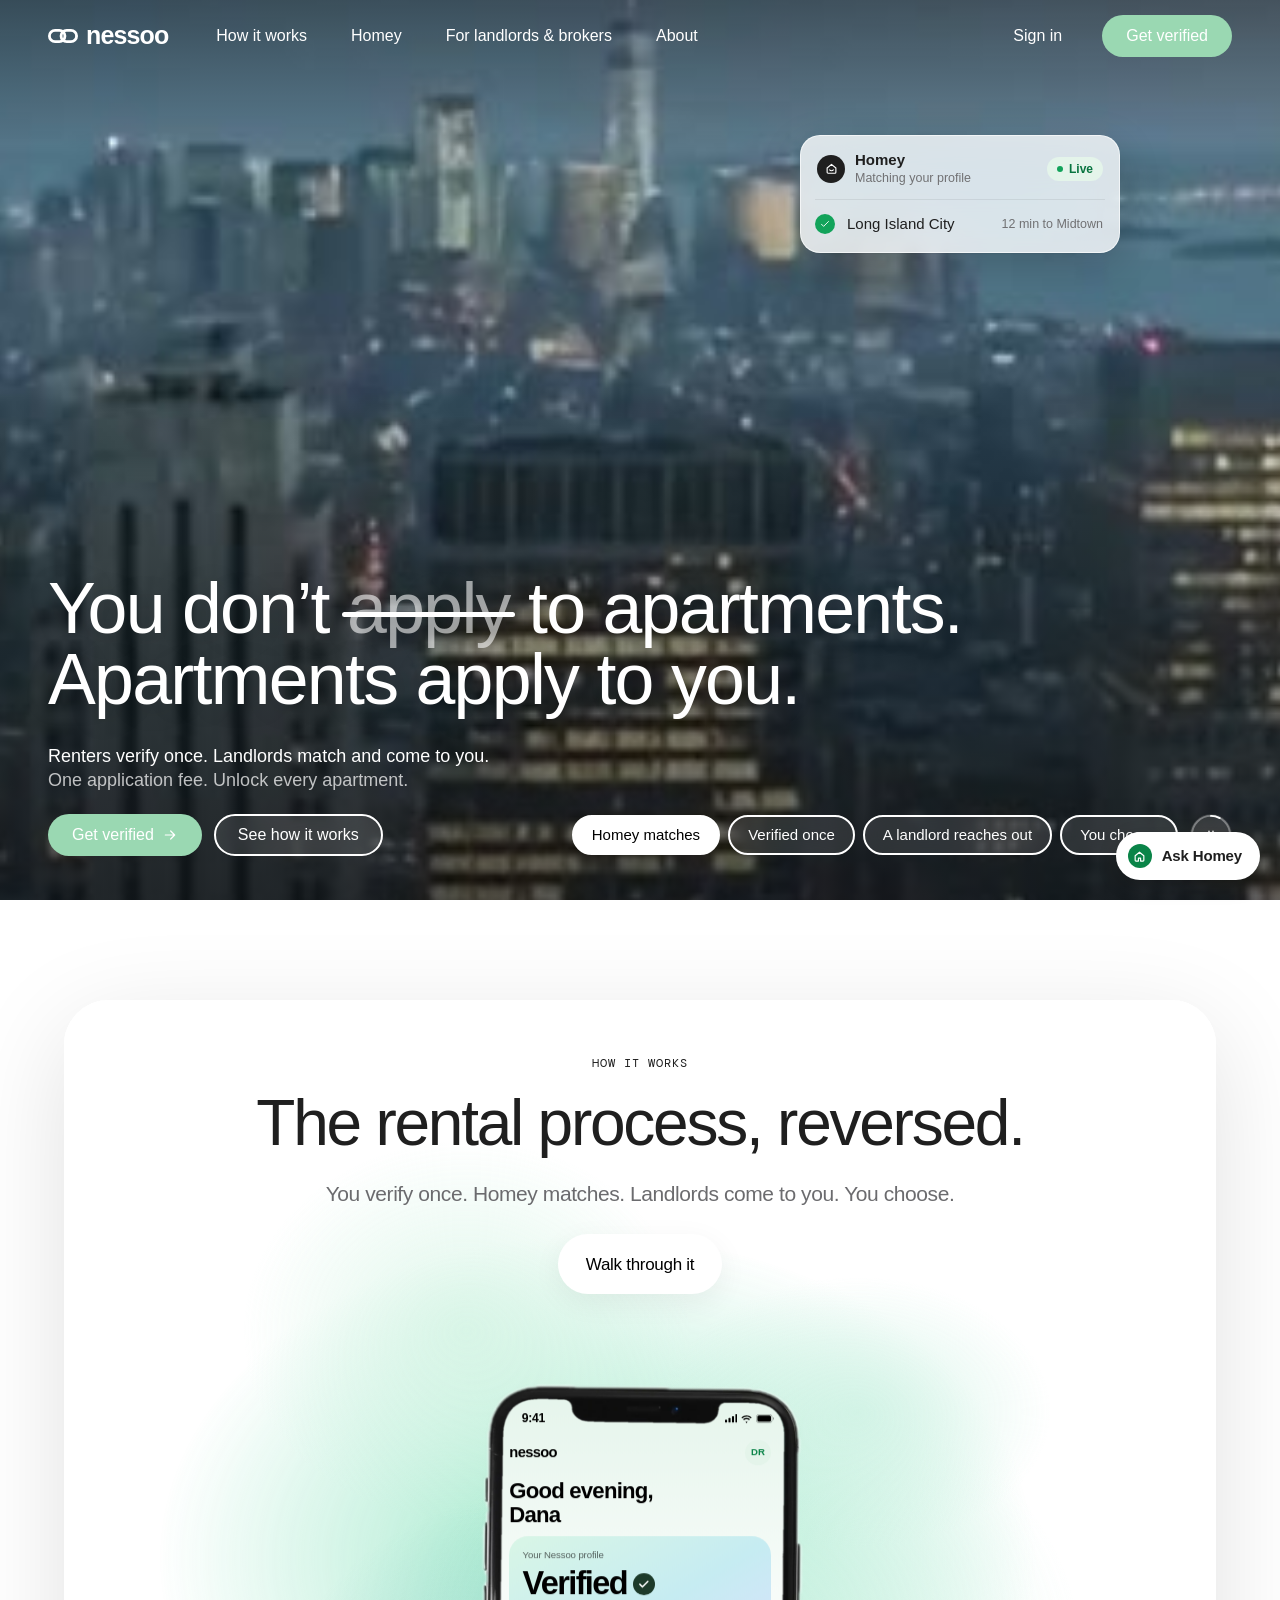
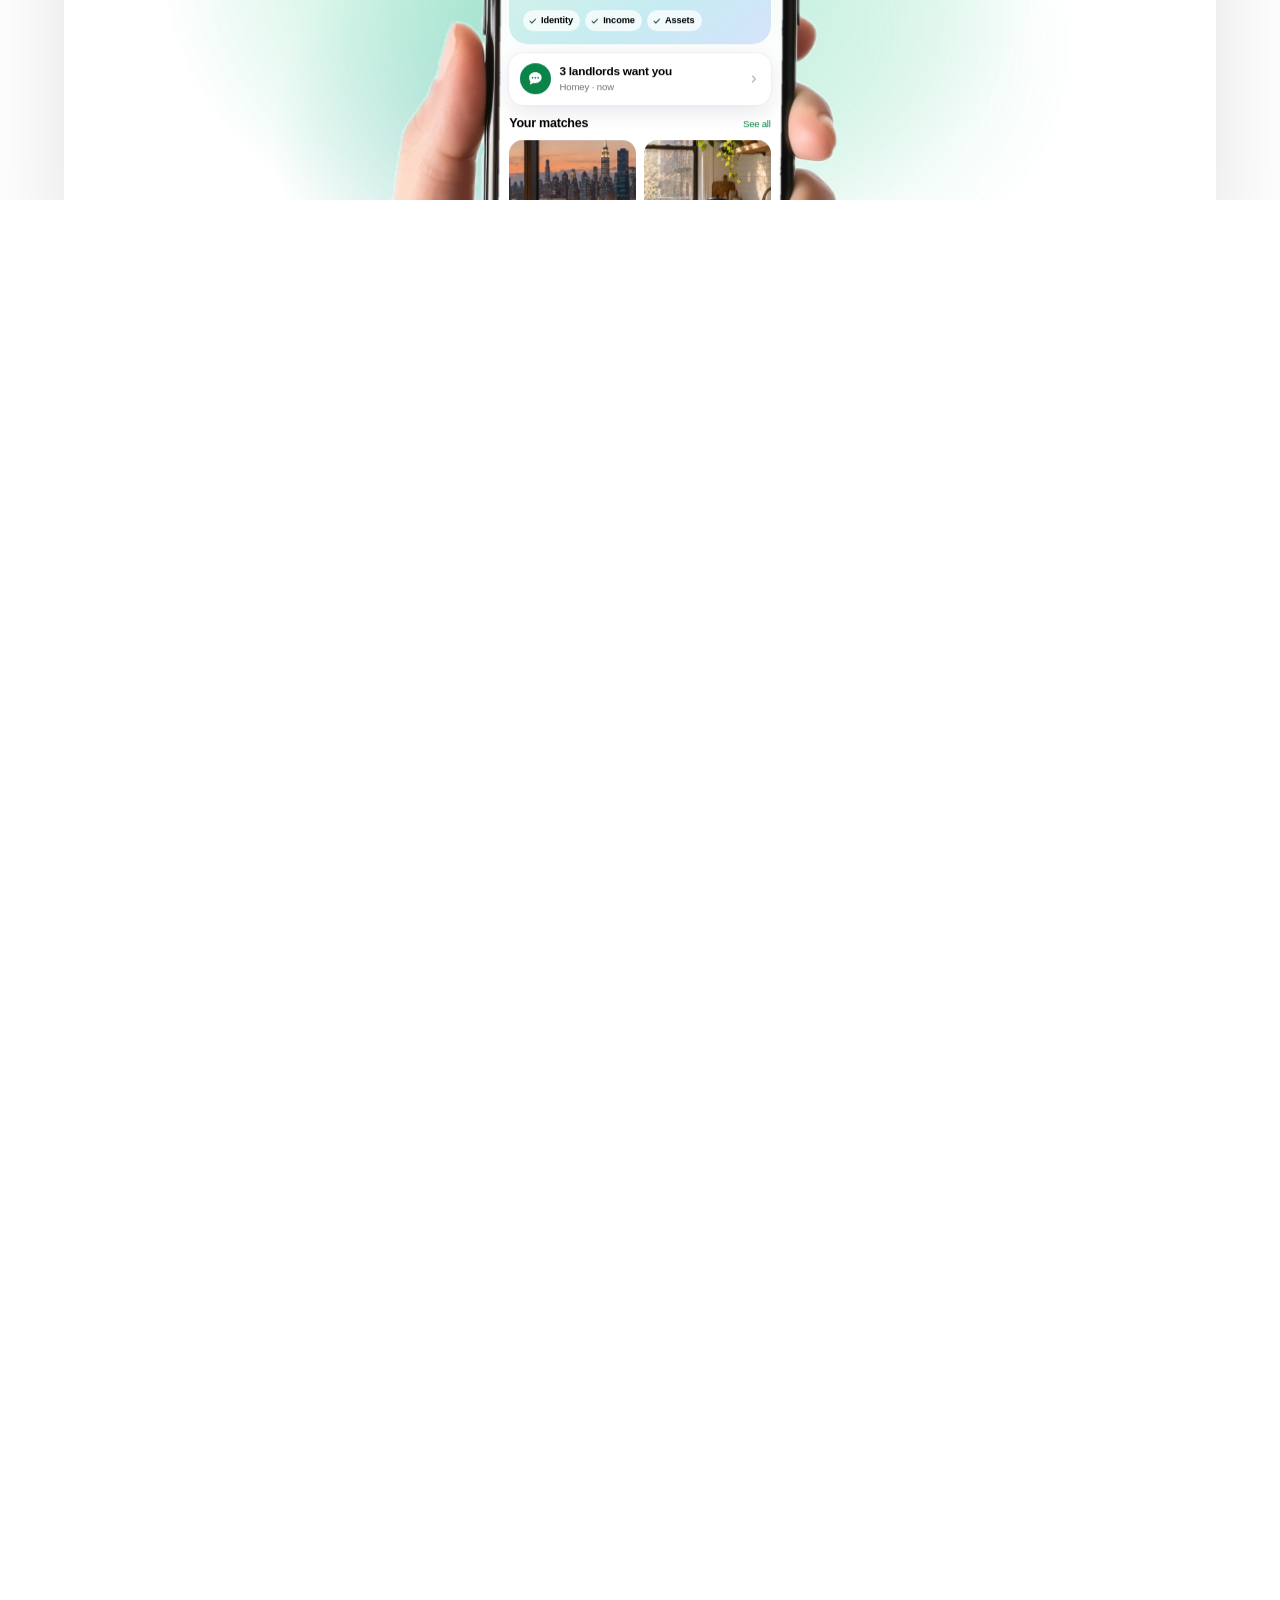
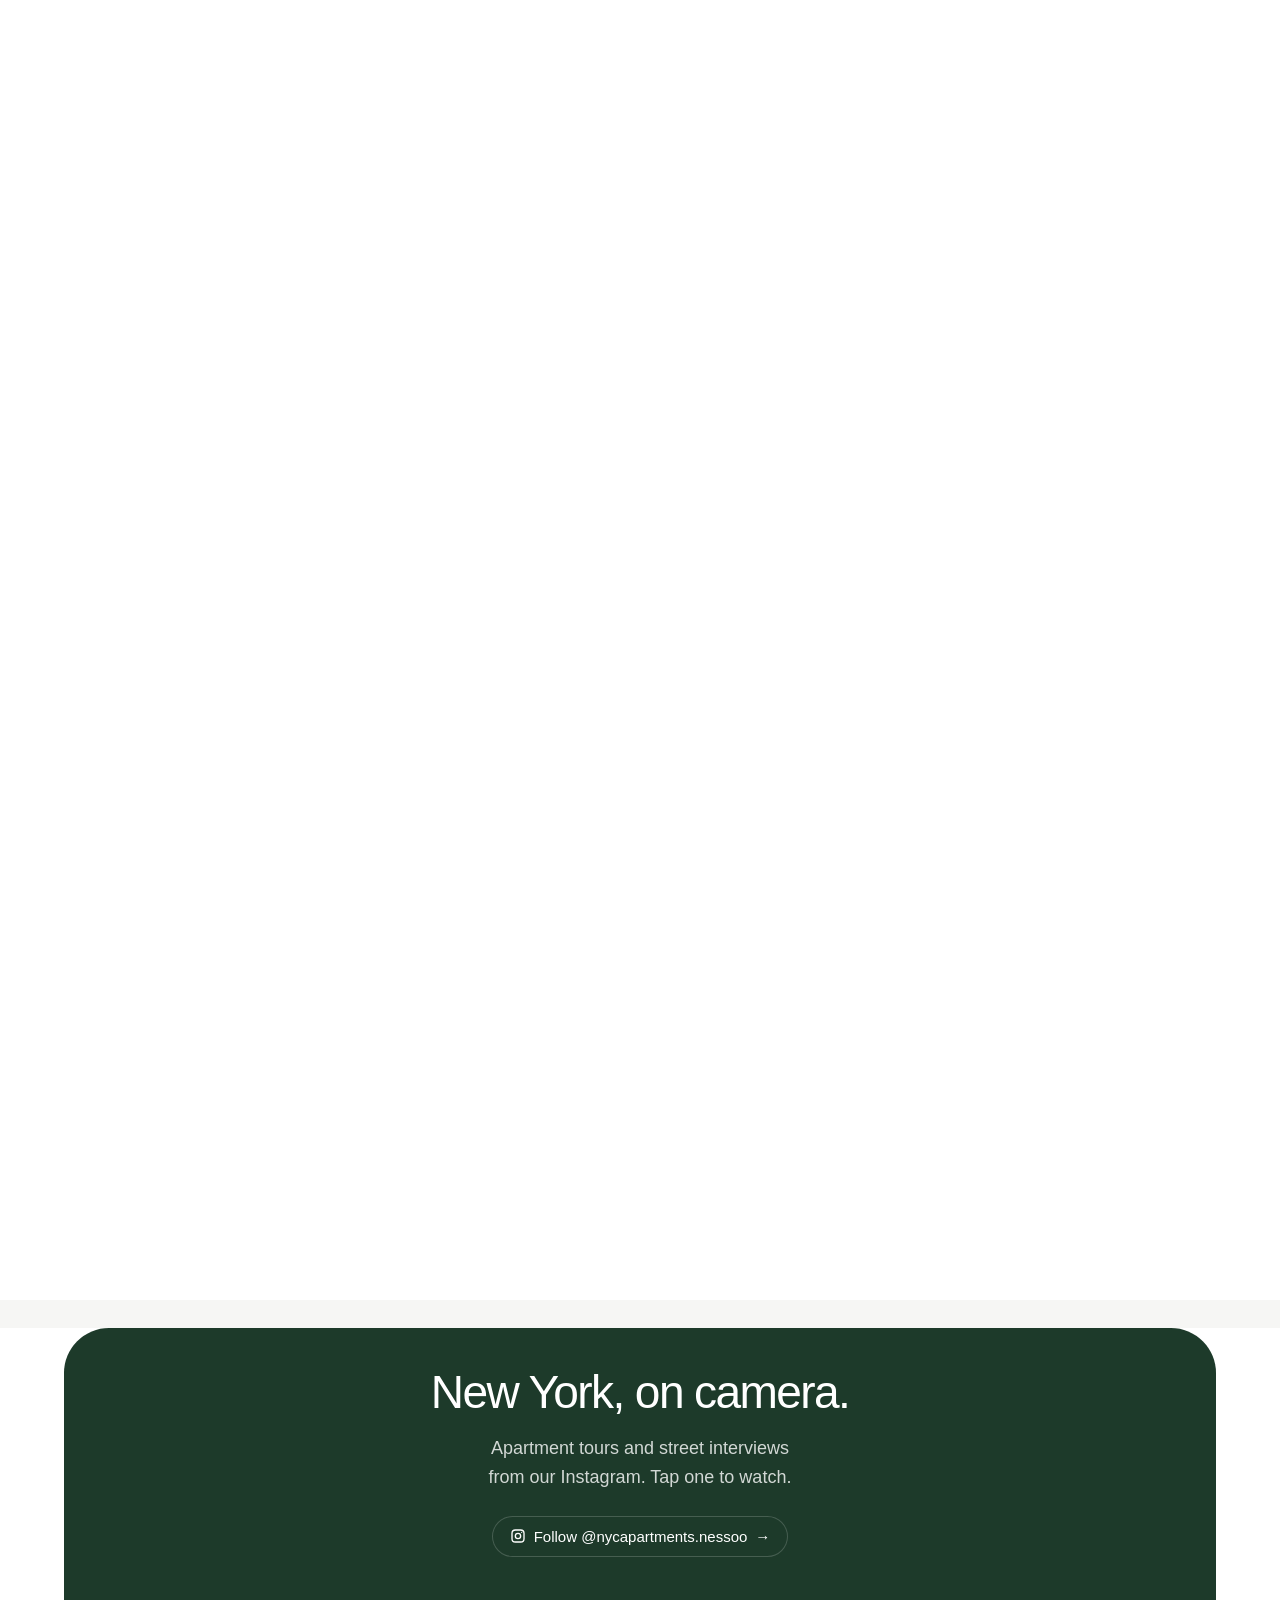
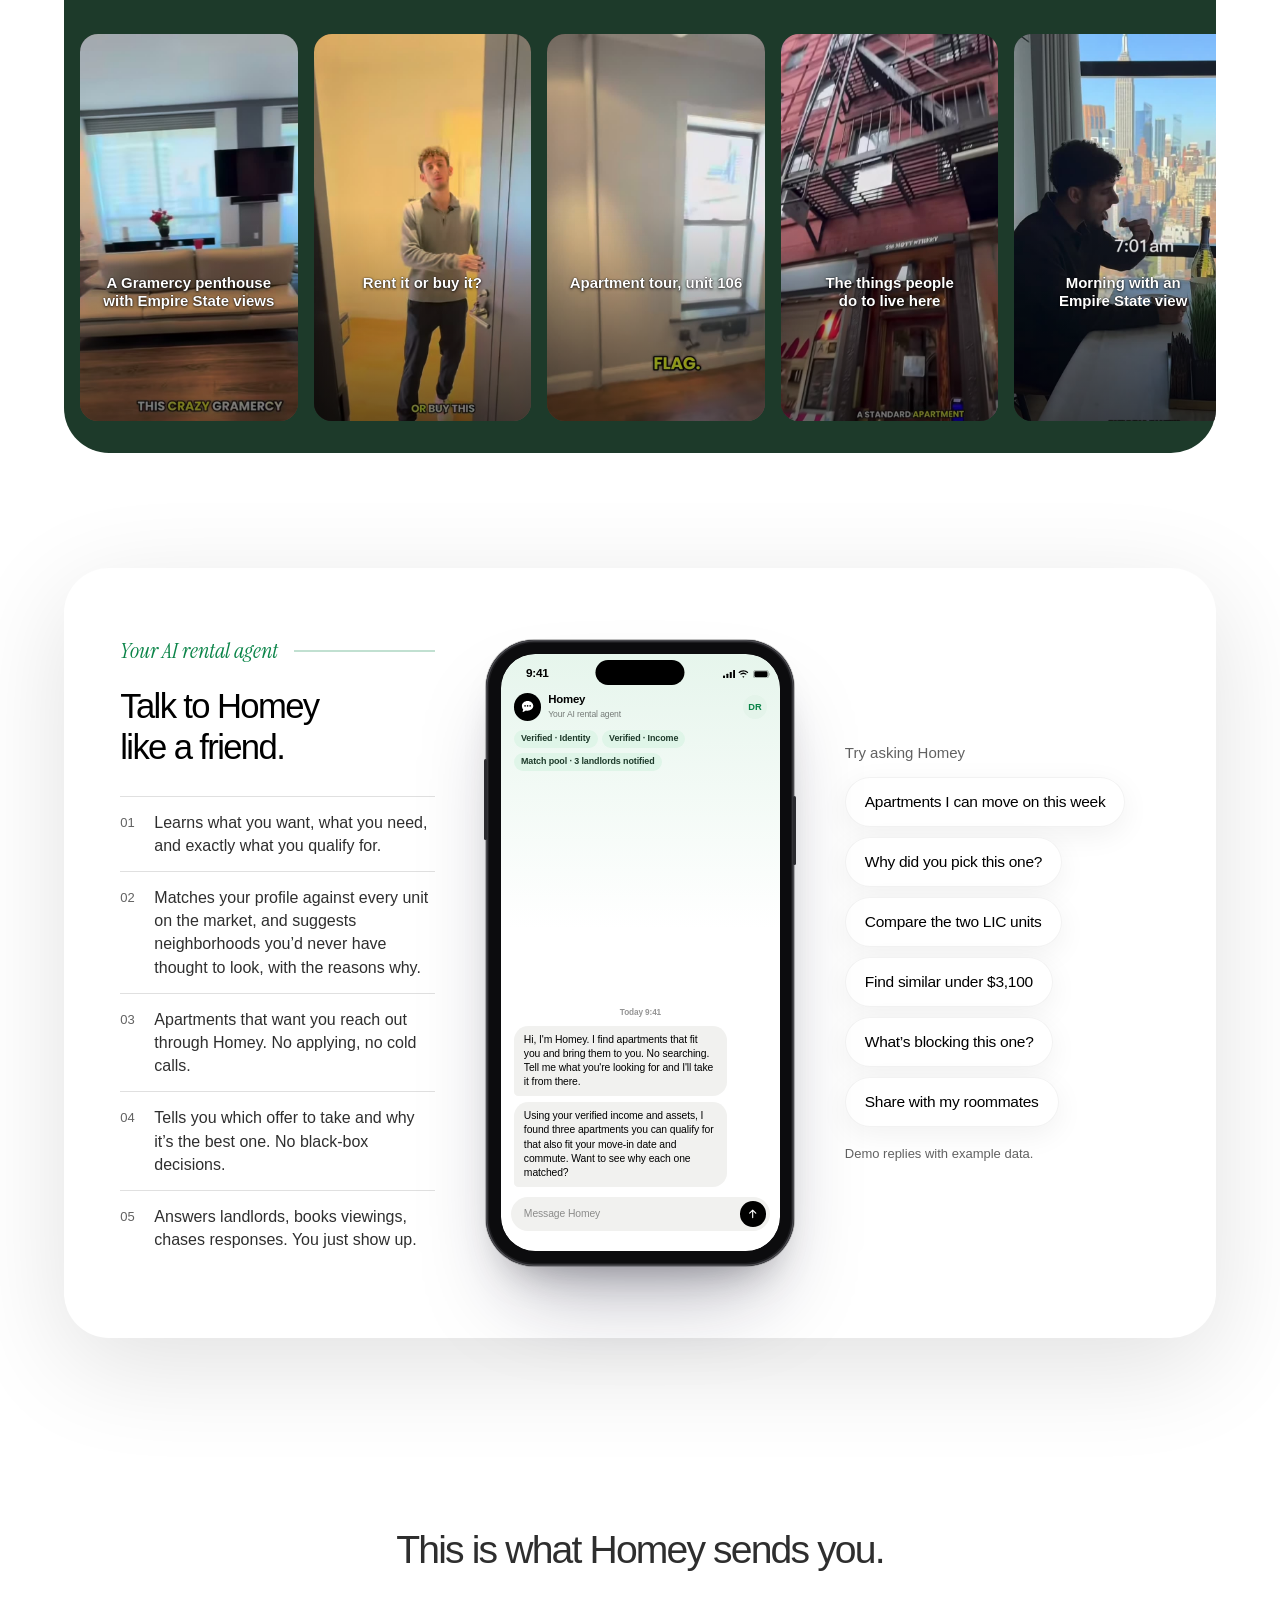
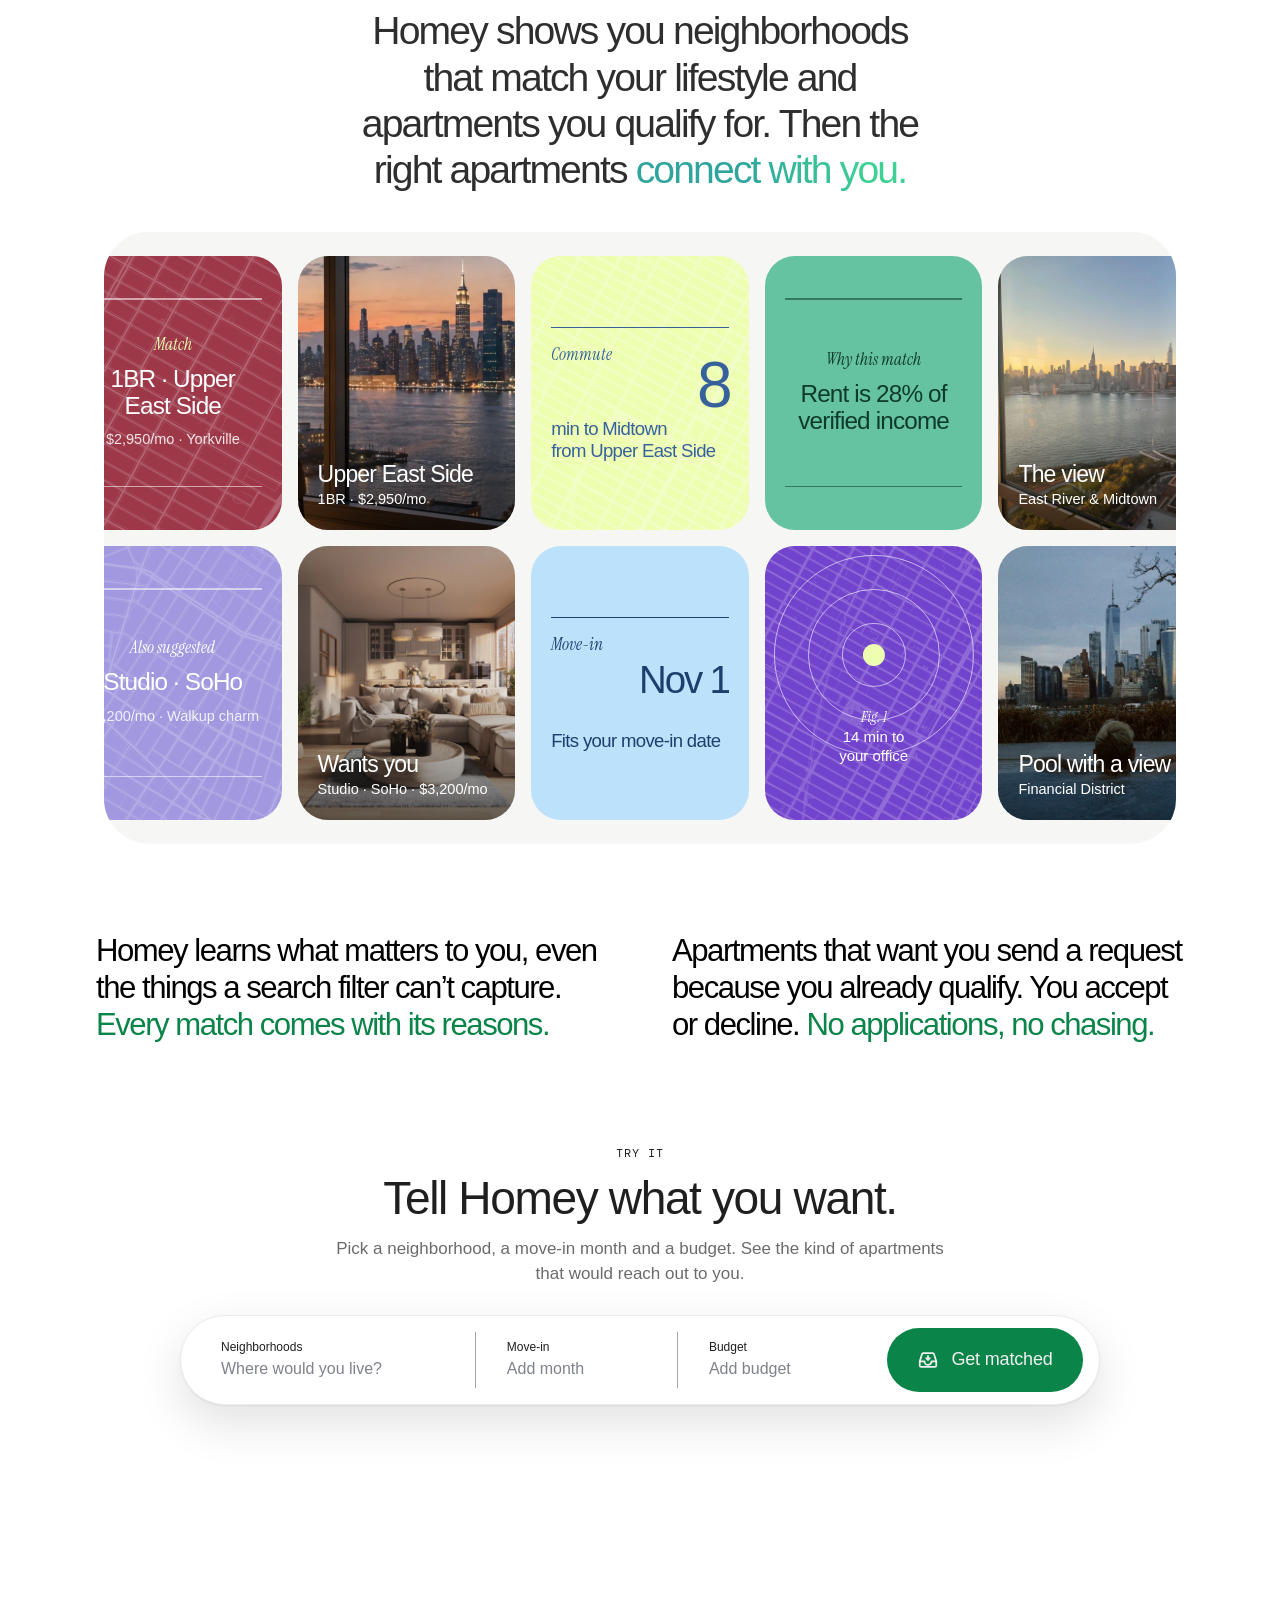
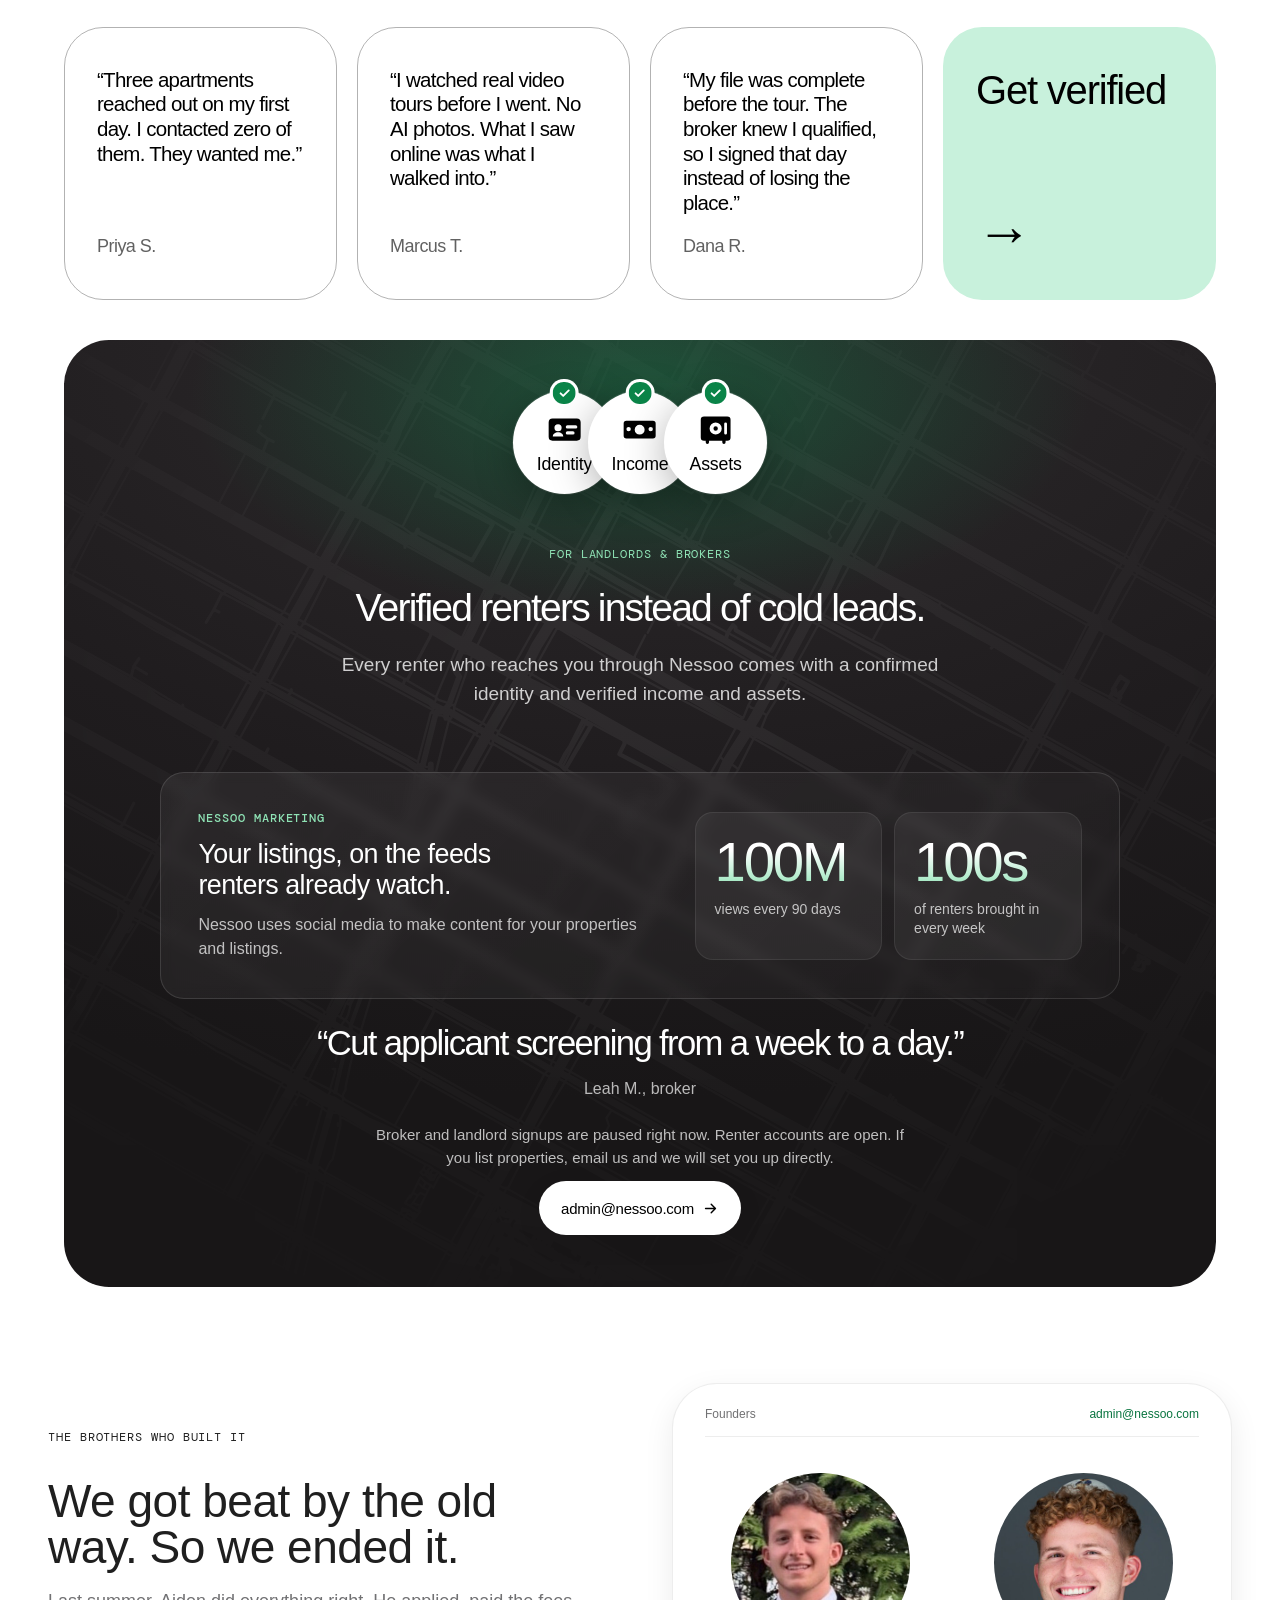
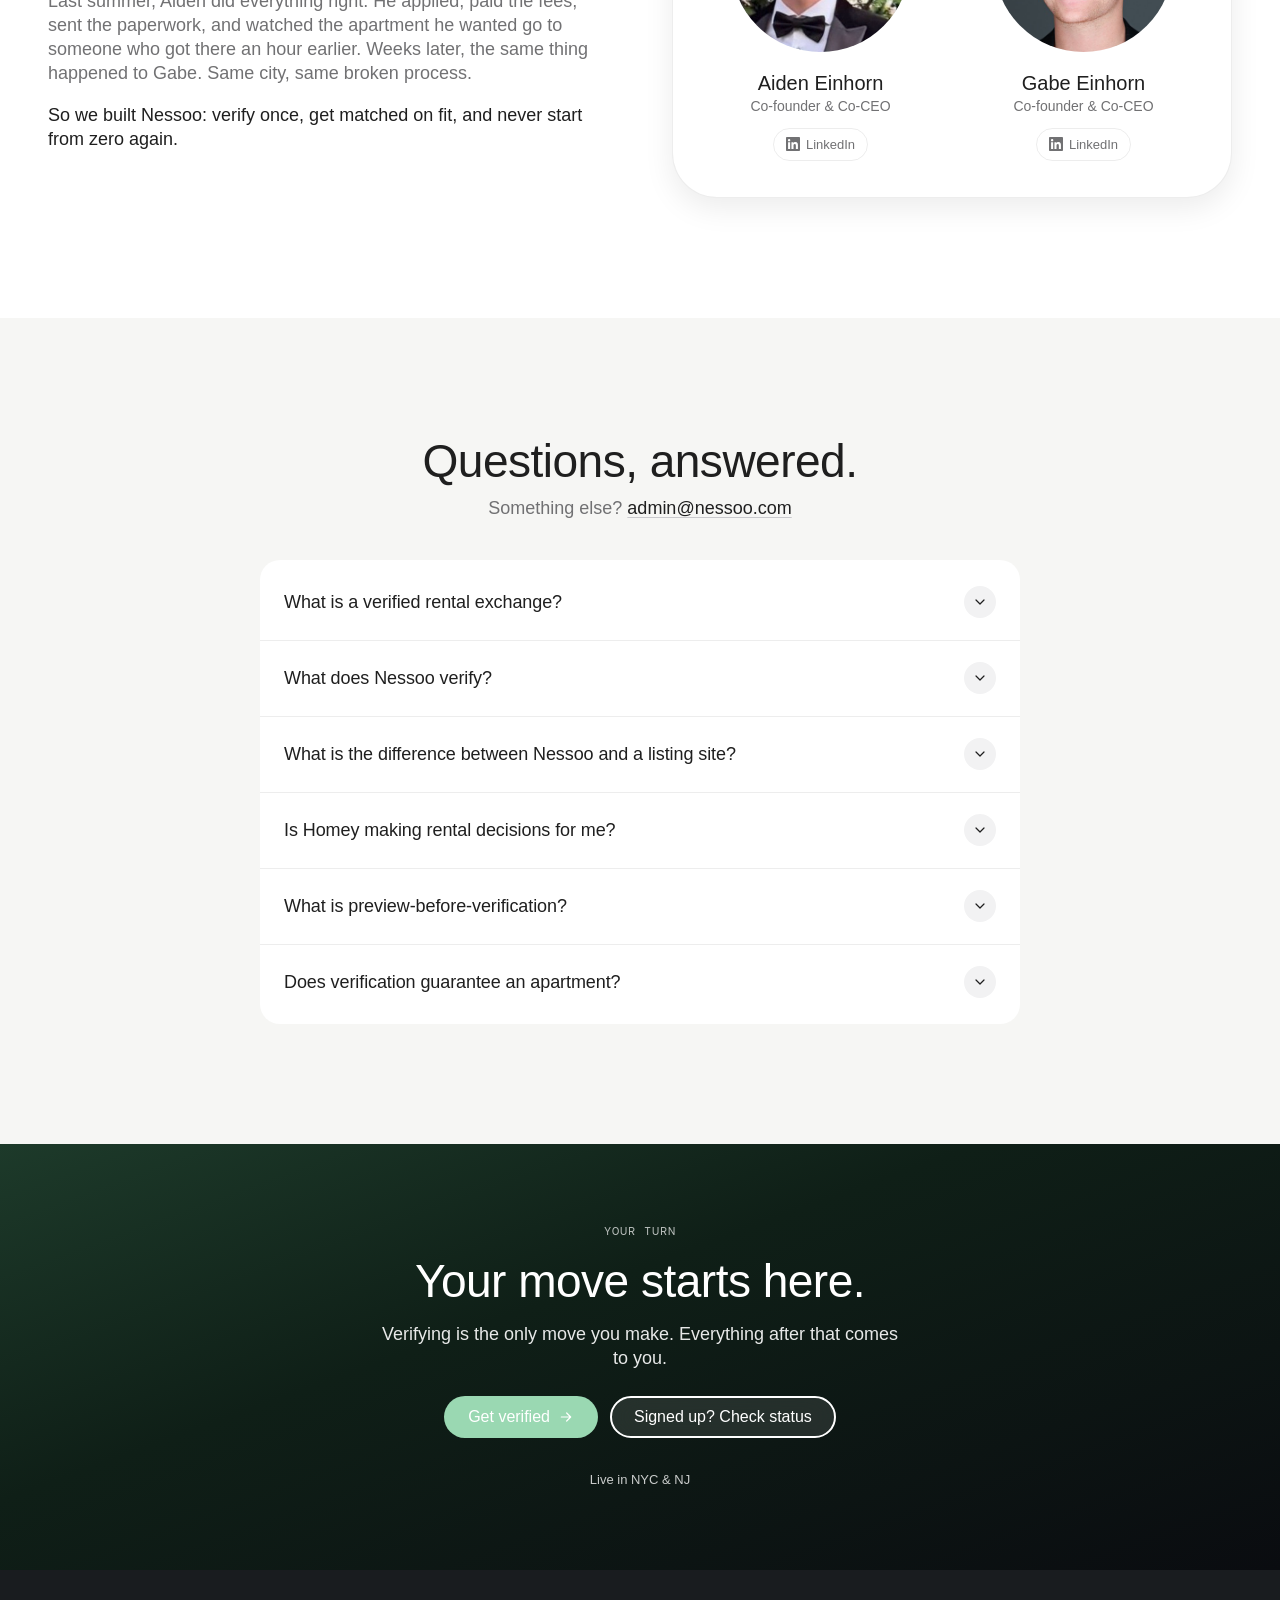
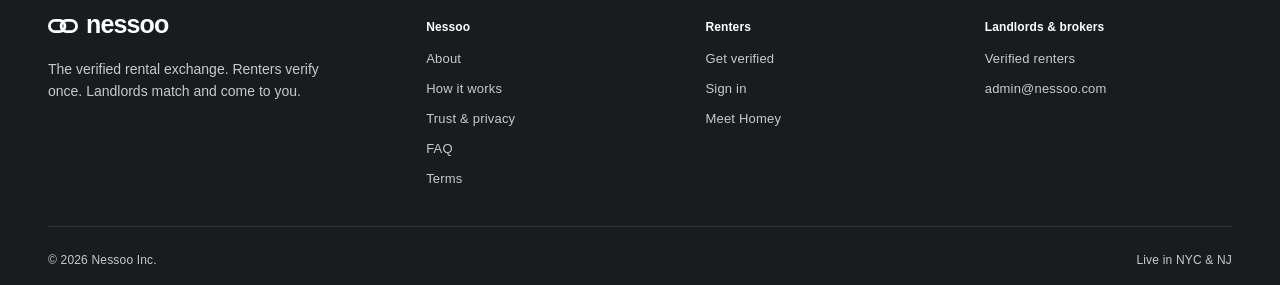
<file: index.html>
<!DOCTYPE html>
<html lang="en">
<head>
<meta charset="utf-8">
<meta name="viewport" content="width=device-width, initial-scale=1, viewport-fit=cover">
<title>Nessoo · Apartments apply to you</title>
<meta name="description" content="Nessoo is the verified rental exchange for NYC and NJ. Verify once. Homey matches you, landlords come to you, you choose.">
<meta name="theme-color" content="#1f1f1f">
<link rel="icon" type="image/svg+xml" href="/favicon.svg">
<link rel="canonical" href="https://nessoo-landing.vercel.app/">
<meta property="og:type" content="website">
<meta property="og:site_name" content="Nessoo">
<meta property="og:url" content="https://nessoo-landing.vercel.app/">
<meta property="og:title" content="Nessoo · Apartments apply to you">
<meta property="og:description" content="Renters verify once. Landlords match and come to you. The verified rental exchange for NYC and NJ.">
<meta property="og:image" content="https://nessoo-landing.vercel.app/og.jpg">
<meta property="og:image:width" content="1200">
<meta property="og:image:height" content="630">
<meta property="og:image:alt" content="A couple walking up a brownstone stoop. You don't apply to apartments. Apartments apply to you.">
<meta name="twitter:card" content="summary_large_image">
<meta name="twitter:title" content="Nessoo · Apartments apply to you">
<meta name="twitter:description" content="Renters verify once. Landlords match and come to you.">
<meta name="twitter:image" content="https://nessoo-landing.vercel.app/og.jpg">
<link rel="preconnect" href="https://api.fontshare.com" crossorigin>
<link rel="preconnect" href="https://cdn.fontshare.com" crossorigin>
<link rel="preconnect" href="https://fonts.googleapis.com">
<link rel="preconnect" href="https://fonts.gstatic.com" crossorigin>
<link rel="stylesheet" href="https://api.fontshare.com/v2/css?f[]=general-sans@400,500,600&display=swap">
<link rel="stylesheet" href="https://fonts.googleapis.com/css2?family=DM+Mono:wght@400;500&family=Instrument+Serif:ital@0;1&display=swap">
<script>
(function () {
  var d = document.documentElement;
  d.classList.add('ly-js', 'm-js', 'p-js', 's-js');
  if (matchMedia('(min-width: 761px) and (min-height: 560px) and (prefers-reduced-motion: no-preference)').matches) d.classList.add('p-can-pin');
})();
</script>
<link rel="stylesheet" href="/css/site.css">
<link rel="stylesheet" href="/css/unify.css">
<style>
.rl { background: #1d3a2a !important; color: #fff !important; }
.rl .rl-head { color: #fff; }
.rl .rl-head p { color: #ffffffcc !important; }
.rl .ly-btn--glass { color: #fff !important; background: transparent !important; border: 1.5px solid #ffffff80 !important; backdrop-filter: none !important; }
.rl { border: none; margin: 0; padding: 40px 0 32px !important; margin-top: 28px !important; }
.rl { margin-left: var(--gutter) !important; margin-right: var(--gutter) !important; border-radius: var(--r-card); }
.fd-card { aspect-ratio: auto !important; background: #fff; border: 1px solid var(--ly-line); border-radius: var(--r-card); box-shadow: 0 10px 30px #00000014; padding: 10px clamp(20px, 3vw, 32px) clamp(24px, 3vw, 36px); }
.fd-card .ly-sheet__h { border-bottom: 1px solid var(--ly-line); padding: 12px 0 14px; }
.fd-people { display: grid; grid-template-columns: 1fr 1fr; gap: clamp(16px, 3vw, 32px); padding-top: clamp(24px, 3vw, 36px); }
.fd-person { display: grid; justify-items: center; text-align: center; }
.fd-person img { width: clamp(120px, 14vw, 180px) !important; height: clamp(120px, 14vw, 180px) !important; max-width: none; flex: none; border-radius: 50%; object-fit: cover; margin-bottom: 18px; }
.fd-people { align-items: start; }
.fd-li { display: inline-flex; align-items: center; gap: 6px; margin-top: 12px; padding: 6px 12px; border: 1px solid var(--ly-line); border-radius: 999px; font-family: var(--ly-ui); font-size: 13px; color: var(--ly-ink-2); transition: color .2s, border-color .2s, background-color .2s; }
.fd-li:hover { color: #0a66c2; border-color: #0a66c2; background: #0a66c20d; }
.p-quotes .p-qc blockquote { font-size: clamp(20px, 1.6vw, 24px); line-height: 1.2; }
.fd-person b { font-size: 20px; font-weight: 500; line-height: 26px; }
.fd-person small { font-family: var(--ly-ui); color: var(--ly-ink-2); font-size: 14px; line-height: 20px; }
.p-matches .p-collage { margin: 3vw auto 0; max-width: 1200px; }
.p-matches .p-collage .p-col-row { width: 100%; margin-left: 0; padding: 0 24px; }
.p-matches .p-col-row .p-tc { aspect-ratio: 270/340; }
.p-matches .p-col-row .p-tc-num { font-size: 5vw; }
.p-matches .p-col-row .p-tc-num--sm { font-size: 3vw; }
@media (width<=767px) {
  .p-matches .p-col-row .p-tc { aspect-ratio: 270/320; }
  .p-matches .p-col-row .p-tc-num { font-size: 12vw; }
  .p-matches .p-col-row .p-tc-num--sm { font-size: 8vw; }
}
:root { --ly-accent: #9AD8B2 !important; --ly-accent-hover: #82c99e !important; } .p-ll-card { padding-top: 14vw !important; padding-bottom: 4vw !important; } .p-ll-circles { top: 4vw !important; } .p-ll-quote { margin-top: 24px !important; } .p-ll-note { margin: 24px 0 12px !important; } .p-landlords { margin-top: 40px !important; } @media (width<=767px) { .p-ll-card { padding-top: 36vw !important; } .p-ll-circles { top: 8vw !important; } } .ly-footer { padding-top: 40px !important; padding-bottom: 24px !important; margin-top: 0 !important; } 
.p-matches .p-collage .p-tc {
  transition: transform 0.4s cubic-bezier(.15,.5,.5,1), box-shadow 0.4s cubic-bezier(.15,.5,.5,1);
  cursor: pointer;
}
.p-matches .p-collage .p-tc:hover {
  transform: scale(1.06);
  z-index: 2;
  box-shadow: 0 20px 50px rgba(0,0,0,0.25);
}
 .ly-footer { padding-bottom: 16px !important; } .ly-footer .ly-footer__bottom { margin-top: 32px !important; } .ly-final { background: linear-gradient(160deg, #1d3a2a 0%, #0f1f17 40%, #0a0c10 100%) !important; min-height: auto !important; align-items: center !important; } .ly-final__scrim { display: none !important; } .ly-final__inner { padding: 80px 0 !important; }</style></head>
<body class="ly-root s-root">
<a class="ly-skip" href="#main">Skip to content</a>
<header class="ly-nav" data-nav data-tone="light" data-astro-cid-rqkkofux><div class="ly-wrap ly-nav__bar" data-astro-cid-rqkkofux><a class="ly-logo ly-nav__logo" href="/" aria-label="Nessoo home" data-astro-cid-yoq5haoy><svg class="ly-logo__mark" viewBox="0 0 34 20" aria-hidden="true" data-astro-cid-yoq5haoy><rect x="1.6" y="3.6" width="17.6" height="12.8" rx="6.4" fill="none" stroke="currentColor" stroke-width="3.2" data-astro-cid-yoq5haoy></rect><rect x="14.8" y="3.6" width="17.6" height="12.8" rx="6.4" fill="none" stroke="currentColor" stroke-width="3.2" data-astro-cid-yoq5haoy></rect></svg><span class="ly-logo__word" data-astro-cid-yoq5haoy>nessoo</span></a><nav class="ly-nav__links" aria-label="Main" data-astro-cid-rqkkofux><a class="ly-nav__link" href="#how-it-works" data-astro-cid-rqkkofux>How it works</a><a class="ly-nav__link" href="#homey" data-astro-cid-rqkkofux>Homey</a><a class="ly-nav__link" href="#landlords" data-astro-cid-rqkkofux>For landlords &amp; brokers</a><a class="ly-nav__link" href="#about" data-astro-cid-rqkkofux>About</a></nav><div class="ly-nav__end" data-astro-cid-rqkkofux><a class="ly-btn ly-btn--ghost ly-nav__signin" href="/sign-in" data-astro-cid-rqkkofux>Sign in</a><a class="ly-btn ly-btn--accent ly-nav__cta" href="/join" data-astro-cid-rqkkofux>Get verified</a><button class="ly-nav__burger" type="button" aria-expanded="false" aria-controls="ly-menu" aria-label="Open menu" data-menu-open data-astro-cid-rqkkofux><svg class viewBox="0 0 24 24" fill="none" stroke="currentColor" stroke-width="1.8" stroke-linecap="round" stroke-linejoin="round" aria-hidden="true"><path d="M4 7h16M4 12h16M4 17h16" /></svg></button></div></div></header>
<div class="ly-menu" id="ly-menu" role="dialog" aria-modal="true" aria-label="Menu" data-menu hidden data-astro-cid-rqkkofux><div class="ly-menu__bar" data-astro-cid-rqkkofux><a class="ly-logo" href="/" aria-label="Nessoo home" data-astro-cid-yoq5haoy><svg class="ly-logo__mark" viewBox="0 0 34 20" aria-hidden="true" data-astro-cid-yoq5haoy><rect x="1.6" y="3.6" width="17.6" height="12.8" rx="6.4" fill="none" stroke="currentColor" stroke-width="3.2" data-astro-cid-yoq5haoy></rect><rect x="14.8" y="3.6" width="17.6" height="12.8" rx="6.4" fill="none" stroke="currentColor" stroke-width="3.2" data-astro-cid-yoq5haoy></rect></svg><span class="ly-logo__word" data-astro-cid-yoq5haoy>nessoo</span></a><button class="ly-menu__close" type="button" aria-label="Close menu" data-menu-close data-astro-cid-rqkkofux><svg class viewBox="0 0 24 24" fill="none" stroke="currentColor" stroke-width="1.8" stroke-linecap="round" stroke-linejoin="round" aria-hidden="true"><path d="M6 6l12 12M18 6L6 18" /></svg></button></div><nav class="ly-menu__list" aria-label="Mobile" data-astro-cid-rqkkofux><a class="ly-menu__lead" href="#homey" data-menu-link data-astro-cid-rqkkofux>Meet Homey <svg class viewBox="0 0 24 24" fill="none" stroke="currentColor" stroke-width="1.8" stroke-linecap="round" stroke-linejoin="round" aria-hidden="true"><path d="M5 12h14M13 6l6 6-6 6" /></svg></a><a class="ly-menu__row" href="#how-it-works" data-menu-link data-astro-cid-rqkkofux><span data-astro-cid-rqkkofux>How it works</span><svg class viewBox="0 0 24 24" fill="none" stroke="currentColor" stroke-width="1.8" stroke-linecap="round" stroke-linejoin="round" aria-hidden="true"><path d="M9 6l6 6-6 6" /></svg></a><a class="ly-menu__row" href="#homey" data-menu-link data-astro-cid-rqkkofux><span data-astro-cid-rqkkofux>Homey</span><svg class viewBox="0 0 24 24" fill="none" stroke="currentColor" stroke-width="1.8" stroke-linecap="round" stroke-linejoin="round" aria-hidden="true"><path d="M9 6l6 6-6 6" /></svg></a><a class="ly-menu__row" href="#landlords" data-menu-link data-astro-cid-rqkkofux><span data-astro-cid-rqkkofux>For landlords &amp; brokers</span><svg class viewBox="0 0 24 24" fill="none" stroke="currentColor" stroke-width="1.8" stroke-linecap="round" stroke-linejoin="round" aria-hidden="true"><path d="M9 6l6 6-6 6" /></svg></a><a class="ly-menu__row" href="#about" data-menu-link data-astro-cid-rqkkofux><span data-astro-cid-rqkkofux>About</span><svg class viewBox="0 0 24 24" fill="none" stroke="currentColor" stroke-width="1.8" stroke-linecap="round" stroke-linejoin="round" aria-hidden="true"><path d="M9 6l6 6-6 6" /></svg></a></nav><div class="ly-menu__foot" data-astro-cid-rqkkofux><p class="ly-menu__note" data-astro-cid-rqkkofux>Live in NYC &amp; NJ</p><div class="ly-menu__btns" data-astro-cid-rqkkofux><a class="ly-btn ly-btn--white" href="/sign-in" data-astro-cid-rqkkofux>Sign in</a><a class="ly-btn ly-btn--accent" href="/join" data-astro-cid-rqkkofux>Get verified</a></div></div></div>
<main id="main">
<section class="ly-hero" data-hero data-nav-media aria-labelledby="ly-hero-h1"><div class="ly-hero__frame" data-hero-frame><video class="ly-hero__video" data-hero-video muted playsinline loop preload="metadata" aria-hidden="true" tabindex="-1"></video><img class="ly-hero__still" data-hero-still alt="" aria-hidden="true" decoding="async"></div><div class="ly-hero__scrim" aria-hidden="true"></div><div class="ly-hero__layer" data-hero-layer aria-hidden="true"><div class="ly-ann" data-ann data-in="0.5" data-out="6.72" data-x="0.6" data-y="0.15" data-mx="0.19" data-my="0.115"><div class="ly-ann__in ly-glass ly-match"><div class="ly-match__head"><span class="ly-disc ly-disc--sm"><svg class viewBox="0 0 24 24" fill="none" stroke="currentColor" stroke-width="1.8" stroke-linecap="round" stroke-linejoin="round" aria-hidden="true"><path d="M5 11.2L12 5.5l7 5.7V18a1.5 1.5 0 0 1-1.5 1.5h-11A1.5 1.5 0 0 1 5 18z" /><path d="M9 14.2c.8.9 1.8 1.3 3 1.3s2.2-.4 3-1.3" /></svg></span><div class="ly-match__who"><p class="ly-match__t">Homey</p><p class="ly-match__s"><span class="ly-swap" data-part data-in="0" data-out="5.5">Matching your profile</span><span class="ly-swap" data-part data-in="5.5">3 landlords notified</span></p></div><span class="ly-live"><i></i>Live</span></div><ul class="ly-match__list"><li data-part data-in="1.35"><span class="ly-check"><svg class viewBox="0 0 24 24" fill="none" stroke="currentColor" stroke-width="1.8" stroke-linecap="round" stroke-linejoin="round" aria-hidden="true"><path d="M5 12.5l4.2 4.2L19 7" /></svg></span><b>Long Island City</b><span>12 min to Midtown</span></li><li data-part data-in="2.75"><span class="ly-check"><svg class viewBox="0 0 24 24" fill="none" stroke="currentColor" stroke-width="1.8" stroke-linecap="round" stroke-linejoin="round" aria-hidden="true"><path d="M5 12.5l4.2 4.2L19 7" /></svg></span><b>Greenpoint</b><span>Laundry in unit</span></li><li data-part data-in="4.15"><span class="ly-check"><svg class viewBox="0 0 24 24" fill="none" stroke="currentColor" stroke-width="1.8" stroke-linecap="round" stroke-linejoin="round" aria-hidden="true"><path d="M5 12.5l4.2 4.2L19 7" /></svg></span><b>Fort Greene</b><span>Fits your Nov 1 move-in</span></li></ul></div></div><div class="ly-ann" data-ann data-in="7.45" data-out="11.95" data-x="0.1" data-y="0.34" data-mx="0.041" data-my="0.43"><div class="ly-ann__in ly-chip ly-vchip"><span class="ly-vchip__ring" data-part data-in="8.05"><span class="ly-check"><svg class viewBox="0 0 24 24" fill="none" stroke="currentColor" stroke-width="1.8" stroke-linecap="round" stroke-linejoin="round" aria-hidden="true"><path d="M5 12.5l4.2 4.2L19 7" /></svg></span></span>Identity</div></div><div class="ly-ann" data-ann data-in="8.05" data-out="11.95" data-x="0.5" data-y="0.36" data-mx="0.348" data-my="0.43"><div class="ly-ann__in ly-chip ly-vchip"><span class="ly-vchip__ring" data-part data-in="8.65"><span class="ly-check"><svg class viewBox="0 0 24 24" fill="none" stroke="currentColor" stroke-width="1.8" stroke-linecap="round" stroke-linejoin="round" aria-hidden="true"><path d="M5 12.5l4.2 4.2L19 7" /></svg></span></span>Income</div></div><div class="ly-ann" data-ann data-in="8.65" data-out="11.95" data-x="0.83" data-y="0.42" data-mx="0.638" data-my="0.43"><div class="ly-ann__in ly-chip ly-vchip"><span class="ly-vchip__ring" data-part data-in="9.25"><span class="ly-check"><svg class viewBox="0 0 24 24" fill="none" stroke="currentColor" stroke-width="1.8" stroke-linecap="round" stroke-linejoin="round" aria-hidden="true"><path d="M5 12.5l4.2 4.2L19 7" /></svg></span></span>Assets</div></div><div class="ly-ann" data-ann data-in="12.2" data-out="19.35" data-x="0.695" data-y="0.33" data-mx="0.184" data-my="0.41"><div class="ly-ann__in ly-glass ly-note"><div class="ly-note__state" data-part data-in="0" data-out="14.8"><span class="ly-disc"><svg class viewBox="0 0 24 24" fill="none" stroke="currentColor" stroke-width="1.8" stroke-linecap="round" stroke-linejoin="round" aria-hidden="true"><path d="M4 10.5L12 4l8 6.5V20h-5.5v-5.5h-5V20H4z" /></svg></span><div><p class="ly-note__meta">Homey · now</p><p class="ly-note__t">A landlord wants you</p><p class="ly-note__s">2BR · Fort Greene</p></div></div><div class="ly-note__state" data-part data-in="14.8"><span class="ly-disc ly-disc--green"><svg class viewBox="0 0 24 24" fill="none" stroke="currentColor" stroke-width="1.8" stroke-linecap="round" stroke-linejoin="round" aria-hidden="true"><path d="M5 12.5l4.2 4.2L19 7" /></svg></span><div><p class="ly-note__meta">Your choice</p><p class="ly-note__t">You chose this one.</p><p class="ly-note__s">2BR · Fort Greene · Move-in Nov 1</p></div></div></div></div></div><p class="ly-sr">In the film, a live layer shows Nessoo working: over the skyline Homey matches your profile to Long Island City, Greenpoint and Fort Greene; on the stoop your identity, income and assets are verified; as the key turns, a landlord with a two-bedroom in Fort Greene reaches out; at the door, you chose this one.</p><div class="ly-hero__content"><div class="ly-wrap"><h1 class="ly-h1 ly-hero__h1" id="ly-hero-h1"><span class="ly-hero__line">You don’t <s class="ly-strike">apply</s> to apartments.</span><span class="ly-hero__line">Apartments apply to you.</span></h1><div class="ly-hero__row"><div class="ly-hero__left"><p class="ly-lead ly-hero__lead">Renters verify once. Landlords match and come to you.<span>One application fee. Unlock every apartment.</span></p><div class="ly-hero__ctas"><a class="ly-btn ly-btn--accent" href="/join">Get verified <svg class="ly-arrow" viewBox="0 0 24 24" fill="none" stroke="currentColor" stroke-width="1.8" stroke-linecap="round" stroke-linejoin="round" aria-hidden="true"><path d="M5 12h14M13 6l6 6-6 6" /></svg></a><a class="ly-btn ly-btn--glass" href="#how-it-works">See how it works</a></div></div><div class="ly-hero__controls"><div class="ly-tabs ly-hero__tabs" role="tablist" aria-label="Film chapters"><button class="ly-tab" type="button" role="tab" aria-selected="true" data-chapter="city"><span class="ly-hero__tl">Homey matches</span><span class="ly-hero__ts">Match</span></button><button class="ly-tab" type="button" role="tab" aria-selected="false" data-chapter="stoop"><span class="ly-hero__tl">Verified once</span><span class="ly-hero__ts">Verify</span></button><button class="ly-tab" type="button" role="tab" aria-selected="false" data-chapter="key"><span class="ly-hero__tl">A landlord reaches out</span><span class="ly-hero__ts">Hear back</span></button><button class="ly-tab" type="button" role="tab" aria-selected="false" data-chapter="door"><span class="ly-hero__tl">You choose</span><span class="ly-hero__ts">Choose</span></button></div><button class="ly-hero__pause" type="button" data-hero-pause aria-label="Pause film" aria-pressed="false"><svg class="ly-hero__ring" viewBox="0 0 44 44" aria-hidden="true"><circle cx="22" cy="22" r="20"></circle><circle cx="22" cy="22" r="20" data-hero-ring></circle></svg><span class="ly-hero__pi ly-hero__pi--pause"><svg class viewBox="0 0 24 24" fill="none" stroke="currentColor" stroke-width="1.8" stroke-linecap="round" stroke-linejoin="round" aria-hidden="true"><path d="M9 6.5v11M15 6.5v11" /></svg></span><span class="ly-hero__pi ly-hero__pi--play"><svg class viewBox="0 0 24 24" fill="none" stroke="currentColor" stroke-width="1.8" stroke-linecap="round" stroke-linejoin="round" aria-hidden="true"><path d="M8 6l10 6-10 6z" fill="currentColor" /></svg></span></button></div></div></div></div></section>
<div class="p-app"><section class="p-stage" id="how-it-works" aria-label="How Nessoo works" data-stage><div class="p-stage-pin" data-pin><div class="p-stage-shadow" data-shadow aria-hidden="true"></div><div class="p-stage-card" data-card><div class="p-atmo" aria-hidden="true"><div class="p-atmo-l is-bloom is-on" data-atmo="0"></div><div class="p-atmo-l is-mint" data-atmo="w"></div><div class="p-atmo-l is-lilac" data-atmo="1"></div><div class="p-atmo-l is-green" data-atmo="2"></div><div class="p-atmo-l is-lime" data-atmo="3"></div><div class="p-atmo-l is-sky" data-atmo="4"></div><div class="p-atmo-l is-pink" data-atmo="5"></div><div class="p-atmo-l is-dusk" data-atmo="6"></div></div><div class="p-giants" aria-hidden="true"><div class="p-giant is-l p-g-mint" data-giant>verify</div><div class="p-giant is-r p-g-teal" data-giant>once.</div></div><div class="p-hero-copy" data-hero-copy><p class="m-eyebrow">How it works</p><h2 class="p-hero-h">The rental process, reversed.</h2><p class="p-hero-sub">You verify once. Homey matches. Landlords come to you. You choose.</p><div class="p-hero-ctas"><a class="p-pill p-pill--white p-pill--lg" href="#steps" data-jump-steps>Walk through it</a></div></div><div class="p-hero-phone" data-phone><div class="p-hand p-hero-hand"><div class="p-scr"><div class="p-stack" data-stack><div class="p-ui is-tint-lilac is-active" data-step="0"><div class="p-sb"><span class="p-sb-time">9:41</span><span></span><span class="p-sb-icons"><svg class aria-hidden="true" viewBox="0 0 18 12" fill="currentColor"><rect x="0" y="8" width="3" height="4" rx=".8"></rect><rect x="5" y="5.5" width="3" height="6.5" rx=".8"></rect><rect x="10" y="3" width="3" height="9" rx=".8"></rect><rect x="15" y="0" width="3" height="12" rx=".8"></rect></svg><svg class aria-hidden="true" viewBox="0 0 16 12" fill="currentColor"><path d="M8 2.2c2.4 0 4.6.9 6.2 2.5l1.2-1.3A10.3 10.3 0 0 0 8 .4 10.3 10.3 0 0 0 .6 3.4l1.2 1.3A8.6 8.6 0 0 1 8 2.2zm0 3.6c1.4 0 2.7.5 3.7 1.4L13 5.9a7.3 7.3 0 0 0-10 0l1.3 1.3c1-.9 2.3-1.4 3.7-1.4zM8 9.3c.6 0 1.1.2 1.5.6L8 11.6 6.5 9.9c.4-.4.9-.6 1.5-.6z"></path></svg><svg class aria-hidden="true" viewBox="0 0 27 13" fill="none"><rect x=".5" y=".5" width="23" height="12" rx="3.5" stroke="currentColor" opacity=".4"></rect><rect x="2" y="2" width="20" height="9" rx="2.2" fill="currentColor"></rect><path d="M25 4.5v4c.8-.3 1.3-1.1 1.3-2s-.5-1.7-1.3-2z" fill="currentColor" opacity=".45"></path></svg></span></div><div class="p-body"><div class="p-hdr"><span class="p-hdr-word">nessoo</span><span class="p-av">DR</span></div><p class="p-lt">Good evening,<br>Dana</p><div class="p-prof"><div class="p-prof-k">Your Nessoo profile</div><div class="p-prof-v">Verified <span class="p-seal"><svg class aria-hidden="true" viewBox="0 0 24 24" fill="none" stroke="currentColor" stroke-width="2.6" stroke-linecap="round" stroke-linejoin="round"><path d="M5 12.5l4.5 4.5L19 7.5"></path></svg></span></div><div class="p-ticks"><span class="p-tick"><svg class aria-hidden="true" viewBox="0 0 24 24" fill="none" stroke="currentColor" stroke-width="2.6" stroke-linecap="round" stroke-linejoin="round"><path d="M5 12.5l4.5 4.5L19 7.5"></path></svg>Identity</span><span class="p-tick"><svg class aria-hidden="true" viewBox="0 0 24 24" fill="none" stroke="currentColor" stroke-width="2.6" stroke-linecap="round" stroke-linejoin="round"><path d="M5 12.5l4.5 4.5L19 7.5"></path></svg>Income</span><span class="p-tick"><svg class aria-hidden="true" viewBox="0 0 24 24" fill="none" stroke="currentColor" stroke-width="2.6" stroke-linecap="round" stroke-linejoin="round"><path d="M5 12.5l4.5 4.5L19 7.5"></path></svg>Assets</span></div></div><div class="p-note"><span class="p-note-ic"><svg class aria-hidden="true" viewBox="0 0 24 24" fill="currentColor"><path d="M12 3c5 0 9 3.4 9 7.8s-4 7.8-9 7.8c-.9 0-1.8-.1-2.6-.3L5 20.5c-.5.3-1.1-.2-.9-.7l1-3.1C3.8 15.3 3 13.2 3 10.8 3 6.4 7 3 12 3zm-4 6.6a1.3 1.3 0 1 0 0 2.6 1.3 1.3 0 0 0 0-2.6zm4 0a1.3 1.3 0 1 0 0 2.6 1.3 1.3 0 0 0 0-2.6zm4 0a1.3 1.3 0 1 0 0 2.6 1.3 1.3 0 0 0 0-2.6z"></path></svg></span><span><span class="p-note-t">3 landlords want you</span><br><span class="p-note-s">Homey · now</span></span><svg class="p-chev" aria-hidden="true" viewBox="0 0 24 24" fill="none" stroke="currentColor" stroke-width="2.2" stroke-linecap="round" stroke-linejoin="round"><path d="M9 6l6 6-6 6"></path></svg></div><div class="p-sl">Your matches <small>See all</small></div><div class="p-minis"><div class="p-mini"><img src="/app/img/tall-lic-window-skyline-dusk.webp" alt="" loading="lazy"><b>2BR · Long Island City</b></div><div class="p-mini"><img src="/app/img/tall-kitchen-morning.webp" alt="" loading="lazy"><b>1BR · Greenpoint</b></div></div></div><div class="p-tabs"><span class="p-tab is-on"><svg class aria-hidden="true" viewBox="0 0 24 24" fill="currentColor"><path d="M11.3 3.3a1.1 1.1 0 0 1 1.4 0l7.6 6.4c.4.3.7.8.7 1.4v8.4c0 1-.8 1.8-1.8 1.8h-4v-5.6a1.2 1.2 0 0 0-1.2-1.2h-4a1.2 1.2 0 0 0-1.2 1.2v5.6H4.8c-1 0-1.8-.8-1.8-1.8v-8.4c0-.6.3-1.1.7-1.4z"></path></svg><span>Home</span></span><span class="p-tab"><svg class aria-hidden="true" viewBox="0 0 24 24" fill="currentColor"><path d="M12 3c5 0 9 3.4 9 7.8s-4 7.8-9 7.8c-.9 0-1.8-.1-2.6-.3L5 20.5c-.5.3-1.1-.2-.9-.7l1-3.1C3.8 15.3 3 13.2 3 10.8 3 6.4 7 3 12 3zm-4 6.6a1.3 1.3 0 1 0 0 2.6 1.3 1.3 0 0 0 0-2.6zm4 0a1.3 1.3 0 1 0 0 2.6 1.3 1.3 0 0 0 0-2.6zm4 0a1.3 1.3 0 1 0 0 2.6 1.3 1.3 0 0 0 0-2.6z"></path></svg><span>Homey</span></span><span class="p-tab"><svg class aria-hidden="true" viewBox="0 0 24 24" fill="currentColor"><path d="M7 3.5h10A2.5 2.5 0 0 1 19.5 6v12a2.5 2.5 0 0 1-2.5 2.5H7A2.5 2.5 0 0 1 4.5 18V6A2.5 2.5 0 0 1 7 3.5zm1.5 4a1 1 0 0 0 0 2h7a1 1 0 1 0 0-2zm0 4a1 1 0 0 0 0 2h7a1 1 0 1 0 0-2zm0 4a1 1 0 0 0 0 2h4a1 1 0 1 0 0-2z"></path></svg><span>Matches</span></span><span class="p-tab"><svg class aria-hidden="true" viewBox="0 0 24 24" fill="currentColor"><circle cx="12" cy="8" r="4.2"></circle><path d="M4 19.6c0-3.6 3.6-6 8-6s8 2.4 8 6c0 .5-.4.9-.9.9H4.9a.9.9 0 0 1-.9-.9z"></path></svg><span>Profile</span></span></div></div><div class="p-ui is-after" data-step="1" aria-hidden="true"><div class="p-sb"><span class="p-sb-time">9:41</span><span></span><span class="p-sb-icons"><svg class aria-hidden="true" viewBox="0 0 18 12" fill="currentColor"><rect x="0" y="8" width="3" height="4" rx=".8"></rect><rect x="5" y="5.5" width="3" height="6.5" rx=".8"></rect><rect x="10" y="3" width="3" height="9" rx=".8"></rect><rect x="15" y="0" width="3" height="12" rx=".8"></rect></svg><svg class aria-hidden="true" viewBox="0 0 16 12" fill="currentColor"><path d="M8 2.2c2.4 0 4.6.9 6.2 2.5l1.2-1.3A10.3 10.3 0 0 0 8 .4 10.3 10.3 0 0 0 .6 3.4l1.2 1.3A8.6 8.6 0 0 1 8 2.2zm0 3.6c1.4 0 2.7.5 3.7 1.4L13 5.9a7.3 7.3 0 0 0-10 0l1.3 1.3c1-.9 2.3-1.4 3.7-1.4zM8 9.3c.6 0 1.1.2 1.5.6L8 11.6 6.5 9.9c.4-.4.9-.6 1.5-.6z"></path></svg><svg class aria-hidden="true" viewBox="0 0 27 13" fill="none"><rect x=".5" y=".5" width="23" height="12" rx="3.5" stroke="currentColor" opacity=".4"></rect><rect x="2" y="2" width="20" height="9" rx="2.2" fill="currentColor"></rect><path d="M25 4.5v4c.8-.3 1.3-1.1 1.3-2s-.5-1.7-1.3-2z" fill="currentColor" opacity=".45"></path></svg></span></div><div class="p-body"><div class="p-hdr"><span class="p-back"><svg class aria-hidden="true" viewBox="0 0 24 24" fill="none" stroke="currentColor" stroke-width="2.4" stroke-linecap="round" stroke-linejoin="round"><path d="M15 5l-7 7 7 7"></path></svg></span><span class="p-hdr-mid">Step 1 of 2</span><span style="width:9%"></span></div><div class="p-prog"><i style="width:50%"></i></div><p class="p-lt">Verify your identity</p><p class="p-lt-sub">Once. Landlords see a confirmed identity, not your documents.</p><div class="p-scan"><div class="p-idc"><div class="p-idc-ph"></div><div class="p-idc-l"><b>RIVERA, DANA</b><i style="width:90%"></i><i style="width:70%"></i><i style="width:80%"></i><i style="width:46%"></i></div></div><span class="p-scanline"></span></div><div class="p-rows"><div class="p-row"><span class="p-row-ic is-ok"><svg class aria-hidden="true" viewBox="0 0 24 24" fill="none" stroke="currentColor" stroke-width="2.6" stroke-linecap="round" stroke-linejoin="round"><path d="M5 12.5l4.5 4.5L19 7.5"></path></svg></span><span><span class="p-row-t">ID document</span><br><span class="p-row-s">Scanned and matched</span></span><span class="p-row-end is-ok">Done</span></div><div class="p-row"><span class="p-row-ic is-violet"><svg class aria-hidden="true" viewBox="0 0 24 24" fill="currentColor"><circle cx="12" cy="8" r="4.2"></circle><path d="M4 19.6c0-3.6 3.6-6 8-6s8 2.4 8 6c0 .5-.4.9-.9.9H4.9a.9.9 0 0 1-.9-.9z"></path></svg></span><span><span class="p-row-t">Identity</span><br><span class="p-row-s">Confirming who you are</span></span><span class="p-row-end is-muted">Checking…</span></div></div></div><div class="p-ufoot"><span class="p-pb">Continue</span></div></div><div class="p-ui is-tint-mint is-after" data-step="2" aria-hidden="true"><div class="p-sb"><span class="p-sb-time">9:41</span><span></span><span class="p-sb-icons"><svg class aria-hidden="true" viewBox="0 0 18 12" fill="currentColor"><rect x="0" y="8" width="3" height="4" rx=".8"></rect><rect x="5" y="5.5" width="3" height="6.5" rx=".8"></rect><rect x="10" y="3" width="3" height="9" rx=".8"></rect><rect x="15" y="0" width="3" height="12" rx=".8"></rect></svg><svg class aria-hidden="true" viewBox="0 0 16 12" fill="currentColor"><path d="M8 2.2c2.4 0 4.6.9 6.2 2.5l1.2-1.3A10.3 10.3 0 0 0 8 .4 10.3 10.3 0 0 0 .6 3.4l1.2 1.3A8.6 8.6 0 0 1 8 2.2zm0 3.6c1.4 0 2.7.5 3.7 1.4L13 5.9a7.3 7.3 0 0 0-10 0l1.3 1.3c1-.9 2.3-1.4 3.7-1.4zM8 9.3c.6 0 1.1.2 1.5.6L8 11.6 6.5 9.9c.4-.4.9-.6 1.5-.6z"></path></svg><svg class aria-hidden="true" viewBox="0 0 27 13" fill="none"><rect x=".5" y=".5" width="23" height="12" rx="3.5" stroke="currentColor" opacity=".4"></rect><rect x="2" y="2" width="20" height="9" rx="2.2" fill="currentColor"></rect><path d="M25 4.5v4c.8-.3 1.3-1.1 1.3-2s-.5-1.7-1.3-2z" fill="currentColor" opacity=".45"></path></svg></span></div><div class="p-body"><div class="p-hdr"><span class="p-back"><svg class aria-hidden="true" viewBox="0 0 24 24" fill="none" stroke="currentColor" stroke-width="2.4" stroke-linecap="round" stroke-linejoin="round"><path d="M15 5l-7 7 7 7"></path></svg></span><span class="p-hdr-mid">Step 2 of 2</span><span style="width:9%"></span></div><div class="p-prog"><i style="width:100%;background:var(--brand-green)"></i></div><p class="p-lt">Income &amp; assets</p><p class="p-lt-sub">Verified once, sealed into one profile only you control.</p><div class="p-c is-white" style="padding-top:calc(var(--p)*4);padding-bottom:calc(var(--p)*4)"><div class="p-rows"><div class="p-row"><span class="p-row-ic is-ok"><svg class aria-hidden="true" viewBox="0 0 24 24" fill="currentColor"><circle cx="12" cy="8" r="4.2"></circle><path d="M4 19.6c0-3.6 3.6-6 8-6s8 2.4 8 6c0 .5-.4.9-.9.9H4.9a.9.9 0 0 1-.9-.9z"></path></svg></span><span><span class="p-row-t">Identity</span><br><span class="p-row-s">Confirmed</span></span><span class="p-row-end is-ok"><svg class aria-hidden="true" viewBox="0 0 24 24" fill="none" stroke="currentColor" stroke-width="2.6" stroke-linecap="round" stroke-linejoin="round"><path d="M5 12.5l4.5 4.5L19 7.5"></path></svg>Verified</span></div><div class="p-row"><span class="p-row-ic is-ok"><svg class aria-hidden="true" viewBox="0 0 64 64" fill="currentColor"><path d="M8 16h48a5 5 0 0 1 5 5v22a5 5 0 0 1-5 5H8a5 5 0 0 1-5-5V21a5 5 0 0 1 5-5zm24 7a9 9 0 1 0 0 18 9 9 0 0 0 0-18zM12 27a4 4 0 1 0 0 8 4 4 0 0 0 0-8zm40 0a4 4 0 1 0 0 8 4 4 0 0 0 0-8z" fill-rule="evenodd"></path></svg></span><span><span class="p-row-t">Income</span><br><span class="p-row-s">From your payroll</span></span><span class="p-row-end is-ok"><svg class aria-hidden="true" viewBox="0 0 24 24" fill="none" stroke="currentColor" stroke-width="2.6" stroke-linecap="round" stroke-linejoin="round"><path d="M5 12.5l4.5 4.5L19 7.5"></path></svg>Verified</span></div><div class="p-row"><span class="p-row-ic is-ok"><svg class aria-hidden="true" viewBox="0 0 64 64" fill="currentColor"><path d="M11 8h42a6 6 0 0 1 6 6v32a6 6 0 0 1-6 6h-3v3a3 3 0 0 1-6 0v-3H20v3a3 3 0 0 1-6 0v-3h-3a6 6 0 0 1-6-6V14a6 6 0 0 1 6-6zm21 11a11 11 0 1 0 0 22 11 11 0 0 0 0-22zm0 7a4 4 0 1 1 0 8 4 4 0 0 1 0-8zm18-7a2.5 2.5 0 0 0-2.5 2.5v17a2.5 2.5 0 0 0 5 0v-17A2.5 2.5 0 0 0 50 19z" fill-rule="evenodd"></path></svg></span><span><span class="p-row-t">Assets</span><br><span class="p-row-s">From your bank</span></span><span class="p-row-end is-ok"><svg class aria-hidden="true" viewBox="0 0 24 24" fill="none" stroke="currentColor" stroke-width="2.6" stroke-linecap="round" stroke-linejoin="round"><path d="M5 12.5l4.5 4.5L19 7.5"></path></svg>Verified</span></div><div class="p-row"><span class="p-row-ic"><svg class aria-hidden="true" viewBox="0 0 24 24" fill="currentColor"><path d="M7 3.5h10A2.5 2.5 0 0 1 19.5 6v12a2.5 2.5 0 0 1-2.5 2.5H7A2.5 2.5 0 0 1 4.5 18V6A2.5 2.5 0 0 1 7 3.5zm1.5 4a1 1 0 0 0 0 2h7a1 1 0 1 0 0-2zm0 4a1 1 0 0 0 0 2h7a1 1 0 1 0 0-2zm0 4a1 1 0 0 0 0 2h4a1 1 0 1 0 0-2z"></path></svg></span><span><span class="p-row-t">Rental history</span><br><span class="p-row-s">Optional</span></span><span class="p-row-end is-muted"><svg class aria-hidden="true" viewBox="0 0 24 24" fill="none" stroke="currentColor" stroke-width="2.2" stroke-linecap="round"><path d="M12 5v14M5 12h14"></path></svg>Add</span></div><div class="p-row"><span class="p-row-ic"><svg class aria-hidden="true" viewBox="0 0 24 24" fill="currentColor"><path d="M12 3c5 0 9 3.4 9 7.8s-4 7.8-9 7.8c-.9 0-1.8-.1-2.6-.3L5 20.5c-.5.3-1.1-.2-.9-.7l1-3.1C3.8 15.3 3 13.2 3 10.8 3 6.4 7 3 12 3zm-4 6.6a1.3 1.3 0 1 0 0 2.6 1.3 1.3 0 0 0 0-2.6zm4 0a1.3 1.3 0 1 0 0 2.6 1.3 1.3 0 0 0 0-2.6zm4 0a1.3 1.3 0 1 0 0 2.6 1.3 1.3 0 0 0 0-2.6z"></path></svg></span><span><span class="p-row-t">References</span><br><span class="p-row-s">Optional</span></span><span class="p-row-end is-muted"><svg class aria-hidden="true" viewBox="0 0 24 24" fill="none" stroke="currentColor" stroke-width="2.2" stroke-linecap="round"><path d="M12 5v14M5 12h14"></path></svg>Add</span></div></div></div><div class="p-note" style="box-shadow:none;background:#e3f4ec"><span class="p-note-ic" style="background:var(--brand-green)"><svg class aria-hidden="true" viewBox="0 0 24 24" fill="currentColor"><path d="M7 10V8a5 5 0 0 1 10 0v2h.5A2.5 2.5 0 0 1 20 12.5v7a2.5 2.5 0 0 1-2.5 2.5h-11A2.5 2.5 0 0 1 4 19.5v-7A2.5 2.5 0 0 1 6.5 10H7zm2.2 0h5.6V8a2.8 2.8 0 0 0-5.6 0v2z"></path></svg></span><span><span class="p-note-t" style="font-size:calc(var(--p)*14.5)">You hold the keys</span><br><span class="p-note-s">Share only what a match needs.</span></span></div></div><div class="p-ufoot"><span class="p-pb">Done</span></div></div><div class="p-ui is-tint-lime is-after" data-step="3" aria-hidden="true"><div class="p-sb"><span class="p-sb-time">9:41</span><span></span><span class="p-sb-icons"><svg class aria-hidden="true" viewBox="0 0 18 12" fill="currentColor"><rect x="0" y="8" width="3" height="4" rx=".8"></rect><rect x="5" y="5.5" width="3" height="6.5" rx=".8"></rect><rect x="10" y="3" width="3" height="9" rx=".8"></rect><rect x="15" y="0" width="3" height="12" rx=".8"></rect></svg><svg class aria-hidden="true" viewBox="0 0 16 12" fill="currentColor"><path d="M8 2.2c2.4 0 4.6.9 6.2 2.5l1.2-1.3A10.3 10.3 0 0 0 8 .4 10.3 10.3 0 0 0 .6 3.4l1.2 1.3A8.6 8.6 0 0 1 8 2.2zm0 3.6c1.4 0 2.7.5 3.7 1.4L13 5.9a7.3 7.3 0 0 0-10 0l1.3 1.3c1-.9 2.3-1.4 3.7-1.4zM8 9.3c.6 0 1.1.2 1.5.6L8 11.6 6.5 9.9c.4-.4.9-.6 1.5-.6z"></path></svg><svg class aria-hidden="true" viewBox="0 0 27 13" fill="none"><rect x=".5" y=".5" width="23" height="12" rx="3.5" stroke="currentColor" opacity=".4"></rect><rect x="2" y="2" width="20" height="9" rx="2.2" fill="currentColor"></rect><path d="M25 4.5v4c.8-.3 1.3-1.1 1.3-2s-.5-1.7-1.3-2z" fill="currentColor" opacity=".45"></path></svg></span></div><div class="p-body"><div class="p-hdr"><span class="p-homey-h"><span class="p-homey-av"><svg class aria-hidden="true" viewBox="0 0 24 24" fill="currentColor"><path d="M12 3c5 0 9 3.4 9 7.8s-4 7.8-9 7.8c-.9 0-1.8-.1-2.6-.3L5 20.5c-.5.3-1.1-.2-.9-.7l1-3.1C3.8 15.3 3 13.2 3 10.8 3 6.4 7 3 12 3zm-4 6.6a1.3 1.3 0 1 0 0 2.6 1.3 1.3 0 0 0 0-2.6zm4 0a1.3 1.3 0 1 0 0 2.6 1.3 1.3 0 0 0 0-2.6zm4 0a1.3 1.3 0 1 0 0 2.6 1.3 1.3 0 0 0 0-2.6z"></path></svg></span><span><span class="p-homey-n">Homey</span><br><span class="p-homey-s">Your AI rental agent</span></span></span><span class="p-av">DR</span></div><div class="p-msgs"><div class="p-b is-h">Tell me what you're looking for and I'll take it from there.</div><div class="p-b is-me">2BR, under $3,100, moving Nov 1. Close to Midtown.</div><div class="p-b is-h" style="max-width:100%;width:100%;background:transparent;padding:0"><div class="p-fit"><div><small>Budget</small><b>Under $3,100</b></div><div><small>Move-in</small><b>Nov 1</b></div><div><small>Commute</small><b>Near Midtown</b></div><div><small>Space</small><b>2 bedrooms</b></div><div class="is-wide"><small>Neighborhoods</small><b>Open to suggestions</b></div></div></div><div class="p-b is-h">Paired with your verified income and assets, I'll only bring you homes you can qualify for.</div></div></div><div class="p-composer"><span class="p-txt">Message Homey</span><span class="p-go"><svg class aria-hidden="true" viewBox="0 0 24 24" fill="currentColor"><path d="M12 4.5a1 1 0 0 1 .7.3l5.5 5.5a1 1 0 1 1-1.4 1.4L13 7.9V19a1 1 0 1 1-2 0V7.9l-3.8 3.8a1 1 0 0 1-1.4-1.4l5.5-5.5a1 1 0 0 1 .7-.3z"></path></svg></span></div></div><div class="p-ui is-tint-sky is-after" data-step="4" aria-hidden="true"><div class="p-sb"><span class="p-sb-time">9:41</span><span></span><span class="p-sb-icons"><svg class aria-hidden="true" viewBox="0 0 18 12" fill="currentColor"><rect x="0" y="8" width="3" height="4" rx=".8"></rect><rect x="5" y="5.5" width="3" height="6.5" rx=".8"></rect><rect x="10" y="3" width="3" height="9" rx=".8"></rect><rect x="15" y="0" width="3" height="12" rx=".8"></rect></svg><svg class aria-hidden="true" viewBox="0 0 16 12" fill="currentColor"><path d="M8 2.2c2.4 0 4.6.9 6.2 2.5l1.2-1.3A10.3 10.3 0 0 0 8 .4 10.3 10.3 0 0 0 .6 3.4l1.2 1.3A8.6 8.6 0 0 1 8 2.2zm0 3.6c1.4 0 2.7.5 3.7 1.4L13 5.9a7.3 7.3 0 0 0-10 0l1.3 1.3c1-.9 2.3-1.4 3.7-1.4zM8 9.3c.6 0 1.1.2 1.5.6L8 11.6 6.5 9.9c.4-.4.9-.6 1.5-.6z"></path></svg><svg class aria-hidden="true" viewBox="0 0 27 13" fill="none"><rect x=".5" y=".5" width="23" height="12" rx="3.5" stroke="currentColor" opacity=".4"></rect><rect x="2" y="2" width="20" height="9" rx="2.2" fill="currentColor"></rect><path d="M25 4.5v4c.8-.3 1.3-1.1 1.3-2s-.5-1.7-1.3-2z" fill="currentColor" opacity=".45"></path></svg></span></div><div class="p-body"><div class="p-hdr"><span class="p-hdr-word">Matches</span><span class="p-av">DR</span></div><div class="p-count"><span class="p-count-n">3</span><span class="p-count-t">landlords<br>want you</span></div><div class="p-c is-white" style="padding-top:calc(var(--p)*2);padding-bottom:calc(var(--p)*2)"><div class="p-rows"><div class="p-row"><span class="p-thumb"><img src="/app/img/tall-lic-window-skyline-dusk.webp" alt="" loading="lazy"></span><span><span class="p-row-t">2BR · Long Island City</span><br><span class="p-row-s">$3,050/mo · Available Nov 1</span></span><span class="p-row-end"><span class="p-badge">New</span></span></div><div class="p-row"><span class="p-thumb"><img src="/app/img/tall-kitchen-morning.webp" alt="" loading="lazy"></span><span><span class="p-row-t">1BR · Greenpoint</span><br><span class="p-row-s">$2,875/mo · Laundry in unit</span></span><span class="p-row-end"><span class="p-badge">New</span></span></div><div class="p-row"><span class="p-thumb"><img src="/app/img/tall-hoboken-street-morning.webp" alt="" loading="lazy"></span><span><span class="p-row-t">2BR · Hoboken</span><br><span class="p-row-s">$3,200/mo · PATH 6 min</span></span><span class="p-row-end"><span class="p-badge">New</span></span></div></div></div><div class="p-b is-h" style="max-width:100%">Best fit: <strong>Long Island City</strong>. Rent is 28% of your verified income. Want to see why?</div></div><div class="p-tabs"><span class="p-tab"><svg class aria-hidden="true" viewBox="0 0 24 24" fill="currentColor"><path d="M11.3 3.3a1.1 1.1 0 0 1 1.4 0l7.6 6.4c.4.3.7.8.7 1.4v8.4c0 1-.8 1.8-1.8 1.8h-4v-5.6a1.2 1.2 0 0 0-1.2-1.2h-4a1.2 1.2 0 0 0-1.2 1.2v5.6H4.8c-1 0-1.8-.8-1.8-1.8v-8.4c0-.6.3-1.1.7-1.4z"></path></svg><span>Home</span></span><span class="p-tab"><svg class aria-hidden="true" viewBox="0 0 24 24" fill="currentColor"><path d="M12 3c5 0 9 3.4 9 7.8s-4 7.8-9 7.8c-.9 0-1.8-.1-2.6-.3L5 20.5c-.5.3-1.1-.2-.9-.7l1-3.1C3.8 15.3 3 13.2 3 10.8 3 6.4 7 3 12 3zm-4 6.6a1.3 1.3 0 1 0 0 2.6 1.3 1.3 0 0 0 0-2.6zm4 0a1.3 1.3 0 1 0 0 2.6 1.3 1.3 0 0 0 0-2.6zm4 0a1.3 1.3 0 1 0 0 2.6 1.3 1.3 0 0 0 0-2.6z"></path></svg><span>Homey</span></span><span class="p-tab is-on"><svg class aria-hidden="true" viewBox="0 0 24 24" fill="currentColor"><path d="M7 3.5h10A2.5 2.5 0 0 1 19.5 6v12a2.5 2.5 0 0 1-2.5 2.5H7A2.5 2.5 0 0 1 4.5 18V6A2.5 2.5 0 0 1 7 3.5zm1.5 4a1 1 0 0 0 0 2h7a1 1 0 1 0 0-2zm0 4a1 1 0 0 0 0 2h7a1 1 0 1 0 0-2zm0 4a1 1 0 0 0 0 2h4a1 1 0 1 0 0-2z"></path></svg><span>Matches</span></span><span class="p-tab"><svg class aria-hidden="true" viewBox="0 0 24 24" fill="currentColor"><circle cx="12" cy="8" r="4.2"></circle><path d="M4 19.6c0-3.6 3.6-6 8-6s8 2.4 8 6c0 .5-.4.9-.9.9H4.9a.9.9 0 0 1-.9-.9z"></path></svg><span>Profile</span></span></div></div><div class="p-ui is-photo is-after" data-step="5" aria-hidden="true"><div class="p-sb" style="position:relative;z-index:3"><span class="p-sb-time">9:41</span><span></span><span class="p-sb-icons"><svg class aria-hidden="true" viewBox="0 0 18 12" fill="currentColor"><rect x="0" y="8" width="3" height="4" rx=".8"></rect><rect x="5" y="5.5" width="3" height="6.5" rx=".8"></rect><rect x="10" y="3" width="3" height="9" rx=".8"></rect><rect x="15" y="0" width="3" height="12" rx=".8"></rect></svg><svg class aria-hidden="true" viewBox="0 0 16 12" fill="currentColor"><path d="M8 2.2c2.4 0 4.6.9 6.2 2.5l1.2-1.3A10.3 10.3 0 0 0 8 .4 10.3 10.3 0 0 0 .6 3.4l1.2 1.3A8.6 8.6 0 0 1 8 2.2zm0 3.6c1.4 0 2.7.5 3.7 1.4L13 5.9a7.3 7.3 0 0 0-10 0l1.3 1.3c1-.9 2.3-1.4 3.7-1.4zM8 9.3c.6 0 1.1.2 1.5.6L8 11.6 6.5 9.9c.4-.4.9-.6 1.5-.6z"></path></svg><svg class aria-hidden="true" viewBox="0 0 27 13" fill="none"><rect x=".5" y=".5" width="23" height="12" rx="3.5" stroke="currentColor" opacity=".4"></rect><rect x="2" y="2" width="20" height="9" rx="2.2" fill="currentColor"></rect><path d="M25 4.5v4c.8-.3 1.3-1.1 1.3-2s-.5-1.7-1.3-2z" fill="currentColor" opacity=".45"></path></svg></span></div><div class="p-ph"><img src="/app/img/tall-lic-window-skyline-dusk.webp" alt="" loading="lazy"><span class="p-back"><svg class aria-hidden="true" viewBox="0 0 24 24" fill="none" stroke="currentColor" stroke-width="2.4" stroke-linecap="round" stroke-linejoin="round"><path d="M15 5l-7 7 7 7"></path></svg></span></div><div class="p-body" style="padding-top:calc(var(--p)*16)"><div><div class="p-row-s" style="font-weight:600;color:var(--violet)">Your best match</div><p class="p-lt" style="font-size:calc(var(--p)*25);margin-top:calc(var(--p)*2)">2BR · Long Island City</p></div><div class="p-price">$3,050<small>/mo</small></div><div class="p-meta"><span>Available Nov 1</span><span>12 min to Midtown</span></div><div class="p-c" style="padding:calc(var(--p)*14)"><div class="p-why"><span class="p-ring"><svg viewBox="0 0 36 36"><circle cx="18" cy="18" r="15" fill="none" stroke="rgba(0,0,0,.08)" stroke-width="4"></circle><circle cx="18" cy="18" r="15" fill="none" stroke="url(#rg)" stroke-width="4" stroke-linecap="round" stroke-dasharray="26.4 94.2"></circle><defs><linearGradient id="rg" x1="0" y1="0" x2="1" y2="1"><stop offset="0" stop-color="#3fd194"></stop><stop offset="1" stop-color="#2fa59e"></stop></linearGradient></defs></svg><b>28<sup>%</sup></b></span><span><span class="p-row-t">Rent is 28% of verified income</span><br><span class="p-row-s">Fits your Nov 1 move-in. Landlord accepts your verification as-is.</span></span></div></div></div><div class="p-ufoot"><div class="p-pbs"><span class="p-pb is-ghost">Pass</span><span class="p-pb">Book a viewing</span></div></div></div><div class="p-ui is-film is-after" data-step="6" aria-hidden="true"><video class="p-ui-vid" muted playsinline loop preload="metadata" poster="/shared/video/hero-vertical-poster.jpg" data-auto aria-hidden="true"><source src="/shared/video/hero-vertical.mp4" type="video/mp4"></video><div class="p-sb"><span class="p-sb-time">9:41</span><span></span><span class="p-sb-icons"><svg class aria-hidden="true" viewBox="0 0 18 12" fill="currentColor"><rect x="0" y="8" width="3" height="4" rx=".8"></rect><rect x="5" y="5.5" width="3" height="6.5" rx=".8"></rect><rect x="10" y="3" width="3" height="9" rx=".8"></rect><rect x="15" y="0" width="3" height="12" rx=".8"></rect></svg><svg class aria-hidden="true" viewBox="0 0 16 12" fill="currentColor"><path d="M8 2.2c2.4 0 4.6.9 6.2 2.5l1.2-1.3A10.3 10.3 0 0 0 8 .4 10.3 10.3 0 0 0 .6 3.4l1.2 1.3A8.6 8.6 0 0 1 8 2.2zm0 3.6c1.4 0 2.7.5 3.7 1.4L13 5.9a7.3 7.3 0 0 0-10 0l1.3 1.3c1-.9 2.3-1.4 3.7-1.4zM8 9.3c.6 0 1.1.2 1.5.6L8 11.6 6.5 9.9c.4-.4.9-.6 1.5-.6z"></path></svg><svg class aria-hidden="true" viewBox="0 0 27 13" fill="none"><rect x=".5" y=".5" width="23" height="12" rx="3.5" stroke="currentColor" opacity=".4"></rect><rect x="2" y="2" width="20" height="9" rx="2.2" fill="currentColor"></rect><path d="M25 4.5v4c.8-.3 1.3-1.1 1.3-2s-.5-1.7-1.3-2z" fill="currentColor" opacity=".45"></path></svg></span></div><div class="p-lock-notes is-top"><div class="p-glass"><span class="p-app-ic"><svg class aria-hidden="true" viewBox="0 0 64 64" fill="none" stroke="currentColor" stroke-width="7.5"><rect x="7" y="21" width="30" height="22" rx="11"></rect><rect x="27" y="21" width="30" height="22" rx="11"></rect></svg></span><span class="p-glass-b"><span class="p-glass-h"><b>Homey</b><small>now</small></span><span class="p-glass-t">Viewing booked</span><span class="p-glass-s">2BR · Long Island City. The landlord has your verified profile. You just show up.</span></span></div></div><span class="p-home-ind"></span></div></div></div><img class="p-hand-img" src="/app/img/hand.webp" alt="" width="1200" height="1643" loading="eager" decoding="async" fetchpriority="high"></div></div><ol class="p-steps-copy" data-steps-copy id="steps"><li data-copy="1"><p class="p-steps-n"><span class="p-micro">Step</span> 01</p><h2 class="p-steps-h">Verify your identity.</h2><p class="p-steps-p">Nessoo confirms you are who you say you are, giving landlords confidence in your profile.</p></li><li data-copy="2"><p class="p-steps-n"><span class="p-micro">Step</span> 02</p><h2 class="p-steps-h">Verify income and assets.</h2><p class="p-steps-p">Pre-verify your income and assets so you only match with apartments you qualify for. No more touring places that were never going to approve you.</p></li><li data-copy="3"><p class="p-steps-n"><span class="p-micro">Step</span> 03</p><h2 class="p-steps-h">Tell Homey what you want.</h2><p class="p-steps-p">Budget, move-in date, commute and space. Plus the details that make a place feel like home. Homey keeps learning as you talk.</p></li><li data-copy="4"><p class="p-steps-n"><span class="p-micro">Step</span> 04</p><h2 class="p-steps-h">Matches arrive.</h2><p class="p-steps-p">Homey matches your verified profile to the right apartments. Then the apartment sends a request to you. No more endless applying.</p></li><li data-copy="5"><p class="p-steps-n"><span class="p-micro">Step</span> 05</p><h2 class="p-steps-h">You choose.</h2><p class="p-steps-p">Homey tells you why each apartment is a good fit. Accept the requests you like and move forward already qualified.</p></li><li data-copy="6"><p class="p-steps-n"><span class="p-micro">Then</span></p><h2 class="p-steps-h">You just show up.</h2><p class="p-steps-p">Homey answers landlords, books viewings and chases responses. The part that’s left is the good part.</p></li></ol><ol class="p-steps-index" aria-label="Steps"><li><button type="button" data-goto="1"><span>01</span>Verify identity</button></li><li><button type="button" data-goto="2"><span>02</span>Income &amp; assets</button></li><li><button type="button" data-goto="3"><span>03</span>Tell Homey</button></li><li><button type="button" data-goto="4"><span>04</span>Matches arrive</button></li><li><button type="button" data-goto="5"><span>05</span>You choose</button></li></ol></div></div></section><section class="p-steps-stack" aria-label="Five steps"><article class="p-sc p-sc--1" data-preveal><div class="p-sc-copy"><p class="p-steps-n"><span class="p-micro">Step</span> 01</p><h2 class="p-steps-h">Verify your identity.</h2><p class="p-steps-p">Nessoo confirms you are who you say you are, giving landlords confidence in your profile.</p></div><div class="p-sc-phone"><div class="p-device"><div class="p-scr"><div class="p-ui"><div class="p-sb"><span class="p-sb-time">9:41</span><span></span><span class="p-sb-icons"><svg class aria-hidden="true" viewBox="0 0 18 12" fill="currentColor"><rect x="0" y="8" width="3" height="4" rx=".8"></rect><rect x="5" y="5.5" width="3" height="6.5" rx=".8"></rect><rect x="10" y="3" width="3" height="9" rx=".8"></rect><rect x="15" y="0" width="3" height="12" rx=".8"></rect></svg><svg class aria-hidden="true" viewBox="0 0 16 12" fill="currentColor"><path d="M8 2.2c2.4 0 4.6.9 6.2 2.5l1.2-1.3A10.3 10.3 0 0 0 8 .4 10.3 10.3 0 0 0 .6 3.4l1.2 1.3A8.6 8.6 0 0 1 8 2.2zm0 3.6c1.4 0 2.7.5 3.7 1.4L13 5.9a7.3 7.3 0 0 0-10 0l1.3 1.3c1-.9 2.3-1.4 3.7-1.4zM8 9.3c.6 0 1.1.2 1.5.6L8 11.6 6.5 9.9c.4-.4.9-.6 1.5-.6z"></path></svg><svg class aria-hidden="true" viewBox="0 0 27 13" fill="none"><rect x=".5" y=".5" width="23" height="12" rx="3.5" stroke="currentColor" opacity=".4"></rect><rect x="2" y="2" width="20" height="9" rx="2.2" fill="currentColor"></rect><path d="M25 4.5v4c.8-.3 1.3-1.1 1.3-2s-.5-1.7-1.3-2z" fill="currentColor" opacity=".45"></path></svg></span></div><div class="p-body"><div class="p-hdr"><span class="p-back"><svg class aria-hidden="true" viewBox="0 0 24 24" fill="none" stroke="currentColor" stroke-width="2.4" stroke-linecap="round" stroke-linejoin="round"><path d="M15 5l-7 7 7 7"></path></svg></span><span class="p-hdr-mid">Step 1 of 2</span><span style="width:9%"></span></div><div class="p-prog"><i style="width:50%"></i></div><p class="p-lt">Verify your identity</p><p class="p-lt-sub">Once. Landlords see a confirmed identity, not your documents.</p><div class="p-scan"><div class="p-idc"><div class="p-idc-ph"></div><div class="p-idc-l"><b>RIVERA, DANA</b><i style="width:90%"></i><i style="width:70%"></i><i style="width:80%"></i><i style="width:46%"></i></div></div><span class="p-scanline"></span></div><div class="p-rows"><div class="p-row"><span class="p-row-ic is-ok"><svg class aria-hidden="true" viewBox="0 0 24 24" fill="none" stroke="currentColor" stroke-width="2.6" stroke-linecap="round" stroke-linejoin="round"><path d="M5 12.5l4.5 4.5L19 7.5"></path></svg></span><span><span class="p-row-t">ID document</span><br><span class="p-row-s">Scanned and matched</span></span><span class="p-row-end is-ok">Done</span></div><div class="p-row"><span class="p-row-ic is-violet"><svg class aria-hidden="true" viewBox="0 0 24 24" fill="currentColor"><circle cx="12" cy="8" r="4.2"></circle><path d="M4 19.6c0-3.6 3.6-6 8-6s8 2.4 8 6c0 .5-.4.9-.9.9H4.9a.9.9 0 0 1-.9-.9z"></path></svg></span><span><span class="p-row-t">Identity</span><br><span class="p-row-s">Confirming who you are</span></span><span class="p-row-end is-muted">Checking…</span></div></div></div><div class="p-ufoot"><span class="p-pb">Continue</span></div></div></div><span class="p-island" aria-hidden="true"></span></div></div></article><article class="p-sc p-sc--2" data-preveal><div class="p-sc-copy"><p class="p-steps-n"><span class="p-micro">Step</span> 02</p><h2 class="p-steps-h">Verify income and assets.</h2><p class="p-steps-p">Pre-verify your income and assets so you only match with apartments you qualify for. No more touring places that were never going to approve you.</p></div><div class="p-sc-phone"><div class="p-device"><div class="p-scr"><div class="p-ui is-tint-mint"><div class="p-sb"><span class="p-sb-time">9:41</span><span></span><span class="p-sb-icons"><svg class aria-hidden="true" viewBox="0 0 18 12" fill="currentColor"><rect x="0" y="8" width="3" height="4" rx=".8"></rect><rect x="5" y="5.5" width="3" height="6.5" rx=".8"></rect><rect x="10" y="3" width="3" height="9" rx=".8"></rect><rect x="15" y="0" width="3" height="12" rx=".8"></rect></svg><svg class aria-hidden="true" viewBox="0 0 16 12" fill="currentColor"><path d="M8 2.2c2.4 0 4.6.9 6.2 2.5l1.2-1.3A10.3 10.3 0 0 0 8 .4 10.3 10.3 0 0 0 .6 3.4l1.2 1.3A8.6 8.6 0 0 1 8 2.2zm0 3.6c1.4 0 2.7.5 3.7 1.4L13 5.9a7.3 7.3 0 0 0-10 0l1.3 1.3c1-.9 2.3-1.4 3.7-1.4zM8 9.3c.6 0 1.1.2 1.5.6L8 11.6 6.5 9.9c.4-.4.9-.6 1.5-.6z"></path></svg><svg class aria-hidden="true" viewBox="0 0 27 13" fill="none"><rect x=".5" y=".5" width="23" height="12" rx="3.5" stroke="currentColor" opacity=".4"></rect><rect x="2" y="2" width="20" height="9" rx="2.2" fill="currentColor"></rect><path d="M25 4.5v4c.8-.3 1.3-1.1 1.3-2s-.5-1.7-1.3-2z" fill="currentColor" opacity=".45"></path></svg></span></div><div class="p-body"><div class="p-hdr"><span class="p-back"><svg class aria-hidden="true" viewBox="0 0 24 24" fill="none" stroke="currentColor" stroke-width="2.4" stroke-linecap="round" stroke-linejoin="round"><path d="M15 5l-7 7 7 7"></path></svg></span><span class="p-hdr-mid">Step 2 of 2</span><span style="width:9%"></span></div><div class="p-prog"><i style="width:100%;background:var(--brand-green)"></i></div><p class="p-lt">Income &amp; assets</p><p class="p-lt-sub">Verified once, sealed into one profile only you control.</p><div class="p-c is-white" style="padding-top:calc(var(--p)*4);padding-bottom:calc(var(--p)*4)"><div class="p-rows"><div class="p-row"><span class="p-row-ic is-ok"><svg class aria-hidden="true" viewBox="0 0 24 24" fill="currentColor"><circle cx="12" cy="8" r="4.2"></circle><path d="M4 19.6c0-3.6 3.6-6 8-6s8 2.4 8 6c0 .5-.4.9-.9.9H4.9a.9.9 0 0 1-.9-.9z"></path></svg></span><span><span class="p-row-t">Identity</span><br><span class="p-row-s">Confirmed</span></span><span class="p-row-end is-ok"><svg class aria-hidden="true" viewBox="0 0 24 24" fill="none" stroke="currentColor" stroke-width="2.6" stroke-linecap="round" stroke-linejoin="round"><path d="M5 12.5l4.5 4.5L19 7.5"></path></svg>Verified</span></div><div class="p-row"><span class="p-row-ic is-ok"><svg class aria-hidden="true" viewBox="0 0 64 64" fill="currentColor"><path d="M8 16h48a5 5 0 0 1 5 5v22a5 5 0 0 1-5 5H8a5 5 0 0 1-5-5V21a5 5 0 0 1 5-5zm24 7a9 9 0 1 0 0 18 9 9 0 0 0 0-18zM12 27a4 4 0 1 0 0 8 4 4 0 0 0 0-8zm40 0a4 4 0 1 0 0 8 4 4 0 0 0 0-8z" fill-rule="evenodd"></path></svg></span><span><span class="p-row-t">Income</span><br><span class="p-row-s">From your payroll</span></span><span class="p-row-end is-ok"><svg class aria-hidden="true" viewBox="0 0 24 24" fill="none" stroke="currentColor" stroke-width="2.6" stroke-linecap="round" stroke-linejoin="round"><path d="M5 12.5l4.5 4.5L19 7.5"></path></svg>Verified</span></div><div class="p-row"><span class="p-row-ic is-ok"><svg class aria-hidden="true" viewBox="0 0 64 64" fill="currentColor"><path d="M11 8h42a6 6 0 0 1 6 6v32a6 6 0 0 1-6 6h-3v3a3 3 0 0 1-6 0v-3H20v3a3 3 0 0 1-6 0v-3h-3a6 6 0 0 1-6-6V14a6 6 0 0 1 6-6zm21 11a11 11 0 1 0 0 22 11 11 0 0 0 0-22zm0 7a4 4 0 1 1 0 8 4 4 0 0 1 0-8zm18-7a2.5 2.5 0 0 0-2.5 2.5v17a2.5 2.5 0 0 0 5 0v-17A2.5 2.5 0 0 0 50 19z" fill-rule="evenodd"></path></svg></span><span><span class="p-row-t">Assets</span><br><span class="p-row-s">From your bank</span></span><span class="p-row-end is-ok"><svg class aria-hidden="true" viewBox="0 0 24 24" fill="none" stroke="currentColor" stroke-width="2.6" stroke-linecap="round" stroke-linejoin="round"><path d="M5 12.5l4.5 4.5L19 7.5"></path></svg>Verified</span></div><div class="p-row"><span class="p-row-ic"><svg class aria-hidden="true" viewBox="0 0 24 24" fill="currentColor"><path d="M7 3.5h10A2.5 2.5 0 0 1 19.5 6v12a2.5 2.5 0 0 1-2.5 2.5H7A2.5 2.5 0 0 1 4.5 18V6A2.5 2.5 0 0 1 7 3.5zm1.5 4a1 1 0 0 0 0 2h7a1 1 0 1 0 0-2zm0 4a1 1 0 0 0 0 2h7a1 1 0 1 0 0-2zm0 4a1 1 0 0 0 0 2h4a1 1 0 1 0 0-2z"></path></svg></span><span><span class="p-row-t">Rental history</span><br><span class="p-row-s">Optional</span></span><span class="p-row-end is-muted"><svg class aria-hidden="true" viewBox="0 0 24 24" fill="none" stroke="currentColor" stroke-width="2.2" stroke-linecap="round"><path d="M12 5v14M5 12h14"></path></svg>Add</span></div><div class="p-row"><span class="p-row-ic"><svg class aria-hidden="true" viewBox="0 0 24 24" fill="currentColor"><path d="M12 3c5 0 9 3.4 9 7.8s-4 7.8-9 7.8c-.9 0-1.8-.1-2.6-.3L5 20.5c-.5.3-1.1-.2-.9-.7l1-3.1C3.8 15.3 3 13.2 3 10.8 3 6.4 7 3 12 3zm-4 6.6a1.3 1.3 0 1 0 0 2.6 1.3 1.3 0 0 0 0-2.6zm4 0a1.3 1.3 0 1 0 0 2.6 1.3 1.3 0 0 0 0-2.6zm4 0a1.3 1.3 0 1 0 0 2.6 1.3 1.3 0 0 0 0-2.6z"></path></svg></span><span><span class="p-row-t">References</span><br><span class="p-row-s">Optional</span></span><span class="p-row-end is-muted"><svg class aria-hidden="true" viewBox="0 0 24 24" fill="none" stroke="currentColor" stroke-width="2.2" stroke-linecap="round"><path d="M12 5v14M5 12h14"></path></svg>Add</span></div></div></div><div class="p-note" style="box-shadow:none;background:#e3f4ec"><span class="p-note-ic" style="background:var(--brand-green)"><svg class aria-hidden="true" viewBox="0 0 24 24" fill="currentColor"><path d="M7 10V8a5 5 0 0 1 10 0v2h.5A2.5 2.5 0 0 1 20 12.5v7a2.5 2.5 0 0 1-2.5 2.5h-11A2.5 2.5 0 0 1 4 19.5v-7A2.5 2.5 0 0 1 6.5 10H7zm2.2 0h5.6V8a2.8 2.8 0 0 0-5.6 0v2z"></path></svg></span><span><span class="p-note-t" style="font-size:calc(var(--p)*14.5)">You hold the keys</span><br><span class="p-note-s">Share only what a match needs.</span></span></div></div><div class="p-ufoot"><span class="p-pb">Done</span></div></div></div><span class="p-island" aria-hidden="true"></span></div></div></article><article class="p-sc p-sc--3" data-preveal><div class="p-sc-copy"><p class="p-steps-n"><span class="p-micro">Step</span> 03</p><h2 class="p-steps-h">Tell Homey what you want.</h2><p class="p-steps-p">Budget, move-in date, commute and space. Plus the details that make a place feel like home. Homey keeps learning as you talk.</p></div><div class="p-sc-phone"><div class="p-device"><div class="p-scr"><div class="p-ui is-tint-lime"><div class="p-sb"><span class="p-sb-time">9:41</span><span></span><span class="p-sb-icons"><svg class aria-hidden="true" viewBox="0 0 18 12" fill="currentColor"><rect x="0" y="8" width="3" height="4" rx=".8"></rect><rect x="5" y="5.5" width="3" height="6.5" rx=".8"></rect><rect x="10" y="3" width="3" height="9" rx=".8"></rect><rect x="15" y="0" width="3" height="12" rx=".8"></rect></svg><svg class aria-hidden="true" viewBox="0 0 16 12" fill="currentColor"><path d="M8 2.2c2.4 0 4.6.9 6.2 2.5l1.2-1.3A10.3 10.3 0 0 0 8 .4 10.3 10.3 0 0 0 .6 3.4l1.2 1.3A8.6 8.6 0 0 1 8 2.2zm0 3.6c1.4 0 2.7.5 3.7 1.4L13 5.9a7.3 7.3 0 0 0-10 0l1.3 1.3c1-.9 2.3-1.4 3.7-1.4zM8 9.3c.6 0 1.1.2 1.5.6L8 11.6 6.5 9.9c.4-.4.9-.6 1.5-.6z"></path></svg><svg class aria-hidden="true" viewBox="0 0 27 13" fill="none"><rect x=".5" y=".5" width="23" height="12" rx="3.5" stroke="currentColor" opacity=".4"></rect><rect x="2" y="2" width="20" height="9" rx="2.2" fill="currentColor"></rect><path d="M25 4.5v4c.8-.3 1.3-1.1 1.3-2s-.5-1.7-1.3-2z" fill="currentColor" opacity=".45"></path></svg></span></div><div class="p-body"><div class="p-hdr"><span class="p-homey-h"><span class="p-homey-av"><svg class aria-hidden="true" viewBox="0 0 24 24" fill="currentColor"><path d="M12 3c5 0 9 3.4 9 7.8s-4 7.8-9 7.8c-.9 0-1.8-.1-2.6-.3L5 20.5c-.5.3-1.1-.2-.9-.7l1-3.1C3.8 15.3 3 13.2 3 10.8 3 6.4 7 3 12 3zm-4 6.6a1.3 1.3 0 1 0 0 2.6 1.3 1.3 0 0 0 0-2.6zm4 0a1.3 1.3 0 1 0 0 2.6 1.3 1.3 0 0 0 0-2.6zm4 0a1.3 1.3 0 1 0 0 2.6 1.3 1.3 0 0 0 0-2.6z"></path></svg></span><span><span class="p-homey-n">Homey</span><br><span class="p-homey-s">Your AI rental agent</span></span></span><span class="p-av">DR</span></div><div class="p-msgs"><div class="p-b is-h">Tell me what you're looking for and I'll take it from there.</div><div class="p-b is-me">2BR, under $3,100, moving Nov 1. Close to Midtown.</div><div class="p-b is-h" style="max-width:100%;width:100%;background:transparent;padding:0"><div class="p-fit"><div><small>Budget</small><b>Under $3,100</b></div><div><small>Move-in</small><b>Nov 1</b></div><div><small>Commute</small><b>Near Midtown</b></div><div><small>Space</small><b>2 bedrooms</b></div><div class="is-wide"><small>Neighborhoods</small><b>Open to suggestions</b></div></div></div><div class="p-b is-h">Paired with your verified income and assets, I'll only bring you homes you can qualify for.</div></div></div><div class="p-composer"><span class="p-txt">Message Homey</span><span class="p-go"><svg class aria-hidden="true" viewBox="0 0 24 24" fill="currentColor"><path d="M12 4.5a1 1 0 0 1 .7.3l5.5 5.5a1 1 0 1 1-1.4 1.4L13 7.9V19a1 1 0 1 1-2 0V7.9l-3.8 3.8a1 1 0 0 1-1.4-1.4l5.5-5.5a1 1 0 0 1 .7-.3z"></path></svg></span></div></div></div><span class="p-island" aria-hidden="true"></span></div></div></article><article class="p-sc p-sc--4" data-preveal><div class="p-sc-copy"><p class="p-steps-n"><span class="p-micro">Step</span> 04</p><h2 class="p-steps-h">Matches arrive.</h2><p class="p-steps-p">Homey matches your verified profile to the right apartments. Then the apartment sends a request to you. No more endless applying.</p></div><div class="p-sc-phone"><div class="p-device"><div class="p-scr"><div class="p-ui is-tint-sky"><div class="p-sb"><span class="p-sb-time">9:41</span><span></span><span class="p-sb-icons"><svg class aria-hidden="true" viewBox="0 0 18 12" fill="currentColor"><rect x="0" y="8" width="3" height="4" rx=".8"></rect><rect x="5" y="5.5" width="3" height="6.5" rx=".8"></rect><rect x="10" y="3" width="3" height="9" rx=".8"></rect><rect x="15" y="0" width="3" height="12" rx=".8"></rect></svg><svg class aria-hidden="true" viewBox="0 0 16 12" fill="currentColor"><path d="M8 2.2c2.4 0 4.6.9 6.2 2.5l1.2-1.3A10.3 10.3 0 0 0 8 .4 10.3 10.3 0 0 0 .6 3.4l1.2 1.3A8.6 8.6 0 0 1 8 2.2zm0 3.6c1.4 0 2.7.5 3.7 1.4L13 5.9a7.3 7.3 0 0 0-10 0l1.3 1.3c1-.9 2.3-1.4 3.7-1.4zM8 9.3c.6 0 1.1.2 1.5.6L8 11.6 6.5 9.9c.4-.4.9-.6 1.5-.6z"></path></svg><svg class aria-hidden="true" viewBox="0 0 27 13" fill="none"><rect x=".5" y=".5" width="23" height="12" rx="3.5" stroke="currentColor" opacity=".4"></rect><rect x="2" y="2" width="20" height="9" rx="2.2" fill="currentColor"></rect><path d="M25 4.5v4c.8-.3 1.3-1.1 1.3-2s-.5-1.7-1.3-2z" fill="currentColor" opacity=".45"></path></svg></span></div><div class="p-body"><div class="p-hdr"><span class="p-hdr-word">Matches</span><span class="p-av">DR</span></div><div class="p-count"><span class="p-count-n">3</span><span class="p-count-t">landlords<br>want you</span></div><div class="p-c is-white" style="padding-top:calc(var(--p)*2);padding-bottom:calc(var(--p)*2)"><div class="p-rows"><div class="p-row"><span class="p-thumb"><img src="/app/img/tall-lic-window-skyline-dusk.webp" alt="" loading="lazy"></span><span><span class="p-row-t">2BR · Long Island City</span><br><span class="p-row-s">$3,050/mo · Available Nov 1</span></span><span class="p-row-end"><span class="p-badge">New</span></span></div><div class="p-row"><span class="p-thumb"><img src="/app/img/tall-kitchen-morning.webp" alt="" loading="lazy"></span><span><span class="p-row-t">1BR · Greenpoint</span><br><span class="p-row-s">$2,875/mo · Laundry in unit</span></span><span class="p-row-end"><span class="p-badge">New</span></span></div><div class="p-row"><span class="p-thumb"><img src="/app/img/tall-hoboken-street-morning.webp" alt="" loading="lazy"></span><span><span class="p-row-t">2BR · Hoboken</span><br><span class="p-row-s">$3,200/mo · PATH 6 min</span></span><span class="p-row-end"><span class="p-badge">New</span></span></div></div></div><div class="p-b is-h" style="max-width:100%">Best fit: <strong>Long Island City</strong>. Rent is 28% of your verified income. Want to see why?</div></div><div class="p-tabs"><span class="p-tab"><svg class aria-hidden="true" viewBox="0 0 24 24" fill="currentColor"><path d="M11.3 3.3a1.1 1.1 0 0 1 1.4 0l7.6 6.4c.4.3.7.8.7 1.4v8.4c0 1-.8 1.8-1.8 1.8h-4v-5.6a1.2 1.2 0 0 0-1.2-1.2h-4a1.2 1.2 0 0 0-1.2 1.2v5.6H4.8c-1 0-1.8-.8-1.8-1.8v-8.4c0-.6.3-1.1.7-1.4z"></path></svg><span>Home</span></span><span class="p-tab"><svg class aria-hidden="true" viewBox="0 0 24 24" fill="currentColor"><path d="M12 3c5 0 9 3.4 9 7.8s-4 7.8-9 7.8c-.9 0-1.8-.1-2.6-.3L5 20.5c-.5.3-1.1-.2-.9-.7l1-3.1C3.8 15.3 3 13.2 3 10.8 3 6.4 7 3 12 3zm-4 6.6a1.3 1.3 0 1 0 0 2.6 1.3 1.3 0 0 0 0-2.6zm4 0a1.3 1.3 0 1 0 0 2.6 1.3 1.3 0 0 0 0-2.6zm4 0a1.3 1.3 0 1 0 0 2.6 1.3 1.3 0 0 0 0-2.6z"></path></svg><span>Homey</span></span><span class="p-tab is-on"><svg class aria-hidden="true" viewBox="0 0 24 24" fill="currentColor"><path d="M7 3.5h10A2.5 2.5 0 0 1 19.5 6v12a2.5 2.5 0 0 1-2.5 2.5H7A2.5 2.5 0 0 1 4.5 18V6A2.5 2.5 0 0 1 7 3.5zm1.5 4a1 1 0 0 0 0 2h7a1 1 0 1 0 0-2zm0 4a1 1 0 0 0 0 2h7a1 1 0 1 0 0-2zm0 4a1 1 0 0 0 0 2h4a1 1 0 1 0 0-2z"></path></svg><span>Matches</span></span><span class="p-tab"><svg class aria-hidden="true" viewBox="0 0 24 24" fill="currentColor"><circle cx="12" cy="8" r="4.2"></circle><path d="M4 19.6c0-3.6 3.6-6 8-6s8 2.4 8 6c0 .5-.4.9-.9.9H4.9a.9.9 0 0 1-.9-.9z"></path></svg><span>Profile</span></span></div></div></div><span class="p-island" aria-hidden="true"></span></div></div></article><article class="p-sc p-sc--5" data-preveal><div class="p-sc-copy"><p class="p-steps-n"><span class="p-micro">Step</span> 05</p><h2 class="p-steps-h">You choose.</h2><p class="p-steps-p">Homey tells you why each apartment is a good fit. Accept the requests you like and move forward already qualified.</p></div><div class="p-sc-phone"><div class="p-device"><div class="p-scr"><div class="p-ui is-photo"><div class="p-sb" style="position:relative;z-index:3"><span class="p-sb-time">9:41</span><span></span><span class="p-sb-icons"><svg class aria-hidden="true" viewBox="0 0 18 12" fill="currentColor"><rect x="0" y="8" width="3" height="4" rx=".8"></rect><rect x="5" y="5.5" width="3" height="6.5" rx=".8"></rect><rect x="10" y="3" width="3" height="9" rx=".8"></rect><rect x="15" y="0" width="3" height="12" rx=".8"></rect></svg><svg class aria-hidden="true" viewBox="0 0 16 12" fill="currentColor"><path d="M8 2.2c2.4 0 4.6.9 6.2 2.5l1.2-1.3A10.3 10.3 0 0 0 8 .4 10.3 10.3 0 0 0 .6 3.4l1.2 1.3A8.6 8.6 0 0 1 8 2.2zm0 3.6c1.4 0 2.7.5 3.7 1.4L13 5.9a7.3 7.3 0 0 0-10 0l1.3 1.3c1-.9 2.3-1.4 3.7-1.4zM8 9.3c.6 0 1.1.2 1.5.6L8 11.6 6.5 9.9c.4-.4.9-.6 1.5-.6z"></path></svg><svg class aria-hidden="true" viewBox="0 0 27 13" fill="none"><rect x=".5" y=".5" width="23" height="12" rx="3.5" stroke="currentColor" opacity=".4"></rect><rect x="2" y="2" width="20" height="9" rx="2.2" fill="currentColor"></rect><path d="M25 4.5v4c.8-.3 1.3-1.1 1.3-2s-.5-1.7-1.3-2z" fill="currentColor" opacity=".45"></path></svg></span></div><div class="p-ph"><img src="/app/img/tall-lic-window-skyline-dusk.webp" alt="" loading="lazy"><span class="p-back"><svg class aria-hidden="true" viewBox="0 0 24 24" fill="none" stroke="currentColor" stroke-width="2.4" stroke-linecap="round" stroke-linejoin="round"><path d="M15 5l-7 7 7 7"></path></svg></span></div><div class="p-body" style="padding-top:calc(var(--p)*16)"><div><div class="p-row-s" style="font-weight:600;color:var(--violet)">Your best match</div><p class="p-lt" style="font-size:calc(var(--p)*25);margin-top:calc(var(--p)*2)">2BR · Long Island City</p></div><div class="p-price">$3,050<small>/mo</small></div><div class="p-meta"><span>Available Nov 1</span><span>12 min to Midtown</span></div><div class="p-c" style="padding:calc(var(--p)*14)"><div class="p-why"><span class="p-ring"><svg viewBox="0 0 36 36"><circle cx="18" cy="18" r="15" fill="none" stroke="rgba(0,0,0,.08)" stroke-width="4"></circle><circle cx="18" cy="18" r="15" fill="none" stroke="url(#rg)" stroke-width="4" stroke-linecap="round" stroke-dasharray="26.4 94.2"></circle><defs><linearGradient id="rg" x1="0" y1="0" x2="1" y2="1"><stop offset="0" stop-color="#3fd194"></stop><stop offset="1" stop-color="#2fa59e"></stop></linearGradient></defs></svg><b>28<sup>%</sup></b></span><span><span class="p-row-t">Rent is 28% of verified income</span><br><span class="p-row-s">Fits your Nov 1 move-in. Landlord accepts your verification as-is.</span></span></div></div></div><div class="p-ufoot"><div class="p-pbs"><span class="p-pb is-ghost">Pass</span><span class="p-pb">Book a viewing</span></div></div></div></div><span class="p-island" aria-hidden="true"></span></div></div></article><article class="p-sc p-sc--6" data-preveal><div class="p-sc-copy"><p class="p-steps-n"><span class="p-micro">Then</span></p><h2 class="p-steps-h">You just show up.</h2><p class="p-steps-p">Homey answers landlords, books viewings and chases responses. The part that’s left is the good part.</p></div><div class="p-sc-phone"><div class="p-device"><div class="p-scr"><div class="p-ui is-film"><video class="p-ui-vid" muted playsinline loop preload="metadata" poster="/shared/video/hero-vertical-poster.jpg" data-auto aria-hidden="true"><source src="/shared/video/hero-vertical.mp4" type="video/mp4"></video><div class="p-sb"><span class="p-sb-time">9:41</span><span></span><span class="p-sb-icons"><svg class aria-hidden="true" viewBox="0 0 18 12" fill="currentColor"><rect x="0" y="8" width="3" height="4" rx=".8"></rect><rect x="5" y="5.5" width="3" height="6.5" rx=".8"></rect><rect x="10" y="3" width="3" height="9" rx=".8"></rect><rect x="15" y="0" width="3" height="12" rx=".8"></rect></svg><svg class aria-hidden="true" viewBox="0 0 16 12" fill="currentColor"><path d="M8 2.2c2.4 0 4.6.9 6.2 2.5l1.2-1.3A10.3 10.3 0 0 0 8 .4 10.3 10.3 0 0 0 .6 3.4l1.2 1.3A8.6 8.6 0 0 1 8 2.2zm0 3.6c1.4 0 2.7.5 3.7 1.4L13 5.9a7.3 7.3 0 0 0-10 0l1.3 1.3c1-.9 2.3-1.4 3.7-1.4zM8 9.3c.6 0 1.1.2 1.5.6L8 11.6 6.5 9.9c.4-.4.9-.6 1.5-.6z"></path></svg><svg class aria-hidden="true" viewBox="0 0 27 13" fill="none"><rect x=".5" y=".5" width="23" height="12" rx="3.5" stroke="currentColor" opacity=".4"></rect><rect x="2" y="2" width="20" height="9" rx="2.2" fill="currentColor"></rect><path d="M25 4.5v4c.8-.3 1.3-1.1 1.3-2s-.5-1.7-1.3-2z" fill="currentColor" opacity=".45"></path></svg></span></div><div class="p-lock-notes is-top"><div class="p-glass"><span class="p-app-ic"><svg class aria-hidden="true" viewBox="0 0 64 64" fill="none" stroke="currentColor" stroke-width="7.5"><rect x="7" y="21" width="30" height="22" rx="11"></rect><rect x="27" y="21" width="30" height="22" rx="11"></rect></svg></span><span class="p-glass-b"><span class="p-glass-h"><b>Homey</b><small>now</small></span><span class="p-glass-t">Viewing booked</span><span class="p-glass-s">2BR · Long Island City. The landlord has your verified profile. You just show up.</span></span></div></div><span class="p-home-ind"></span></div></div><span class="p-island" aria-hidden="true"></span></div></div></article></section></div>
<div class="m-root"><section class="rl" id="on-camera" aria-labelledby="rl-h"><div class="rl-head"><h2 id="rl-h">New York, on camera.</h2><p>Apartment tours and street interviews from our Instagram. Tap one to watch.</p><a class="rl-follow" href="https://www.instagram.com/nycapartments.nessoo/" target="_blank" rel="noopener"><svg width="16" height="16" viewBox="0 0 24 24" fill="none" stroke="currentColor" stroke-width="2" aria-hidden="true"><rect x="3" y="3" width="18" height="18" rx="5"/><circle cx="12" cy="12" r="4"/><circle cx="17.5" cy="6.5" r="1" fill="currentColor" stroke="none"/></svg> Follow @nycapartments.nessoo <span aria-hidden="true">→</span></a></div><div class="rl-row" data-reels><div class="rl-track"><button class="rl-card" type="button" data-reel data-src="/shared/reels/01.mp4" data-url="" aria-label="Play: A Gramercy penthouse with Empire State views"><video muted playsinline loop preload="none" poster="/shared/reels/01.jpg" aria-hidden="true"><source src="/shared/reels/01-preview.mp4" type="video/mp4"></video><span class="rl-cap">A Gramercy penthouse with Empire State views</span><span class="rl-play" aria-hidden="true"><svg viewBox="0 0 24 24" width="20" height="20"><path d="M8 5v14l11-7z" fill="currentColor"/></svg></span></button><button class="rl-card" type="button" data-reel data-src="/shared/reels/02.mp4" data-url="" aria-label="Play: Rent it or buy it?"><video muted playsinline loop preload="none" poster="/shared/reels/02.jpg" aria-hidden="true"><source src="/shared/reels/02-preview.mp4" type="video/mp4"></video><span class="rl-cap">Rent it or buy it?</span><span class="rl-play" aria-hidden="true"><svg viewBox="0 0 24 24" width="20" height="20"><path d="M8 5v14l11-7z" fill="currentColor"/></svg></span></button><button class="rl-card" type="button" data-reel data-src="/shared/reels/03.mp4" data-url="" aria-label="Play: Apartment tour, unit 106"><video muted playsinline loop preload="none" poster="/shared/reels/03.jpg" aria-hidden="true"><source src="/shared/reels/03-preview.mp4" type="video/mp4"></video><span class="rl-cap">Apartment tour, unit 106</span><span class="rl-play" aria-hidden="true"><svg viewBox="0 0 24 24" width="20" height="20"><path d="M8 5v14l11-7z" fill="currentColor"/></svg></span></button><button class="rl-card" type="button" data-reel data-src="/shared/reels/04.mp4" data-url="" aria-label="Play: The things people do to live here"><video muted playsinline loop preload="none" poster="/shared/reels/04.jpg" aria-hidden="true"><source src="/shared/reels/04-preview.mp4" type="video/mp4"></video><span class="rl-cap">The things people do to live here</span><span class="rl-play" aria-hidden="true"><svg viewBox="0 0 24 24" width="20" height="20"><path d="M8 5v14l11-7z" fill="currentColor"/></svg></span></button><button class="rl-card" type="button" data-reel data-src="/shared/reels/05.mp4" data-url="" aria-label="Play: Morning with an Empire State view"><video muted playsinline loop preload="none" poster="/shared/reels/05.jpg" aria-hidden="true"><source src="/shared/reels/05-preview.mp4" type="video/mp4"></video><span class="rl-cap">Morning with an Empire State view</span><span class="rl-play" aria-hidden="true"><svg viewBox="0 0 24 24" width="20" height="20"><path d="M8 5v14l11-7z" fill="currentColor"/></svg></span></button><button class="rl-card" type="button" data-reel data-src="/shared/reels/06.mp4" data-url="" aria-label="Play: Just moved in, Financial District"><video muted playsinline loop preload="none" poster="/shared/reels/06.jpg" aria-hidden="true"><source src="/shared/reels/06-preview.mp4" type="video/mp4"></video><span class="rl-cap">Just moved in, Financial District</span><span class="rl-play" aria-hidden="true"><svg viewBox="0 0 24 24" width="20" height="20"><path d="M8 5v14l11-7z" fill="currentColor"/></svg></span></button><button class="rl-card" type="button" data-reel data-src="/shared/reels/07.mp4" data-url="" aria-label="Play: J Balvin: $1 billion or dinner with God?"><video muted playsinline loop preload="none" poster="/shared/reels/07.jpg" aria-hidden="true"><source src="/shared/reels/07-preview.mp4" type="video/mp4"></video><span class="rl-cap">J Balvin: $1 billion or dinner with God?</span><span class="rl-play" aria-hidden="true"><svg viewBox="0 0 24 24" width="20" height="20"><path d="M8 5v14l11-7z" fill="currentColor"/></svg></span></button><button class="rl-card" type="button" data-reel data-src="/shared/reels/01.mp4" data-url="" tabindex="-1" aria-hidden="true"><video muted playsinline loop preload="none" poster="/shared/reels/01.jpg" aria-hidden="true"><source src="/shared/reels/01-preview.mp4" type="video/mp4"></video><span class="rl-cap">A Gramercy penthouse with Empire State views</span><span class="rl-play" aria-hidden="true"><svg viewBox="0 0 24 24" width="20" height="20"><path d="M8 5v14l11-7z" fill="currentColor"/></svg></span></button><button class="rl-card" type="button" data-reel data-src="/shared/reels/02.mp4" data-url="" tabindex="-1" aria-hidden="true"><video muted playsinline loop preload="none" poster="/shared/reels/02.jpg" aria-hidden="true"><source src="/shared/reels/02-preview.mp4" type="video/mp4"></video><span class="rl-cap">Rent it or buy it?</span><span class="rl-play" aria-hidden="true"><svg viewBox="0 0 24 24" width="20" height="20"><path d="M8 5v14l11-7z" fill="currentColor"/></svg></span></button><button class="rl-card" type="button" data-reel data-src="/shared/reels/03.mp4" data-url="" tabindex="-1" aria-hidden="true"><video muted playsinline loop preload="none" poster="/shared/reels/03.jpg" aria-hidden="true"><source src="/shared/reels/03-preview.mp4" type="video/mp4"></video><span class="rl-cap">Apartment tour, unit 106</span><span class="rl-play" aria-hidden="true"><svg viewBox="0 0 24 24" width="20" height="20"><path d="M8 5v14l11-7z" fill="currentColor"/></svg></span></button><button class="rl-card" type="button" data-reel data-src="/shared/reels/04.mp4" data-url="" tabindex="-1" aria-hidden="true"><video muted playsinline loop preload="none" poster="/shared/reels/04.jpg" aria-hidden="true"><source src="/shared/reels/04-preview.mp4" type="video/mp4"></video><span class="rl-cap">The things people do to live here</span><span class="rl-play" aria-hidden="true"><svg viewBox="0 0 24 24" width="20" height="20"><path d="M8 5v14l11-7z" fill="currentColor"/></svg></span></button><button class="rl-card" type="button" data-reel data-src="/shared/reels/05.mp4" data-url="" tabindex="-1" aria-hidden="true"><video muted playsinline loop preload="none" poster="/shared/reels/05.jpg" aria-hidden="true"><source src="/shared/reels/05-preview.mp4" type="video/mp4"></video><span class="rl-cap">Morning with an Empire State view</span><span class="rl-play" aria-hidden="true"><svg viewBox="0 0 24 24" width="20" height="20"><path d="M8 5v14l11-7z" fill="currentColor"/></svg></span></button><button class="rl-card" type="button" data-reel data-src="/shared/reels/06.mp4" data-url="" tabindex="-1" aria-hidden="true"><video muted playsinline loop preload="none" poster="/shared/reels/06.jpg" aria-hidden="true"><source src="/shared/reels/06-preview.mp4" type="video/mp4"></video><span class="rl-cap">Just moved in, Financial District</span><span class="rl-play" aria-hidden="true"><svg viewBox="0 0 24 24" width="20" height="20"><path d="M8 5v14l11-7z" fill="currentColor"/></svg></span></button><button class="rl-card" type="button" data-reel data-src="/shared/reels/07.mp4" data-url="" tabindex="-1" aria-hidden="true"><video muted playsinline loop preload="none" poster="/shared/reels/07.jpg" aria-hidden="true"><source src="/shared/reels/07-preview.mp4" type="video/mp4"></video><span class="rl-cap">J Balvin: $1 billion or dinner with God?</span><span class="rl-play" aria-hidden="true"><svg viewBox="0 0 24 24" width="20" height="20"><path d="M8 5v14l11-7z" fill="currentColor"/></svg></span></button></div></div><div class="rl-modal" data-reel-modal hidden role="dialog" aria-modal="true" aria-label="Reel"><button class="rl-modal-x" type="button" data-reel-close aria-label="Close"><svg viewBox="0 0 24 24" width="18" height="18" fill="none" stroke="currentColor" stroke-width="2.2" stroke-linecap="round"><path d="M6 6l12 12M18 6 6 18"/></svg></button><div class="rl-modal-box"><video controls playsinline></video><div class="rl-modal-bar"><div class="rl-modal-meta"><p class="rl-modal-cap" data-reel-cap></p><a class="rl-modal-ig" data-reel-ig href="https://www.instagram.com/nycapartments.nessoo/" target="_blank" rel="noopener">Watch on Instagram</a></div><div class="rl-modal-nav"><button class="rl-round" type="button" data-reel-prev aria-label="Previous reel"><svg viewBox="0 0 24 24" width="16" height="16" fill="none" stroke="currentColor" stroke-width="2.2" stroke-linecap="round" stroke-linejoin="round"><path d="m15 18-6-6 6-6"/></svg></button><button class="rl-round" type="button" data-reel-next aria-label="Next reel"><svg viewBox="0 0 24 24" width="16" height="16" fill="none" stroke="currentColor" stroke-width="2.2" stroke-linecap="round" stroke-linejoin="round"><path d="m9 18 6-6-6-6"/></svg></button></div></div></div></div></section></div>
<div class="p-app"><section class="p-homeysec" id="homey" aria-label="Homey, your AI rental agent"><div class="p-card p-chat-card" data-preveal><div class="p-chat-left"><p class="p-micro p-rule">Your AI rental agent</p><h3 class="p-chat-h">Talk to Homey like a friend.</h3><ol class="p-abilities"><li><span class="p-ab-n">01</span><span>Learns what you want, what you need, and exactly what you qualify for.</span></li><li><span class="p-ab-n">02</span><span>Matches your profile against every unit on the market, and suggests neighborhoods you’d never have thought to look, with the reasons why.</span></li><li><span class="p-ab-n">03</span><span>Apartments that want you reach out through Homey. No applying, no cold calls.</span></li><li><span class="p-ab-n">04</span><span>Tells you which offer to take and why it’s the best one. No black-box decisions.</span></li><li><span class="p-ab-n">05</span><span>Answers landlords, books viewings, chases responses. You just show up.</span></li></ol></div><div class="p-chat-phone"><div class="p-device" role="group" aria-label="Homey chat demo"><div class="p-scr"><div class="p-ui is-tint-lilac"><div class="p-sb"><span class="p-sb-time">9:41</span><span></span><span class="p-sb-icons"><svg class aria-hidden="true" viewBox="0 0 18 12" fill="currentColor"><rect x="0" y="8" width="3" height="4" rx=".8"></rect><rect x="5" y="5.5" width="3" height="6.5" rx=".8"></rect><rect x="10" y="3" width="3" height="9" rx=".8"></rect><rect x="15" y="0" width="3" height="12" rx=".8"></rect></svg><svg class aria-hidden="true" viewBox="0 0 16 12" fill="currentColor"><path d="M8 2.2c2.4 0 4.6.9 6.2 2.5l1.2-1.3A10.3 10.3 0 0 0 8 .4 10.3 10.3 0 0 0 .6 3.4l1.2 1.3A8.6 8.6 0 0 1 8 2.2zm0 3.6c1.4 0 2.7.5 3.7 1.4L13 5.9a7.3 7.3 0 0 0-10 0l1.3 1.3c1-.9 2.3-1.4 3.7-1.4zM8 9.3c.6 0 1.1.2 1.5.6L8 11.6 6.5 9.9c.4-.4.9-.6 1.5-.6z"></path></svg><svg class aria-hidden="true" viewBox="0 0 27 13" fill="none"><rect x=".5" y=".5" width="23" height="12" rx="3.5" stroke="currentColor" opacity=".4"></rect><rect x="2" y="2" width="20" height="9" rx="2.2" fill="currentColor"></rect><path d="M25 4.5v4c.8-.3 1.3-1.1 1.3-2s-.5-1.7-1.3-2z" fill="currentColor" opacity=".45"></path></svg></span></div><div class="p-body" style="padding-bottom:calc(var(--p)*8)"><div class="p-hdr"><span class="p-homey-h"><span class="p-homey-av"><svg class aria-hidden="true" viewBox="0 0 24 24" fill="currentColor"><path d="M12 3c5 0 9 3.4 9 7.8s-4 7.8-9 7.8c-.9 0-1.8-.1-2.6-.3L5 20.5c-.5.3-1.1-.2-.9-.7l1-3.1C3.8 15.3 3 13.2 3 10.8 3 6.4 7 3 12 3zm-4 6.6a1.3 1.3 0 1 0 0 2.6 1.3 1.3 0 0 0 0-2.6zm4 0a1.3 1.3 0 1 0 0 2.6 1.3 1.3 0 0 0 0-2.6zm4 0a1.3 1.3 0 1 0 0 2.6 1.3 1.3 0 0 0 0-2.6z"></path></svg></span><span><span class="p-homey-n">Homey</span><br><span class="p-homey-s">Your AI rental agent</span></span></span><span class="p-av">DR</span></div><div class="p-meta" style="margin-top:calc(var(--p)*-2)"><span style="background:#dff5e8;color:var(--brand-green)">Verified · Identity</span><span style="background:#dff5e8;color:var(--brand-green)">Verified · Income</span><span style="background:#dff5e8;color:var(--brand-green)">Match pool · 3 landlords notified</span></div><div class="p-msgs p-chat-log" data-chat-log aria-live="polite" style="flex:1;min-height:0;overflow-y:auto;scrollbar-width:none;padding-bottom:calc(var(--p)*6)"><div class="p-day">Today 9:41</div><div class="p-b is-h">Hi, I'm Homey. I find apartments that fit you and bring them to you. No searching. Tell me what you're looking for and I'll take it from there.</div><div class="p-b is-h">Using your verified income and assets, I found three apartments you can qualify for that also fit your move-in date and commute. Want to see why each one matched?</div></div></div><div class="p-composer"><span class="p-txt" data-chat-input>Message Homey</span><span class="p-go"><svg class aria-hidden="true" viewBox="0 0 24 24" fill="currentColor"><path d="M12 4.5a1 1 0 0 1 .7.3l5.5 5.5a1 1 0 1 1-1.4 1.4L13 7.9V19a1 1 0 1 1-2 0V7.9l-3.8 3.8a1 1 0 0 1-1.4-1.4l5.5-5.5a1 1 0 0 1 .7-.3z"></path></svg></span></div></div></div><span class="p-island" aria-hidden="true"></span></div></div><div class="p-chat-right"><p class="p-chat-try" id="try-h">Try asking Homey</p><div class="p-prompts" role="group" aria-labelledby="try-h"><button class="p-prompt" type="button" data-pprompt="0">Apartments I can move on this week</button><button class="p-prompt" type="button" data-pprompt="1">Why did you pick this one?</button><button class="p-prompt" type="button" data-pprompt="2">Compare the two LIC units</button><button class="p-prompt" type="button" data-pprompt="3">Find similar under $3,100</button><button class="p-prompt" type="button" data-pprompt="4">What’s blocking this one?</button><button class="p-prompt" type="button" data-pprompt="5">Share with my roommates</button></div><p class="p-chat-note">Demo replies with example data.</p></div></div></section><section class="p-chap p-matches" id="matches" aria-labelledby="matches-h"><h2 class="p-intro p-chap-intro" id="matches-h" data-preveal>This is what Homey sends you.</h2><p class="p-intro p-chap-intro" data-preveal>Homey shows you neighborhoods that match your lifestyle and apartments you qualify for. Then the right apartments <span class="p-teal">connect with you.</span></p><div class="p-collage" data-collage><div class="p-col-row" data-row="1"><article class="p-tc p-tc--maroon" data-map style="--map:url(/shared/maps/upper-east-side.svg)"><hr><div class="p-tc-mid"><p class="p-micro">Match</p><h3>1BR · Upper East Side</h3><p class="p-tc-small">$2,950/mo · Yorkville</p></div><hr></article><article class="p-tc p-tc--photo"><img src="/app/img/tall-lic-window-skyline-dusk.webp" alt="Living room window with East River view" loading="lazy"><p class="p-tc-cap"><b>Upper East Side</b>1BR · $2,950/mo</p></article><article class="p-tc p-tc--lime" data-map style="--map:url(/shared/maps/manhattan.svg)"><p class="p-micro p-tc-rule">Commute</p><div class="p-tc-num">8</div><p class="p-tc-foot">min to Midtown<br>from Upper East Side</p></article><article class="p-tc p-tc--green"><hr><div class="p-tc-mid"><p class="p-micro">Why this match</p><h3>Rent is 28% of verified income</h3></div><hr></article><article class="p-tc p-tc--photo"><img src="/app/img/tall-view-east-river.webp" alt="East River and Midtown view" loading="lazy"><p class="p-tc-cap"><b>The view</b>East River &amp; Midtown</p></article></div><div class="p-col-row" data-row="2"><article class="p-tc p-tc--peri" data-map style="--map:url(/shared/maps/soho.svg)"><hr><div class="p-tc-mid"><p class="p-micro">Also suggested</p><h3>Studio · SoHo</h3><p class="p-tc-small">$3,200/mo · Walkup charm</p></div><hr></article><article class="p-tc p-tc--photo"><img src="/app/img/tall-living-kitchen.webp" alt="Bright open living room" loading="lazy"><p class="p-tc-cap"><b>Wants you</b>Studio · SoHo · $3,200/mo</p></article><article class="p-tc p-tc--ice"><p class="p-micro p-tc-rule">Move-in</p><div class="p-tc-num p-tc-num--sm">Nov 1</div><p class="p-tc-foot">Fits your move-in date</p></article><article class="p-tc p-tc--purple" data-map style="--map:url(/shared/maps/manhattan.svg)"><div class="p-tc-rings"><i></i><i></i><i></i><b></b></div><p class="p-tc-fig"><span class="p-micro">Fig. 1</span><br>14 min to<br>your office</p></article><article class="p-tc p-tc--photo"><img src="/app/img/tall-amenity-pool-fidi.webp" alt="Pool facing Financial District skyline" loading="lazy"><p class="p-tc-cap"><b>Pool with a view</b>Financial District</p></article></div></div><div class="p-match-copy p-wrap"><p data-preveal>Homey learns what matters to you, even the things a search filter can’t capture. <span>Every match comes with its reasons.</span></p><p data-preveal style="--d:.08s">Apartments that want you send a request because you already qualify. You accept or decline. <span>No applications, no chasing.</span></p></div><div class="s-try" id="try"><div class="s-try__copy s-reveal"><p class="m-eyebrow">Try it</p><h3 class="s-try__h">Tell Homey what you want.</h3><p class="s-try__p">Pick a neighborhood, a move-in month and a budget. See the kind of apartments that would reach out to you.</p></div><div class="s-try__bar s-reveal" style="--d:80ms"><form class="s-pill" id="stay-pill" data-pill novalidate aria-label="Tell Homey what you want"><div class="s-pill__seg s-pill__seg--hood" data-seg="hood"><button type="button" class="s-pill__btn" id="stay-seg-hood" aria-haspopup="dialog" aria-expanded="false" aria-controls="pop-hood"><span class="s-pill__label">Neighborhoods</span><span class="s-pill__value" data-value="hood" data-empty="Where would you live?">Where would you live?</span></button><button type="button" class="s-pill__clear" data-clear="hood" aria-label="Clear neighborhoods" hidden><svg class width="12" height="12" viewBox="0 0 24 24" fill="none" stroke="currentColor" stroke-width="2.6" stroke-linecap="round" stroke-linejoin="round" aria-hidden="true" focusable="false"><path d="M6 6l12 12M18 6 6 18"/></svg></button><div class="s-pop s-pop--hood" id="pop-hood" role="dialog" aria-label="Neighborhoods" hidden><p class="s-pop__title">Where would you live?</p><p class="s-pop__sub">Pick a few. Homey also suggests neighborhoods you’d never have thought to look, with the reasons why.</p><div class="s-chipset" role="group" aria-label="Neighborhoods"><button type="button" class="s-fchip" aria-pressed="false" data-hood="Long Island City">Long Island City</button><button type="button" class="s-fchip" aria-pressed="false" data-hood="Greenpoint">Greenpoint</button><button type="button" class="s-fchip" aria-pressed="false" data-hood="Fort Greene">Fort Greene</button><button type="button" class="s-fchip" aria-pressed="false" data-hood="Bed-Stuy">Bed-Stuy</button><button type="button" class="s-fchip" aria-pressed="false" data-hood="Astoria">Astoria</button><button type="button" class="s-fchip" aria-pressed="false" data-hood="Crown Heights">Crown Heights</button><button type="button" class="s-fchip" aria-pressed="false" data-hood="Hoboken">Hoboken</button><button type="button" class="s-fchip" aria-pressed="false" data-hood="Jersey City (Paulus Hook)">Jersey City (Paulus Hook)</button><button type="button" class="s-fchip" aria-pressed="false" data-hood="Upper West Side">Upper West Side</button><button type="button" class="s-fchip" aria-pressed="false" data-hood="East Village">East Village</button></div></div></div><div class="s-pill__seg" data-seg="month"><button type="button" class="s-pill__btn" id="stay-seg-month" aria-haspopup="dialog" aria-expanded="false" aria-controls="pop-month"><span class="s-pill__label">Move-in</span><span class="s-pill__value" data-value="month" data-empty="Add month">Add month</span></button><button type="button" class="s-pill__clear" data-clear="month" aria-label="Clear move-in month" hidden><svg class width="12" height="12" viewBox="0 0 24 24" fill="none" stroke="currentColor" stroke-width="2.6" stroke-linecap="round" stroke-linejoin="round" aria-hidden="true" focusable="false"><path d="M6 6l12 12M18 6 6 18"/></svg></button><div class="s-pop s-pop--month" id="pop-month" role="dialog" aria-label="Move-in month" hidden><p class="s-pop__title">When do you want to move?</p><div class="s-months" role="radiogroup" aria-label="Move-in month"><button type="button" class="s-month" role="radio" aria-checked="false" data-month="Nov 2026" tabindex="0"><svg class width="26" height="26" viewBox="0 0 24 24" fill="none" stroke="currentColor" stroke-width="1.5" stroke-linecap="round" stroke-linejoin="round" aria-hidden="true" focusable="false"><rect x="3.5" y="5" width="17" height="15.5" rx="2.5"/><path d="M3.5 10h17M8 3v4m8-4v4"/></svg><span class="s-month__m">Nov</span><span class="s-month__y">2026</span></button><button type="button" class="s-month" role="radio" aria-checked="false" data-month="Dec 2026" tabindex="-1"><svg class width="26" height="26" viewBox="0 0 24 24" fill="none" stroke="currentColor" stroke-width="1.5" stroke-linecap="round" stroke-linejoin="round" aria-hidden="true" focusable="false"><rect x="3.5" y="5" width="17" height="15.5" rx="2.5"/><path d="M3.5 10h17M8 3v4m8-4v4"/></svg><span class="s-month__m">Dec</span><span class="s-month__y">2026</span></button><button type="button" class="s-month" role="radio" aria-checked="false" data-month="Jan 2027" tabindex="-1"><svg class width="26" height="26" viewBox="0 0 24 24" fill="none" stroke="currentColor" stroke-width="1.5" stroke-linecap="round" stroke-linejoin="round" aria-hidden="true" focusable="false"><rect x="3.5" y="5" width="17" height="15.5" rx="2.5"/><path d="M3.5 10h17M8 3v4m8-4v4"/></svg><span class="s-month__m">Jan</span><span class="s-month__y">2027</span></button><button type="button" class="s-month" role="radio" aria-checked="false" data-month="Feb 2027" tabindex="-1"><svg class width="26" height="26" viewBox="0 0 24 24" fill="none" stroke="currentColor" stroke-width="1.5" stroke-linecap="round" stroke-linejoin="round" aria-hidden="true" focusable="false"><rect x="3.5" y="5" width="17" height="15.5" rx="2.5"/><path d="M3.5 10h17M8 3v4m8-4v4"/></svg><span class="s-month__m">Feb</span><span class="s-month__y">2027</span></button><button type="button" class="s-month" role="radio" aria-checked="false" data-month="Mar 2027" tabindex="-1"><svg class width="26" height="26" viewBox="0 0 24 24" fill="none" stroke="currentColor" stroke-width="1.5" stroke-linecap="round" stroke-linejoin="round" aria-hidden="true" focusable="false"><rect x="3.5" y="5" width="17" height="15.5" rx="2.5"/><path d="M3.5 10h17M8 3v4m8-4v4"/></svg><span class="s-month__m">Mar</span><span class="s-month__y">2027</span></button><button type="button" class="s-month" role="radio" aria-checked="false" data-month="Apr 2027" tabindex="-1"><svg class width="26" height="26" viewBox="0 0 24 24" fill="none" stroke="currentColor" stroke-width="1.5" stroke-linecap="round" stroke-linejoin="round" aria-hidden="true" focusable="false"><rect x="3.5" y="5" width="17" height="15.5" rx="2.5"/><path d="M3.5 10h17M8 3v4m8-4v4"/></svg><span class="s-month__m">Apr</span><span class="s-month__y">2027</span></button><button type="button" class="s-month" role="radio" aria-checked="false" data-month="May 2027" tabindex="-1"><svg class width="26" height="26" viewBox="0 0 24 24" fill="none" stroke="currentColor" stroke-width="1.5" stroke-linecap="round" stroke-linejoin="round" aria-hidden="true" focusable="false"><rect x="3.5" y="5" width="17" height="15.5" rx="2.5"/><path d="M3.5 10h17M8 3v4m8-4v4"/></svg><span class="s-month__m">May</span><span class="s-month__y">2027</span></button><button type="button" class="s-month" role="radio" aria-checked="false" data-month="Jun 2027" tabindex="-1"><svg class width="26" height="26" viewBox="0 0 24 24" fill="none" stroke="currentColor" stroke-width="1.5" stroke-linecap="round" stroke-linejoin="round" aria-hidden="true" focusable="false"><rect x="3.5" y="5" width="17" height="15.5" rx="2.5"/><path d="M3.5 10h17M8 3v4m8-4v4"/></svg><span class="s-month__m">Jun</span><span class="s-month__y">2027</span></button><button type="button" class="s-month" role="radio" aria-checked="false" data-month="Jul 2027" tabindex="-1"><svg class width="26" height="26" viewBox="0 0 24 24" fill="none" stroke="currentColor" stroke-width="1.5" stroke-linecap="round" stroke-linejoin="round" aria-hidden="true" focusable="false"><rect x="3.5" y="5" width="17" height="15.5" rx="2.5"/><path d="M3.5 10h17M8 3v4m8-4v4"/></svg><span class="s-month__m">Jul</span><span class="s-month__y">2027</span></button><button type="button" class="s-month" role="radio" aria-checked="false" data-month="Aug 2027" tabindex="-1"><svg class width="26" height="26" viewBox="0 0 24 24" fill="none" stroke="currentColor" stroke-width="1.5" stroke-linecap="round" stroke-linejoin="round" aria-hidden="true" focusable="false"><rect x="3.5" y="5" width="17" height="15.5" rx="2.5"/><path d="M3.5 10h17M8 3v4m8-4v4"/></svg><span class="s-month__m">Aug</span><span class="s-month__y">2027</span></button><button type="button" class="s-month" role="radio" aria-checked="false" data-month="Sep 2027" tabindex="-1"><svg class width="26" height="26" viewBox="0 0 24 24" fill="none" stroke="currentColor" stroke-width="1.5" stroke-linecap="round" stroke-linejoin="round" aria-hidden="true" focusable="false"><rect x="3.5" y="5" width="17" height="15.5" rx="2.5"/><path d="M3.5 10h17M8 3v4m8-4v4"/></svg><span class="s-month__m">Sep</span><span class="s-month__y">2027</span></button><button type="button" class="s-month" role="radio" aria-checked="false" data-month="Oct 2027" tabindex="-1"><svg class width="26" height="26" viewBox="0 0 24 24" fill="none" stroke="currentColor" stroke-width="1.5" stroke-linecap="round" stroke-linejoin="round" aria-hidden="true" focusable="false"><rect x="3.5" y="5" width="17" height="15.5" rx="2.5"/><path d="M3.5 10h17M8 3v4m8-4v4"/></svg><span class="s-month__m">Oct</span><span class="s-month__y">2027</span></button></div></div></div><div class="s-pill__seg" data-seg="budget"><button type="button" class="s-pill__btn" id="stay-seg-budget" aria-haspopup="dialog" aria-expanded="false" aria-controls="pop-budget"><span class="s-pill__label">Budget</span><span class="s-pill__value" data-value="budget" data-empty="Add budget">Add budget</span></button><button type="button" class="s-pill__clear" data-clear="budget" aria-label="Clear budget" hidden><svg class width="12" height="12" viewBox="0 0 24 24" fill="none" stroke="currentColor" stroke-width="2.6" stroke-linecap="round" stroke-linejoin="round" aria-hidden="true" focusable="false"><path d="M6 6l12 12M18 6 6 18"/></svg></button><div class="s-pop s-pop--budget" id="pop-budget" role="dialog" aria-label="Monthly budget" hidden><p class="s-pop__title">What’s your monthly budget?</p><p class="s-budget"><span data-budget-out>$3,100</span><small>/mo</small></p><label class="s-range"><span class="s-sr">Monthly budget</span><input type="range" id="stay-budget" min="1500" max="6000" step="50" value="3100" data-budget aria-valuetext="$3,100 per month"></label><div class="s-range__ends" aria-hidden="true"><span>$1,500</span><span>$6,000+</span></div><p class="s-pop__foot"><svg class width="18" height="18" viewBox="0 0 24 24" fill="none" stroke="currentColor" stroke-width="1.75" stroke-linecap="round" stroke-linejoin="round" aria-hidden="true" focusable="false"><path d="M12 3.5 5 6v5.5c0 4.4 3 8 7 9 4-1 7-4.6 7-9V6l-7-2.5Z"/><path d="m9 12 2.2 2.2L15.5 10"/></svg>Homey pairs your budget with your verified income and assets to understand what you can qualify for.</p></div></div><button type="submit" class="s-pill__go" id="stay-get-matched"><svg class width="22" height="22" viewBox="0 0 24 24" fill="none" stroke="currentColor" stroke-width="1.9" stroke-linecap="round" stroke-linejoin="round" aria-hidden="true" focusable="false"><path d="M3 13.5 5.4 5.6A1.6 1.6 0 0 1 6.9 4.5h10.2c.7 0 1.3.4 1.5 1.1L21 13.5"/><path d="M3 13.5V18a1.5 1.5 0 0 0 1.5 1.5h15A1.5 1.5 0 0 0 21 18v-4.5h-5.2a3.8 3.8 0 0 1-7.6 0H3Z"/><path d="M12 7.5v4.5m0 0-2-2m2 2 2-2"/></svg><span>Get matched</span></button></form><button type="button" class="s-mpill" id="stay-msearch-open" data-open-search aria-haspopup="dialog"><span class="s-mpill__txt"><span class="s-mpill__t">Where would you live?</span><span class="s-mpill__s">Neighborhoods · Move-in · Budget</span></span><span class="s-mpill__go" aria-hidden="true"><svg class width="22" height="22" viewBox="0 0 24 24" fill="none" stroke="currentColor" stroke-width="1.9" stroke-linecap="round" stroke-linejoin="round" aria-hidden="true" focusable="false"><path d="M3 13.5 5.4 5.6A1.6 1.6 0 0 1 6.9 4.5h10.2c.7 0 1.3.4 1.5 1.1L21 13.5"/><path d="M3 13.5V18a1.5 1.5 0 0 0 1.5 1.5h15A1.5 1.5 0 0 0 21 18v-4.5h-5.2a3.8 3.8 0 0 1-7.6 0H3Z"/><path d="M12 7.5v4.5m0 0-2-2m2 2 2-2"/></svg></span></button></div></div></section><section class="p-quotes p-wrap" aria-label="What renters say"><figure class="p-qc" data-preveal><blockquote>“Three apartments reached out on my first day. I contacted zero of them. They wanted me.”</blockquote><figcaption>Priya S.</figcaption></figure><figure class="p-qc" data-preveal style="--d:.06s"><blockquote>“I watched real video tours before I went. No AI photos. What I saw online was what I walked into.”</blockquote><figcaption>Marcus T.</figcaption></figure><figure class="p-qc" data-preveal style="--d:.12s"><blockquote>“My file was complete before the tour. The broker knew I qualified, so I signed that day instead of losing the place.”</blockquote><figcaption>Dana R.</figcaption></figure><a class="p-qc p-qc--cta" href="/join" data-preveal style="--d:.18s"><span class="p-qc-t">Get verified</span><span class="p-qc-arrow" aria-hidden="true">→</span></a></section><section class="p-landlords" id="landlords" aria-labelledby="ll-h"><div class="p-ll-card" data-preveal><div class="p-ll-circles" aria-hidden="true"><div><svg class aria-hidden="true" viewBox="0 0 64 64" fill="currentColor"><path d="M10 12h44a7 7 0 0 1 7 7v26a7 7 0 0 1-7 7H10a7 7 0 0 1-7-7V19a7 7 0 0 1 7-7zm10 10a6.5 6.5 0 1 0 0 13 6.5 6.5 0 0 0 0-13zm-9.5 22.5h19c0-5-4.3-8-9.5-8s-9.5 3-9.5 8zM37 24a3 3 0 0 0 0 6h15a3 3 0 0 0 0-6zm0 11a3 3 0 0 0 0 6h10a3 3 0 0 0 0-6z" fill-rule="evenodd"></path></svg><span>Identity</span></div><div><svg class aria-hidden="true" viewBox="0 0 64 64" fill="currentColor"><path d="M8 16h48a5 5 0 0 1 5 5v22a5 5 0 0 1-5 5H8a5 5 0 0 1-5-5V21a5 5 0 0 1 5-5zm24 7a9 9 0 1 0 0 18 9 9 0 0 0 0-18zM12 27a4 4 0 1 0 0 8 4 4 0 0 0 0-8zm40 0a4 4 0 1 0 0 8 4 4 0 0 0 0-8z" fill-rule="evenodd"></path></svg><span>Income</span></div><div><svg class aria-hidden="true" viewBox="0 0 64 64" fill="currentColor"><path d="M11 8h42a6 6 0 0 1 6 6v32a6 6 0 0 1-6 6h-3v3a3 3 0 0 1-6 0v-3H20v3a3 3 0 0 1-6 0v-3h-3a6 6 0 0 1-6-6V14a6 6 0 0 1 6-6zm21 11a11 11 0 1 0 0 22 11 11 0 0 0 0-22zm0 7a4 4 0 1 1 0 8 4 4 0 0 1 0-8zm18-7a2.5 2.5 0 0 0-2.5 2.5v17a2.5 2.5 0 0 0 5 0v-17A2.5 2.5 0 0 0 50 19z" fill-rule="evenodd"></path></svg><span>Assets</span></div></div><p class="p-micro">For landlords &amp; brokers</p><h2 id="ll-h">Verified renters instead of cold leads.</h2><p class="p-ll-p">Every renter who reaches you through Nessoo comes with a confirmed identity and verified income and assets.</p><div class="ll-mkt"><div class="ll-mkt-copy"><p class="ll-mkt-label">Nessoo Marketing</p><h3>Your listings, on the feeds renters already watch.</h3><p>Nessoo uses social media to make content for your properties and listings.</p></div><dl class="ll-stats"><div><dt>100M</dt><dd>views every 90 days</dd></div><div><dt>100s</dt><dd>of renters brought in every week</dd></div></dl></div><figure class="p-ll-quote"><blockquote>“Cut applicant screening from a week to a day.”</blockquote><figcaption>Leah M., broker</figcaption></figure><p class="p-ll-note">Broker and landlord signups are paused right now. Renter accounts are open. If you list properties, email us and we will set you up directly.</p><a class="p-pill p-pill--white" href="mailto:admin@nessoo.com">admin@nessoo.com <svg class aria-hidden="true" viewBox="0 0 24 24" fill="none" stroke="currentColor" stroke-width="2" stroke-linecap="round" stroke-linejoin="round"><path d="M5 12h14M13 6l6 6-6 6"></path></svg></a></div></section></div>
<section class="ly-founders" id="about" aria-labelledby="ly-founders-h"><div class="ly-wrap ly-founders__grid"><div class="ly-founders__text" data-reveal><p class="ly-label">The brothers who built it</p><h2 class="ly-h2xl" id="ly-founders-h">We got beat by the old way. So we ended it.</h2><p class="ly-lead ly-muted">Last summer, Aiden did everything right. He applied, paid the fees, sent the paperwork, and watched the apartment he wanted go to someone who got there an hour earlier. Weeks later, the same thing happened to Gabe. Same city, same broken process.</p><p class="ly-lead">So we built Nessoo: verify once, get matched on fit, and never start from zero again.</p></div><figure class="ly-founders__card fd-card" data-reveal="scale"><p class="ly-sheet__h"><span>Founders</span><span>admin@nessoo.com</span></p><div class="fd-people"><div class="fd-person"><img src="/shared/founders/aiden.jpg" alt="Aiden Einhorn" width="480" height="480" loading="lazy" decoding="async"><b>Aiden Einhorn</b><small>Co-founder &amp; Co-CEO</small><a class="fd-li" href="https://www.linkedin.com/in/aiden-einhorn-370095292/" target="_blank" rel="noopener" aria-label="Aiden Einhorn on LinkedIn"><svg width="14" height="14" viewBox="0 0 24 24" fill="currentColor" aria-hidden="true"><path d="M20.45 20.45h-3.56v-5.57c0-1.33-.02-3.04-1.85-3.04-1.85 0-2.14 1.45-2.14 2.94v5.67H9.34V9h3.42v1.56h.05c.48-.9 1.64-1.85 3.37-1.85 3.6 0 4.27 2.37 4.27 5.46v6.28zM5.34 7.43a2.06 2.06 0 1 1 0-4.13 2.06 2.06 0 0 1 0 4.13zM7.12 20.45H3.56V9h3.56v11.45zM22.22 0H1.77C.79 0 0 .77 0 1.73v20.54C0 23.23.79 24 1.77 24h20.45c.98 0 1.78-.77 1.78-1.73V1.73C24 .77 23.2 0 22.22 0z"/></svg>LinkedIn</a></div><div class="fd-person"><img src="/shared/founders/gabe.jpg" alt="Gabe Einhorn" width="400" height="400" loading="lazy" decoding="async"><b>Gabe Einhorn</b><small>Co-founder &amp; Co-CEO</small><a class="fd-li" href="https://www.linkedin.com/in/gabe-einhorn-55b74822b/" target="_blank" rel="noopener" aria-label="Gabe Einhorn on LinkedIn"><svg width="14" height="14" viewBox="0 0 24 24" fill="currentColor" aria-hidden="true"><path d="M20.45 20.45h-3.56v-5.57c0-1.33-.02-3.04-1.85-3.04-1.85 0-2.14 1.45-2.14 2.94v5.67H9.34V9h3.42v1.56h.05c.48-.9 1.64-1.85 3.37-1.85 3.6 0 4.27 2.37 4.27 5.46v6.28zM5.34 7.43a2.06 2.06 0 1 1 0-4.13 2.06 2.06 0 0 1 0 4.13zM7.12 20.45H3.56V9h3.56v11.45zM22.22 0H1.77C.79 0 0 .77 0 1.73v20.54C0 23.23.79 24 1.77 24h20.45c.98 0 1.78-.77 1.78-1.73V1.73C24 .77 23.2 0 22.22 0z"/></svg>LinkedIn</a></div></div></figure></div></section>
<section class="ly-faq" aria-labelledby="ly-faq-h"><div class="ly-narrow ly-faq__inner"><header class="ly-faq__head" data-reveal><h2 class="ly-h2xl" id="ly-faq-h">Questions, answered.</h2><p class="ly-lead ly-muted">Something else? <a href="mailto:admin@nessoo.com">admin@nessoo.com</a></p></header><div class="ly-faq__list" data-reveal data-faq><div class="ly-faq__item" data-faq-item><h3><button type="button" class="ly-faq__q" aria-expanded="false" aria-controls="ly-faq-a0" id="ly-faq-q0"><span>What is a verified rental exchange?</span><span class="ly-faq__ico"><svg class viewBox="0 0 24 24" fill="none" stroke="currentColor" stroke-width="1.8" stroke-linecap="round" stroke-linejoin="round" aria-hidden="true"><path d="M6 9l6 6 6-6" /></svg></span></button></h3><div class="ly-faq__a" id="ly-faq-a0" role="region" aria-labelledby="ly-faq-q0"><div><p>A rental marketplace where renters complete identity and income verification once and can be matched to homes they can qualify for, instead of repeatedly submitting the same information to separate listings.</p></div></div></div><div class="ly-faq__item" data-faq-item><h3><button type="button" class="ly-faq__q" aria-expanded="false" aria-controls="ly-faq-a1" id="ly-faq-q1"><span>What does Nessoo verify?</span><span class="ly-faq__ico"><svg class viewBox="0 0 24 24" fill="none" stroke="currentColor" stroke-width="1.8" stroke-linecap="round" stroke-linejoin="round" aria-hidden="true"><path d="M6 9l6 6 6-6" /></svg></span></button></h3><div class="ly-faq__a" id="ly-faq-a1" role="region" aria-labelledby="ly-faq-q1"><div><p>Your identity, and your income and assets. Together they become one reusable profile that you control.</p></div></div></div><div class="ly-faq__item" data-faq-item><h3><button type="button" class="ly-faq__q" aria-expanded="false" aria-controls="ly-faq-a2" id="ly-faq-q2"><span>What is the difference between Nessoo and a listing site?</span><span class="ly-faq__ico"><svg class viewBox="0 0 24 24" fill="none" stroke="currentColor" stroke-width="1.8" stroke-linecap="round" stroke-linejoin="round" aria-hidden="true"><path d="M6 9l6 6 6-6" /></svg></span></button></h3><div class="ly-faq__a" id="ly-faq-a2" role="region" aria-labelledby="ly-faq-q2"><div><p>Listing sites get paid while you search. On Nessoo you verify once, Homey matches your profile against units on the market, and landlords and brokers with a match reach out to you. Nessoo gets paid to end the search.</p></div></div></div><div class="ly-faq__item" data-faq-item><h3><button type="button" class="ly-faq__q" aria-expanded="false" aria-controls="ly-faq-a3" id="ly-faq-q3"><span>Is Homey making rental decisions for me?</span><span class="ly-faq__ico"><svg class viewBox="0 0 24 24" fill="none" stroke="currentColor" stroke-width="1.8" stroke-linecap="round" stroke-linejoin="round" aria-hidden="true"><path d="M6 9l6 6 6-6" /></svg></span></button></h3><div class="ly-faq__a" id="ly-faq-a3" role="region" aria-labelledby="ly-faq-q3"><div><p>No. Homey organizes, surfaces, explains and coordinates: it tells you why a match makes sense and which offer looks best. You choose.</p></div></div></div><div class="ly-faq__item" data-faq-item><h3><button type="button" class="ly-faq__q" aria-expanded="false" aria-controls="ly-faq-a4" id="ly-faq-q4"><span>What is preview-before-verification?</span><span class="ly-faq__ico"><svg class viewBox="0 0 24 24" fill="none" stroke="currentColor" stroke-width="1.8" stroke-linecap="round" stroke-linejoin="round" aria-hidden="true"><path d="M6 9l6 6 6-6" /></svg></span></button></h3><div class="ly-faq__a" id="ly-faq-a4" role="region" aria-labelledby="ly-faq-q4"><div><p>You can see how Nessoo works and what kind of matches it finds before you verify, then move forward when an opportunity is worth it.</p></div></div></div><div class="ly-faq__item" data-faq-item><h3><button type="button" class="ly-faq__q" aria-expanded="false" aria-controls="ly-faq-a5" id="ly-faq-q5"><span>Does verification guarantee an apartment?</span><span class="ly-faq__ico"><svg class viewBox="0 0 24 24" fill="none" stroke="currentColor" stroke-width="1.8" stroke-linecap="round" stroke-linejoin="round" aria-hidden="true"><path d="M6 9l6 6 6-6" /></svg></span></button></h3><div class="ly-faq__a" id="ly-faq-a5" role="region" aria-labelledby="ly-faq-q5"><div><p>No. Verification is not approval. It gives landlords a confirmed identity and verified income and assets; they still make their own decision, and it is not a replacement for legally required screening.</p></div></div></div></div></div></section>
<section class="ly-final" aria-labelledby="ly-final-h" data-final><div class="ly-final__scrim" aria-hidden="true"></div><div class="ly-final__inner ly-narrow" data-reveal><p class="ly-label">Your turn</p><h2 class="ly-h2xl" id="ly-final-h">Your move starts here.</h2><p class="ly-lead">Verifying is the only move you make. Everything after that comes to you.</p><div class="ly-final__ctas"><a class="ly-btn ly-btn--accent" href="/join">Get verified <svg class="ly-arrow" viewBox="0 0 24 24" fill="none" stroke="currentColor" stroke-width="1.8" stroke-linecap="round" stroke-linejoin="round" aria-hidden="true"><path d="M5 12h14M13 6l6 6-6 6" /></svg></a><a class="ly-btn ly-btn--glass" href="/sign-in">Signed up? Check status</a></div><p class="ly-final__markets"><span>Live in NYC &amp; NJ</span></p></div></section>
</main>
<footer class="ly-footer" data-astro-cid-ltn5g43a><div class="ly-wrap" data-astro-cid-ltn5g43a><div class="ly-footer__top" data-astro-cid-ltn5g43a><div class="ly-footer__brand" data-astro-cid-ltn5g43a><a class="ly-logo" href="/" aria-label="Nessoo home" data-astro-cid-yoq5haoy><svg class="ly-logo__mark" viewBox="0 0 34 20" aria-hidden="true" data-astro-cid-yoq5haoy><rect x="1.6" y="3.6" width="17.6" height="12.8" rx="6.4" fill="none" stroke="currentColor" stroke-width="3.2" data-astro-cid-yoq5haoy></rect><rect x="14.8" y="3.6" width="17.6" height="12.8" rx="6.4" fill="none" stroke="currentColor" stroke-width="3.2" data-astro-cid-yoq5haoy></rect></svg><span class="ly-logo__word" data-astro-cid-yoq5haoy>nessoo</span></a><p data-astro-cid-ltn5g43a>The verified rental exchange. Renters verify once. Landlords match and come to you.</p></div><nav class="ly-footer__col" aria-label="Nessoo" data-astro-cid-ltn5g43a><h2 data-astro-cid-ltn5g43a>Nessoo</h2><ul data-astro-cid-ltn5g43a><li data-astro-cid-ltn5g43a><a href="/#about" data-astro-cid-ltn5g43a>About</a></li><li data-astro-cid-ltn5g43a><a href="/#how-it-works" data-astro-cid-ltn5g43a>How it works</a></li><li data-astro-cid-ltn5g43a><a href="#" data-astro-cid-ltn5g43a>Trust &amp; privacy</a></li><li data-astro-cid-ltn5g43a><a href="#" data-astro-cid-ltn5g43a>FAQ</a></li><li data-astro-cid-ltn5g43a><a href="#" data-astro-cid-ltn5g43a>Terms</a></li></ul></nav><nav class="ly-footer__col" aria-label="Renters" data-astro-cid-ltn5g43a><h2 data-astro-cid-ltn5g43a>Renters</h2><ul data-astro-cid-ltn5g43a><li data-astro-cid-ltn5g43a><a href="/join" data-astro-cid-ltn5g43a>Get verified</a></li><li data-astro-cid-ltn5g43a><a href="/sign-in" data-astro-cid-ltn5g43a>Sign in</a></li><li data-astro-cid-ltn5g43a><a href="/#homey" data-astro-cid-ltn5g43a>Meet Homey</a></li></ul></nav><nav class="ly-footer__col" aria-label="Landlords &amp; brokers" data-astro-cid-ltn5g43a><h2 data-astro-cid-ltn5g43a>Landlords &amp; brokers</h2><ul data-astro-cid-ltn5g43a><li data-astro-cid-ltn5g43a><a href="/#landlords" data-astro-cid-ltn5g43a>Verified renters</a></li><li data-astro-cid-ltn5g43a><a href="mailto:admin@nessoo.com" data-astro-cid-ltn5g43a>admin@nessoo.com</a></li></ul></nav></div><div class="ly-footer__bottom" data-astro-cid-ltn5g43a><p data-astro-cid-ltn5g43a>© 2026 Nessoo Inc.</p><p data-astro-cid-ltn5g43a>Live in NYC &amp; NJ</p></div></div></footer>
<button type="button" class="s-launcher" id="stay-ask-homey" data-open-homey data-launcher aria-haspopup="dialog"><span class="s-homey-av s-homey-av--xs" aria-hidden="true"><svg class width="13" height="13" viewBox="0 0 24 24" fill="none" stroke="currentColor" stroke-width="2.2" stroke-linecap="round" stroke-linejoin="round" aria-hidden="true" focusable="false"><path d="M4 10.5 12 4l8 6.5V19a1.5 1.5 0 0 1-1.5 1.5H14V15h-4v5.5H5.5A1.5 1.5 0 0 1 4 19v-8.5Z"/></svg></span>Ask Homey</button>
<div class="s-sheet" id="stay-sheet" data-sheet data-phase="closed" hidden><div class="s-sheet__scrim" data-sheet-close></div><div class="s-sheet__panel" role="dialog" aria-modal="true" aria-labelledby="sheet-title" tabindex="-1" data-sheet-panel><span class="s-sheet__grab" aria-hidden="true"></span><header class="s-sheet__head"><span class="s-homey-av" aria-hidden="true"><svg class width="20" height="20" viewBox="0 0 24 24" fill="none" stroke="currentColor" stroke-width="2" stroke-linecap="round" stroke-linejoin="round" aria-hidden="true" focusable="false"><path d="M4 10.5 12 4l8 6.5V19a1.5 1.5 0 0 1-1.5 1.5H14V15h-4v5.5H5.5A1.5 1.5 0 0 1 4 19v-8.5Z"/></svg></span><div class="s-sheet__titles"><p class="s-sheet__kicker">Homey · Your AI rental agent <span class="s-example">Example</span></p><h2 class="s-sheet__title" id="sheet-title" data-sheet-title aria-live="polite">Homey is matching your profile…</h2></div><button type="button" class="s-iconbtn" id="stay-sheet-close" data-sheet-close aria-label="Close"><svg class width="16" height="16" viewBox="0 0 24 24" fill="none" stroke="currentColor" stroke-width="2.4" stroke-linecap="round" stroke-linejoin="round" aria-hidden="true" focusable="false"><path d="M6 6l12 12M18 6 6 18"/></svg></button></header><div class="s-sheet__body"><div class="s-matching" data-phase="matching"><div class="s-profile"><div class="s-profile__top"><span class="s-mono s-mono--sm" aria-hidden="true">DR</span><div><p class="s-profile__name">Dana R.</p><p class="s-profile__sub">Example renter · Verified once</p></div></div><ul class="s-profile__checks"><li><svg class width="18" height="18" viewBox="0 0 24 24" fill="none" stroke="currentColor" stroke-width="1.75" stroke-linecap="round" stroke-linejoin="round" aria-hidden="true" focusable="false"><rect x="3" y="5" width="18" height="14" rx="2.5"/><circle cx="9" cy="11" r="2.2"/><path d="M5.8 16.2c.6-1.6 1.8-2.4 3.2-2.4s2.6.8 3.2 2.4M14.5 10h3.5m-3.5 3h3.5"/></svg>Identity<span class="s-tick"><svg class width="12" height="12" viewBox="0 0 24 24" fill="none" stroke="currentColor" stroke-width="3" stroke-linecap="round" stroke-linejoin="round" aria-hidden="true" focusable="false"><path d="m5 12.5 4.5 4.5L19 7.5"/></svg></span></li><li><svg class width="18" height="18" viewBox="0 0 24 24" fill="none" stroke="currentColor" stroke-width="1.75" stroke-linecap="round" stroke-linejoin="round" aria-hidden="true" focusable="false"><path d="M4 19.5h16M6 16.5v-5m4 5v-8m4 8v-6m4 6v-10"/></svg>Income<span class="s-tick"><svg class width="12" height="12" viewBox="0 0 24 24" fill="none" stroke="currentColor" stroke-width="3" stroke-linecap="round" stroke-linejoin="round" aria-hidden="true" focusable="false"><path d="m5 12.5 4.5 4.5L19 7.5"/></svg></span></li><li><svg class width="18" height="18" viewBox="0 0 24 24" fill="none" stroke="currentColor" stroke-width="1.75" stroke-linecap="round" stroke-linejoin="round" aria-hidden="true" focusable="false"><path d="M3.5 9 12 4.5 20.5 9"/><path d="M5.5 9.5v7m4.333-7v7m4.334-7v7m4.333-7v7M3.5 19.5h17"/></svg>Assets<span class="s-tick"><svg class width="12" height="12" viewBox="0 0 24 24" fill="none" stroke="currentColor" stroke-width="3" stroke-linecap="round" stroke-linejoin="round" aria-hidden="true" focusable="false"><path d="m5 12.5 4.5 4.5L19 7.5"/></svg></span></li></ul></div><ol class="s-steps" data-steps><li data-step><span class="s-steps__dot"><span class="s-spin"></span><svg class width="13" height="13" viewBox="0 0 24 24" fill="none" stroke="currentColor" stroke-width="3" stroke-linecap="round" stroke-linejoin="round" aria-hidden="true" focusable="false"><path d="m5 12.5 4.5 4.5L19 7.5"/></svg></span><span class="s-steps__t">Reading your verified income and assets</span></li><li data-step><span class="s-steps__dot"><span class="s-spin"></span><svg class width="13" height="13" viewBox="0 0 24 24" fill="none" stroke="currentColor" stroke-width="3" stroke-linecap="round" stroke-linejoin="round" aria-hidden="true" focusable="false"><path d="m5 12.5 4.5 4.5L19 7.5"/></svg></span><span class="s-steps__t" data-step-hood>Looking in Long Island City, Greenpoint and nearby</span></li><li data-step><span class="s-steps__dot"><span class="s-spin"></span><svg class width="13" height="13" viewBox="0 0 24 24" fill="none" stroke="currentColor" stroke-width="3" stroke-linecap="round" stroke-linejoin="round" aria-hidden="true" focusable="false"><path d="m5 12.5 4.5 4.5L19 7.5"/></svg></span><span class="s-steps__t" data-step-month>Matching units free for a Nov 2026 move-in</span></li><li data-step><span class="s-steps__dot"><span class="s-spin"></span><svg class width="13" height="13" viewBox="0 0 24 24" fill="none" stroke="currentColor" stroke-width="3" stroke-linecap="round" stroke-linejoin="round" aria-hidden="true" focusable="false"><path d="m5 12.5 4.5 4.5L19 7.5"/></svg></span><span class="s-steps__t" data-step-budget>Keeping rent under $3,100 a month</span></li><li data-step><span class="s-steps__dot"><span class="s-spin"></span><svg class width="13" height="13" viewBox="0 0 24 24" fill="none" stroke="currentColor" stroke-width="3" stroke-linecap="round" stroke-linejoin="round" aria-hidden="true" focusable="false"><path d="m5 12.5 4.5 4.5L19 7.5"/></svg></span><span class="s-steps__t">Asking landlords with a match if they want you</span></li></ol></div><div class="s-results" data-phase="results" hidden><p class="s-results__sub">These landlords saw a verified profile that fits and reached out through Homey. You review, you choose. <span class="s-results__ex">Example matches, illustrative data.</span></p><div class="s-results__grid" id="stay-results" data-results></div></div></div><footer class="s-sheet__foot"><button type="button" class="s-textbtn" id="stay-sheet-adjust" data-sheet-adjust>Adjust what you want</button><a class="s-btn s-btn--blue" id="stay-sheet-cta" href="/join">Get verified to see real matches <svg class width="20" height="20" viewBox="0 0 24 24" fill="none" stroke="currentColor" stroke-width="1.75" stroke-linecap="round" stroke-linejoin="round" aria-hidden="true" focusable="false"><path d="M5 12h14m-5.5-5.5L19 12l-5.5 5.5"/></svg></a></footer></div><template data-sheet-cards><article class="s-card s-card--sheet" data-card data-hood="LIC" data-id="lic-2br" data-rent="3050"><div class="s-card__media" data-media><div class="s-card__track" data-track><img src="/stay/img/c-lic-window.jpg" alt="Example photo for 2BR in Long Island City" loading="lazy" decoding="async" width="760" height="722" draggable="false"><img src="/stay/img/c-still-hallway.jpg" alt loading="lazy" decoding="async" width="760" height="722" draggable="false"><img src="/stay/img/c-door4b.jpg" alt loading="lazy" decoding="async" width="760" height="722" draggable="false"></div><span class="s-badge"><svg class width="15" height="15" viewBox="0 0 24 24" fill="none" stroke="currentColor" stroke-width="2" stroke-linecap="round" stroke-linejoin="round" aria-hidden="true" focusable="false"><path d="M3 13.5 5.4 5.6A1.6 1.6 0 0 1 6.9 4.5h10.2c.7 0 1.3.4 1.5 1.1L21 13.5"/><path d="M3 13.5V18a1.5 1.5 0 0 0 1.5 1.5h15A1.5 1.5 0 0 0 21 18v-4.5h-5.2a3.8 3.8 0 0 1-7.6 0H3Z"/><path d="M12 7.5v4.5m0 0-2-2m2 2 2-2"/></svg>Wants you</span><button type="button" class="s-heart" aria-pressed="false" aria-label="Save 2BR in Long Island City"><svg viewBox="0 0 32 32" aria-hidden="true" focusable="false"><path d="m16 28c7-4.7 14-10.3 14-17.3 0-1.8-.7-3.6-2-4.9-1.4-1.4-3.2-2.1-5-2.1-1.8 0-3.6.7-5 2.1l-2 2-2-2c-1.4-1.4-3.2-2.1-5-2.1-1.8 0-3.6.7-5 2.1-1.3 1.3-2 3.1-2 4.9 0 7 7 12.6 14 17.3z"></path></svg></button><button type="button" class="s-card__arrow s-card__arrow--prev" data-prev aria-label="Previous photo: 2BR in Long Island City" disabled><svg class width="14" height="14" viewBox="0 0 24 24" fill="none" stroke="currentColor" stroke-width="2.6" stroke-linecap="round" stroke-linejoin="round" aria-hidden="true" focusable="false"><path d="m14.5 6-6 6 6 6"/></svg></button><button type="button" class="s-card__arrow s-card__arrow--next" data-next aria-label="Next photo: 2BR in Long Island City"><svg class width="14" height="14" viewBox="0 0 24 24" fill="none" stroke="currentColor" stroke-width="2.6" stroke-linecap="round" stroke-linejoin="round" aria-hidden="true" focusable="false"><path d="m9.5 6 6 6-6 6"/></svg></button><div class="s-card__dots" aria-hidden="true"><span class="is-on"></span><span></span><span></span></div></div><div class="s-card__body"><h3 class="s-card__title"><a href="/join" data-card-title>2BR in Long Island City</a></h3><p class="s-card__muted">12 min to Midtown</p><p class="s-card__muted" data-card-avail>Available Nov 1</p><p class="s-card__price"><strong>$3,050</strong> month</p><p class="s-card__reason"><svg class width="15" height="15" viewBox="0 0 24 24" fill="none" stroke="currentColor" stroke-width="2.4" stroke-linecap="round" stroke-linejoin="round" aria-hidden="true" focusable="false"><path d="m5 12.5 4.5 4.5L19 7.5"/></svg><span data-card-reason>Rent is 28% of verified income</span></p><span class="s-card__chip"><svg class width="14" height="14" viewBox="0 0 24 24" fill="none" stroke="currentColor" stroke-width="1.9" stroke-linecap="round" stroke-linejoin="round" aria-hidden="true" focusable="false"><path d="M12 3.5 5 6v5.5c0 4.4 3 8 7 9 4-1 7-4.6 7-9V6l-7-2.5Z"/><path d="m9 12 2.2 2.2L15.5 10"/></svg>Landlord accepts your verification as-is</span></div></article><article class="s-card s-card--sheet" data-card data-hood="Greenpoint" data-id="gp-1br" data-rent="2875"><div class="s-card__media" data-media><div class="s-card__track" data-track><img src="/stay/img/c-kitchen.jpg" alt="Example photo for 1BR in Greenpoint" loading="lazy" decoding="async" width="760" height="722" draggable="false"><img src="/stay/img/c-still-inside.jpg" alt loading="lazy" decoding="async" width="760" height="722" draggable="false"><img src="/stay/img/c-rooftop.jpg" alt loading="lazy" decoding="async" width="760" height="722" draggable="false"></div><span class="s-badge"><svg class width="15" height="15" viewBox="0 0 24 24" fill="none" stroke="currentColor" stroke-width="2" stroke-linecap="round" stroke-linejoin="round" aria-hidden="true" focusable="false"><path d="M3 13.5 5.4 5.6A1.6 1.6 0 0 1 6.9 4.5h10.2c.7 0 1.3.4 1.5 1.1L21 13.5"/><path d="M3 13.5V18a1.5 1.5 0 0 0 1.5 1.5h15A1.5 1.5 0 0 0 21 18v-4.5h-5.2a3.8 3.8 0 0 1-7.6 0H3Z"/><path d="M12 7.5v4.5m0 0-2-2m2 2 2-2"/></svg>Wants you</span><button type="button" class="s-heart" aria-pressed="false" aria-label="Save 1BR in Greenpoint"><svg viewBox="0 0 32 32" aria-hidden="true" focusable="false"><path d="m16 28c7-4.7 14-10.3 14-17.3 0-1.8-.7-3.6-2-4.9-1.4-1.4-3.2-2.1-5-2.1-1.8 0-3.6.7-5 2.1l-2 2-2-2c-1.4-1.4-3.2-2.1-5-2.1-1.8 0-3.6.7-5 2.1-1.3 1.3-2 3.1-2 4.9 0 7 7 12.6 14 17.3z"></path></svg></button><button type="button" class="s-card__arrow s-card__arrow--prev" data-prev aria-label="Previous photo: 1BR in Greenpoint" disabled><svg class width="14" height="14" viewBox="0 0 24 24" fill="none" stroke="currentColor" stroke-width="2.6" stroke-linecap="round" stroke-linejoin="round" aria-hidden="true" focusable="false"><path d="m14.5 6-6 6 6 6"/></svg></button><button type="button" class="s-card__arrow s-card__arrow--next" data-next aria-label="Next photo: 1BR in Greenpoint"><svg class width="14" height="14" viewBox="0 0 24 24" fill="none" stroke="currentColor" stroke-width="2.6" stroke-linecap="round" stroke-linejoin="round" aria-hidden="true" focusable="false"><path d="m9.5 6 6 6-6 6"/></svg></button><div class="s-card__dots" aria-hidden="true"><span class="is-on"></span><span></span><span></span></div></div><div class="s-card__body"><h3 class="s-card__title"><a href="/join" data-card-title>1BR in Greenpoint</a></h3><p class="s-card__muted">Laundry in unit</p><p class="s-card__muted" data-card-avail>Available Nov 1</p><p class="s-card__price"><strong>$2,875</strong> month</p><p class="s-card__reason"><svg class width="15" height="15" viewBox="0 0 24 24" fill="none" stroke="currentColor" stroke-width="2.4" stroke-linecap="round" stroke-linejoin="round" aria-hidden="true" focusable="false"><path d="m5 12.5 4.5 4.5L19 7.5"/></svg><span data-card-reason>Fits your Nov 1 move-in</span></p><span class="s-card__chip"><svg class width="14" height="14" viewBox="0 0 24 24" fill="none" stroke="currentColor" stroke-width="1.9" stroke-linecap="round" stroke-linejoin="round" aria-hidden="true" focusable="false"><path d="M12 3.5 5 6v5.5c0 4.4 3 8 7 9 4-1 7-4.6 7-9V6l-7-2.5Z"/><path d="m9 12 2.2 2.2L15.5 10"/></svg>Landlord accepts your verification as-is</span></div></article><article class="s-card s-card--sheet" data-card data-hood="Fort Greene" data-id="fg-studio" data-rent="2400"><div class="s-card__media" data-media><div class="s-card__track" data-track><img src="/stay/img/c-prewar.jpg" alt="Example photo for Studio in Fort Greene" loading="lazy" decoding="async" width="760" height="722" draggable="false"><img src="/stay/img/c-still-door.jpg" alt loading="lazy" decoding="async" width="760" height="722" draggable="false"><img src="/stay/img/c-moving.jpg" alt loading="lazy" decoding="async" width="760" height="722" draggable="false"></div><span class="s-badge"><svg class width="15" height="15" viewBox="0 0 24 24" fill="none" stroke="currentColor" stroke-width="2" stroke-linecap="round" stroke-linejoin="round" aria-hidden="true" focusable="false"><path d="M3 13.5 5.4 5.6A1.6 1.6 0 0 1 6.9 4.5h10.2c.7 0 1.3.4 1.5 1.1L21 13.5"/><path d="M3 13.5V18a1.5 1.5 0 0 0 1.5 1.5h15A1.5 1.5 0 0 0 21 18v-4.5h-5.2a3.8 3.8 0 0 1-7.6 0H3Z"/><path d="M12 7.5v4.5m0 0-2-2m2 2 2-2"/></svg>Wants you</span><button type="button" class="s-heart" aria-pressed="false" aria-label="Save Studio in Fort Greene"><svg viewBox="0 0 32 32" aria-hidden="true" focusable="false"><path d="m16 28c7-4.7 14-10.3 14-17.3 0-1.8-.7-3.6-2-4.9-1.4-1.4-3.2-2.1-5-2.1-1.8 0-3.6.7-5 2.1l-2 2-2-2c-1.4-1.4-3.2-2.1-5-2.1-1.8 0-3.6.7-5 2.1-1.3 1.3-2 3.1-2 4.9 0 7 7 12.6 14 17.3z"></path></svg></button><button type="button" class="s-card__arrow s-card__arrow--prev" data-prev aria-label="Previous photo: Studio in Fort Greene" disabled><svg class width="14" height="14" viewBox="0 0 24 24" fill="none" stroke="currentColor" stroke-width="2.6" stroke-linecap="round" stroke-linejoin="round" aria-hidden="true" focusable="false"><path d="m14.5 6-6 6 6 6"/></svg></button><button type="button" class="s-card__arrow s-card__arrow--next" data-next aria-label="Next photo: Studio in Fort Greene"><svg class width="14" height="14" viewBox="0 0 24 24" fill="none" stroke="currentColor" stroke-width="2.6" stroke-linecap="round" stroke-linejoin="round" aria-hidden="true" focusable="false"><path d="m9.5 6 6 6-6 6"/></svg></button><div class="s-card__dots" aria-hidden="true"><span class="is-on"></span><span></span><span></span></div></div><div class="s-card__body"><h3 class="s-card__title"><a href="/join" data-card-title>Studio in Fort Greene</a></h3><p class="s-card__muted">Prewar, south light</p><p class="s-card__muted" data-card-avail>Available Dec 1</p><p class="s-card__price"><strong>$2,400</strong> month</p><p class="s-card__reason"><svg class width="15" height="15" viewBox="0 0 24 24" fill="none" stroke="currentColor" stroke-width="2.4" stroke-linecap="round" stroke-linejoin="round" aria-hidden="true" focusable="false"><path d="m5 12.5 4.5 4.5L19 7.5"/></svg><span data-card-reason>Fits your Nov 1 move-in</span></p><span class="s-card__chip"><svg class width="14" height="14" viewBox="0 0 24 24" fill="none" stroke="currentColor" stroke-width="1.9" stroke-linecap="round" stroke-linejoin="round" aria-hidden="true" focusable="false"><path d="M12 3.5 5 6v5.5c0 4.4 3 8 7 9 4-1 7-4.6 7-9V6l-7-2.5Z"/><path d="m9 12 2.2 2.2L15.5 10"/></svg>Landlord accepts your verification as-is</span></div></article><article class="s-card s-card--sheet" data-card data-hood="Hoboken" data-id="hb-2br" data-rent="3200"><div class="s-card__media" data-media><div class="s-card__track" data-track><img src="/stay/img/c-hoboken.jpg" alt="Example photo for 2BR in Hoboken" loading="lazy" decoding="async" width="760" height="722" draggable="false"><img src="/stay/img/c-still-block.jpg" alt loading="lazy" decoding="async" width="760" height="722" draggable="false"><img src="/stay/img/c-keys.jpg" alt loading="lazy" decoding="async" width="760" height="722" draggable="false"></div><span class="s-badge"><svg class width="15" height="15" viewBox="0 0 24 24" fill="none" stroke="currentColor" stroke-width="2" stroke-linecap="round" stroke-linejoin="round" aria-hidden="true" focusable="false"><path d="M3 13.5 5.4 5.6A1.6 1.6 0 0 1 6.9 4.5h10.2c.7 0 1.3.4 1.5 1.1L21 13.5"/><path d="M3 13.5V18a1.5 1.5 0 0 0 1.5 1.5h15A1.5 1.5 0 0 0 21 18v-4.5h-5.2a3.8 3.8 0 0 1-7.6 0H3Z"/><path d="M12 7.5v4.5m0 0-2-2m2 2 2-2"/></svg>Wants you</span><button type="button" class="s-heart" aria-pressed="false" aria-label="Save 2BR in Hoboken"><svg viewBox="0 0 32 32" aria-hidden="true" focusable="false"><path d="m16 28c7-4.7 14-10.3 14-17.3 0-1.8-.7-3.6-2-4.9-1.4-1.4-3.2-2.1-5-2.1-1.8 0-3.6.7-5 2.1l-2 2-2-2c-1.4-1.4-3.2-2.1-5-2.1-1.8 0-3.6.7-5 2.1-1.3 1.3-2 3.1-2 4.9 0 7 7 12.6 14 17.3z"></path></svg></button><button type="button" class="s-card__arrow s-card__arrow--prev" data-prev aria-label="Previous photo: 2BR in Hoboken" disabled><svg class width="14" height="14" viewBox="0 0 24 24" fill="none" stroke="currentColor" stroke-width="2.6" stroke-linecap="round" stroke-linejoin="round" aria-hidden="true" focusable="false"><path d="m14.5 6-6 6 6 6"/></svg></button><button type="button" class="s-card__arrow s-card__arrow--next" data-next aria-label="Next photo: 2BR in Hoboken"><svg class width="14" height="14" viewBox="0 0 24 24" fill="none" stroke="currentColor" stroke-width="2.6" stroke-linecap="round" stroke-linejoin="round" aria-hidden="true" focusable="false"><path d="m9.5 6 6 6-6 6"/></svg></button><div class="s-card__dots" aria-hidden="true"><span class="is-on"></span><span></span><span></span></div></div><div class="s-card__body"><h3 class="s-card__title"><a href="/join" data-card-title>2BR in Hoboken</a></h3><p class="s-card__muted">PATH 6 min</p><p class="s-card__muted" data-card-avail>Available Nov 15</p><p class="s-card__price"><strong>$3,200</strong> month</p><p class="s-card__reason"><svg class width="15" height="15" viewBox="0 0 24 24" fill="none" stroke="currentColor" stroke-width="2.4" stroke-linecap="round" stroke-linejoin="round" aria-hidden="true" focusable="false"><path d="m5 12.5 4.5 4.5L19 7.5"/></svg><span data-card-reason>14 min to your office</span></p><span class="s-card__chip"><svg class width="14" height="14" viewBox="0 0 24 24" fill="none" stroke="currentColor" stroke-width="1.9" stroke-linecap="round" stroke-linejoin="round" aria-hidden="true" focusable="false"><path d="M12 3.5 5 6v5.5c0 4.4 3 8 7 9 4-1 7-4.6 7-9V6l-7-2.5Z"/><path d="m9 12 2.2 2.2L15.5 10"/></svg>Landlord accepts your verification as-is</span></div></article><article class="s-card s-card--sheet" data-card data-hood="LIC" data-id="lic-1br" data-rent="2780"><div class="s-card__media" data-media><div class="s-card__track" data-track><img src="/stay/img/c-windowsill.jpg" alt="Example photo for 1BR in Long Island City" loading="lazy" decoding="async" width="760" height="722" draggable="false"><img src="/stay/img/c-still-skyline.jpg" alt loading="lazy" decoding="async" width="760" height="722" draggable="false"><img src="/stay/img/c-still-rooftops.jpg" alt loading="lazy" decoding="async" width="760" height="722" draggable="false"></div><span class="s-badge"><svg class width="15" height="15" viewBox="0 0 24 24" fill="none" stroke="currentColor" stroke-width="2" stroke-linecap="round" stroke-linejoin="round" aria-hidden="true" focusable="false"><path d="M3 13.5 5.4 5.6A1.6 1.6 0 0 1 6.9 4.5h10.2c.7 0 1.3.4 1.5 1.1L21 13.5"/><path d="M3 13.5V18a1.5 1.5 0 0 0 1.5 1.5h15A1.5 1.5 0 0 0 21 18v-4.5h-5.2a3.8 3.8 0 0 1-7.6 0H3Z"/><path d="M12 7.5v4.5m0 0-2-2m2 2 2-2"/></svg>Wants you</span><button type="button" class="s-heart" aria-pressed="false" aria-label="Save 1BR in Long Island City"><svg viewBox="0 0 32 32" aria-hidden="true" focusable="false"><path d="m16 28c7-4.7 14-10.3 14-17.3 0-1.8-.7-3.6-2-4.9-1.4-1.4-3.2-2.1-5-2.1-1.8 0-3.6.7-5 2.1l-2 2-2-2c-1.4-1.4-3.2-2.1-5-2.1-1.8 0-3.6.7-5 2.1-1.3 1.3-2 3.1-2 4.9 0 7 7 12.6 14 17.3z"></path></svg></button><button type="button" class="s-card__arrow s-card__arrow--prev" data-prev aria-label="Previous photo: 1BR in Long Island City" disabled><svg class width="14" height="14" viewBox="0 0 24 24" fill="none" stroke="currentColor" stroke-width="2.6" stroke-linecap="round" stroke-linejoin="round" aria-hidden="true" focusable="false"><path d="m14.5 6-6 6 6 6"/></svg></button><button type="button" class="s-card__arrow s-card__arrow--next" data-next aria-label="Next photo: 1BR in Long Island City"><svg class width="14" height="14" viewBox="0 0 24 24" fill="none" stroke="currentColor" stroke-width="2.6" stroke-linecap="round" stroke-linejoin="round" aria-hidden="true" focusable="false"><path d="m9.5 6 6 6-6 6"/></svg></button><div class="s-card__dots" aria-hidden="true"><span class="is-on"></span><span></span><span></span></div></div><div class="s-card__body"><h3 class="s-card__title"><a href="/join" data-card-title>1BR in Long Island City</a></h3><p class="s-card__muted">Skyline view</p><p class="s-card__muted" data-card-avail>Available Dec 1</p><p class="s-card__price"><strong>$2,780</strong> month</p><p class="s-card__reason"><svg class width="15" height="15" viewBox="0 0 24 24" fill="none" stroke="currentColor" stroke-width="2.4" stroke-linecap="round" stroke-linejoin="round" aria-hidden="true" focusable="false"><path d="m5 12.5 4.5 4.5L19 7.5"/></svg><span data-card-reason>Rent is 26% of verified income</span></p><span class="s-card__chip"><svg class width="14" height="14" viewBox="0 0 24 24" fill="none" stroke="currentColor" stroke-width="1.9" stroke-linecap="round" stroke-linejoin="round" aria-hidden="true" focusable="false"><path d="M12 3.5 5 6v5.5c0 4.4 3 8 7 9 4-1 7-4.6 7-9V6l-7-2.5Z"/><path d="m9 12 2.2 2.2L15.5 10"/></svg>Landlord accepts your verification as-is</span></div></article><article class="s-card s-card--sheet" data-card data-hood="Greenpoint" data-id="gp-2br" data-rent="3400"><div class="s-card__media" data-media><div class="s-card__track" data-track><img src="/stay/img/c-couch.jpg" alt="Example photo for 2BR in Greenpoint" loading="lazy" decoding="async" width="760" height="722" draggable="false"><img src="/stay/img/c-still-keys.jpg" alt loading="lazy" decoding="async" width="760" height="722" draggable="false"><img src="/stay/img/c-kitchen.jpg" alt loading="lazy" decoding="async" width="760" height="722" draggable="false"></div><span class="s-badge"><svg class width="15" height="15" viewBox="0 0 24 24" fill="none" stroke="currentColor" stroke-width="2" stroke-linecap="round" stroke-linejoin="round" aria-hidden="true" focusable="false"><path d="M3 13.5 5.4 5.6A1.6 1.6 0 0 1 6.9 4.5h10.2c.7 0 1.3.4 1.5 1.1L21 13.5"/><path d="M3 13.5V18a1.5 1.5 0 0 0 1.5 1.5h15A1.5 1.5 0 0 0 21 18v-4.5h-5.2a3.8 3.8 0 0 1-7.6 0H3Z"/><path d="M12 7.5v4.5m0 0-2-2m2 2 2-2"/></svg>Wants you</span><button type="button" class="s-heart" aria-pressed="false" aria-label="Save 2BR in Greenpoint"><svg viewBox="0 0 32 32" aria-hidden="true" focusable="false"><path d="m16 28c7-4.7 14-10.3 14-17.3 0-1.8-.7-3.6-2-4.9-1.4-1.4-3.2-2.1-5-2.1-1.8 0-3.6.7-5 2.1l-2 2-2-2c-1.4-1.4-3.2-2.1-5-2.1-1.8 0-3.6.7-5 2.1-1.3 1.3-2 3.1-2 4.9 0 7 7 12.6 14 17.3z"></path></svg></button><button type="button" class="s-card__arrow s-card__arrow--prev" data-prev aria-label="Previous photo: 2BR in Greenpoint" disabled><svg class width="14" height="14" viewBox="0 0 24 24" fill="none" stroke="currentColor" stroke-width="2.6" stroke-linecap="round" stroke-linejoin="round" aria-hidden="true" focusable="false"><path d="m14.5 6-6 6 6 6"/></svg></button><button type="button" class="s-card__arrow s-card__arrow--next" data-next aria-label="Next photo: 2BR in Greenpoint"><svg class width="14" height="14" viewBox="0 0 24 24" fill="none" stroke="currentColor" stroke-width="2.6" stroke-linecap="round" stroke-linejoin="round" aria-hidden="true" focusable="false"><path d="m9.5 6 6 6-6 6"/></svg></button><div class="s-card__dots" aria-hidden="true"><span class="is-on"></span><span></span><span></span></div></div><div class="s-card__body"><h3 class="s-card__title"><a href="/join" data-card-title>2BR in Greenpoint</a></h3><p class="s-card__muted">Two blocks to the G</p><p class="s-card__muted" data-card-avail>Available Jan 1</p><p class="s-card__price"><strong>$3,400</strong> month</p><p class="s-card__reason"><svg class width="15" height="15" viewBox="0 0 24 24" fill="none" stroke="currentColor" stroke-width="2.4" stroke-linecap="round" stroke-linejoin="round" aria-hidden="true" focusable="false"><path d="m5 12.5 4.5 4.5L19 7.5"/></svg><span data-card-reason>Fits a two-roommate budget</span></p><span class="s-card__chip"><svg class width="14" height="14" viewBox="0 0 24 24" fill="none" stroke="currentColor" stroke-width="1.9" stroke-linecap="round" stroke-linejoin="round" aria-hidden="true" focusable="false"><path d="M12 3.5 5 6v5.5c0 4.4 3 8 7 9 4-1 7-4.6 7-9V6l-7-2.5Z"/><path d="m9 12 2.2 2.2L15.5 10"/></svg>Landlord accepts your verification as-is</span></div></article><article class="s-card s-card--sheet" data-card data-hood="Fort Greene" data-id="fg-1br" data-rent="2950"><div class="s-card__media" data-media><div class="s-card__track" data-track><img src="/stay/img/c-stoop.jpg" alt="Example photo for 1BR in Fort Greene" loading="lazy" decoding="async" width="760" height="722" draggable="false"><img src="/stay/img/c-still-stoop.jpg" alt loading="lazy" decoding="async" width="760" height="722" draggable="false"><img src="/stay/img/c-door4b.jpg" alt loading="lazy" decoding="async" width="760" height="722" draggable="false"></div><span class="s-badge"><svg class width="15" height="15" viewBox="0 0 24 24" fill="none" stroke="currentColor" stroke-width="2" stroke-linecap="round" stroke-linejoin="round" aria-hidden="true" focusable="false"><path d="M3 13.5 5.4 5.6A1.6 1.6 0 0 1 6.9 4.5h10.2c.7 0 1.3.4 1.5 1.1L21 13.5"/><path d="M3 13.5V18a1.5 1.5 0 0 0 1.5 1.5h15A1.5 1.5 0 0 0 21 18v-4.5h-5.2a3.8 3.8 0 0 1-7.6 0H3Z"/><path d="M12 7.5v4.5m0 0-2-2m2 2 2-2"/></svg>Wants you</span><button type="button" class="s-heart" aria-pressed="false" aria-label="Save 1BR in Fort Greene"><svg viewBox="0 0 32 32" aria-hidden="true" focusable="false"><path d="m16 28c7-4.7 14-10.3 14-17.3 0-1.8-.7-3.6-2-4.9-1.4-1.4-3.2-2.1-5-2.1-1.8 0-3.6.7-5 2.1l-2 2-2-2c-1.4-1.4-3.2-2.1-5-2.1-1.8 0-3.6.7-5 2.1-1.3 1.3-2 3.1-2 4.9 0 7 7 12.6 14 17.3z"></path></svg></button><button type="button" class="s-card__arrow s-card__arrow--prev" data-prev aria-label="Previous photo: 1BR in Fort Greene" disabled><svg class width="14" height="14" viewBox="0 0 24 24" fill="none" stroke="currentColor" stroke-width="2.6" stroke-linecap="round" stroke-linejoin="round" aria-hidden="true" focusable="false"><path d="m14.5 6-6 6 6 6"/></svg></button><button type="button" class="s-card__arrow s-card__arrow--next" data-next aria-label="Next photo: 1BR in Fort Greene"><svg class width="14" height="14" viewBox="0 0 24 24" fill="none" stroke="currentColor" stroke-width="2.6" stroke-linecap="round" stroke-linejoin="round" aria-hidden="true" focusable="false"><path d="m9.5 6 6 6-6 6"/></svg></button><div class="s-card__dots" aria-hidden="true"><span class="is-on"></span><span></span><span></span></div></div><div class="s-card__body"><h3 class="s-card__title"><a href="/join" data-card-title>1BR in Fort Greene</a></h3><p class="s-card__muted">Brownstone parlor floor</p><p class="s-card__muted" data-card-avail>Available Nov 1</p><p class="s-card__price"><strong>$2,950</strong> month</p><p class="s-card__reason"><svg class width="15" height="15" viewBox="0 0 24 24" fill="none" stroke="currentColor" stroke-width="2.4" stroke-linecap="round" stroke-linejoin="round" aria-hidden="true" focusable="false"><path d="m5 12.5 4.5 4.5L19 7.5"/></svg><span data-card-reason>Fits your Nov 1 move-in</span></p><span class="s-card__chip"><svg class width="14" height="14" viewBox="0 0 24 24" fill="none" stroke="currentColor" stroke-width="1.9" stroke-linecap="round" stroke-linejoin="round" aria-hidden="true" focusable="false"><path d="M12 3.5 5 6v5.5c0 4.4 3 8 7 9 4-1 7-4.6 7-9V6l-7-2.5Z"/><path d="m9 12 2.2 2.2L15.5 10"/></svg>Landlord accepts your verification as-is</span></div></article><article class="s-card s-card--sheet" data-card data-hood="Hoboken" data-id="hb-1br" data-rent="2650"><div class="s-card__media" data-media><div class="s-card__track" data-track><img src="/stay/img/c-corner.jpg" alt="Example photo for 1BR in Hoboken" loading="lazy" decoding="async" width="760" height="722" draggable="false"><img src="/stay/img/c-still-lock.jpg" alt loading="lazy" decoding="async" width="760" height="722" draggable="false"><img src="/stay/img/c-prewar.jpg" alt loading="lazy" decoding="async" width="760" height="722" draggable="false"></div><span class="s-badge"><svg class width="15" height="15" viewBox="0 0 24 24" fill="none" stroke="currentColor" stroke-width="2" stroke-linecap="round" stroke-linejoin="round" aria-hidden="true" focusable="false"><path d="M3 13.5 5.4 5.6A1.6 1.6 0 0 1 6.9 4.5h10.2c.7 0 1.3.4 1.5 1.1L21 13.5"/><path d="M3 13.5V18a1.5 1.5 0 0 0 1.5 1.5h15A1.5 1.5 0 0 0 21 18v-4.5h-5.2a3.8 3.8 0 0 1-7.6 0H3Z"/><path d="M12 7.5v4.5m0 0-2-2m2 2 2-2"/></svg>Wants you</span><button type="button" class="s-heart" aria-pressed="false" aria-label="Save 1BR in Hoboken"><svg viewBox="0 0 32 32" aria-hidden="true" focusable="false"><path d="m16 28c7-4.7 14-10.3 14-17.3 0-1.8-.7-3.6-2-4.9-1.4-1.4-3.2-2.1-5-2.1-1.8 0-3.6.7-5 2.1l-2 2-2-2c-1.4-1.4-3.2-2.1-5-2.1-1.8 0-3.6.7-5 2.1-1.3 1.3-2 3.1-2 4.9 0 7 7 12.6 14 17.3z"></path></svg></button><button type="button" class="s-card__arrow s-card__arrow--prev" data-prev aria-label="Previous photo: 1BR in Hoboken" disabled><svg class width="14" height="14" viewBox="0 0 24 24" fill="none" stroke="currentColor" stroke-width="2.6" stroke-linecap="round" stroke-linejoin="round" aria-hidden="true" focusable="false"><path d="m14.5 6-6 6 6 6"/></svg></button><button type="button" class="s-card__arrow s-card__arrow--next" data-next aria-label="Next photo: 1BR in Hoboken"><svg class width="14" height="14" viewBox="0 0 24 24" fill="none" stroke="currentColor" stroke-width="2.6" stroke-linecap="round" stroke-linejoin="round" aria-hidden="true" focusable="false"><path d="m9.5 6 6 6-6 6"/></svg></button><div class="s-card__dots" aria-hidden="true"><span class="is-on"></span><span></span><span></span></div></div><div class="s-card__body"><h3 class="s-card__title"><a href="/join" data-card-title>1BR in Hoboken</a></h3><p class="s-card__muted">Tree-lined block</p><p class="s-card__muted" data-card-avail>Available Dec 15</p><p class="s-card__price"><strong>$2,650</strong> month</p><p class="s-card__reason"><svg class width="15" height="15" viewBox="0 0 24 24" fill="none" stroke="currentColor" stroke-width="2.4" stroke-linecap="round" stroke-linejoin="round" aria-hidden="true" focusable="false"><path d="m5 12.5 4.5 4.5L19 7.5"/></svg><span data-card-reason>Fits your Nov 1 move-in</span></p><span class="s-card__chip"><svg class width="14" height="14" viewBox="0 0 24 24" fill="none" stroke="currentColor" stroke-width="1.9" stroke-linecap="round" stroke-linejoin="round" aria-hidden="true" focusable="false"><path d="M12 3.5 5 6v5.5c0 4.4 3 8 7 9 4-1 7-4.6 7-9V6l-7-2.5Z"/><path d="m9 12 2.2 2.2L15.5 10"/></svg>Landlord accepts your verification as-is</span></div></article></template></div>
<div class="s-msheet" id="stay-msheet" data-msheet hidden role="dialog" aria-modal="true" aria-labelledby="msheet-title"><div class="s-msheet__top"><p class="s-msheet__title" id="msheet-title">Tell Homey what you want</p><button type="button" class="s-msheet__x" data-msheet-close aria-label="Close"><svg class width="16" height="16" viewBox="0 0 24 24" fill="none" stroke="currentColor" stroke-width="2.4" stroke-linecap="round" stroke-linejoin="round" aria-hidden="true" focusable="false"><path d="M6 6l12 12M18 6 6 18"/></svg></button></div><div class="s-msheet__body"><section class="s-mcard is-open" data-mcard="hood"><button type="button" class="s-mcard__row" aria-expanded="true" data-mcard-toggle><span class="s-mcard__k">Where</span><span class="s-mcard__v" data-mvalue="hood">Add neighborhoods</span></button><div class="s-mcard__panel"><h3 class="s-mcard__h">Where would you live?</h3><div class="s-chipset" role="group" aria-label="Neighborhoods"><button type="button" class="s-fchip" aria-pressed="false" data-hood="Long Island City">Long Island City</button><button type="button" class="s-fchip" aria-pressed="false" data-hood="Greenpoint">Greenpoint</button><button type="button" class="s-fchip" aria-pressed="false" data-hood="Fort Greene">Fort Greene</button><button type="button" class="s-fchip" aria-pressed="false" data-hood="Bed-Stuy">Bed-Stuy</button><button type="button" class="s-fchip" aria-pressed="false" data-hood="Astoria">Astoria</button><button type="button" class="s-fchip" aria-pressed="false" data-hood="Crown Heights">Crown Heights</button><button type="button" class="s-fchip" aria-pressed="false" data-hood="Hoboken">Hoboken</button><button type="button" class="s-fchip" aria-pressed="false" data-hood="Jersey City (Paulus Hook)">Jersey City (Paulus Hook)</button><button type="button" class="s-fchip" aria-pressed="false" data-hood="Upper West Side">Upper West Side</button><button type="button" class="s-fchip" aria-pressed="false" data-hood="East Village">East Village</button></div><p class="s-mcard__note">Homey also suggests neighborhoods you’d never have thought to look, with the reasons why.</p></div></section><section class="s-mcard" data-mcard="month"><button type="button" class="s-mcard__row" aria-expanded="false" data-mcard-toggle><span class="s-mcard__k">Move-in</span><span class="s-mcard__v" data-mvalue="month">Add month</span></button><div class="s-mcard__panel"><h3 class="s-mcard__h">When do you want to move?</h3><div class="s-months s-months--m" role="radiogroup" aria-label="Move-in month"><button type="button" class="s-month" role="radio" aria-checked="false" data-month="Nov 2026" tabindex="0"><svg class width="22" height="22" viewBox="0 0 24 24" fill="none" stroke="currentColor" stroke-width="1.5" stroke-linecap="round" stroke-linejoin="round" aria-hidden="true" focusable="false"><rect x="3.5" y="5" width="17" height="15.5" rx="2.5"/><path d="M3.5 10h17M8 3v4m8-4v4"/></svg><span class="s-month__m">Nov</span><span class="s-month__y">2026</span></button><button type="button" class="s-month" role="radio" aria-checked="false" data-month="Dec 2026" tabindex="-1"><svg class width="22" height="22" viewBox="0 0 24 24" fill="none" stroke="currentColor" stroke-width="1.5" stroke-linecap="round" stroke-linejoin="round" aria-hidden="true" focusable="false"><rect x="3.5" y="5" width="17" height="15.5" rx="2.5"/><path d="M3.5 10h17M8 3v4m8-4v4"/></svg><span class="s-month__m">Dec</span><span class="s-month__y">2026</span></button><button type="button" class="s-month" role="radio" aria-checked="false" data-month="Jan 2027" tabindex="-1"><svg class width="22" height="22" viewBox="0 0 24 24" fill="none" stroke="currentColor" stroke-width="1.5" stroke-linecap="round" stroke-linejoin="round" aria-hidden="true" focusable="false"><rect x="3.5" y="5" width="17" height="15.5" rx="2.5"/><path d="M3.5 10h17M8 3v4m8-4v4"/></svg><span class="s-month__m">Jan</span><span class="s-month__y">2027</span></button><button type="button" class="s-month" role="radio" aria-checked="false" data-month="Feb 2027" tabindex="-1"><svg class width="22" height="22" viewBox="0 0 24 24" fill="none" stroke="currentColor" stroke-width="1.5" stroke-linecap="round" stroke-linejoin="round" aria-hidden="true" focusable="false"><rect x="3.5" y="5" width="17" height="15.5" rx="2.5"/><path d="M3.5 10h17M8 3v4m8-4v4"/></svg><span class="s-month__m">Feb</span><span class="s-month__y">2027</span></button><button type="button" class="s-month" role="radio" aria-checked="false" data-month="Mar 2027" tabindex="-1"><svg class width="22" height="22" viewBox="0 0 24 24" fill="none" stroke="currentColor" stroke-width="1.5" stroke-linecap="round" stroke-linejoin="round" aria-hidden="true" focusable="false"><rect x="3.5" y="5" width="17" height="15.5" rx="2.5"/><path d="M3.5 10h17M8 3v4m8-4v4"/></svg><span class="s-month__m">Mar</span><span class="s-month__y">2027</span></button><button type="button" class="s-month" role="radio" aria-checked="false" data-month="Apr 2027" tabindex="-1"><svg class width="22" height="22" viewBox="0 0 24 24" fill="none" stroke="currentColor" stroke-width="1.5" stroke-linecap="round" stroke-linejoin="round" aria-hidden="true" focusable="false"><rect x="3.5" y="5" width="17" height="15.5" rx="2.5"/><path d="M3.5 10h17M8 3v4m8-4v4"/></svg><span class="s-month__m">Apr</span><span class="s-month__y">2027</span></button><button type="button" class="s-month" role="radio" aria-checked="false" data-month="May 2027" tabindex="-1"><svg class width="22" height="22" viewBox="0 0 24 24" fill="none" stroke="currentColor" stroke-width="1.5" stroke-linecap="round" stroke-linejoin="round" aria-hidden="true" focusable="false"><rect x="3.5" y="5" width="17" height="15.5" rx="2.5"/><path d="M3.5 10h17M8 3v4m8-4v4"/></svg><span class="s-month__m">May</span><span class="s-month__y">2027</span></button><button type="button" class="s-month" role="radio" aria-checked="false" data-month="Jun 2027" tabindex="-1"><svg class width="22" height="22" viewBox="0 0 24 24" fill="none" stroke="currentColor" stroke-width="1.5" stroke-linecap="round" stroke-linejoin="round" aria-hidden="true" focusable="false"><rect x="3.5" y="5" width="17" height="15.5" rx="2.5"/><path d="M3.5 10h17M8 3v4m8-4v4"/></svg><span class="s-month__m">Jun</span><span class="s-month__y">2027</span></button><button type="button" class="s-month" role="radio" aria-checked="false" data-month="Jul 2027" tabindex="-1"><svg class width="22" height="22" viewBox="0 0 24 24" fill="none" stroke="currentColor" stroke-width="1.5" stroke-linecap="round" stroke-linejoin="round" aria-hidden="true" focusable="false"><rect x="3.5" y="5" width="17" height="15.5" rx="2.5"/><path d="M3.5 10h17M8 3v4m8-4v4"/></svg><span class="s-month__m">Jul</span><span class="s-month__y">2027</span></button><button type="button" class="s-month" role="radio" aria-checked="false" data-month="Aug 2027" tabindex="-1"><svg class width="22" height="22" viewBox="0 0 24 24" fill="none" stroke="currentColor" stroke-width="1.5" stroke-linecap="round" stroke-linejoin="round" aria-hidden="true" focusable="false"><rect x="3.5" y="5" width="17" height="15.5" rx="2.5"/><path d="M3.5 10h17M8 3v4m8-4v4"/></svg><span class="s-month__m">Aug</span><span class="s-month__y">2027</span></button><button type="button" class="s-month" role="radio" aria-checked="false" data-month="Sep 2027" tabindex="-1"><svg class width="22" height="22" viewBox="0 0 24 24" fill="none" stroke="currentColor" stroke-width="1.5" stroke-linecap="round" stroke-linejoin="round" aria-hidden="true" focusable="false"><rect x="3.5" y="5" width="17" height="15.5" rx="2.5"/><path d="M3.5 10h17M8 3v4m8-4v4"/></svg><span class="s-month__m">Sep</span><span class="s-month__y">2027</span></button><button type="button" class="s-month" role="radio" aria-checked="false" data-month="Oct 2027" tabindex="-1"><svg class width="22" height="22" viewBox="0 0 24 24" fill="none" stroke="currentColor" stroke-width="1.5" stroke-linecap="round" stroke-linejoin="round" aria-hidden="true" focusable="false"><rect x="3.5" y="5" width="17" height="15.5" rx="2.5"/><path d="M3.5 10h17M8 3v4m8-4v4"/></svg><span class="s-month__m">Oct</span><span class="s-month__y">2027</span></button></div></div></section><section class="s-mcard" data-mcard="budget"><button type="button" class="s-mcard__row" aria-expanded="false" data-mcard-toggle><span class="s-mcard__k">Budget</span><span class="s-mcard__v" data-mvalue="budget">Add budget</span></button><div class="s-mcard__panel"><h3 class="s-mcard__h">What’s your monthly budget?</h3><p class="s-budget"><span data-budget-out>$3,100</span><small>/mo</small></p><label class="s-range"><span class="s-sr">Monthly budget</span><input type="range" id="stay-mbudget" min="1500" max="6000" step="50" value="3100" data-budget aria-valuetext="$3,100 per month"></label><div class="s-range__ends" aria-hidden="true"><span>$1,500</span><span>$6,000+</span></div><p class="s-mcard__note">Homey pairs your budget with your verified income and assets to understand what you can qualify for.</p></div></section></div><div class="s-msheet__foot"><button type="button" class="s-textbtn" data-msheet-clear>Clear all</button><button type="button" class="s-msheet__go" id="stay-msheet-go" data-msheet-go><svg class width="20" height="20" viewBox="0 0 24 24" fill="none" stroke="currentColor" stroke-width="1.9" stroke-linecap="round" stroke-linejoin="round" aria-hidden="true" focusable="false"><path d="M3 13.5 5.4 5.6A1.6 1.6 0 0 1 6.9 4.5h10.2c.7 0 1.3.4 1.5 1.1L21 13.5"/><path d="M3 13.5V18a1.5 1.5 0 0 0 1.5 1.5h15A1.5 1.5 0 0 0 21 18v-4.5h-5.2a3.8 3.8 0 0 1-7.6 0H3Z"/><path d="M12 7.5v4.5m0 0-2-2m2 2 2-2"/></svg>Get matched</button></div></div>
<div class="s-drawer" id="stay-homey-drawer" data-drawer hidden><div class="s-drawer__scrim" data-drawer-close></div><div class="s-drawer__panel" role="dialog" aria-modal="true" aria-labelledby="drawer-title" tabindex="-1" data-drawer-panel><header class="s-drawer__head"><span class="s-homey-av s-homey-av--sm" aria-hidden="true"><svg class width="16" height="16" viewBox="0 0 24 24" fill="none" stroke="currentColor" stroke-width="2.2" stroke-linecap="round" stroke-linejoin="round" aria-hidden="true" focusable="false"><path d="M4 10.5 12 4l8 6.5V19a1.5 1.5 0 0 1-1.5 1.5H14V15h-4v5.5H5.5A1.5 1.5 0 0 1 4 19v-8.5Z"/></svg></span><div class="s-drawer__titles"><p class="s-drawer__name" id="drawer-title">Homey</p><p class="s-drawer__sub"><span class="s-live-dot" aria-hidden="true"></span>Your AI rental agent · Demo</p></div><button type="button" class="s-iconbtn" id="stay-drawer-close" data-drawer-close aria-label="Close Homey"><svg class width="16" height="16" viewBox="0 0 24 24" fill="none" stroke="currentColor" stroke-width="2.4" stroke-linecap="round" stroke-linejoin="round" aria-hidden="true" focusable="false"><path d="M6 6l12 12M18 6 6 18"/></svg></button></header><div class="s-chat" data-chat role="log" aria-live="polite" aria-label="Conversation with Homey"><div class="s-msg s-msg--homey"><p>Hi Dana. I’m Homey. Three landlords with a match have reached out this week. Ask me anything about them.</p></div></div><div class="s-drawer__prompts"><div class="s-prompts s-prompts--row" data-drawer-prompts><button type="button" class="s-prompt" data-rec="drawer-prompt" data-prompt="Apartments I can move on this week">Apartments I can move on this week</button><button type="button" class="s-prompt" data-rec="drawer-prompt" data-prompt="Why did you pick this one?">Why did you pick this one?</button><button type="button" class="s-prompt" data-rec="drawer-prompt" data-prompt="Compare the two LIC units">Compare the two LIC units</button><button type="button" class="s-prompt" data-rec="drawer-prompt" data-prompt="Find similar under $3,100">Find similar under $3,100</button><button type="button" class="s-prompt" data-rec="drawer-prompt" data-prompt="What's blocking this one?">What&#39;s blocking this one?</button><button type="button" class="s-prompt" data-rec="drawer-prompt" data-prompt="Share with my roommates">Share with my roommates</button></div></div><form class="s-composer" data-composer><label class="s-sr" for="homey-input">Message Homey</label><input id="homey-input" type="text" placeholder="Ask Homey anything…" autocomplete="off"><button type="submit" aria-label="Send"><svg class width="18" height="18" viewBox="0 0 24 24" fill="none" stroke="currentColor" stroke-width="2.2" stroke-linecap="round" stroke-linejoin="round" aria-hidden="true" focusable="false"><path d="M5 12h13m-5-5.5L18.5 12 13 17.5"/></svg></button></form></div></div>
<script type="module" src="/js/main.js"></script>
</body>
</html>
</file>
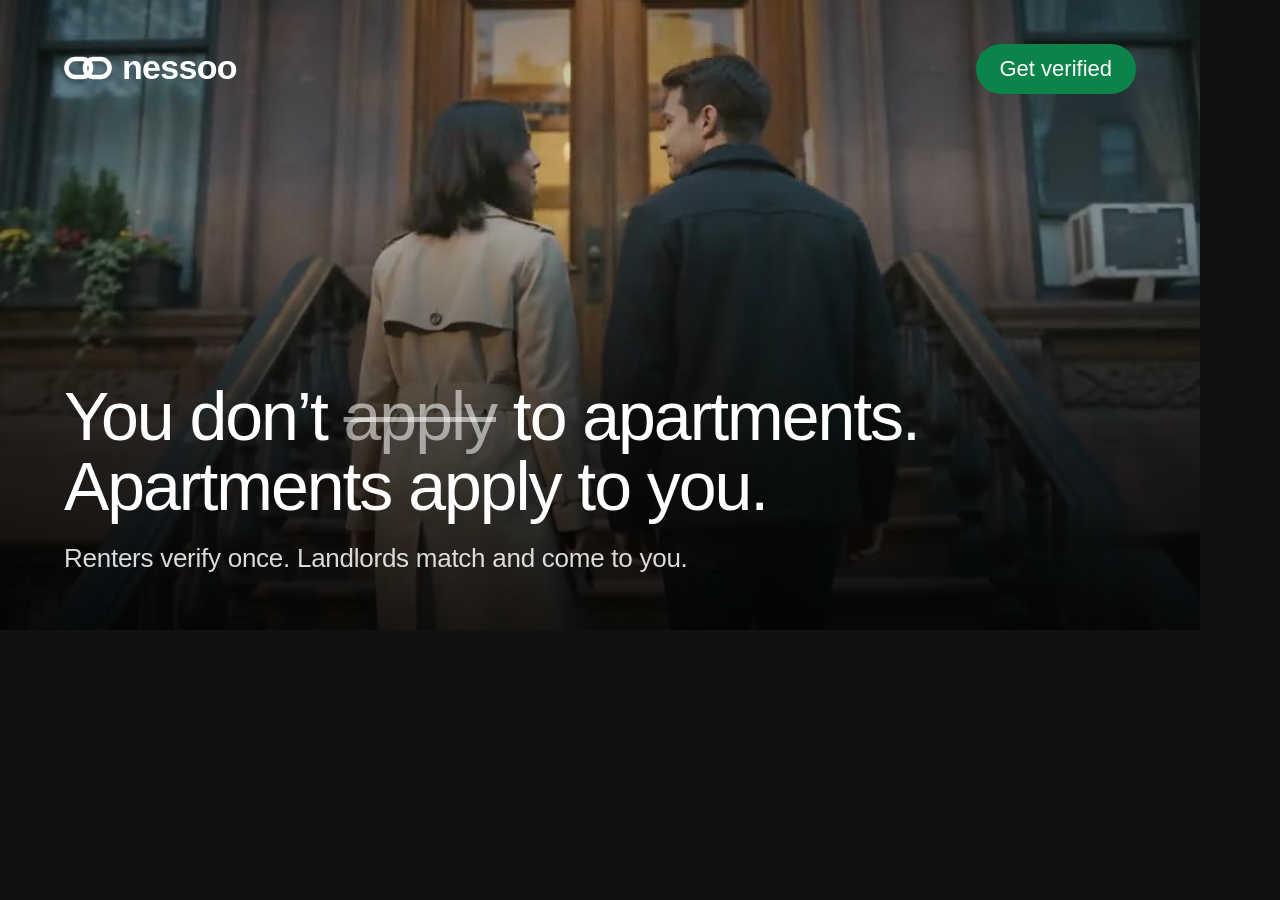
<file: tools/og/card.html>
<!doctype html>
<html>
<head>
<meta charset="utf-8">
<link rel="stylesheet" href="https://api.fontshare.com/v2/css?f[]=general-sans@400,500,600&display=swap">
<style>
  * { box-sizing: border-box; margin: 0; }
  html, body { width: 1200px; height: 630px; overflow: hidden; background: #111; }
  body { font-family: "General Sans", "Helvetica Neue", Arial, sans-serif; color: #fff; position: relative; }
  .bg { position: absolute; inset: 0; background: url(../../shared/hero-poster.jpg) 50% 38% / cover no-repeat; }
  .shade { position: absolute; inset: 0; background: linear-gradient(180deg, #0000004d 0%, #00000014 30%, #000000a6 70%, #000000d9 100%); }
  .logo { position: absolute; top: 48px; left: 64px; display: flex; align-items: center; gap: 10px; font-size: 34px; font-weight: 600; letter-spacing: -.02em; }
  .logo svg { width: 48px; height: 28px; }
  .copy { position: absolute; left: 64px; right: 64px; bottom: 56px; }
  h1 { font-size: 68px; font-weight: 500; line-height: 1.02; letter-spacing: -.03em; }
  s { color: #ffffff8c; text-decoration-thickness: 5px; }
  p { margin-top: 22px; font-size: 26px; color: #ffffffd9; letter-spacing: -.01em; }
  .pill { position: absolute; top: 44px; right: 64px; background: #0a8448; border-radius: 999px; padding: 12px 24px; font-size: 22px; font-weight: 500; }
</style>
</head>
<body>
  <div class="bg"></div>
  <div class="shade"></div>
  <div class="logo">
    <svg viewBox="0 0 34 20"><rect x="1.6" y="3.6" width="17.6" height="12.8" rx="6.4" fill="none" stroke="currentColor" stroke-width="3.2"/><rect x="14.8" y="3.6" width="17.6" height="12.8" rx="6.4" fill="none" stroke="currentColor" stroke-width="3.2"/></svg>
    nessoo
  </div>
  <div class="pill">Get verified</div>
  <div class="copy">
    <h1>You don’t <s>apply</s> to apartments.<br>Apartments apply to you.</h1>
    <p>Renters verify once. Landlords match and come to you.</p>
  </div>
</body>
</html>
</file>
<file: css/site.css>
/* ===== v3 · base + ly- system ===== */
:root{--ly-ink:#1f1f1f;--ly-ink-2:#717173;--ly-ink-3:#a3a3a6;--ly-gray:#c9c9cd;--ly-line:#1f1f1f14;--ly-line-2:#1f1f1f24;--ly-bg:#fff;--ly-surface:#f7f7f7;--ly-field:#f2f2f3;--ly-footer:#191c1f;--ly-black:#000;--ly-accent:#0a8448;--ly-accent-hover:#097a42;--ly-tick:#12a35a;--ly-accent-ink:#08743f;--ly-accent-soft:#e4f4ea;--ly-error:#c2362b;--ly-glass:#fffc;--ly-glass-strong:#ffffffeb;--ly-glass-border:#ffffffa6;--ly-glass-blur:blur(24px) saturate(1.6);--ly-glass-shadow:0 12px 40px #0000002e, 0 1px 2px #0000000f;--ly-tab-bg:#ffffff1a;--ly-tab-border:2px solid #fff;--ly-tab-blur:blur(16px);--ly-font:"General Sans", "Helvetica Neue", Arial, sans-serif;--ly-ui:"Inter", -apple-system, "Segoe UI", Roboto, sans-serif;--ly-h1:clamp(44px, 5.6vw, 84px);--ly-h1-lh:1;--ly-h1-ls:-.024em;--ly-h2xl:clamp(36px, 3.6vw, 51.79px);--ly-h2xl-ls:-.0116em;--ly-h2:clamp(28px, 2.78vw, 40px);--ly-h2-lh:1.2;--ly-h2-ls:-.01em;--ly-h3:24px;--ly-h3-lh:28px;--ly-body-l:18px;--ly-body-l-lh:24px;--ly-btn:16px;--ly-btn-lh:22px;--ly-small:14px;--ly-small-lh:22px;--ly-micro:12px;--ly-micro-lh:18px;--ly-container:1000px;--ly-container-wide:1240px;--ly-gutter:20px;--ly-nav-h:72px;--ly-nav-h-m:56px;--ly-section-y:72px;--ly-section-y-l:120px;--ly-r-pill:9999px;--ly-r-card:20px;--ly-r-phone:22.5px;--ly-r-phone-m:16.6px;--ly-r-row:16px;--ly-r-sm:12px;--ly-ease:cubic-bezier(.15, .5, .5, 1);--ly-ease-out:cubic-bezier(.35, 0, 0, 1);--ly-ease-in:cubic-bezier(.4, .3, .8, .6);--ly-dur:.3s;--ly-dur-l:1.08s;--ly-focus-inner:inset 0 0 0 2px #4275db80, inset 0 0 0 3.6px #fff;--ly-focus-outline:2px solid #234fa680}@media (width<=767px){:root{--ly-h1:44px;--ly-h2:28px;--ly-h2-lh:1.143;--ly-h2xl:36px;--ly-section-y:56px;--ly-section-y-l:80px}}*,:before,:after{box-sizing:border-box}html{-webkit-text-size-adjust:100%;text-size-adjust:100%;background:var(--ly-surface)}body.ly-root{background:var(--ly-bg);color:var(--ly-ink);font-family:var(--ly-font);-webkit-font-smoothing:antialiased;-moz-osx-font-smoothing:grayscale;text-rendering:optimizelegibility;margin:0;font-size:16px;font-weight:400;line-height:1.5;overflow-x:clip}:where(.ly-root) :where(img,video,svg){max-width:100%;display:block}:where(.ly-root) :where(h1,h2,h3,h4,p,ul,ol,figure,blockquote,dl,dd){margin:0;padding:0}:where(.ly-root) :where(ul,ol){list-style:none}:where(.ly-root) :where(a){color:inherit;text-decoration:none}:where(.ly-root) :where(button){font:inherit;color:inherit;cursor:pointer;background:0 0;border:0;padding:0}:where(.ly-root) :where(input,textarea,select){font:inherit;color:inherit}:where(.ly-root) :focus{outline:none}:where(.ly-root) :focus-visible{outline:var(--ly-focus-outline);outline-offset:2px}.ly-skip{z-index:100;background:var(--ly-ink);color:#fff;border-radius:var(--ly-r-pill);transition:top .2s var(--ly-ease);padding:10px 18px;font-weight:500;position:absolute;top:-60px;left:12px}.ly-skip:focus-visible{top:12px}.ly-sr{clip:rect(0 0 0 0);white-space:nowrap;border:0;width:1px;height:1px;margin:-1px;padding:0;overflow:hidden;position:absolute!important}.ly-hero,.ly-homey,.ly-final,.ly-auth__bar,.ly-auth__story,.ly-menu,.ly-footer,[data-tone=light]{--ly-focus-outline:2px solid #fff}.ly-nav[data-solid]{--ly-focus-outline:2px solid #234fa680}.ly-wrap{width:100%;max-width:calc(var(--ly-container-wide) + 2 * 48px);margin-inline:auto;padding-inline:48px}.ly-narrow{width:100%;max-width:calc(var(--ly-container) + 2 * 48px);margin-inline:auto;padding-inline:48px}@media (width<=767px){.ly-wrap,.ly-narrow{padding-inline:var(--ly-gutter)}}.ly-h1{font-size:var(--ly-h1);line-height:var(--ly-h1-lh);letter-spacing:var(--ly-h1-ls);text-wrap:balance;font-weight:500}.ly-h2xl{font-size:var(--ly-h2xl);letter-spacing:var(--ly-h2xl-ls);text-wrap:balance;font-weight:500;line-height:1}.ly-h2{font-size:var(--ly-h2);line-height:var(--ly-h2-lh);letter-spacing:var(--ly-h2-ls);text-wrap:balance;font-weight:500}.ly-h3{font-size:var(--ly-h3);line-height:var(--ly-h3-lh);letter-spacing:-.01em;font-weight:500}.ly-lead{font-size:var(--ly-body-l);line-height:var(--ly-body-l-lh);text-wrap:pretty;font-weight:400}.ly-small{font-family:var(--ly-ui);font-size:var(--ly-small);line-height:var(--ly-small-lh);letter-spacing:-.005em;color:var(--ly-ink-2)}.ly-micro{font-family:var(--ly-ui);font-size:var(--ly-micro);line-height:var(--ly-micro-lh);letter-spacing:.015em}.ly-label{color:var(--ly-ink-2);font-size:16px;font-weight:500;line-height:22px}.ly-muted{color:var(--ly-ink-2)}.ly-btn{isolation:isolate;border-radius:var(--ly-r-pill);height:42px;font-family:var(--ly-font);font-size:var(--ly-btn);line-height:var(--ly-btn-lh);white-space:nowrap;cursor:pointer;transition:background-color var(--ly-dur) var(--ly-ease), color var(--ly-dur) var(--ly-ease), opacity var(--ly-dur) var(--ly-ease), box-shadow .2s var(--ly-ease-in), outline .2s var(--ly-ease-in);justify-content:center;align-items:center;gap:8px;padding:10px 24px;font-weight:500;display:inline-flex;position:relative;overflow:hidden}.ly-btn:after{content:"";z-index:-1;border-radius:inherit;opacity:0;transition:opacity var(--ly-dur) var(--ly-ease);background:#f7f7f7;position:absolute;inset:0}.ly-btn:hover{opacity:.85}.ly-btn:hover:after{opacity:.08}.ly-btn:active{opacity:.75}.ly-btn:focus-visible{box-shadow:var(--ly-focus-inner);outline:var(--ly-focus-outline);outline-offset:2px}.ly-btn svg{flex:none;width:16px;height:16px}.ly-btn--dark{background:var(--ly-ink);color:#fff}.ly-btn--white{color:var(--ly-black);background:#fff}.ly-btn--accent{background:var(--ly-accent);color:#fff}.ly-btn--ghost{color:inherit}.ly-btn--ghost:hover{background-color:#1f1f1f08}.ly-btn--glass{color:#fff;background:var(--ly-tab-bg);border:var(--ly-tab-border);backdrop-filter:var(--ly-tab-blur);padding:8px 22px}.ly-btn--line{color:var(--ly-ink);border:2px solid var(--ly-ink);padding:8px 22px}.ly-btn--lg{height:52px;padding:14px 28px}.ly-btn--block{width:100%}.ly-btn[disabled],.ly-btn[aria-disabled=true]{opacity:.45;cursor:not-allowed}.ly-btn .ly-arrow{transition:transform .3s var(--ly-ease)}.ly-btn:hover .ly-arrow{transform:translate(2px)}.ly-tabs{flex-wrap:wrap;gap:12px;display:flex}.ly-tab{border-radius:var(--ly-r-pill);height:42px;font-family:var(--ly-font);white-space:nowrap;color:#fff;background:var(--ly-tab-bg);border:var(--ly-tab-border);backdrop-filter:var(--ly-tab-blur);transition:background-color var(--ly-dur) var(--ly-ease), color var(--ly-dur) var(--ly-ease), opacity var(--ly-dur) var(--ly-ease);justify-content:center;align-items:center;gap:8px;padding:8px 22px;font-size:16px;font-weight:500;line-height:22px;display:inline-flex}.ly-tab:hover{background-color:#ffffff38}.ly-tab.is-active,.ly-tab[aria-selected=true],.ly-tab[aria-pressed=true]{color:var(--ly-black);background:#fff}.ly-tab:focus-visible{box-shadow:var(--ly-focus-inner)}.ly-tabs--light .ly-tab{color:var(--ly-ink);backdrop-filter:none;background:0 0;border-color:#1f1f1f24}.ly-tabs--light .ly-tab:hover{background:#1f1f1f0d}.ly-tabs--light .ly-tab.is-active,.ly-tabs--light .ly-tab[aria-selected=true]{background:var(--ly-ink);border-color:var(--ly-ink);color:#fff}.ly-glass{background:var(--ly-glass);color:var(--ly-ink);border:1px solid var(--ly-glass-border);border-radius:var(--ly-r-card);backdrop-filter:var(--ly-glass-blur);box-shadow:var(--ly-glass-shadow)}.ly-row{color:var(--ly-ink);border-radius:var(--ly-r-row);background:#fff;grid-template-columns:auto 1fr auto;align-items:center;column-gap:14px;padding:14px 18px 14px 14px;display:grid}.ly-row__t{letter-spacing:-.005em;font-size:17px;font-weight:500;line-height:22px}.ly-row__s{font-family:var(--ly-ui);color:var(--ly-ink-2);margin-top:1px;font-size:13px;line-height:18px}.ly-row__v{text-align:right;white-space:nowrap;font-size:17px;font-weight:500;line-height:22px}.ly-row__v small{font-family:var(--ly-ui);color:var(--ly-ink-2);font-size:12px;font-weight:400;line-height:16px;display:block}.ly-disc{background:var(--ly-ink);color:#fff;border-radius:50%;flex:none;place-items:center;width:40px;height:40px;display:grid}.ly-disc svg{width:20px;height:20px}.ly-disc--green{background:var(--ly-tick)}.ly-disc--soft{background:var(--ly-field);color:var(--ly-ink)}.ly-disc--sm{width:28px;height:28px}.ly-disc--sm svg{width:15px;height:15px}.ly-check{background:var(--ly-tick);color:#fff;border-radius:50%;flex:none;place-items:center;width:20px;height:20px;display:inline-grid}.ly-check svg{width:12px;height:12px}.ly-chip{border-radius:var(--ly-r-pill);white-space:nowrap;background:var(--ly-glass);height:36px;color:var(--ly-ink);border:1px solid var(--ly-glass-border);backdrop-filter:var(--ly-glass-blur);align-items:center;gap:8px;padding:0 14px 0 8px;font-size:15px;font-weight:500;line-height:20px;display:inline-flex;box-shadow:0 8px 28px #00000029}.ly-display{text-align:center;color:#fff;justify-items:center;display:grid}.ly-display__l{text-shadow:0 1px 12px #00000040;font-size:16px;font-weight:400;line-height:22px}.ly-display__n{letter-spacing:-.02em;text-shadow:0 2px 24px #00000040;font-size:52px;font-weight:600;line-height:1.08}.ly-display__p{border-radius:var(--ly-r-pill);height:38px;color:var(--ly-black);background:#fff;align-items:center;margin-top:10px;padding:0 20px;font-size:15px;font-weight:500;display:inline-flex}.ly-phone{isolation:isolate;border-radius:var(--ly-r-phone);background:#2a2a2a;position:relative;overflow:hidden;box-shadow:inset 0 3px #c9c9cde6}.ly-phone>img,.ly-phone>picture img{object-fit:cover;z-index:-2;width:100%;height:100%;position:absolute;inset:0}.ly-phone:before{content:"";z-index:-1;pointer-events:none;background:linear-gradient(#00000047 0%,#0000 38% 58%,#00000052 100%);position:absolute;inset:0}.ly-js [data-reveal]{opacity:0;transition:opacity .6s var(--ly-ease), transform .8s var(--ly-ease-out);transform:translateY(18px)}.ly-js [data-reveal].is-in{opacity:1;transform:none}.ly-js [data-reveal=scale]{transform:scale(.96)}.ly-js [data-reveal=scale].is-in{transform:none}@media (prefers-reduced-motion:reduce){.ly-root *,.ly-root :before,.ly-root :after{scroll-behavior:auto!important;transition-duration:.001ms!important;animation-duration:.001ms!important;animation-iteration-count:1!important}.ly-js [data-reveal]{opacity:1;transform:none}}.ly-logo[data-astro-cid-yoq5haoy]{height:32px;color:inherit;align-items:center;gap:8px;display:inline-flex}.ly-logo__mark[data-astro-cid-yoq5haoy]{flex:none;width:30px;height:18px}.ly-logo__word[data-astro-cid-yoq5haoy]{font-family:var(--ly-font);letter-spacing:-.035em;font-size:25px;font-weight:600;line-height:1;transform:translateY(-1px)}@media (width<=767px){.ly-logo__word[data-astro-cid-yoq5haoy]{font-size:23px}}

.ly-nav[data-astro-cid-rqkkofux]{z-index:60;height:var(--ly-nav-h);color:#fff;transition:transform .5s var(--ly-ease-out), background-color .3s var(--ly-ease), color .3s var(--ly-ease), box-shadow .3s var(--ly-ease);position:fixed;inset:0 0 auto}.ly-nav[data-astro-cid-rqkkofux][data-tone=dark]{color:var(--ly-ink)}.ly-nav[data-astro-cid-rqkkofux][data-solid]{color:var(--ly-ink);backdrop-filter:blur(20px)saturate(1.8);box-shadow:0 1px 0 var(--ly-line);background:#ffffffdb}.ly-nav[data-astro-cid-rqkkofux][data-hidden]{transform:translateY(-100%)}.ly-nav__bar[data-astro-cid-rqkkofux]{align-items:center;height:100%;display:flex}.ly-nav__links[data-astro-cid-rqkkofux]{align-items:center;margin-left:24px;display:flex}.ly-nav__link[data-astro-cid-rqkkofux]{height:38px;transition:color .3s var(--ly-ease), background-color .3s var(--ly-ease), opacity .3s var(--ly-ease);border-radius:50px;align-items:center;margin-left:4px;padding:8px 20px;font-size:16px;font-weight:500;line-height:22px;display:inline-flex}.ly-nav__link[data-astro-cid-rqkkofux]:hover{opacity:.85;background-color:#ffffff26}.ly-nav[data-astro-cid-rqkkofux][data-solid] .ly-nav__link[data-astro-cid-rqkkofux]:hover,.ly-nav[data-astro-cid-rqkkofux][data-tone=dark] .ly-nav__link[data-astro-cid-rqkkofux]:hover{opacity:1;background-color:#1f1f1f0f}.ly-nav__link[data-astro-cid-rqkkofux]:focus-visible{box-shadow:var(--ly-focus-inner)}.ly-nav__end[data-astro-cid-rqkkofux]{align-items:center;gap:16px;margin-left:auto;display:flex}.ly-nav__signin[data-astro-cid-rqkkofux]:hover{background-color:#ffffff1f}.ly-nav[data-astro-cid-rqkkofux][data-solid] .ly-nav__signin[data-astro-cid-rqkkofux]:hover,.ly-nav[data-astro-cid-rqkkofux][data-tone=dark] .ly-nav__signin[data-astro-cid-rqkkofux]:hover{background-color:#1f1f1f08}.ly-nav__burger[data-astro-cid-rqkkofux]{border-radius:50%;place-items:center;width:40px;height:40px;margin-right:-8px;display:none}.ly-nav__burger[data-astro-cid-rqkkofux] svg{width:24px;height:24px}@media (width<=1080px){.ly-nav__links[data-astro-cid-rqkkofux]{display:none}.ly-nav__burger[data-astro-cid-rqkkofux]{display:grid}.ly-nav__signin[data-astro-cid-rqkkofux]{display:none}.ly-nav__end[data-astro-cid-rqkkofux]{gap:8px}}@media (width<=767px){.ly-nav[data-astro-cid-rqkkofux]{height:var(--ly-nav-h-m)}.ly-nav__cta[data-astro-cid-rqkkofux]{height:36px;padding:7px 16px;font-size:15px}}.ly-menu[data-astro-cid-rqkkofux]{z-index:70;color:#fff;backdrop-filter:blur(30px)saturate(1.4);padding:0 var(--ly-gutter) calc(24px + env(safe-area-inset-bottom));opacity:0;transition:opacity .35s var(--ly-ease);background:#181b1fd1;flex-direction:column;display:flex;position:fixed;inset:0}.ly-menu[data-astro-cid-rqkkofux][hidden]{display:none}.ly-menu[data-astro-cid-rqkkofux].is-open{opacity:1}.ly-menu__bar[data-astro-cid-rqkkofux]{height:var(--ly-nav-h-m);flex:none;justify-content:space-between;align-items:center;display:flex}.ly-menu__close[data-astro-cid-rqkkofux]{border-radius:50%;place-items:center;width:40px;height:40px;margin-right:-8px;display:grid}.ly-menu__close[data-astro-cid-rqkkofux] svg{width:24px;height:24px}.ly-menu__list[data-astro-cid-rqkkofux]{flex-direction:column;margin-top:28px;display:flex}.ly-menu__lead[data-astro-cid-rqkkofux]{letter-spacing:-.01em;align-items:center;gap:10px;margin-bottom:20px;font-size:28px;font-weight:500;line-height:32px;display:inline-flex}.ly-menu__lead[data-astro-cid-rqkkofux] svg{width:22px;height:22px}.ly-menu__row[data-astro-cid-rqkkofux]{letter-spacing:-.01em;border-bottom:1px solid #ffffff1a;justify-content:space-between;align-items:center;min-height:56px;font-size:22px;font-weight:500;line-height:26px;display:flex}.ly-menu__row[data-astro-cid-rqkkofux] svg{opacity:.7;width:20px;height:20px}.ly-menu__foot[data-astro-cid-rqkkofux]{gap:16px;margin-top:auto;display:grid}.ly-menu__note[data-astro-cid-rqkkofux]{font-family:var(--ly-ui);color:#ffffffb3;text-align:center;font-size:13px}.ly-menu__btns[data-astro-cid-rqkkofux]{grid-template-columns:1fr 1fr;gap:12px;display:grid}.ly-menu__btns[data-astro-cid-rqkkofux] .ly-btn[data-astro-cid-rqkkofux]{height:52px;font-size:17px}.ly-menu[data-astro-cid-rqkkofux]>[data-astro-cid-rqkkofux],.ly-menu__row[data-astro-cid-rqkkofux]{transition:transform .5s var(--ly-ease-out);transform:translateY(8px)}.ly-menu[data-astro-cid-rqkkofux].is-open>[data-astro-cid-rqkkofux],.ly-menu[data-astro-cid-rqkkofux].is-open .ly-menu__row[data-astro-cid-rqkkofux]{transform:none}.ly-footer[data-astro-cid-ltn5g43a]{background:var(--ly-footer);color:#fff;padding:72px 0 40px}.ly-footer__top[data-astro-cid-ltn5g43a]{grid-template-columns:1.4fr repeat(3,1fr);gap:32px;display:grid}.ly-footer__brand[data-astro-cid-ltn5g43a] p[data-astro-cid-ltn5g43a]{max-width:300px;font-family:var(--ly-ui);color:var(--ly-gray);margin-top:16px;font-size:14px;line-height:22px}.ly-footer__col[data-astro-cid-ltn5g43a] h2[data-astro-cid-ltn5g43a]{font-family:var(--ly-ui);letter-spacing:.01em;padding:8px 0;font-size:12px;font-weight:600;line-height:18px}.ly-footer__col[data-astro-cid-ltn5g43a] li[data-astro-cid-ltn5g43a] a[data-astro-cid-ltn5g43a]{font-family:var(--ly-ui);letter-spacing:.015em;color:var(--ly-gray);transition:color .3s var(--ly-ease);padding:6px 0;font-size:13px;line-height:18px;display:inline-block}.ly-footer__col[data-astro-cid-ltn5g43a] li[data-astro-cid-ltn5g43a] a[data-astro-cid-ltn5g43a]:hover{color:#fff}.ly-footer__bottom[data-astro-cid-ltn5g43a]{font-family:var(--ly-ui);letter-spacing:.015em;color:var(--ly-gray);border-top:1px solid #ffffff1a;flex-wrap:wrap;justify-content:space-between;gap:8px 32px;margin-top:56px;padding-top:24px;font-size:12px;line-height:18px;display:flex}@media (width<=767px){.ly-footer[data-astro-cid-ltn5g43a]{padding:56px 0 calc(32px + env(safe-area-inset-bottom))}.ly-footer__top[data-astro-cid-ltn5g43a]{grid-template-columns:1fr 1fr;gap:28px 16px}.ly-footer__brand[data-astro-cid-ltn5g43a]{grid-column:1/-1}.ly-footer__bottom[data-astro-cid-ltn5g43a]{flex-direction:column;margin-top:40px}}.ly-hero{--hero-h:max(620px, min(100svh, 1000px));height:var(--hero-h);isolation:isolate;color:#fff;background:#121417;position:relative;overflow:hidden}.ly-hero__frame{z-index:-3;width:max(100%, calc(var(--hero-h) * 16 / 9));aspect-ratio:16/9;background:#121417 url(/shared/hero-poster.jpg) 50%/cover no-repeat;position:absolute;top:50%;left:50%;transform:translate(-50%,-50%)}.ly-hero[data-mode=tall] .ly-hero__frame{width:max(100%, calc(var(--hero-h) * 404 / 720));aspect-ratio:404/720;background-image:url(/shared/video/hero-vertical-poster.jpg)}.ly-hero__video,.ly-hero__still{object-fit:cover;width:100%;height:100%;position:absolute;inset:0}.ly-hero__still{opacity:0;transition:opacity .6s var(--ly-ease)}.ly-hero[data-stills] .ly-hero__still{opacity:1}.ly-hero[data-stills] .ly-hero__video{visibility:hidden}.ly-hero__scrim{z-index:-2;pointer-events:none;background:linear-gradient(#0a0c106b 0,#0a0c1000 150px),linear-gradient(#0a0c1000 40%,#0a0c106b 70%,#0a0c10a8 100%);position:absolute;inset:0}.ly-hero__layer{z-index:-1;pointer-events:none;position:absolute;inset:0}.ly-ann{visibility:hidden;will-change:transform;position:absolute;top:0;left:0}.ly-js .ly-hero[data-ready] .ly-ann{visibility:visible}.ly-ann__in{opacity:0;transform-origin:50% 100%;transition:opacity .45s var(--ly-ease), transform .8s var(--ly-ease-out);transform:translateY(12px)scale(.96)}.ly-ann.is-on .ly-ann__in{opacity:1;transform:none}[data-part]{transition:opacity .45s var(--ly-ease), transform .6s var(--ly-ease-out)}.ly-match{border-radius:20px;width:320px;padding:14px 14px 8px}.ly-match__head{border-bottom:1px solid #1f1f1f14;align-items:center;gap:10px;padding:0 2px 12px;display:flex}.ly-match__who{flex:1;min-width:0}.ly-match__t{font-size:15px;font-weight:600;line-height:20px}.ly-match__s{font-family:var(--ly-ui);color:var(--ly-ink-2);font-size:12.5px;line-height:17px;display:grid;position:relative}.ly-swap{opacity:0;grid-area:1/1;transform:translateY(6px)}.ly-swap.is-on{opacity:1;transform:none}.ly-live{background:var(--ly-accent-soft);height:24px;color:var(--ly-accent-ink);font-family:var(--ly-ui);border-radius:99px;align-items:center;gap:6px;padding:0 10px;font-size:12px;font-weight:600;display:inline-flex}.ly-live i{background:var(--ly-tick);border-radius:50%;width:6px;height:6px;animation:1.6s ease-in-out infinite ly-pulse}@keyframes ly-pulse{0%,to{opacity:1}50%{opacity:.35}}.ly-match__list{padding-top:4px;display:grid}.ly-match__list li{opacity:0;height:0;transition:height .55s var(--ly-ease-out), opacity .4s var(--ly-ease), transform .55s var(--ly-ease-out);grid-template-columns:20px auto 1fr;align-items:center;column-gap:10px;display:grid;overflow:hidden;transform:translateY(8px)}.ly-match__list li.is-on{opacity:1;height:40px;transform:none}.ly-match__list li+li.is-on{box-shadow:inset 0 1px #1f1f1f0f}.ly-match__list b{white-space:nowrap;padding-left:2px;font-size:15px;font-weight:500}.ly-match__list span:last-child{font-family:var(--ly-ui);color:var(--ly-ink-2);text-align:right;white-space:nowrap;text-overflow:ellipsis;padding-right:2px;font-size:12.5px;overflow:hidden}.ly-match__list .ly-check{width:20px;height:20px}.ly-vchip{gap:10px;height:40px;padding:0 16px 0 8px;font-size:16px}.ly-vchip__ring{border:2px solid #1f1f1f24;border-top-color:var(--ly-tick);border-radius:50%;place-items:center;width:24px;height:24px;animation:.8s linear infinite ly-spin;display:grid;position:relative}.ly-vchip__ring .ly-check{opacity:0;width:24px;height:24px;transition:transform .45s cubic-bezier(.3,1.6,.5,1),opacity .2s;position:absolute;inset:-2px;transform:scale(.4)}.ly-vchip__ring.is-on{border-color:#0000;animation:none}.ly-vchip__ring.is-on .ly-check{opacity:1;transform:none}.ly-vchip__ring .ly-check svg{stroke-width:2.4px;width:13px;height:13px}@keyframes ly-spin{to{transform:rotate(360deg)}}.ly-note{border-radius:20px;width:330px;padding:16px;display:grid}.ly-note__state{opacity:0;grid-area:1/1;grid-template-columns:auto 1fr;align-items:center;column-gap:14px;display:grid;transform:translateY(8px)}.ly-note__state.is-on{opacity:1;transition-delay:.12s;transform:none}.ly-note__meta{font-family:var(--ly-ui);color:var(--ly-ink-2);font-size:12px;line-height:16px}.ly-note__t{letter-spacing:-.01em;margin-top:2px;font-size:19px;font-weight:500;line-height:24px}.ly-note__s{font-family:var(--ly-ui);color:var(--ly-ink-2);margin-top:1px;font-size:13px;line-height:18px}.ly-note .ly-disc{width:44px;height:44px}.ly-hero__content{padding-bottom:44px;position:absolute;inset:auto 0 0}.ly-hero__h1{color:#fff;text-shadow:0 2px 30px #0000002e}.ly-hero__line{white-space:nowrap;display:block}.ly-strike{color:#ffffff94;text-decoration:none;display:inline-block;position:relative}.ly-strike:after{content:"";transform-origin:0;background:#fff;border-radius:1em;height:.065em;position:absolute;top:55%;left:-3%;right:-3%;transform:scaleX(1)}.ly-js .ly-strike:after{animation:ly-strike .9s .5s var(--ly-ease-out) both}@keyframes ly-strike{0%{transform:scaleX(0)}}.ly-hero__row{justify-content:space-between;align-items:flex-end;gap:40px;margin-top:28px;display:flex}.ly-hero__lead{color:#fff;max-width:480px}.ly-hero__lead span{color:#ffffffb8;display:block}.ly-hero__ctas{flex-wrap:wrap;gap:12px;margin-top:22px;display:flex}.ly-hero__controls{align-items:center;gap:12px;display:flex}.ly-hero__tabs{flex-wrap:nowrap;gap:8px}.ly-hero__tabs .ly-tab{height:40px;padding:7px 18px;font-size:15px}.ly-hero__ts{display:none}.ly-hero__pause{color:#fff;background:var(--ly-tab-bg);width:42px;height:42px;backdrop-filter:var(--ly-tab-blur);transition:background-color .3s var(--ly-ease);border-radius:50%;flex:none;place-items:center;display:grid;position:relative}.ly-hero__pause:hover{background:#ffffff38}.ly-hero__ring{width:42px;height:42px;position:absolute;inset:0;transform:rotate(-90deg)}.ly-hero__ring circle{fill:none;stroke-width:2px;stroke:#ffffff59}.ly-hero__ring circle+circle{stroke:#fff;stroke-dasharray:125.66;stroke-dashoffset:125.66px;stroke-linecap:round}.ly-hero__pi{grid-area:1/1;place-items:center;display:grid}.ly-hero__pi svg{stroke-width:2.2px;width:16px;height:16px}.ly-hero__pi--play{display:none}.ly-hero__pi--play svg{width:14px;height:14px;transform:translate(1px)}.ly-hero__pause[aria-pressed=true] .ly-hero__pi--pause{display:none}.ly-hero__pause[aria-pressed=true] .ly-hero__pi--play{display:grid}.ly-hero[data-reduced] .ly-hero__pause{display:none}@media (width<=1180px){.ly-hero__row{flex-direction:column;align-items:flex-start;gap:24px}}@media (width<=767px){.ly-hero{--hero-h:max(640px, 100svh)}.ly-hero__content{padding-bottom:20px}.ly-hero__line{white-space:normal}.ly-hero__h1{letter-spacing:-.02em;font-size:41px;line-height:41px}.ly-hero__lead{max-width:330px;font-size:16px;line-height:22px}.ly-hero__lead span{display:none}.ly-hero__row{gap:18px;margin-top:14px}.ly-hero__ctas{gap:10px;margin-top:16px}.ly-hero__ctas .ly-btn{flex:1;height:46px;padding-inline:12px}.ly-hero__controls{gap:8px;width:100%}.ly-hero__tabs{flex:1;gap:6px}.ly-hero__tabs .ly-tab{border-width:1.5px;flex:1;height:34px;padding:4px 6px;font-size:13px}.ly-hero__tl{display:none}.ly-hero__ts{display:inline}.ly-hero__pause,.ly-hero__ring{width:34px;height:34px}.ly-hero__pi svg{width:13px;height:13px}.ly-match{width:300px}.ly-note{width:300px;padding:14px}.ly-note__t{font-size:17px;line-height:22px}.ly-vchip{gap:8px;height:36px;padding:0 13px 0 7px;font-size:15px}.ly-vchip__ring,.ly-vchip__ring .ly-check{width:22px;height:22px}}@media (height<=560px) and (orientation:landscape){.ly-hero{--hero-h:620px}}.ly-steps{background:var(--ly-bg);padding-top:var(--ly-section-y-l)}.ly-steps__intro{text-align:center;justify-items:center;gap:16px;display:grid}.ly-steps__intro .ly-lead{max-width:560px}.ly-step__n{color:var(--ly-ink);font-size:16px;font-weight:500;line-height:22px}.ly-step__n span{color:var(--ly-ink-3)}.ly-step__text{gap:12px;display:grid}.ly-step__text .ly-lead{max-width:600px}.ly-sheet{color:var(--ly-ink);background:#fff;border-radius:18px;padding:4px 14px 6px;box-shadow:0 10px 30px #00000029}.ly-sheet__h{font-family:var(--ly-ui);color:var(--ly-ink-2);justify-content:space-between;align-items:center;padding:10px 0 6px;font-size:12px;font-weight:500;line-height:16px;display:flex}.ly-sheet__h span:last-child{color:var(--ly-accent-ink)}.ly-sheet__row{border-top:1px solid var(--ly-line);grid-template-columns:28px 1fr auto;align-items:center;column-gap:12px;min-height:52px;display:grid}.ly-sheet__row b{letter-spacing:-.005em;font-size:15px;font-weight:500;line-height:20px;display:block}.ly-sheet__row small{font-family:var(--ly-ui);color:var(--ly-ink-2);font-size:12px;line-height:16px;display:block}.ly-sheet__v{white-space:nowrap;font-size:15px;font-weight:500}.ly-step__card{margin:0}.ly-step__display{position:absolute;top:7%;left:0;right:0}.ly-step__sheet{position:absolute;bottom:12px;left:12px;right:12px}.ly-step__display--low{top:33%}.ly-step__display--low .ly-display__n{font-size:46px}.ly-step__display--low .ly-display__p{margin-top:6px}@media (width<=1023px),(height<=699px){.ly-step__display--low{top:5%}.ly-step__display--low~.ly-step__sheet{bottom:12px}}.ly-offer__cols{grid-template-columns:1fr 1fr;gap:8px;padding:4px 0 10px;display:grid}.ly-offer__col{background:var(--ly-surface);box-shadow:inset 0 0 0 1px var(--ly-line);border-radius:12px;gap:2px;padding:12px;display:grid}.ly-offer__col.is-pick{background:var(--ly-accent-soft);box-shadow:inset 0 0 0 1.5px var(--ly-tick)}.ly-offer__col b{font-size:14px;font-weight:500;line-height:18px}.ly-offer__p{letter-spacing:-.02em;font-size:22px;font-weight:600;line-height:28px}.ly-offer__p small{color:var(--ly-ink-2);letter-spacing:0;font-size:13px;font-weight:400}.ly-offer__col>small{font-family:var(--ly-ui);color:var(--ly-ink-2);font-size:11.5px;line-height:15px}.ly-offer__why{font-family:var(--ly-ui);color:var(--ly-ink);align-items:center;gap:8px;padding:2px 0 10px;font-size:12.5px;line-height:17px;display:flex}.ly-offer__btn{background:var(--ly-ink);color:#fff;border-radius:999px;justify-content:center;align-items:center;height:40px;margin-bottom:6px;font-size:15px;font-weight:500;display:flex}.ly-js .ly-step__display,.ly-js .ly-step__sheet{opacity:0;transition:opacity .5s var(--ly-ease), transform .9s var(--ly-ease-out);transform:translateY(16px)}.ly-js .ly-step__sheet .ly-sheet__row,.ly-js .ly-offer__cols,.ly-js .ly-offer__why{opacity:0;transition:opacity .45s var(--ly-ease), transform .7s var(--ly-ease-out);transform:translateY(8px)}.ly-js .ly-step__sheet .ly-check{opacity:0;transition:transform .5s cubic-bezier(.3,1.6,.5,1),opacity .2s;transform:scale(.3)}.ly-js .ly-step[data-active] .ly-step__display{opacity:1;transition-delay:.12s;transform:none}.ly-js .ly-step[data-active] .ly-step__sheet{opacity:1;transition-delay:.2s;transform:none}.ly-js .ly-step[data-active] .ly-sheet__row,.ly-js .ly-step[data-active] .ly-offer__cols,.ly-js .ly-step[data-active] .ly-offer__why{opacity:1;transform:none}.ly-js .ly-step[data-active] .ly-sheet__row:nth-of-type(2){transition-delay:.3s}.ly-js .ly-step[data-active] .ly-sheet__row:nth-of-type(3),.ly-js .ly-step[data-active] .ly-offer__cols{transition-delay:.4s}.ly-js .ly-step[data-active] .ly-sheet__row:nth-of-type(4),.ly-js .ly-step[data-active] .ly-offer__why{transition-delay:.5s}.ly-js .ly-step[data-active] .ly-check{opacity:1;transform:none}.ly-js .ly-step[data-active] .ly-sheet__row:nth-of-type(2) .ly-check{transition-delay:.5s}.ly-js .ly-step[data-active] .ly-sheet__row:nth-of-type(3) .ly-check{transition-delay:.65s}.ly-js .ly-step[data-active] .ly-sheet__row:nth-of-type(4) .ly-check{transition-delay:.8s}.ly-steps__scroller{padding:56px var(--ly-gutter) var(--ly-section-y-l)}.ly-steps__pin{gap:72px;display:grid}.ly-step{gap:24px;width:100%;max-width:440px;margin-inline:auto;display:grid}.ly-step__card{aspect-ratio:350/494;border-radius:var(--ly-r-phone-m);width:100%}.ly-steps__tabs{display:none}@media (width>=1024px) and (height>=700px){.ly-steps__scroller{height:325svh;padding:0}.ly-steps__pin{--ch:clamp(380px, calc(100svh - 330px), 570px);--cw:calc(var(--ch) * .708);grid-template-rows:auto 1fr auto;justify-items:center;gap:0;height:100svh;padding:44px 0 34px;display:grid;position:sticky;top:0;overflow:hidden}.ly-step{display:contents}.ly-step__text{text-align:center;opacity:0;pointer-events:none;max-width:660px;transition:opacity .35s var(--ly-ease), transform .6s var(--ly-ease-out);grid-area:1/1;justify-items:center;gap:10px;transform:translateY(10px)}.ly-step[data-active] .ly-step__text{opacity:1;pointer-events:auto;transition-delay:.1s;transform:none}.ly-step__card{width:var(--cw);height:var(--ch);aspect-ratio:auto;border-radius:var(--ly-r-phone);transform:translateX(calc((var(--i) - var(--active)) * (var(--cw) + 24px))) scale(.9);opacity:0;transition:transform .85s var(--ly-ease-out), opacity .5s var(--ly-ease);grid-area:2/1;align-self:center}.ly-step[data-near] .ly-step__card{opacity:.5}.ly-step[data-active] .ly-step__card{opacity:1;transform:translate(0)scale(1)}.ly-steps__tabs{grid-area:3/1;margin-top:24px;display:flex}}.ly-homey{isolation:isolate;color:#fff;background:#1d1813;position:relative;overflow:hidden}.ly-homey__bg{object-fit:cover;object-position:28% 50%;z-index:-2;width:100%;height:100%;position:absolute;inset:0}.ly-homey:before{content:"";z-index:-1;pointer-events:none;background:linear-gradient(#0c09069e 0%,#0c090638 34%,#0c09061f 62%,#0c09068c 100%);position:absolute;inset:0}.ly-homey__inner{grid-template-columns:minmax(0,1fr);justify-items:center;gap:28px;padding:72px 0 56px;display:grid}.ly-homey__prompts{min-width:0;max-width:100%}.ly-homey__head{text-align:center;justify-items:center;gap:14px;display:grid}.ly-homey__head .ly-label{color:#ffffffc7}.ly-homey__head .ly-lead{color:#ffffffe6;max-width:600px}.ly-chat{backdrop-filter:blur(16px)saturate(1.2);background:#120f0c57;border:3px solid #c9c9cde6;border-radius:36px;grid-template-rows:auto auto 1fr auto;gap:12px;width:360px;height:clamp(500px,100svh - 360px,560px);padding:18px 14px 14px;display:grid;position:relative;overflow:hidden;box-shadow:0 30px 80px #00000059}.ly-chat__top{align-items:center;gap:10px;padding:0 4px;display:flex}.ly-chat__av{color:var(--ly-ink);background:#fff}.ly-chat__name{font-size:16px;font-weight:500;line-height:20px}.ly-chat__role{font-family:var(--ly-ui);color:#ffffffb8;font-size:12px;line-height:16px}.ly-chat__chips{flex-wrap:wrap;gap:6px;padding:0 2px;display:flex}.ly-chat__chips span{height:26px;font-family:var(--ly-ui);color:#fff;background:#ffffff24;border-radius:99px;align-items:center;gap:5px;padding:0 10px 0 7px;font-size:12px;font-weight:500;display:inline-flex;box-shadow:inset 0 0 0 1px #ffffff38}.ly-chat__chips svg{color:#6fe3a3;stroke-width:2.4px;width:14px;height:14px}.ly-chat__chips .is-plain{padding-left:10px}.ly-chat__log{overscroll-behavior:contain;scrollbar-width:none;flex-direction:column;gap:8px;padding:16px 2px 4px;display:flex;overflow-y:auto;-webkit-mask-image:linear-gradient(#0000 0,#000 18px);mask-image:linear-gradient(#0000 0,#000 18px)}.ly-chat__log::-webkit-scrollbar{display:none}.ly-msg{max-width:88%;animation:ly-msg-in .5s var(--ly-ease-out) both;border-radius:18px;padding:10px 13px;font-size:14.5px;line-height:20px}.ly-msg--homey{color:var(--ly-ink);background:#fff;border-bottom-left-radius:6px;align-self:flex-start}.ly-msg--me{background:var(--ly-ink);color:#fff;border-bottom-right-radius:6px;align-self:flex-end;box-shadow:inset 0 0 0 1px #ffffff1f}.ly-msg p+.ly-why,.ly-msg p+.ly-units{margin-top:10px}@keyframes ly-msg-in{0%{opacity:0;transform:translateY(8px)scale(.98)}}.ly-msg .ly-w{opacity:0;transition:opacity .25s var(--ly-ease)}.ly-msg .ly-w.is-on{opacity:1}.ly-msg .is-late{opacity:0;transition:opacity .4s var(--ly-ease), transform .6s var(--ly-ease-out);transform:translateY(6px)}.ly-msg .is-late.is-on{opacity:1;transform:none}.ly-why{flex-wrap:wrap;gap:6px;display:flex}.ly-why span{background:var(--ly-accent-soft);height:26px;color:var(--ly-accent-ink);font-family:var(--ly-ui);border-radius:99px;align-items:center;gap:5px;padding:0 9px 0 7px;font-size:12px;font-weight:500;display:inline-flex}.ly-why svg{stroke-width:2.4px;width:13px;height:13px}.ly-why .is-dark{background:var(--ly-ink);color:#fff;padding:0 12px}.ly-why span:not(.is-dark):not(:has(svg)){background:var(--ly-field);color:var(--ly-ink);padding:0 12px}.ly-unit{width:88%;color:var(--ly-ink);animation:ly-msg-in .5s var(--ly-ease-out) both;background:#fff;border-radius:16px;grid-template-columns:56px 1fr;align-self:flex-start;align-items:center;gap:12px;padding:8px 12px 8px 8px;display:grid}.ly-unit img{object-fit:cover;border-radius:10px;width:56px;height:56px}.ly-unit b{font-size:14.5px;font-weight:500;line-height:19px;display:block}.ly-unit small{font-family:var(--ly-ui);color:var(--ly-ink-2);font-size:12px;line-height:16px;display:block}.ly-units{gap:6px;display:grid}.ly-unit--row{background:var(--ly-surface);grid-template-columns:44px 1fr;width:100%;padding:6px 10px 6px 6px;animation:none}.ly-unit--row img{border-radius:8px;width:44px;height:44px}.ly-typing{gap:4px;padding:14px;display:inline-flex}.ly-typing i{background:var(--ly-ink-3);border-radius:50%;width:6px;height:6px;animation:1s ease-in-out infinite ly-dot}.ly-typing i:nth-child(2){animation-delay:.15s}.ly-typing i:nth-child(3){animation-delay:.3s}@keyframes ly-dot{0%,80%,to{opacity:.35;transform:none}40%{opacity:1;transform:translateY(-2px)}}.ly-chat__input{height:46px;font-family:var(--ly-ui);color:#ffffffb3;background:#ffffff24;border-radius:99px;justify-content:space-between;align-items:center;padding:0 6px 0 16px;font-size:14px;display:flex;box-shadow:inset 0 0 0 1px #ffffff38}.ly-chat__input i{width:34px;height:34px;color:var(--ly-ink);background:#fff;border-radius:50%;place-items:center;display:grid}.ly-chat__input svg{stroke-width:2.2px;width:16px;height:16px}.ly-homey__tabs{justify-content:center}.ly-homey__tabs .ly-tab[disabled]{opacity:.55;cursor:progress}.ly-oldnew{padding:var(--ly-section-y-l) 0;background:#fff}.ly-oldnew__h{text-align:center;max-width:920px;color:var(--ly-ink-3);margin:0 auto 64px}.ly-oldnew__h span{color:var(--ly-ink)}.ly-oldnew__grid{grid-template-columns:1fr 1fr;gap:24px;display:grid}.ly-old,.ly-new{border-radius:var(--ly-r-phone);min-height:600px}.ly-old{background:var(--ly-surface);align-content:space-between;gap:40px;padding:40px;display:grid}.ly-old__text{gap:14px;max-width:480px;display:grid}.ly-old__text .ly-small{font-size:15px;line-height:23px}.ly-feed{gap:8px;display:grid}.ly-feed__row{background:#fff;border-radius:14px;grid-template-columns:28px 1fr auto;align-items:center;column-gap:12px;padding:12px 16px 12px 12px;display:grid}.ly-feed__row b{font-size:15px;font-weight:500;line-height:20px;display:block}.ly-feed__row small{font-family:var(--ly-ui);color:var(--ly-ink-2);font-size:12.5px;line-height:17px;display:block}.ly-feed__row em{font-style:normal;font-family:var(--ly-ui);color:var(--ly-ink-3);font-size:12px}.ly-feed--old .ly-disc{color:var(--ly-ink-2)}.ly-feed__row.is-lost .ly-disc{color:var(--ly-error);background:#fbeae8}.ly-feed__row.is-lost b{color:var(--ly-error)}.ly-new{color:#fff}.ly-new>img{object-position:50% 40%}.ly-new__text{gap:14px;max-width:460px;display:grid;position:absolute;top:40px;left:40px;right:40px}.ly-new__text .ly-label{color:#fffc}.ly-new__text p:last-child{color:#ffffffe6;text-shadow:0 1px 14px #0000004d;font-size:15px;line-height:23px}.ly-new__sheet{position:absolute;bottom:16px;left:16px;right:16px}.ly-new__sheet .ly-sheet__row:first-child{border-top:0}.ly-new.ly-phone:before{background:linear-gradient(#0000009e 0%,#0000004d 30%,#0000 52%,#0003 100%)}.ly-privacy{background:var(--ly-surface);padding:var(--ly-section-y-l) 0}.ly-privacy__grid{grid-template-columns:1fr minmax(0,520px);align-items:center;gap:72px;display:grid}.ly-privacy__text{justify-items:start;gap:18px;display:grid}.ly-privacy__tabs{margin-top:10px}.ly-privacy__tabs .ly-tab svg{width:18px;height:18px}.ly-privacy__limits{border-top:1px solid var(--ly-line-2);gap:10px;max-width:520px;margin-top:18px;padding-top:22px;display:grid}.ly-privacy__limits li{font-family:var(--ly-ui);color:var(--ly-ink-2);font-size:14px;line-height:22px}.ly-privacy__limits b{color:var(--ly-ink);font-weight:600}.ly-privacy__card{aspect-ratio:4/5;justify-self:end;width:100%;margin:0}.ly-privacy__img{transition:filter .9s var(--ly-ease-out), transform 1.08s var(--ly-ease-out)}.ly-privacy[data-view=landlord] .ly-privacy__img{filter:blur(14px)saturate(.9)brightness(.9);transform:scale(1.1)}.ly-privacy__layers{display:grid;position:absolute;bottom:16px;left:16px;right:16px}.ly-plate{background:var(--ly-glass-strong);color:var(--ly-ink);backdrop-filter:var(--ly-glass-blur);box-shadow:var(--ly-glass-shadow);opacity:0;visibility:hidden;transition:opacity .45s var(--ly-ease), transform .8s var(--ly-ease-out), visibility 0s .45s;border-radius:20px;grid-area:1/1;align-self:end;padding:16px;transform:translateY(14px)scale(.98)}.ly-privacy[data-view=landlord] .ly-plate--landlord,.ly-privacy[data-view=private] .ly-plate--private{opacity:1;visibility:visible;transition-delay:.1s,.1s,0s;transform:none}.ly-plate__head{align-items:center;gap:12px;padding-bottom:14px;display:flex}.ly-plate__head>div{flex:1}.ly-plate__head b{font-size:17px;font-weight:500;line-height:22px;display:block}.ly-plate__head small{font-family:var(--ly-ui);color:var(--ly-ink-2);font-size:12.5px;line-height:17px;display:block}.ly-plate__tag{background:var(--ly-accent-soft);height:26px;color:var(--ly-accent-ink);font-family:var(--ly-ui);border-radius:99px;align-items:center;gap:5px;padding:0 10px 0 8px;font-size:12px;font-weight:600;display:inline-flex}.ly-plate__tag svg{width:14px;height:14px}.ly-mono{background:var(--ly-ink);color:#fff;letter-spacing:.02em;border-radius:50%;flex:none;place-items:center;width:40px;height:40px;font-size:14px;font-weight:600;display:grid}.ly-mono svg{width:18px;height:18px}.ly-mono--soft{background:var(--ly-field);color:var(--ly-ink)}.ly-mono--lg{width:52px;height:52px;font-size:17px}.ly-tiles{grid-template-columns:repeat(3,1fr);gap:8px;display:grid}.ly-tile{background:var(--ly-surface);border-radius:14px;gap:2px;padding:12px;display:grid}.ly-tile .ly-check{margin-bottom:10px}.ly-tile b{font-size:15px;font-weight:500;line-height:20px}.ly-tile small{font-family:var(--ly-ui);color:var(--ly-ink-2);font-size:12px;line-height:16px}.ly-plate__foot{text-align:center;font-family:var(--ly-ui);color:var(--ly-ink-2);margin-top:12px;font-size:12px}.ly-plate--private .ly-sheet__row{grid-template-columns:28px 1fr 20px}.ly-plate__ico{width:18px;height:18px;color:var(--ly-ink-3)}.ly-privacy__cap{font-family:var(--ly-ui);color:#fff;font-size:12.5px;font-weight:500;display:grid;position:absolute;top:16px;left:16px}.ly-privacy__cap span{backdrop-filter:blur(12px);opacity:0;transition:opacity .45s var(--ly-ease);background:#00000047;border-radius:99px;grid-area:1/1;justify-self:start;padding:7px 12px}.ly-privacy[data-view=landlord] [data-cap=landlord],.ly-privacy[data-view=private] [data-cap=private]{opacity:1}.ly-landlords{border-top:1px solid var(--ly-line-2);grid-template-columns:1fr minmax(0,520px);align-items:center;gap:72px;margin-top:120px;padding-top:72px;display:grid}.ly-landlords__text{gap:14px;display:grid}.ly-landlords__note{border-radius:var(--ly-r-card);background:#fff;justify-items:start;gap:16px;padding:28px;display:grid}.ly-landlords__note p:not(.ly-landlords__status){font-family:var(--ly-ui);color:var(--ly-ink-2);font-size:15px;line-height:23px}.ly-landlords__status{align-items:center;gap:8px;font-size:15px;font-weight:500;display:inline-flex}.ly-landlords__status i{background:#d9a23a;border-radius:50%;width:8px;height:8px}.ly-quotes{padding:var(--ly-section-y-l) 0 calc(var(--ly-section-y-l) - 24px);background:#fff}.ly-quotes__h{margin-bottom:24px}.ly-quotes__list{grid-template-columns:repeat(3,1fr);gap:24px;display:grid}.ly-quote figure{background:var(--ly-surface);border-radius:var(--ly-r-card);align-content:space-between;gap:48px;height:100%;min-height:300px;margin:0;padding:24px 28px 32px;display:grid}.ly-quote__head{align-items:center;gap:12px;display:flex}.ly-quote__who{flex:1}.ly-quote__who b{font-size:16px;font-weight:500;line-height:20px;display:block}.ly-quote__who small{font-family:var(--ly-ui);color:var(--ly-ink-2);font-size:12.5px;line-height:17px;display:block}.ly-quote__tag{background:var(--ly-ink);color:#fff;font-family:var(--ly-ui);letter-spacing:.05em;text-transform:uppercase;border-radius:6px;padding:4px 8px;font-size:11px;font-weight:600;line-height:14px}.ly-quote__q p{letter-spacing:-.018em;text-wrap:balance;font-size:30px;font-weight:400;line-height:36px}.ly-quotes__h{font-size:16px}.ly-founders{padding:calc(var(--ly-section-y-l) - 24px) 0 var(--ly-section-y-l);background:#fff}.ly-founders__grid{grid-template-columns:1fr minmax(0,560px);align-items:center;gap:72px;display:grid}.ly-founders__text{gap:18px;display:grid}.ly-founders__card{aspect-ratio:1;width:100%;margin:0}.ly-founders__card>img{object-position:40% 50%}.ly-founders__sheet{padding-bottom:8px;position:absolute;bottom:16px;left:16px;right:16px}.ly-founders__sheet .ly-sheet__h span:last-child{color:var(--ly-ink-2)}.ly-person{border-top:1px solid var(--ly-line);align-items:center;gap:14px;padding:12px 0;display:flex}.ly-person b{font-size:18px;font-weight:500;line-height:24px;display:block}.ly-person small{font-family:var(--ly-ui);color:var(--ly-ink-2);font-size:13px;line-height:18px;display:block}.ly-faq{background:var(--ly-surface);padding:var(--ly-section-y-l) 0}.ly-faq__inner{gap:40px;display:grid}.ly-faq__head{text-align:center;justify-items:center;gap:12px;display:grid}.ly-faq__head a{color:var(--ly-ink);text-underline-offset:3px;text-decoration:underline;text-decoration-color:var(--ly-gray)}.ly-faq__list{border-radius:var(--ly-r-card);background:#fff;width:100%;max-width:760px;margin:0 auto;padding:4px 0}.ly-faq__item+.ly-faq__item{box-shadow:inset 0 1px 0 var(--ly-line)}.ly-faq__item h3{font:inherit}.ly-faq__q{text-align:left;letter-spacing:-.005em;width:100%;transition:background-color .3s var(--ly-ease);border-radius:16px;justify-content:space-between;align-items:center;gap:24px;padding:22px 24px;font-size:18px;font-weight:500;line-height:24px;display:flex}.ly-faq__q:hover{background:#1f1f1f06}.ly-faq__q:focus-visible{box-shadow:var(--ly-focus-inner)}.ly-faq__ico{background:var(--ly-field);width:32px;height:32px;transition:transform .45s var(--ly-ease-out), background-color .3s var(--ly-ease);border-radius:50%;flex:none;place-items:center;display:grid}.ly-faq__ico svg{width:16px;height:16px}.ly-faq__item[data-open] .ly-faq__ico{background:var(--ly-ink);color:#fff;transform:rotate(180deg)}.ly-faq__a{grid-template-rows:1fr;display:grid}.ly-js .ly-faq__a{transition:grid-template-rows .45s var(--ly-ease-out);grid-template-rows:0fr}.ly-faq__a>div{overflow:hidden}.ly-js .ly-faq__a>div{visibility:hidden;transition:visibility 0s .45s}.ly-faq__item[data-open] .ly-faq__a{grid-template-rows:1fr}.ly-faq__item[data-open] .ly-faq__a>div{visibility:visible;transition-delay:0s}.ly-faq__a p{max-width:640px;font-family:var(--ly-ui);color:var(--ly-ink-2);padding:0 24px 24px;font-size:15px;line-height:24px}.ly-final{isolation:isolate;color:#fff;background:#15120f url(/layer/img/door-poster.jpg) 50%/cover;align-items:end;min-height:max(640px,min(100svh,880px));display:grid;position:relative;overflow:hidden}.ly-final__video{object-fit:cover;z-index:-2;width:100%;height:100%;position:absolute;inset:0}.ly-final__scrim{z-index:-1;background:linear-gradient(#0a08061a 25%,#0a080673 58%,#0a0806c7 100%);position:absolute;inset:0}.ly-final__inner{text-align:center;justify-items:center;gap:18px;padding-bottom:88px;display:grid}.ly-final__inner .ly-label{color:#ffffffc7}.ly-final__inner .ly-lead{color:#ffffffe6;max-width:560px}.ly-final__ctas{flex-wrap:wrap;justify-content:center;gap:12px;margin-top:8px;display:flex}.ly-final__markets{font-family:var(--ly-ui);color:#ffffffc7;flex-wrap:wrap;justify-content:center;gap:6px 18px;margin-top:14px;font-size:13px;display:flex}.ly-final__markets span+span:before{content:"·";color:#ffffff80;margin-right:18px}@media (width<=1023px){.ly-oldnew__grid,.ly-privacy__grid,.ly-founders__grid,.ly-landlords{grid-template-columns:1fr;gap:40px}.ly-privacy__card,.ly-founders__card{justify-self:center;max-width:520px}.ly-quotes__list{grid-template-columns:1fr;max-width:560px}}@media (width<=767px){.ly-homey__inner{gap:28px;padding:72px 0 56px}.ly-homey__head{padding-inline:var(--ly-gutter)}.ly-chat{border-radius:30px;width:min(350px,100vw - 40px);height:540px}.ly-homey__prompts{width:100%}.ly-homey__tabs{padding:2px var(--ly-gutter);scrollbar-width:none;scroll-snap-type:x mandatory;scroll-padding-inline:var(--ly-gutter);flex-wrap:nowrap;justify-content:flex-start;overflow-x:auto}.ly-homey__tabs::-webkit-scrollbar{display:none}.ly-homey__tabs .ly-tab{scroll-snap-align:start;flex:none}.ly-oldnew__h{text-align:left;margin-bottom:40px;padding-inline:0}.ly-steps__intro{text-align:left;justify-items:start}.ly-old{min-height:0;padding:24px 20px}.ly-new{min-height:640px}.ly-new__text{top:28px;left:24px;right:24px}.ly-new__sheet{bottom:10px;left:10px;right:10px}.ly-feed__row em{display:none}.ly-privacy__card{aspect-ratio:350/494}.ly-privacy__layers{bottom:10px;left:10px;right:10px}.ly-tiles{gap:6px}.ly-tile{padding:10px}.ly-tile b{font-size:14px}.ly-privacy__tabs{width:100%}.ly-privacy__tabs .ly-tab{flex:1;padding:6px 12px;font-size:14.5px}.ly-privacy__tabs .ly-tab svg{display:none}.ly-landlords{margin-top:80px;padding-top:56px}.ly-landlords__note{padding:22px}.ly-quote__q p{font-size:24px;line-height:30px}.ly-quote figure{gap:36px;min-height:0;padding:20px 20px 26px}.ly-founders__card{aspect-ratio:350/420}.ly-faq__q{padding:18px;font-size:16px;line-height:22px}.ly-faq__a p{padding:0 18px 20px}.ly-final__inner{padding-bottom:calc(56px + env(safe-area-inset-bottom))}}


/* ===== v1 · floats + trust grid ===== */
:root{--m-bg:#fff;--m-surface:#fafafa;--m-surface-2:#f4f4f5;--m-text:#18181b;--m-text-hover:#3f3f46;--m-text-2:#71717a;--m-text-3:#a1a1aa;--m-hair:#18181b1a;--m-border:#e4e4e7;--m-border-2:#d4d4d8;--m-black:#111;--m-black-hover:#3d3d3d;--m-white-hover:#e4e4e7;--m-glass:#ffffff1a;--m-glass-hover:#fff3;--m-glass-dark:#14141480;--m-nav-glass:#0009;--m-accent:#1d3a2a;--m-accent-hover:#284d39;--m-accent-soft:#e8efe9;--m-leaf:#4f9a63;--m-success-bg:#e9f9f3;--m-focus:#4a9eff;--m-font:"Instrument Sans", "Helvetica Neue", Arial, sans-serif;--m-fw:440;--m-fw-display:460;--m-mono:"DM Mono", ui-monospace, "SFMono-Regular", Menlo, monospace;--m-fs-display:clamp(40px, 3.9vw, 56.2px);--m-lh-display:1;--m-ls-display:-.02em;--m-fs-h2:clamp(32px, 3.125vw, 45px);--m-lh-h2:1.2;--m-ls-h2:-.0225em;--m-fs-h3:clamp(28px, 2.6vw, 37.5px);--m-lh-h3:1.2;--m-fs-h4:clamp(24px, 2.08vw, 30px);--m-lh-h4:1.19;--m-ls-h4:-.02em;--m-fs-xl:22.5px;--m-lh-xl:1.4;--m-ls-xl:-.0167em;--m-fs-lg:18.7px;--m-lh-lg:1.4;--m-fs-md:16.9px;--m-lh-md:1.444;--m-fs-base:15px;--m-lh-base:1.4;--m-fs-sm:13.1px;--m-lh-sm:1.5;--m-fs-xs:11px;--m-fs-mono:11px;--m-r-xs:3.75px;--m-r-sm:7.5px;--m-r-md:11.25px;--m-r-lg:15px;--m-r-xl:22.5px;--m-r-full:9999px;--m-sh-1:#0000001a -1px -1px 2px 0px;--m-sh-2:#00000005 0px 1.39px 1.39px 0px;--m-sh-3:#0000001a 0px 2px 2px 0px;--m-sh-float:0 .5rem 3rem #0000001f;--m-container:1199px;--m-gutter:clamp(24px, 8.33vw, 120px);--m-section-y:clamp(72px, 7.3vw, 105px);--m-nav-h:82.5px;--m-hero-inset:7.5px;--m-ease:cubic-bezier(.4, 0, .2, 1);--m-ease-out:cubic-bezier(.16, 1, .3, 1);--m-ease-reveal:cubic-bezier(.22, 1, .36, 1);--m-ease-modal:cubic-bezier(.32, .72, 0, 1)}
:where(.m-root),:where(.m-root) *,:where(.m-root) :before,:where(.m-root) :after{box-sizing:border-box}
html:has(.m-root){-webkit-text-size-adjust:100%;text-size-adjust:100%}
html.m-lenis,html.m-lenis body{height:auto}
.m-lenis.lenis-smooth{scroll-behavior:auto!important}
.m-root{background:var(--m-bg);color:var(--m-text);font-family:var(--m-font);font-size:var(--m-fs-base);line-height:var(--m-lh-base);font-weight:var(--m-fw);-webkit-font-smoothing:antialiased;-moz-osx-font-smoothing:grayscale;text-rendering:optimizelegibility;font-feature-settings:"ss01" 0;margin:0;overflow-x:clip}
:where(.m-root) :where(h1,h2,h3,h4,p,figure,blockquote,ul,ol,dl,dd){margin:0}
:where(.m-root) :where(ul,ol){padding:0;list-style:none}
:where(.m-root) :where(h1,h2,h3,h4){font-weight:var(--m-fw-display)}
:where(.m-root) :where(img,video,svg){max-width:100%;display:block}
:where(.m-root) :where(a){color:inherit;text-decoration:none}
:where(.m-root) :where(button){font:inherit;color:inherit;cursor:pointer;background:0 0;border:0;padding:0}
:where(.m-root) :where(input,select,textarea){font:inherit;color:inherit}
.m-root ::selection{background:var(--m-accent);color:#fff}
.m-root :focus-visible{outline:3px solid var(--m-focus);outline-offset:4px}
.m-root :focus:not(:focus-visible){outline:none}
.m-sr{clip:rect(0 0 0 0);white-space:nowrap;border:0;width:1px;height:1px;margin:-1px;padding:0;overflow:hidden;position:absolute!important}
.m-skip{z-index:10001;background:var(--m-black);color:#fff;border-radius:var(--m-r-full);font-size:var(--m-fs-sm);transition:top .2s var(--m-ease);padding:10px 16px;position:absolute;top:-60px;left:12px}
.m-skip:focus{top:12px}
.m-container{width:100%;max-width:calc(var(--m-container) + 2 * var(--m-gutter));padding-inline:var(--m-gutter);margin-inline:auto}
.m-section{padding-block:var(--m-section-y);position:relative}
.m-display{font-size:var(--m-fs-display);line-height:var(--m-lh-display);letter-spacing:var(--m-ls-display);font-weight:var(--m-fw-display)}
.m-h2{font-size:var(--m-fs-h2);line-height:var(--m-lh-h2);letter-spacing:var(--m-ls-h2);font-weight:var(--m-fw-display);text-wrap:balance}
.m-h3{font-size:var(--m-fs-h3);line-height:var(--m-lh-h3);letter-spacing:-.02em;font-weight:var(--m-fw-display);text-wrap:balance}
.m-h4{font-size:var(--m-fs-h4);line-height:var(--m-lh-h4);letter-spacing:var(--m-ls-h4);font-weight:var(--m-fw-display)}
.m-xl{font-size:var(--m-fs-xl);line-height:var(--m-lh-xl);letter-spacing:var(--m-ls-xl)}
.m-lg{font-size:var(--m-fs-lg);line-height:var(--m-lh-lg);letter-spacing:-.005em}
.m-md{font-size:var(--m-fs-md);line-height:var(--m-lh-md);letter-spacing:-.005em}
.m-sm{font-size:var(--m-fs-sm);line-height:var(--m-lh-sm)}
.m-muted{color:var(--m-text-2)}
.m-faint{color:var(--m-text-3)}
.m-balance{text-wrap:balance}
.m-pretty{text-wrap:pretty}
.m-eyebrow{font-family:var(--m-mono);font-size:var(--m-fs-mono);letter-spacing:.06em;text-transform:uppercase;color:var(--m-text);line-height:1.4}
.m-eyebrow--muted{color:var(--m-text-2)}
.m-btn{--btn-bg:var(--m-black);--btn-fg:#fff;--btn-bg-h:var(--m-black-hover);border-radius:var(--m-r-full);background-color:var(--btn-bg);min-height:47px;color:var(--btn-fg);font-size:var(--m-fs-base);letter-spacing:-.005em;white-space:nowrap;cursor:pointer;transition:background-color .25s var(--m-ease), transform .25s var(--m-ease), box-shadow .25s var(--m-ease), color .25s var(--m-ease), opacity .25s var(--m-ease);-webkit-tap-highlight-color:transparent;border:1px solid #0000;justify-content:center;align-items:center;gap:7.5px;padding:13.1px 18.7px;line-height:21px;display:inline-flex;position:relative}
.m-btn:hover{background-color:var(--btn-bg-h)}
.m-btn:active{transform:scale(.98)}
.m-btn .m-arrow{width:14px;height:14px;transition:transform .25s var(--m-ease-out);flex:none}
.m-btn:hover .m-arrow{transform:translate(2px)}
.m-btn--white{--btn-bg:#fff;--btn-fg:var(--m-text);--btn-bg-h:var(--m-white-hover)}
.m-btn--glass{--btn-bg:var(--m-glass);--btn-fg:#fff;--btn-bg-h:var(--m-glass-hover);backdrop-filter:blur(32px)}
.m-btn--black{--btn-bg:var(--m-black);--btn-fg:#fff;--btn-bg-h:var(--m-black-hover)}
.m-btn--accent{--btn-bg:var(--m-accent);--btn-fg:#fff;--btn-bg-h:var(--m-accent-hover)}
.m-btn--ghost{--btn-bg:transparent;--btn-fg:var(--m-text);--btn-bg-h:var(--m-surface-2);border-color:var(--m-border)}
.m-btn--sm{min-height:38px;font-size:var(--m-fs-sm);padding:9.4px 18.7px;line-height:19.7px}
.m-btn--block{width:100%}
.m-btn[disabled],.m-btn[aria-disabled=true]{opacity:.45;cursor:not-allowed}
.m-btn[disabled]:hover{background-color:var(--btn-bg)}
.m-btn.is-loading{color:#0000;pointer-events:none}
.m-btn.is-loading:after{content:"";border:1.5px solid;border-color:var(--btn-fg) transparent var(--btn-fg) var(--btn-fg);border-radius:50%;width:16px;height:16px;animation:.7s linear infinite m-spin;position:absolute}
@keyframes m-spin{to{transform:rotate(360deg)}}
.m-link{text-underline-offset:3px;text-decoration:underline 1px;text-decoration-color:color-mix(in srgb, currentColor 35%, transparent);transition:text-decoration-color .2s var(--m-ease), color .2s var(--m-ease)}
.m-link:hover{text-decoration-color:currentColor}
.m-check{flex:none;width:15px;height:15px}
.m-js .m-reveal{opacity:0;transition:opacity .75s linear, transform .75s var(--m-ease-reveal);transition-delay:calc(var(--d,0) * .15s);transform:translateY(24px)}
.m-js .m-reveal.is-in{opacity:1;transform:none}
@media (prefers-reduced-motion:reduce){.m-root *,.m-root :before,.m-root :after{scroll-behavior:auto!important;transition-duration:.001ms!important;animation-duration:.001ms!important;animation-iteration-count:1!important}
.m-js .m-reveal{opacity:1;transform:none}}
@keyframes dv-progress{to{transform:scaleX(1)}}
.fl[data-astro-cid-5boi2ukq]{min-height:940px;padding:120px var(--m-gutter);place-items:center;display:grid;position:relative;overflow:clip}
.fl__copy[data-astro-cid-5boi2ukq]{z-index:2;text-align:center;flex-direction:column;align-items:center;gap:16px;max-width:560px;display:flex;position:relative}
.fl__title[data-astro-cid-5boi2ukq]{font-size:var(--m-fs-display);letter-spacing:var(--m-ls-display);line-height:1}
.fl__sub[data-astro-cid-5boi2ukq]{font-size:var(--m-fs-base);color:var(--m-text-2);text-wrap:balance;max-width:430px;line-height:22px}
.fl__kicker[data-astro-cid-5boi2ukq]{color:var(--m-text)}
.fl__cards[data-astro-cid-5boi2ukq]{pointer-events:none;max-width:1440px;margin:0 auto;position:absolute;inset:0}
.fl__item[data-astro-cid-5boi2ukq]{transform:rotate(var(--r));will-change:transform;flex-direction:column;align-items:center;gap:10px;margin:0;display:flex;position:absolute}
.fl__item[data-astro-cid-5boi2ukq] figcaption[data-astro-cid-5boi2ukq]{color:var(--m-text);white-space:nowrap;font-size:10.5px;line-height:1.2}
.fl__card[data-astro-cid-5boi2ukq]{background:#fff;border-radius:14px;position:relative;overflow:hidden;box-shadow:0 30px 50px -28px #00000073,0 0 0 1px #0000000a}
.fl__i1[data-astro-cid-5boi2ukq]{top:17%;left:9%}
.fl__i1[data-astro-cid-5boi2ukq] .fl__card[data-astro-cid-5boi2ukq]{width:290px}
.fl__i2[data-astro-cid-5boi2ukq]{top:8%;left:31%}
.fl__i2[data-astro-cid-5boi2ukq] .fl__card[data-astro-cid-5boi2ukq]{width:168px}
.fl__i3[data-astro-cid-5boi2ukq]{top:14%;right:9%}
.fl__i3[data-astro-cid-5boi2ukq] .fl__card[data-astro-cid-5boi2ukq]{aspect-ratio:1.35;width:310px}
.fl__i4[data-astro-cid-5boi2ukq]{bottom:16%;left:8%}
.fl__i4[data-astro-cid-5boi2ukq] .fl__card[data-astro-cid-5boi2ukq]{width:190px}
.fl__i5[data-astro-cid-5boi2ukq]{bottom:13%;right:8%}
.fl__i5[data-astro-cid-5boi2ukq] .fl__card[data-astro-cid-5boi2ukq]{width:230px}
.fl__i6[data-astro-cid-5boi2ukq]{bottom:8%;left:28%}
.fl__i6[data-astro-cid-5boi2ukq] .fl__card[data-astro-cid-5boi2ukq]{aspect-ratio:1.2;width:176px}
.fl__i7[data-astro-cid-5boi2ukq]{bottom:10%;right:31%}
.fl__i7[data-astro-cid-5boi2ukq] .fl__card[data-astro-cid-5boi2ukq]{aspect-ratio:1;width:96px}
.fl__id[data-astro-cid-5boi2ukq]{color:#fff;background:linear-gradient(150deg,#24402f,#142219 70%);flex-direction:column;gap:14px;padding:14px;display:flex}
.fl__id[data-astro-cid-5boi2ukq] .ui-label[data-astro-cid-5boi2ukq]{color:#fff9}
.fl__ok[data-astro-cid-5boi2ukq]{width:20px;height:20px;color:var(--m-accent);background:#fff;border-radius:999px;place-items:center;display:grid}
.fl__ok[data-astro-cid-5boi2ukq] svg{width:11px;height:11px}
.fl__ok--dark[data-astro-cid-5boi2ukq]{background:var(--m-accent-soft)}
.fl__id-body[data-astro-cid-5boi2ukq]{align-items:flex-end;gap:12px;display:flex}
.fl__id-photo[data-astro-cid-5boi2ukq]{letter-spacing:-.02em;color:#ffffffd9;background:#ffffff1a;border-radius:8px;place-items:center;width:62px;height:74px;font-size:20px;display:grid}
.fl__id-lines[data-astro-cid-5boi2ukq]{flex-direction:column;flex:1;gap:7px;display:flex}
.fl__id-lines[data-astro-cid-5boi2ukq] b[data-astro-cid-5boi2ukq]{font-weight:inherit;font-size:15px}
.fl__id-lines[data-astro-cid-5boi2ukq] i[data-astro-cid-5boi2ukq]{background:#ffffff29;border-radius:3px;width:90%;height:5px;display:block}
.fl__id-lines[data-astro-cid-5boi2ukq] i[data-astro-cid-5boi2ukq].s{width:60%}
.fl__income[data-astro-cid-5boi2ukq]{flex-direction:column;gap:6px;padding:12px;display:flex}
.fl__bars[data-astro-cid-5boi2ukq]{align-items:flex-end;gap:3px;height:70px;margin:6px 0;display:flex}
.fl__bars[data-astro-cid-5boi2ukq] i[data-astro-cid-5boi2ukq]{background:linear-gradient(180deg, var(--m-accent), #3d6a50);border-radius:2px;flex:1}
.fl__income[data-astro-cid-5boi2ukq] .ui-label[data-astro-cid-5boi2ukq]:last-child{font-size:9px}
.fl__photo[data-astro-cid-5boi2ukq]{background:#333 50%/cover no-repeat}
.fl__history[data-astro-cid-5boi2ukq]{flex-direction:column;gap:2px;padding:10px 12px;display:flex;position:absolute;bottom:10px;left:10px;right:10px}
.fl__history[data-astro-cid-5boi2ukq] .ui-kv[data-astro-cid-5boi2ukq]{color:#fff;border-top-color:#ffffff1f}
.fl__assets[data-astro-cid-5boi2ukq]{color:#fff;background:#141414;flex-direction:column;gap:8px;padding:12px;display:flex}
.fl__assets[data-astro-cid-5boi2ukq] .ui-label[data-astro-cid-5boi2ukq]{color:#fff9}
.fl__spark[data-astro-cid-5boi2ukq]{width:100%;height:44px}
.fl__refs[data-astro-cid-5boi2ukq]{flex-direction:column;gap:10px;padding:12px;display:flex}
.fl__ref[data-astro-cid-5boi2ukq]{align-items:center;gap:8px;font-size:11px;display:flex}
.fl__ref[data-astro-cid-5boi2ukq]>span[data-astro-cid-5boi2ukq]:last-child{flex-direction:column;display:flex}
.fl__ref[data-astro-cid-5boi2ukq] b[data-astro-cid-5boi2ukq]{font-weight:inherit}
.fl__av2[data-astro-cid-5boi2ukq]{background:#18181b}
.fl__lock[data-astro-cid-5boi2ukq]{background:var(--m-accent);color:#fff;place-items:center;display:grid}
.fl__lock[data-astro-cid-5boi2ukq] svg{width:34px;height:34px}
@media (width<=1100px){.fl__i2[data-astro-cid-5boi2ukq]{left:24%}
.fl__i6[data-astro-cid-5boi2ukq]{left:22%}
.fl__i7[data-astro-cid-5boi2ukq]{right:24%}}
@media (width<=767px){.fl[data-astro-cid-5boi2ukq]{flex-direction:column;min-height:0;padding:72px 0 64px;display:flex}
.fl__copy[data-astro-cid-5boi2ukq]{order:1;padding:0 24px}
.fl__title[data-astro-cid-5boi2ukq]{font-size:40px;line-height:1.02}
.fl__cards[data-astro-cid-5boi2ukq]{order:2;width:100%;height:560px;margin-top:28px;position:relative;inset:auto}
.fl__i1[data-astro-cid-5boi2ukq]{top:18px;left:-18px}
.fl__i1[data-astro-cid-5boi2ukq] .fl__card[data-astro-cid-5boi2ukq]{width:196px}
.fl__i2[data-astro-cid-5boi2ukq]{top:0;left:auto;right:20px}
.fl__i2[data-astro-cid-5boi2ukq] .fl__card[data-astro-cid-5boi2ukq]{width:116px}
.fl__i4[data-astro-cid-5boi2ukq]{top:236px;bottom:auto;left:18px}
.fl__i4[data-astro-cid-5boi2ukq] .fl__card[data-astro-cid-5boi2ukq]{width:138px}
.fl__i3[data-astro-cid-5boi2ukq]{top:214px;right:-34px}
.fl__i3[data-astro-cid-5boi2ukq] .fl__card[data-astro-cid-5boi2ukq]{width:196px}
.fl__i5[data-astro-cid-5boi2ukq]{inset:404px auto auto 34px}
.fl__i5[data-astro-cid-5boi2ukq] .fl__card[data-astro-cid-5boi2ukq]{width:160px}
.fl__i6[data-astro-cid-5boi2ukq]{inset:420px 26px auto auto}
.fl__i6[data-astro-cid-5boi2ukq] .fl__card[data-astro-cid-5boi2ukq]{width:118px}
.fl__i7[data-astro-cid-5boi2ukq]{display:none}}
.tl[data-astro-cid-xzbjbqgi]{padding:0 0 var(--m-section-y)}
.tl__stub[data-astro-cid-xzbjbqgi]{background:var(--m-border);width:1px;height:88px;margin:0 auto 56px}
.tl__head[data-astro-cid-xzbjbqgi]{justify-content:space-between;align-items:flex-end;gap:40px;display:flex}
.tl__headl[data-astro-cid-xzbjbqgi]{flex-direction:column;gap:16px;display:flex}
.tl__title[data-astro-cid-xzbjbqgi]{font-size:var(--m-fs-h2);line-height:var(--m-lh-h2);letter-spacing:var(--m-ls-h2)}
.tl__sub[data-astro-cid-xzbjbqgi]{max-width:400px;font-size:var(--m-fs-base);color:var(--m-text-2);text-wrap:pretty;line-height:22px}
.tl__grid[data-astro-cid-xzbjbqgi]{flex-direction:column;gap:10px;max-width:1600px;margin:0 auto;padding:48px 15px 0;display:flex}
.tl__rowwrap[data-astro-cid-xzbjbqgi]{flex-direction:column;gap:8px;display:flex}
.tl__rowlabel[data-astro-cid-xzbjbqgi]{padding-left:2px}
.tl__row[data-astro-cid-xzbjbqgi]{height:168px;transition:height .7s var(--m-ease-reveal);gap:10px;display:flex}
.tl__row[data-astro-cid-xzbjbqgi]:has(.is-open){height:260px}
.tl__cell[data-astro-cid-xzbjbqgi]{min-width:0;transition:flex-grow .7s var(--m-ease-reveal);flex:1 1 0;display:flex;position:relative}
.tl__cell[data-astro-cid-xzbjbqgi].is-open{flex-grow:2.6}
.tl__side[data-astro-cid-xzbjbqgi]{width:0;font-size:var(--m-fs-sm);color:var(--m-text);text-align:center;transition:width .7s var(--m-ease-reveal), opacity .4s var(--m-ease);opacity:0;flex-direction:column;flex:none;justify-content:center;line-height:17px;display:flex;position:relative;overflow:hidden}
.tl__side[data-astro-cid-xzbjbqgi]:before{content:"";background:var(--m-border-2);height:1px;position:absolute;top:50%;left:8px;right:8px}
.tl__side[data-astro-cid-xzbjbqgi] span[data-astro-cid-xzbjbqgi]{background:var(--m-bg);width:fit-content;max-width:124px;margin:0 auto;padding:6px 8px;display:block;position:relative}
.tl__cell[data-astro-cid-xzbjbqgi].is-open .tl__side[data-astro-cid-xzbjbqgi]{opacity:1;width:150px;transition-delay:0s,.15s}
.tl__mob[data-astro-cid-xzbjbqgi]{display:none}
.tl__tile[data-astro-cid-xzbjbqgi]{border-radius:var(--m-r-sm);isolation:isolate;color:#fff;text-align:center;background:#1a1a1a;flex-direction:column;flex:1;justify-content:space-between;align-items:center;min-width:0;height:100%;padding:12px 10px 14px;display:flex;position:relative;overflow:hidden}
.tl__photo[data-astro-cid-xzbjbqgi]{z-index:-1;background:var(--img) var(--pos,50% 50%) / cover no-repeat;filter:grayscale()contrast(1.06)brightness(.9);transition:filter .7s var(--m-ease), transform 1.2s var(--m-ease-reveal);position:absolute;inset:0;transform:scale(1.02)}
.tl__tile[data-astro-cid-xzbjbqgi]:after{content:"";z-index:-1;background:linear-gradient(#0000002e 0%,#0000 30% 55%,#00000080 100%);position:absolute;inset:0}
.tl__icon[data-astro-cid-xzbjbqgi]{opacity:.9;width:14px;height:14px}
.tl__icon[data-astro-cid-xzbjbqgi] svg{width:14px;height:14px}
.tl__name[data-astro-cid-xzbjbqgi]{font-size:var(--m-fs-sm);text-wrap:balance;max-width:9ch;line-height:16px}
.tl__cell[data-astro-cid-xzbjbqgi].is-open .tl__photo[data-astro-cid-xzbjbqgi]{filter:grayscale(0)contrast()brightness(.95);transform:scale(1.06)}
.tl__tile[data-astro-cid-xzbjbqgi]:focus-visible{outline-offset:3px}
.ll[data-astro-cid-xzbjbqgi]{grid-template-columns:1fr 1fr;align-items:start;gap:60px;margin-top:96px;display:grid}
.ll[data-astro-cid-xzbjbqgi]:before{content:"";background:var(--m-border);grid-column:1/-1;height:1px;margin-bottom:8px}
.ll__left[data-astro-cid-xzbjbqgi]{flex-direction:column;gap:16px;display:flex}
.ll__title[data-astro-cid-xzbjbqgi]{font-size:var(--m-fs-h2);line-height:var(--m-lh-h2);letter-spacing:var(--m-ls-h2);text-wrap:balance;max-width:520px}
.ll__right[data-astro-cid-xzbjbqgi]{flex-direction:column;gap:22px;padding-top:34px;display:flex}
.ll__body[data-astro-cid-xzbjbqgi]{font-size:var(--m-fs-md);line-height:var(--m-lh-md);max-width:500px}
.ll__note[data-astro-cid-xzbjbqgi]{border-radius:var(--m-r-md);background:var(--m-surface);box-shadow:inset 0 0 0 1px var(--m-hair);font-size:var(--m-fs-sm);color:var(--m-text-2);gap:12px;max-width:520px;padding:16px 18px;line-height:20px;display:flex}
.ll__note[data-astro-cid-xzbjbqgi] a[data-astro-cid-xzbjbqgi]{color:var(--m-text)}
.ll__dot[data-astro-cid-xzbjbqgi]{background:#d4a72c;border-radius:9px;flex:none;width:7px;height:7px;margin-top:7px}
@media (width<=991px){.tl__row[data-astro-cid-xzbjbqgi]{grid-template-columns:1fr 1fr;height:auto;display:grid}
.tl__row[data-astro-cid-xzbjbqgi]:has(.is-open){height:auto}
.tl__cell[data-astro-cid-xzbjbqgi]{flex-direction:column;gap:6px}
.tl__cell[data-astro-cid-xzbjbqgi]:last-child{grid-column:1/-1}
.tl__cell[data-astro-cid-xzbjbqgi].is-open{flex-grow:1}
.tl__side[data-astro-cid-xzbjbqgi]{display:none}
.tl__tile[data-astro-cid-xzbjbqgi]{flex:none;height:150px}
.tl__photo[data-astro-cid-xzbjbqgi]{filter:grayscale(.85)brightness(.9)}
.tl__mob[data-astro-cid-xzbjbqgi]{color:var(--m-text-2);padding:0 2px;font-size:11.5px;line-height:15px;display:block}
.ll[data-astro-cid-xzbjbqgi]{grid-template-columns:1fr;gap:20px;margin-top:64px}
.ll[data-astro-cid-xzbjbqgi]:before{margin-bottom:20px}
.ll__right[data-astro-cid-xzbjbqgi]{padding-top:0}}
@media (width<=767px){.tl__head[data-astro-cid-xzbjbqgi]{flex-direction:column;align-items:flex-start;gap:16px}
.tl__title[data-astro-cid-xzbjbqgi]{font-size:32px;line-height:1.1}
.tl__grid[data-astro-cid-xzbjbqgi]{padding:40px 16px 0}
.ll__title[data-astro-cid-xzbjbqgi]{font-size:30px}}
@keyframes hy-in{0%{opacity:0;transform:translateY(8px)}}
@keyframes hy-dot{0%,60%,to{opacity:.35;transform:none}30%{opacity:1;transform:translateY(-2px)}}
.ui{--ui-fs:11px;font-size:var(--ui-fs);color:var(--m-text);letter-spacing:-.005em;line-height:1.4}
.ui-card{background:#fff;border-radius:10px;padding:12px;position:relative;overflow:hidden;box-shadow:0 0 0 1px #18181b0d,0 1px 2px #0000000a}
.ui-card--dark{color:#fff;box-shadow:none;background:#141414}
.ui-card--photo{color:#fff;box-shadow:none;background:#222 50%/cover no-repeat}
.ui-card--photo:before{content:"";z-index:1;pointer-events:none;background:linear-gradient(#0000000d 30%,#0000008c);position:absolute;inset:0}
.ui-card--photo>:not(video){z-index:2;position:relative}
.ui-label{color:var(--m-text-2);font-size:9.5px;line-height:1.3}
.ui-card--dark .ui-label,.ui-card--photo .ui-label{color:#ffffff9e}
.ui-title{letter-spacing:-.02em;font-size:14px;line-height:1.2}
.ui-big{letter-spacing:-.03em;font-size:26px;line-height:1}
.ui-xl{letter-spacing:-.035em;font-size:34px;line-height:1}
.ui-muted{color:var(--m-text-2)}
.ui-row{justify-content:space-between;align-items:center;gap:8px;display:flex}
.ui-stack{flex-direction:column;gap:6px;display:flex}
.ui-hr{background:#18181b12;height:1px;margin:8px 0}
.ui-card--dark .ui-hr{background:#ffffff1a}
.ui-pill{white-space:nowrap;background:var(--m-surface-2);height:20px;color:var(--m-text);border-radius:999px;align-items:center;gap:4px;padding:0 8px;font-size:9.5px;display:inline-flex}
.ui-pill--ok{background:var(--m-accent-soft);color:var(--m-accent)}
.ui-card--dark .ui-pill{color:#ffffffbf;background:#ffffff14}
.ui-card--dark .ui-pill--ok{color:#b9dfc2;background:#4f9a632e}
.ui-pill--line{color:var(--m-text-2);background:0 0;box-shadow:inset 0 0 0 1px #18181b1f}
.ui-card--dark .ui-pill--line{color:#ffffff8c;background:0 0;box-shadow:inset 0 0 0 1px #ffffff29}
.ui-tick{flex:none;width:9px;height:9px}
.ui-seg{grid-template-columns:repeat(5,1fr);gap:3px;display:grid}
.ui-seg i{background:#ffffff1f;border-radius:2px;height:5px}
.ui-seg i.on{background:var(--m-leaf)}
.ui-seg i.half{background:linear-gradient(90deg, var(--m-leaf) 50%, #ffffff1f 50%)}
.ui-avatar{letter-spacing:0;background:var(--m-accent);color:#fff;border-radius:999px;flex:none;place-items:center;width:22px;height:22px;font-size:9px;display:grid}
.ui-avatar--homey{background:#18181b}
.ui-avatar--homey svg{width:12px;height:12px}
.ui-bubble{background:var(--m-surface-2);max-width:86%;color:var(--m-text);border-radius:12px;padding:7px 10px;font-size:10.5px;line-height:1.42}
.ui-bubble--me{color:#fff;background:#18181b;border-bottom-right-radius:4px;margin-left:auto}
.ui-bubble--homey{border-bottom-left-radius:4px}
.ui-card--dark .ui-bubble--homey{color:#fff;background:#ffffff14}
.ui-reason{align-items:flex-start;gap:6px;font-size:10px;line-height:1.35;display:flex}
.ui-reason svg{width:10px;height:10px;color:var(--m-accent);flex:none;margin-top:1.5px}
.ui-card--dark .ui-reason svg,.ui-card--photo .ui-reason svg{color:var(--m-leaf)}
.ui-thumb{background:#ddd 50%/cover no-repeat;border-radius:7px}
.ui-kv{border-top:1px solid #18181b0f;justify-content:space-between;gap:8px;padding:5px 0;font-size:10px;display:flex}
.ui-kv:first-of-type{border-top:0}
.ui-kv b{font-weight:500}
.ui-btn{color:#fff;white-space:nowrap;background:#18181b;border-radius:999px;justify-content:center;align-items:center;height:24px;padding:0 10px;font-size:10px;display:inline-flex}
.ui-btn--light{background:var(--m-surface-2);color:var(--m-text)}
.ui-btn--accent{background:var(--m-accent);color:#fff}
.ui-glass{backdrop-filter:blur(24px);color:#fff;background:#14141480;border-radius:10px;padding:12px 14px;box-shadow:0 2px 2px #0000001a}
.ui-glass .ui-label{color:#ffffff9e}
.ui-glass .ui-hr{background:#ffffff1f}

/* ===== v2 · stage, matches, landlords, quotes (p-) ===== */
:root{--font:"Figtree", "Sofia Pro", ui-sans-serif, system-ui, -apple-system, "Helvetica Neue", Arial, sans-serif;--serif:"Instrument Serif", "Times New Roman", serif;--track-display:-.0575em;--track-copy:-.0475em;--track-ui:-.0175em;--fs-hero:5.625vw;--fs-giant:19.4444vw;--fs-chapter:15.2778vw;--fs-tile-label:9.79167vw;--fs-runon:5.90278vw;--lh-runon:6.80556vw;--fs-intro:3.05556vw;--lh-intro:3.61111vw;--fs-list:2.43056vw;--fs-card-p:2.70833vw;--ink:#000;--ink-82:#000000d1;--ink-62:#0000009e;--ink-06:#0000000f;--paper:#fff;--hair:#e0e0e0;--pale:#f0f0f0;--violet:#5d48db;--teal-a:#3fd194;--teal-b:#2fa59e;--teal-ink:#1f7f79;--sky-a:#53aaff;--sky-b:#3577bf;--mint:#c8f1dc;--brand-green:#1d3d2b;--c-lime:#edfeb1;--c-lime-ink:#37619a;--c-maroon:#9d3849;--c-purple:#7243cc;--c-green:#65c3a2;--c-peri:#a198df;--c-ice:#bce1fb;--c-coral:#e0705a;--c-care-a:#352f33;--c-care-b:#292526;--gutter:64px;--r-card:45px;--r-tile:20%;--r-tall:30px;--r-pill:52px;--shadow-card:0 27px 104px 0 #0000001f;--shadow-tile:0 8px 127px 0 #0000001c;--shadow-pill:0 8px 30px 0 #0000000f;--shadow-pill-sm:0 2px 16px 0 #0000000d;--shadow-circle:0 9px 46px 0 #00000040;--section-pt:17.3611vw;--p-pad-t:11.1111vw;--p-pad-l:11.1111vw;--p-pad-r:10.8333vw;--ease-out-expo:cubic-bezier(.19, 1, .22, 1);--ease-out-cubic:cubic-bezier(.215, .61, .355, 1);--t-pill:.3s ease-out}
@media (width<=760px){:root{--gutter:16px;--r-card:24px;--fs-hero:12.3077vw;--fs-giant:30.7692vw;--fs-chapter:23.0769vw;--fs-runon:8.20513vw;--lh-runon:9.6vw;--fs-intro:7.89744vw;--lh-intro:9.33333vw;--fs-list:5.12821vw;--section-pt:41.0256vw;--p-pad-t:10.2564vw;--p-pad-l:6.15385vw;--p-pad-r:5.12821vw;--shadow-card:0 22px 32px 0 #0000012f;--shadow-tile:0 4px 61px 0 #0000001c;--shadow-pill:0 3px 14px 0 #0000000f}}
*,:before,:after{box-sizing:border-box}
html{-webkit-text-size-adjust:none;text-size-adjust:none;-webkit-font-smoothing:antialiased;-moz-osx-font-smoothing:grayscale;scroll-behavior:smooth}
@media (prefers-reduced-motion:reduce){html{scroll-behavior:auto}}
.p-app{background:var(--paper);color:var(--ink);font-family:var(--font);margin:0;font-size:16px;font-weight:500;line-height:1.4;overflow-x:clip}
:where(.p-app) :where(h1,h2,h3,p,ul,ol,figure,blockquote){margin:0}
:where(.p-app) :where(ul,ol){padding:0;list-style:none}
:where(.p-app) a{color:inherit;text-decoration:none}
:where(.p-app) :where(img,video,svg){max-width:100%;display:block}
:where(.p-app) button{font:inherit;color:inherit;cursor:pointer;background:0 0;border:0;padding:0}
:where(.p-app) :focus-visible{outline:2px solid var(--violet);outline-offset:3px;border-radius:6px}
.p-sr{clip:rect(0 0 0 0);white-space:nowrap;border:0;width:1px;height:1px;margin:-1px;padding:0;overflow:hidden;position:absolute!important}
.p-skip{z-index:100;color:#fff;background:#000;border-radius:40px;padding:10px 16px;font-size:14px;position:fixed;top:-60px;left:16px}
.p-skip:focus{top:16px}
.p-pill{border-radius:var(--r-pill);height:54px;letter-spacing:var(--track-ui);white-space:nowrap;transition:background-color var(--t-pill), color var(--t-pill), box-shadow var(--t-pill), transform .4s var(--ease-out-expo);justify-content:center;align-items:center;gap:8px;padding:0 22px;font-size:15px;font-weight:500;line-height:1;display:inline-flex}
.p-pill svg{width:17px;height:17px;transition:transform .4s var(--ease-out-expo)}
.p-pill:hover svg{transform:translate(3px)}
.p-pill--white{box-shadow:var(--shadow-pill);color:#000;background:#fff}
.p-pill--white:hover{box-shadow:none;background:#f0f0f0}
.p-pill--ink{color:#fff;background:#000}
.p-pill--ink:hover{background:var(--violet)}
.p-pill--outline{color:#000;box-shadow:inset 0 0 0 1px #000}
.p-pill--outline:hover{color:#fff;background:#000}
.p-pill--lg{height:60px;padding:0 28px;font-size:17px}
.p-pill:active{transform:scale(.98)}
.p-nav{z-index:50;pointer-events:none;justify-content:space-between;align-items:flex-start;height:100px;padding:24px 32px 0 40px;display:flex;position:fixed;top:0;left:0;right:0}
.p-nav>*{pointer-events:auto;z-index:1;position:relative}
.p-nav:before{content:"";opacity:0;pointer-events:none;background:linear-gradient(#fffffff0 0%,#ffffffd1 55%,#fff0 100%);transition:opacity .35s ease-out;position:absolute;inset:0 0 -10px}
.p-nav.is-scrolled:before{opacity:1}
.p-can-pin .p-nav.is-pinned:before{opacity:0}
.p-nav-logo{letter-spacing:-.05em;align-items:center;gap:7px;margin-top:12px;font-size:25px;font-weight:600;line-height:30px;display:inline-flex}
.p-nav-logo svg{width:30px;height:30px}
.p-nav-right{align-items:center;gap:10px;display:flex}
.p-nav-pill{border-radius:var(--r-pill);height:54px;box-shadow:var(--shadow-pill);backdrop-filter:saturate(1.4)blur(12px);background:#ffffffeb;align-items:center;padding:0 8px;display:flex}
.p-nav-link{height:38px;letter-spacing:var(--track-ui);color:#000000d1;transition:background-color var(--t-pill), color var(--t-pill);border-radius:40px;align-items:center;padding:0 14px;font-size:14.5px;display:inline-flex}
.p-nav-link:hover{background:var(--ink-06);color:#000}
.p-nav-sep{background:#0000001f;width:1px;height:18px;margin:0 4px}
.p-nav-auth{gap:5px;font-size:14.5px}
.p-nav-auth b{font-weight:600}
.p-nav-menu{width:46px;height:46px;box-shadow:var(--shadow-pill);transition:background-color var(--t-pill);background:#fff;border-radius:50%;place-items:center;display:none}
.p-nav-menu svg{width:22px;height:22px}
.p-nav-menu .p-i-close,.p-menu-open .p-nav-menu .p-i-open{display:none}
.p-menu-open .p-nav-menu .p-i-close{display:block}
.p-nav-menu:hover{background:#f0f0f0}
.p-menu{z-index:45;opacity:0;transition:opacity .3s ease-out, transform .5s var(--ease-out-expo);background:#fff;flex-direction:column;justify-content:space-between;padding:100px 24px 28px;display:flex;position:fixed;inset:0;transform:translateY(-8px)}
.p-menu[hidden]{display:none}
.p-menu.is-open{opacity:1;transform:none}
.p-menu-links a{border-bottom:1.34px solid var(--hair);letter-spacing:var(--track-copy);opacity:0;transition:opacity .4s ease-out calc(var(--i) * 50ms + 80ms), transform .6s var(--ease-out-expo) calc(var(--i) * 50ms + 80ms);justify-content:space-between;align-items:center;padding:18px 0;font-size:30px;line-height:1.1;display:flex;transform:translateY(14px)}
.p-menu.is-open .p-menu-links a{opacity:1;transform:none}
.p-menu-links svg{color:#0006;width:20px}
.p-menu-foot{gap:10px;display:grid}
.p-menu-foot .p-pill{width:100%}
.p-menu-foot p{color:var(--ink-62);text-align:center;margin-top:8px;font-size:13px}
.p-menu-open{overflow:hidden}
.p-foot{color:#fff;background:#000;margin-top:100px;padding:0 64px 64px}
.p-foot-top{justify-content:space-between;align-items:flex-start;padding-top:60px;display:flex}
.p-foot-logo{letter-spacing:-.05em;align-items:center;gap:8px;margin-top:13px;font-size:30px;font-weight:600;display:inline-flex}
.p-foot-logo svg{width:34px;height:34px}
.p-foot-list{width:300px;font-size:24px;font-weight:400;line-height:60px}
.p-foot-list li{border-top:1.34px solid #fff}
.p-foot-list li:last-child{border-bottom:1.34px solid #fff}
.p-foot-list a{justify-content:space-between;align-items:center;height:60px;transition:opacity .2s;display:flex}
.p-foot-list a:hover{opacity:.6}
.p-foot-list svg{width:18px}
.p-foot-center{flex-wrap:wrap;padding-top:210px;display:flex}
.p-foot-center li{margin-right:24px;font-size:18px;font-weight:400;line-height:50px}
.p-foot-center a:hover{text-underline-offset:4px;text-decoration:underline}
.p-foot-bottom{color:#ffffff9e;justify-content:space-between;gap:24px;padding-top:14px;font-size:18px;font-weight:400;line-height:1.15;display:flex}
.p-wrap{padding-left:var(--gutter);padding-right:var(--gutter)}
.p-card{margin:0 var(--gutter);border-radius:var(--r-card);box-shadow:var(--shadow-card);background:#fff;position:relative}
.p-micro{font-family:var(--serif);letter-spacing:0;font-size:20px;font-style:italic;font-weight:400;line-height:1}
.p-rule{align-items:center;gap:16px;display:flex}
.p-rule:after{content:"";opacity:.25;background:currentColor;flex:1;height:1.34px}
.p-tile{border-radius:var(--r-tile);width:25.8333vw;height:25.8333vw;box-shadow:var(--shadow-tile);background:#fff;justify-content:center;align-items:center;margin:0 auto;display:flex}
.p-tile svg{width:9.30556vw;height:9.30556vw}
.p-chapter{text-align:center;font-size:var(--fs-chapter);letter-spacing:var(--track-display);padding-top:6.25vw;font-weight:500;line-height:1}
.p-runon{padding:var(--p-pad-t) var(--p-pad-r) var(--p-pad-t) var(--p-pad-l)}
.p-runon p{font-size:var(--fs-runon);line-height:var(--lh-runon);letter-spacing:var(--track-copy);-webkit-text-fill-color:transparent;color:#0000;background-size:100%;-webkit-background-clip:text;background-clip:text;font-weight:500}
.p-runon--sky p{background-image:linear-gradient(166.14deg,#53aaff 1.38%,#3577bf 38.84%,#000 74.76%)}
.p-runon--mint p{background-image:linear-gradient(123.97deg,#4fd8ab 10.62%,#5ea1e7 43.12%,#8375d0 89.61%)}
.p-intro{text-align:center;font-size:var(--fs-intro);line-height:var(--lh-intro);letter-spacing:var(--track-copy);color:var(--ink-82);margin:0 auto;font-weight:500}
.p-intro .p-teal{-webkit-text-fill-color:transparent;color:var(--teal-b);background-image:linear-gradient(243.63deg,#3fd194 16.96%,#2fa59e 60.78%);-webkit-background-clip:text;background-clip:text}
.p-js [data-preveal]{opacity:0;transition:opacity .9s ease-out, transform 1.2s var(--ease-out-expo);transition-delay:var(--d,0s);transform:translateY(40px)}
.p-js [data-preveal].is-in{opacity:1;transform:none}
@media (prefers-reduced-motion:reduce){.p-js [data-preveal]{opacity:1;transition:none;transform:none}}
@media (width<=1100px){.p-nav-pill{display:none}
.p-nav-menu{display:grid}}
@media (width<=760px){.p-nav{height:72px;padding:12px 16px 0 24px}
.p-nav-logo{margin-top:9px;font-size:22px}
.p-nav-logo svg{width:26px;height:26px}
.p-nav-cta{height:46px;box-shadow:var(--shadow-pill);padding:0 18px;font-size:14px}
.p-nav-cta svg{display:none}
.p-nav-auth{height:46px;padding:0 18px;font-size:14px}
.p-nav-auth-lead{display:none}
.p-tile{width:47.6923vw;height:47.6923vw}
.p-tile svg{width:17.1795vw;height:17.1795vw}
.p-chapter{padding-top:10.2564vw}
.p-micro{font-size:17px}
.p-foot{padding:0 6.15385vw 40px}
.p-foot-top{padding-top:80px;display:block}
.p-foot-list{width:100%;margin-top:56px}
.p-foot-center{padding-top:120px}
.p-foot-center li{margin-right:28px;font-size:15px}
.p-foot-bottom{font-size:14px;display:block}
.p-foot-bottom div+div{padding-top:8px}}
.p-hand{aspect-ratio:1200/1643;position:relative}
.p-hand>.p-hand-img{z-index:2;pointer-events:none;user-select:none;width:100%;height:100%;position:absolute;inset:0}
.p-hand>.p-scr{z-index:1;border-radius:12.5%/5.9%;width:53.4%;height:83.15%;position:absolute;top:2.15%;left:36.2%}
.p-device{aspect-ratio:433/882;background:#0c0c0e;border-radius:15.6%/7.65%;position:relative;box-shadow:inset 0 0 0 1.5px #4a4a4f,inset 0 0 0 3px #1b1b1e,0 0 0 1px #00000040,0 50px 90px -30px #14103259,0 24px 40px -24px #00000059}
.p-device:before,.p-device:after{content:"";background:#2a2a2e;border-radius:2px;width:3px;position:absolute}
.p-device:before{height:13%;top:19%;left:-2px}
.p-device:after{height:11%;top:25%;right:-2px}
.p-device>.p-scr{border-radius:12.3%/5.75%;position:absolute;inset:2.27% 4.6%}
.p-device>.p-island{z-index:5;background:#000;border-radius:999px;width:29%;height:3.9%;position:absolute;top:3.3%;left:50%;transform:translate(-50%)}
.p-device.is-old{filter:grayscale()}
.p-scr{--p:calc(100cqw / 390);isolation:isolate;-webkit-font-smoothing:antialiased;background:#fff;overflow:hidden;container-type:inline-size}
.p-ui{color:#000;font-family:var(--font);font-size:calc(var(--p) * 15);letter-spacing:-.01em;background:#fff;flex-direction:column;line-height:1.3;display:flex;position:absolute;inset:0;overflow:hidden}
.p-ui *{box-sizing:border-box}
.p-ui.is-tint-lilac{background:linear-gradient(#f3efff 0%,#fff 46%)}
.p-ui.is-tint-mint{background:linear-gradient(#e7f6f0 0%,#fff 46%)}
.p-ui.is-tint-sky{background:linear-gradient(#e9f1fb 0%,#fff 46%)}
.p-ui.is-tint-lime{background:linear-gradient(#f6fcde 0%,#fff 46%)}
.p-ui.is-gray{background:#f2f2f2}
.p-sb{height:calc(var(--p) * 52);padding-top:calc(var(--p) * 4);flex:none;grid-template-columns:26% 1fr 24%;align-items:center;display:grid}
.p-sb-time{text-align:center;font-weight:600;font-size:calc(var(--p) * 16.5);letter-spacing:-.02em;font-variant-numeric:tabular-nums}
.p-sb-icons{justify-content:center;align-items:center;gap:calc(var(--p) * 5);display:flex}
.p-sb-icons svg:first-child{width:calc(var(--p) * 17)}
.p-sb-icons svg:nth-child(2){width:calc(var(--p) * 15)}
.p-sb-icons svg:nth-child(3){width:calc(var(--p) * 25)}
.p-ui.is-dark .p-sb,.p-ui.is-photo .p-sb{color:#fff}
.p-body{min-height:0;padding:0 calc(var(--p) * 18);gap:calc(var(--p) * 12);flex-direction:column;flex:1;display:flex;position:relative}
.p-body.is-scroll{overflow:hidden}
.p-hdr{height:calc(var(--p) * 44);flex:none;justify-content:space-between;align-items:center;display:flex}
.p-hdr-word{font-weight:600;font-size:calc(var(--p) * 20);letter-spacing:-.045em;align-items:center;gap:calc(var(--p) * 6);display:flex}
.p-hdr-word svg{width:calc(var(--p) * 26);height:calc(var(--p) * 26)}
.p-av{width:calc(var(--p) * 34);height:calc(var(--p) * 34);color:var(--violet);font-weight:600;font-size:calc(var(--p) * 13);letter-spacing:0;background:#ebe7ff;border-radius:50%;place-items:center;display:grid}
.p-back{width:calc(var(--p) * 36);height:calc(var(--p) * 36);background:#0000000d;border-radius:50%;place-items:center;display:grid}
.p-back svg{width:calc(var(--p) * 18)}
.p-hdr-mid{font-size:calc(var(--p) * 13);color:#0000008c;font-weight:500}
.p-lt{font-weight:600;font-size:calc(var(--p) * 30);letter-spacing:-.035em;margin:calc(var(--p) * 2) 0 0;line-height:1.08}
.p-lt-sub{font-size:calc(var(--p) * 15);color:#00000094;margin:calc(var(--p) * -4) 0 0;line-height:1.35}
.p-eyebrow-s{font-size:calc(var(--p) * 12.5);color:#00000080;letter-spacing:0;text-transform:none;margin-top:calc(var(--p) * 4);font-weight:600}
.p-prog{height:calc(var(--p) * 5);background:#00000014;border-radius:9px;overflow:hidden}
.p-prog>i{border-radius:inherit;background:var(--violet);height:100%;display:block}
.p-c{border-radius:calc(var(--p) * 22);padding:calc(var(--p) * 16);background:#f4f4f2}
.p-c.is-white{box-shadow:0 calc(var(--p) * 6) calc(var(--p) * 24) #00000014, 0 0 0 calc(var(--p) * .7) #0000000d;background:#fff}
.p-prof{border-radius:calc(var(--p) * 26);padding:calc(var(--p) * 18);background:linear-gradient(150deg,#d9f6e6 0%,#c6ecf2 60%,#d6e3fb 100%);position:relative;overflow:hidden}
.p-prof-k{font-size:calc(var(--p) * 13);color:#0009;font-weight:500}
.p-prof-v{font-size:calc(var(--p) * 44);letter-spacing:-.05em;margin:calc(var(--p) * 8) 0 calc(var(--p) * 14);align-items:center;gap:calc(var(--p) * 8);font-weight:600;line-height:1;display:flex}
.p-prof-v .p-seal{width:calc(var(--p) * 30);height:calc(var(--p) * 30);background:var(--brand-green);color:#fff;border-radius:50%;place-items:center;display:grid}
.p-prof-v .p-seal svg{width:62%}
.p-ticks{gap:calc(var(--p) * 6);flex-wrap:wrap;display:flex}
.p-tick{align-items:center;gap:calc(var(--p) * 5);height:calc(var(--p) * 28);padding:0 calc(var(--p) * 10) 0 calc(var(--p) * 7);font-size:calc(var(--p) * 12.5);background:#ffffffbf;border-radius:99px;font-weight:600;display:inline-flex}
.p-tick svg{width:calc(var(--p) * 13);color:var(--brand-green)}
.p-note{align-items:center;gap:calc(var(--p) * 12);padding:calc(var(--p) * 14);border-radius:calc(var(--p) * 20);box-shadow:0 calc(var(--p) * 8) calc(var(--p) * 30) #1e14501a, 0 0 0 calc(var(--p) * .7) #0000000d;background:#fff;display:flex}
.p-note-ic{width:calc(var(--p) * 42);height:calc(var(--p) * 42);background:var(--violet);color:#fff;border-radius:50%;flex:none;place-items:center;display:grid}
.p-note-ic svg{width:54%}
.p-note-t{font-weight:600;font-size:calc(var(--p) * 16);letter-spacing:-.02em;line-height:1.2}
.p-note-s{font-size:calc(var(--p) * 13);color:#0000008c}
.p-note>.p-chev{width:calc(var(--p) * 16);color:#00000059;flex:none;margin-left:auto}
.p-sl{font-weight:600;font-size:calc(var(--p) * 17);letter-spacing:-.02em;margin-top:calc(var(--p) * 2);justify-content:space-between;align-items:baseline;display:flex}
.p-sl small{font-weight:500;font-size:calc(var(--p) * 13);color:var(--violet)}
.p-minis{gap:calc(var(--p) * 10);grid-template-columns:1fr 1fr;display:grid}
.p-mini{border-radius:calc(var(--p) * 18);aspect-ratio:1/1.08;background:#eee;position:relative;overflow:hidden}
.p-mini img{object-fit:cover;width:100%;height:100%;display:block}
.p-mini b{left:calc(var(--p) * 10);bottom:calc(var(--p) * 10);right:calc(var(--p) * 10);color:#fff;font-size:calc(var(--p) * 12.5);text-shadow:0 1px 8px #00000059;font-weight:600;line-height:1.2;position:absolute}
.p-rows{flex-direction:column;display:flex}
.p-row{align-items:center;gap:calc(var(--p) * 12);padding:calc(var(--p) * 12) 0;border-bottom:calc(var(--p) * .8) solid #00000014;display:flex}
.p-row:last-child{border-bottom:0}
.p-row-ic{width:calc(var(--p) * 40);height:calc(var(--p) * 40);color:#000;background:#f1f1ef;border-radius:50%;flex:none;place-items:center;display:grid}
.p-row-ic svg{width:52%}
.p-row-ic.is-ok{color:var(--brand-green);background:#dff5e8}
.p-row-ic.is-violet{color:var(--violet);background:#ebe7ff}
.p-row-t{font-weight:600;font-size:calc(var(--p) * 15.5);letter-spacing:-.015em;line-height:1.2}
.p-row-s{font-size:calc(var(--p) * 13);color:#0000008c;line-height:1.3}
.p-row-end{font-size:calc(var(--p) * 13);align-items:center;gap:calc(var(--p) * 4);flex:none;margin-left:auto;font-weight:600;display:flex}
.p-row-end.is-ok{color:var(--brand-green)}
.p-row-end.is-muted{color:#0006;font-weight:500}
.p-row-end svg{width:calc(var(--p) * 15)}
.p-thumb{width:calc(var(--p) * 54);height:calc(var(--p) * 54);border-radius:calc(var(--p) * 14);background:#eee;flex:none;overflow:hidden}
.p-thumb img{object-fit:cover;width:100%;height:100%;display:block}
.p-badge{height:calc(var(--p) * 22);padding:0 calc(var(--p) * 8);background:var(--violet);color:#fff;font-size:calc(var(--p) * 11.5);border-radius:99px;align-items:center;font-weight:600;display:inline-flex}
.p-pb{height:calc(var(--p) * 54);color:#fff;justify-content:center;align-items:center;gap:calc(var(--p) * 6);font-weight:600;font-size:calc(var(--p) * 16.5);letter-spacing:-.015em;background:#000;border-radius:99px;flex:none;display:flex}
.p-pb.is-ghost{color:#000;background:#0000000f}
.p-pb svg{width:calc(var(--p) * 17)}
.p-pbs{gap:calc(var(--p) * 10);grid-template-columns:1fr 1.6fr;display:grid}
.p-ufoot{padding:calc(var(--p) * 10) calc(var(--p) * 18) calc(var(--p) * 30);gap:calc(var(--p) * 10);flex-direction:column;flex:none;display:flex}
.p-tabs{z-index:3;left:calc(var(--p) * 22);right:calc(var(--p) * 22);bottom:calc(var(--p) * 22);height:calc(var(--p) * 62);box-shadow:0 calc(var(--p) * 10) calc(var(--p) * 34) #14103c29, 0 0 0 calc(var(--p) * .7) #0000000d;padding:0 calc(var(--p) * 6);background:#fffffff0;border-radius:99px;grid-template-columns:repeat(4,1fr);align-items:center;display:grid;position:absolute}
.p-tab{align-items:center;gap:calc(var(--p) * 2);color:#00000052;font-size:calc(var(--p) * 10);flex-direction:column;font-weight:600;display:flex}
.p-tab svg{width:calc(var(--p) * 23)}
.p-tab.is-on{color:#000}
.p-tab.is-on:after{content:"";width:calc(var(--p) * 4);height:calc(var(--p) * 4);background:var(--violet);border-radius:50%}
.p-tab.is-on span{display:none}
.p-tab-gap{height:calc(var(--p) * 90);flex:none}
.p-homey-h{align-items:center;gap:calc(var(--p) * 10);display:flex}
.p-homey-av{width:calc(var(--p) * 38);height:calc(var(--p) * 38);color:#fff;background:#000;border-radius:50%;flex:none;place-items:center;display:grid}
.p-homey-av svg{width:56%}
.p-homey-n{font-weight:600;font-size:calc(var(--p) * 16);letter-spacing:-.02em;line-height:1.15}
.p-homey-s{font-size:calc(var(--p) * 12);color:#00000080}
.p-msgs{gap:calc(var(--p) * 8);flex-direction:column;display:flex}
.p-b{max-width:84%;padding:calc(var(--p) * 10) calc(var(--p) * 14);border-radius:calc(var(--p) * 20);font-size:calc(var(--p) * 14.5);letter-spacing:-.01em;line-height:1.36}
.p-b.is-h{border-bottom-left-radius:calc(var(--p) * 6);background:#f1f1ef;align-self:flex-start}
.p-b.is-me{background:var(--violet);color:#fff;border-bottom-right-radius:calc(var(--p) * 6);align-self:flex-end}
.p-b ul{margin:calc(var(--p) * 6) 0 0;gap:calc(var(--p) * 4);padding:0;list-style:none;display:grid}
.p-b li{gap:calc(var(--p) * 6);align-items:flex-start;display:flex}
.p-b li svg{width:calc(var(--p) * 14);margin-top:calc(var(--p) * 2.5);color:var(--brand-green);flex:none}
.p-b strong{font-weight:600}
.p-typing{gap:calc(var(--p) * 4);padding:calc(var(--p) * 14);display:inline-flex}
.p-typing i{width:calc(var(--p) * 7);height:calc(var(--p) * 7);background:#00000059;border-radius:50%;animation:1.1s ease-in-out infinite blink}
.p-typing i:nth-child(2){animation-delay:.15s}
.p-typing i:nth-child(3){animation-delay:.3s}
@keyframes blink{0%,80%,to{opacity:.25;transform:translateY(0)}40%{opacity:1;transform:translateY(calc(var(--p) * -2))}}
.p-fit{gap:calc(var(--p) * 8);grid-template-columns:1fr 1fr;display:grid}
.p-fit>div{border-radius:calc(var(--p) * 16);padding:calc(var(--p) * 10) calc(var(--p) * 12);box-shadow:0 0 0 calc(var(--p) * .8) #00000012;background:#fff}
.p-fit>div.is-wide{grid-column:span 2}
.p-fit small{font-size:calc(var(--p) * 11.5);color:#00000080;font-weight:500;display:block}
.p-fit b{font-weight:600;font-size:calc(var(--p) * 15);letter-spacing:-.02em}
.p-composer{margin:0 calc(var(--p) * 14) calc(var(--p) * 28);height:calc(var(--p) * 48);padding:0 calc(var(--p) * 6) 0 calc(var(--p) * 18);color:#0000006b;font-size:calc(var(--p) * 14.5);align-items:center;gap:calc(var(--p) * 8);background:#f1f1ef;border-radius:99px;flex:none;display:flex}
.p-composer .p-txt{white-space:nowrap;text-overflow:ellipsis;flex:1;min-width:0;overflow:hidden}
.p-composer .p-txt.is-typed{color:#000}
.p-composer .p-go{width:calc(var(--p) * 36);height:calc(var(--p) * 36);color:#fff;background:#000;border-radius:50%;flex:none;place-items:center;display:grid}
.p-composer .p-go svg{width:52%}
.p-scan{border-radius:calc(var(--p) * 24);padding:calc(var(--p) * 26) calc(var(--p) * 22);background:#f3efff;position:relative;overflow:hidden}
.p-scan:before,.p-scan:after{content:"";width:calc(var(--p) * 30);height:calc(var(--p) * 30);border:calc(var(--p) * 3) solid var(--violet);position:absolute}
.p-scan:before{left:calc(var(--p) * 10);top:calc(var(--p) * 10);border-top-left-radius:calc(var(--p) * 12);border-bottom:0;border-right:0}
.p-scan:after{right:calc(var(--p) * 10);bottom:calc(var(--p) * 10);border-bottom-right-radius:calc(var(--p) * 12);border-top:0;border-left:0}
.p-idc{aspect-ratio:1.58;border-radius:calc(var(--p) * 14);box-shadow:0 calc(var(--p) * 10) calc(var(--p) * 26) #3c28a029;padding:calc(var(--p) * 14);gap:calc(var(--p) * 12);background:linear-gradient(135deg,#fff 0%,#ece7ff 100%);grid-template-columns:34% 1fr;display:grid;position:relative}
.p-idc-ph{border-radius:calc(var(--p) * 10);background:linear-gradient(#d9d1ff,#b9acf5);position:relative;overflow:hidden}
.p-idc-ph:before{content:"";aspect-ratio:1;background:#ffffffbf;border-radius:50%;width:38%;position:absolute;top:22%;left:50%;transform:translate(-50%)}
.p-idc-ph:after{content:"";aspect-ratio:1;background:#ffffffbf;border-radius:50%;width:78%;position:absolute;bottom:-18%;left:50%;transform:translate(-50%)}
.p-idc-l{gap:calc(var(--p) * 6);padding-top:calc(var(--p) * 2);flex-direction:column;display:flex}
.p-idc-l b{font-size:calc(var(--p) * 11);letter-spacing:.06em;color:#4a3db0;font-weight:600}
.p-idc-l i{height:calc(var(--p) * 6);background:#5d48db2e;border-radius:9px;display:block}
.p-scanline{left:calc(var(--p) * 18);right:calc(var(--p) * 18);height:calc(var(--p) * 2);background:var(--violet);box-shadow:0 0 calc(var(--p) * 14) var(--violet);border-radius:2px;animation:2.4s ease-in-out infinite alternate scan;position:absolute;top:30%}
@keyframes scan{0%{top:16%}to{top:84%}}
.p-why{gap:calc(var(--p) * 14);align-items:center;display:flex}
.p-ring{width:calc(var(--p) * 74);height:calc(var(--p) * 74);flex:none;position:relative}
.p-ring svg{width:100%;height:100%;transform:rotate(-90deg)}
.p-ring b{font-weight:600;font-size:calc(var(--p) * 19);letter-spacing:-.04em;place-items:center;display:grid;position:absolute;inset:0}
.p-ring b sup{margin-left:1px;font-size:50%}
.p-ph{height:34%;margin:calc(var(--p) * -52) 0 0;flex:none;position:relative}
.p-ph img{object-fit:cover;width:100%;height:100%;display:block}
.p-ph:after{content:"";background:linear-gradient(#00000059,#0000 40%);position:absolute;inset:0}
.p-ph .p-back{z-index:2;left:calc(var(--p) * 18);top:calc(var(--p) * 58);background:#ffffffe6;position:absolute}
.p-price{font-size:calc(var(--p) * 34);letter-spacing:-.05em;font-weight:600;line-height:1}
.p-price small{letter-spacing:-.01em;color:#00000080;font-size:45%;font-weight:500}
.p-meta{gap:calc(var(--p) * 6);flex-wrap:wrap;display:flex}
.p-meta span{height:calc(var(--p) * 26);padding:0 calc(var(--p) * 10);font-size:calc(var(--p) * 12.5);background:#f1f1ef;border-radius:99px;align-items:center;font-weight:600;display:inline-flex}
.p-count{align-items:center;gap:calc(var(--p) * 12);display:flex}
.p-count-n{height:calc(var(--p) * 74);min-width:calc(var(--p) * 74);padding:0 calc(var(--p) * 22);color:#fff;font-size:calc(var(--p) * 46);letter-spacing:-.05em;background:#000;border-radius:99px;place-items:center;font-weight:600;display:grid}
.p-count-t{font-size:calc(var(--p) * 22);letter-spacing:-.035em;font-weight:600;line-height:1.08}
.p-mail-row{padding:calc(var(--p) * 11) 0 calc(var(--p) * 11) calc(var(--p) * 16);border-bottom:calc(var(--p) * .8) solid #00000017;position:relative}
.p-mail-row:before{content:"";left:0;top:calc(var(--p) * 17);width:calc(var(--p) * 8);height:calc(var(--p) * 8);background:#8a8a8a;border-radius:50%;position:absolute}
.p-mail-row.is-read:before{display:none}
.p-mail-from{font-weight:600;font-size:calc(var(--p) * 14.5);justify-content:space-between;display:flex}
.p-mail-from small{color:#00000073;font-weight:400;font-size:calc(var(--p) * 12.5)}
.p-mail-sub{font-size:calc(var(--p) * 13.5);color:#000000bf;line-height:1.3}
.p-mail-pre{font-size:calc(var(--p) * 12.5);color:#00000073;white-space:nowrap;text-overflow:ellipsis;overflow:hidden}
.p-live-av{width:calc(var(--p) * 84);height:calc(var(--p) * 84);font-weight:600;font-size:calc(var(--p) * 30);letter-spacing:-.03em;color:var(--violet);margin:calc(var(--p) * 6) auto 0;transition:transform .4s var(--ease-out-expo);background:linear-gradient(140deg,#ebe7ff,#d8f3e7);border-radius:50%;place-items:center;display:grid}
.p-live-name{text-align:center;font-weight:600;font-size:calc(var(--p) * 26);letter-spacing:-.04em;min-height:1.1em;line-height:1.1}
.p-live-mail{text-align:center;font-size:calc(var(--p) * 13.5);color:#00000080;min-height:1.3em;margin-top:calc(var(--p) * -6)}
.p-live-role{align-self:center}
.p-strength{gap:calc(var(--p) * 4);grid-template-columns:repeat(4,1fr);display:grid}
.p-strength i{height:calc(var(--p) * 5);background:#00000014;border-radius:9px;transition:background .3s}
.p-stack{position:absolute;inset:0}
.p-stack>.p-ui{will-change:transform;transition:transform .65s cubic-bezier(.32,.72,0,1),opacity .65s cubic-bezier(.32,.72,0,1),filter .65s}
.p-stack>.p-ui.is-after{transform:translate(100%)}
.p-stack>.p-ui.is-before{opacity:0;transform:translate(-28%)}
.p-stack>.p-ui.is-active{opacity:1;z-index:2;transform:none;box-shadow:0 0 40px #0000001f}
@media (prefers-reduced-motion:reduce){.p-scanline,.p-typing i{animation:none}
.p-stack>.p-ui{transition:opacity .2s linear}
.p-stack>.p-ui.is-after,.p-stack>.p-ui.is-before{opacity:0;transform:none}}
.p-live-av svg{width:60%}
.p-chat-log>:first-child{margin-top:auto}
.p-chat-log::-webkit-scrollbar{display:none}
.p-day{font-size:calc(var(--p) * 11.5);color:#0000006b;margin-bottom:calc(var(--p) * 2);align-self:center;font-weight:600}
.p-ui.is-film{color:#fff;background:#1d2430}
.p-ui-vid{object-fit:cover;z-index:0;width:100%;height:100%;position:absolute;inset:0}
.p-ui.is-film:before{content:"";z-index:1;pointer-events:none;background:linear-gradient(#0a0e186b 0%,#0a0e1800 30% 62%,#0a0e1873 100%);position:absolute;inset:0}
.p-ui.is-film>:not(video){z-index:2;position:relative}
.p-ui.is-film .p-sb{color:#fff}
.p-lock-top{text-align:center;padding-top:calc(var(--p) * 6);text-shadow:0 1px 12px #0000002e}
.p-lock-ic{width:calc(var(--p) * 16);opacity:.9;margin:0 auto}
.p-lock-date{margin-top:calc(var(--p) * 6);font-size:calc(var(--p) * 17);letter-spacing:-.01em;font-weight:600}
.p-lock-clock{font-size:calc(var(--p) * 92);letter-spacing:-.04em;font-variant-numeric:tabular-nums;font-weight:600;line-height:.95}
.p-lock-notes{padding:0 calc(var(--p) * 10) calc(var(--p) * 34);gap:calc(var(--p) * 8);flex-direction:column;margin-top:auto;display:flex}
.p-lock-notes.is-top{margin-top:calc(var(--p) * 4);padding-bottom:0}
.p-glass{gap:calc(var(--p) * 10);padding:calc(var(--p) * 12) calc(var(--p) * 14);border-radius:calc(var(--p) * 22);backdrop-filter:blur(18px)saturate(1.6);color:#000;box-shadow:0 calc(var(--p) * 8) calc(var(--p) * 24) #0000001f;background:#f5f5f7c7;align-items:flex-start;display:flex}
.p-app-ic{width:calc(var(--p) * 38);height:calc(var(--p) * 38);border-radius:calc(var(--p) * 9);color:#fff;background:#000;flex:none;place-items:center;display:grid}
.p-app-ic svg{width:66%}
.p-glass-b{flex-direction:column;flex:1;min-width:0;display:flex}
.p-glass-h{font-size:calc(var(--p) * 13);color:#0000008c;justify-content:space-between;display:flex}
.p-glass-h b{color:#000000b3;font-weight:600}
.p-glass-t{font-weight:600;font-size:calc(var(--p) * 15.5);letter-spacing:-.015em;margin-top:calc(var(--p) * 1)}
.p-glass-s{font-size:calc(var(--p) * 14);color:#000000c7;line-height:1.3}
.p-home-ind{left:50%;bottom:calc(var(--p) * 9);width:calc(var(--p) * 134);height:calc(var(--p) * 5);margin-left:calc(var(--p) * -67);background:#ffffffe6;border-radius:9px;z-index:3!important;position:absolute!important}
.p-scr{-webkit-mask-image:-webkit-radial-gradient(#fff,#000)}
.p-stage,.p-stage-pin{position:relative}
.p-stage-card{background:#fff;position:relative;overflow:hidden}
.p-atmo,.p-atmo-l,.p-giants{position:absolute;inset:0}
.p-atmo-l{opacity:0;transition:opacity 1s ease-out}
.p-atmo-l.is-on{opacity:1}
.p-atmo-l.is-bloom{background:#fff}
.p-atmo-l.is-bloom:after{content:"";opacity:.8;background-image:radial-gradient(at 70% 35%,#f8bafcbf 0,#f8bafc00 18%),radial-gradient(at 40% 75%,#e057a080 0,#e057a000 28%),radial-gradient(at 34% 25%,#f8bafcbf 0,#f8bafc00 22%),radial-gradient(at 60% 64%,#f8bafcbf 0,#f8bafc00 36%),radial-gradient(at 46% 53%,#a856f5bf 0,#f8bafc00 53%);background-position:50%;background-repeat:no-repeat;background-size:85% 85%;width:100%;height:100%;position:absolute;top:66%;left:50%;transform:translate(-50%,-50%)}
.p-atmo-l.is-lilac{background:radial-gradient(70% 60% at 50% 100%,#d9c6ff 0%,#d9c6ff00 70%),radial-gradient(50% 40% at 85% 20%,#f3e6ff 0%,#f3e6ff00 70%),linear-gradient(#fff 0%,#f7f2ff 50%,#ece2ff 100%)}
.p-atmo-l.is-mint{background:radial-gradient(70% 75% at 0 100%,#6dbeaf 0%,#90d5c2 35%,#cdece700 75%),radial-gradient(60% 75% at 100% 100%,#649bdb 0%,#a9c6e6 38%,#d0e0ed00 75%),linear-gradient(#fff 0%,#f6fbfa 35%,#d8efe9 100%)}
.p-atmo-l.is-green{background:radial-gradient(70% 70% at 10% 100%,#a8e2c6 0%,#a8e2c600 72%),radial-gradient(60% 60% at 95% 90%,#c8ecdf 0%,#c8ecdf00 72%),linear-gradient(#fbfefc 0%,#eef9f3 55%,#dcf2e7 100%)}
.p-atmo-l.is-lime{background:radial-gradient(70% 70% at 15% 100%,#d6ee86 0%,#d6ee8600 72%),radial-gradient(60% 70% at 95% 95%,#b5e3c4 0%,#b5e3c400 72%),linear-gradient(#fdfff6 0%,#f4fbd8 60%,#ecf7c0 100%)}
.p-atmo-l.is-sky{background:radial-gradient(65% 75% at 100% 100%,#4f86d8 0%,#9bbcf0 38%,#cbdef700 75%),radial-gradient(60% 65% at 0 95%,#b7dcf5 0%,#b7dcf500 72%),linear-gradient(#fbfdff 0%,#eef4fd 50%,#dbe8fb 100%)}
.p-atmo-l.is-dusk{background:radial-gradient(70% 70% at 0 100%,#f6c7a9 0%,#f6c7a900 72%),radial-gradient(70% 70% at 100% 100%,#b8a6ef 0%,#b8a6ef00 72%),linear-gradient(#fffaf6 0%,#fbeee6 55%,#f1e3f3 100%)}
.p-atmo-l.is-pink{background:#fff}
.p-atmo-l.is-pink:after{content:"";background-image:radial-gradient(at 70% 35%,#f8bafcd9 0,#f8bafc00 22%),radial-gradient(at 40% 75%,#e057a073 0,#e057a000 30%),radial-gradient(at 30% 30%,#f8bafccc 0,#f8bafc00 26%),radial-gradient(at 62% 66%,#f8bafccc 0,#f8bafc00 38%),radial-gradient(at 48% 55%,#a856f599 0,#f8bafc00 55%);position:absolute;inset:0}
.p-giant{font-size:var(--fs-giant);letter-spacing:var(--track-display);white-space:nowrap;-webkit-text-fill-color:transparent;color:#0000;will-change:transform;visibility:hidden;background-size:100%;-webkit-background-clip:text;background-clip:text;margin-top:-.6em;font-weight:500;line-height:1;position:absolute;top:50%;left:0;right:0}
.p-giant.is-l{text-align:left;margin-left:-1.38889vw}
.p-giant.is-r{text-align:right;margin-right:-.69444vw}
.p-giant.is-c{text-align:center}
.p-giant.p-g-mint{background-image:linear-gradient(166.14deg,#c0e3d8 0,#bae1dc 100%)}
.p-giant.p-g-teal{background-image:linear-gradient(166.14deg,#6ab4a5 0,#86b7d4 100%)}
.p-hero-copy{z-index:4;text-align:center;position:relative}
.p-hero-h{color:var(--violet);font-size:var(--fs-hero);letter-spacing:var(--track-display);font-weight:500;line-height:104%}
.p-strike{color:#b9adf2;white-space:nowrap;text-decoration:none;position:relative}
.p-strike:after{content:"";background:var(--violet);transform-origin:0;height:.075em;animation:strike .9s var(--ease-out-expo) .45s forwards;border-radius:.05em;position:absolute;top:54%;left:-.04em;right:-.04em;transform:scaleX(0)}
@keyframes strike{to{transform:scaleX(1)}}
.p-hero-sub{letter-spacing:-.02em;color:var(--ink-82);margin-top:22px;font-size:21px}
.p-hero-ctas{justify-content:center;gap:10px;margin-top:26px;display:flex}
.p-hero-small{color:var(--ink-62);letter-spacing:-.01em;margin-top:16px;font-size:14px}
.p-hero-phone{z-index:3;position:relative}
.p-steps-copy,.p-steps-index{display:none}
.p-steps-n{color:var(--ink-62);letter-spacing:.02em;font-variant-numeric:tabular-nums;align-items:baseline;gap:8px;font-size:15px;display:flex}
.p-steps-n .p-micro{color:var(--violet);font-size:20px}
.p-steps-h{font-size:var(--fs-list);letter-spacing:var(--track-copy);margin-top:14px;font-weight:500;line-height:118%}
.p-steps-p{color:var(--ink-62);letter-spacing:-.01em;margin-top:14px;font-size:18px;line-height:1.45}
.p-can-pin .p-stage-pin{height:100vh;overflow:hidden}
.p-can-pin .p-stage-card{height:calc(100% + 60px);clip-path:inset(100px var(--gutter) 0px var(--gutter) round var(--r-card));will-change:clip-path;position:absolute;top:0;left:0;right:0}
.p-can-pin .p-stage-shadow{left:var(--gutter);right:var(--gutter);border-radius:var(--r-card);box-shadow:var(--shadow-card);position:absolute;top:100px;bottom:-60px}
.p-can-pin .p-hero-copy{position:absolute;top:calc(100px + 4.4vw);left:0;right:0}
.p-can-pin .p-hero-phone{aspect-ratio:1200/1643;height:min(82vh,62vw);position:absolute;bottom:0;left:50%;translate:-62.9%}
.p-can-pin .p-hero-phone .p-hand{height:100%}
.p-can-pin .p-steps-copy{z-index:4;right:calc(var(--gutter) + 2.5vw);width:23.6111vw;height:0;display:block;position:absolute;top:50%}
.p-can-pin .p-steps-copy li{opacity:0;visibility:hidden;transition:opacity .5s ease-out, transform .8s var(--ease-out-expo), visibility 0s .5s;position:absolute;top:0;left:0;right:0;transform:translateY(calc(24px - 50%))}
.p-can-pin .p-steps-copy li.is-on{opacity:1;visibility:visible;transition:opacity .6s ease-out .12s, transform .9s var(--ease-out-expo) .12s, visibility 0s;transform:translateY(-50%)}
.p-can-pin .p-steps-index{z-index:4;left:calc(var(--gutter) + 2.5vw);opacity:0;visibility:hidden;transition:opacity .5s,visibility 0s .5s;display:block;position:absolute;top:50%;transform:translateY(-50%)}
.p-can-pin .p-stage[data-step]:not([data-step="0"]):not([data-step=w]) .p-steps-index{opacity:1;visibility:visible;transition:opacity .5s,visibility}
.p-steps-index li+li{margin-top:2px}
.p-steps-index button{color:#00000073;letter-spacing:-.01em;height:40px;transition:background-color var(--t-pill), color var(--t-pill);border-radius:40px;align-items:center;gap:12px;padding:0 16px 0 12px;font-size:15px;display:flex}
.p-steps-index button span{font-variant-numeric:tabular-nums;text-align:left;width:18px;font-size:12px}
.p-steps-index button:hover{color:#000;background:#ffffffb3}
.p-steps-index button.is-on{color:#000;box-shadow:var(--shadow-pill);background:#fff}
.p-steps-index button.is-on span{color:var(--violet)}
html:not(.p-can-pin) .p-stage-card{margin:100px var(--gutter) 0;border-radius:var(--r-card);box-shadow:var(--shadow-card);padding-top:64px}
html:not(.p-can-pin) .p-stage-shadow,html:not(.p-can-pin) .p-giants{display:none}
html:not(.p-can-pin) .p-hero-phone{width:min(600px,150%);margin-top:48px;position:relative;left:50%;translate:-62.9%}
html:not(.p-can-pin) .p-stack>.p-ui:not([data-step="0"]),.p-steps-stack{display:none}
html:not(.p-can-pin) .p-steps-stack{margin:16px var(--gutter) 0;gap:16px;display:grid}
@media (width>=761px){html:not(.p-can-pin) .p-steps-stack{grid-template-columns:repeat(3,1fr)}}
.p-sc{border-radius:var(--r-card);flex-direction:column;gap:26px;padding:30px 22px 0;display:flex;overflow:hidden}
.p-sc--1{background:linear-gradient(#f7f2ff 0%,#e6d9ff 100%)}
.p-sc--2{background:radial-gradient(80% 60% at 0 100%,#90d5c2,#90d5c200 75%),radial-gradient(80% 60% at 100% 100%,#a9c6e6,#a9c6e600 75%),#f3faf8}
.p-sc--3{background:linear-gradient(#fbfee9 0%,#e9f6bb 100%)}
.p-sc--4{background:radial-gradient(90% 60% at 100% 100%,#9bbcf0,#9bbcf000 75%),linear-gradient(#f4f8fe,#dbe8fb)}
.p-sc--6{background:radial-gradient(80% 60% at 0 100%,#f6c7a9,#f6c7a900 72%),radial-gradient(80% 60% at 100% 100%,#b8a6ef,#b8a6ef00 72%),#fff8f3}
.p-sc--5{background:radial-gradient(70% 50% at 50% 70%,#f8bafce6,#f8bafc00 70%),radial-gradient(60% 40% at 40% 90%,#a856f559,#a856f500 70%),#fff}
.p-sc .p-steps-h{font-size:30px}
.p-sc .p-steps-p{font-size:16.5px}
.p-sc-phone{width:min(66%,270px);margin:auto auto -14%}
.p-runon--sky{padding-bottom:17.3611vw}
.p-ways-card{grid-template-columns:1fr 1fr;display:grid;overflow:hidden}
.p-way{flex-direction:column;height:56vw;min-height:740px;max-height:860px;padding:4.4vw 4vw 0;display:flex;position:relative;overflow:hidden}
.p-way.is-old{border-radius:var(--r-card) 0 0 var(--r-card);background:#f2f2f2}
.p-way.is-new{border-radius:0 var(--r-card) var(--r-card) 0;background:radial-gradient(80% 60% at 0 100%,#b9e7da 0%,#b9e7da00 70%),radial-gradient(80% 60% at 100% 100%,#bcd3f1 0%,#bcd3f100 70%),linear-gradient(#fbfefd,#eef7f5)}
.p-way .p-micro{color:var(--ink-62);font-size:22px}
.p-way.is-new .p-micro{color:var(--teal-ink)}
.p-way-h{font-size:var(--fs-card-p);letter-spacing:var(--track-copy);max-width:15em;margin-top:26px;font-weight:500;line-height:118%}
.p-way.is-old .p-way-h{color:#000000b8}
.p-way-p{color:var(--ink-62);max-width:30em;margin-top:18px;font-size:18px;line-height:1.5}
.p-way-phone{width:min(330px,56%);position:absolute;bottom:0;left:50%;transform:translate(-50%,42%)}
.p-ways-kicker{width:min(62vw,960px);margin-top:8vw}
.p-trust{margin-top:var(--section-pt);padding-bottom:2vw;overflow:hidden}
.p-slabs{height:31vw;position:relative}
.p-slab-col{flex-direction:column;align-items:center;width:30vw;display:flex;position:absolute;top:0}
.p-slab-col:first-child{left:-9vw}
.p-slab-col:nth-child(2){left:35vw}
.p-slab-col:nth-child(3){right:-9vw}
.p-slab-label{font-size:var(--fs-tile-label);letter-spacing:var(--track-display);color:#ececec;white-space:nowrap;line-height:110%}
.p-slab{width:22vw;height:17vw;transform-style:preserve-3d;background:linear-gradient(#fff 0%,#f1f6f6 100%);border-radius:3.2vw;place-items:center;margin-top:2.2vw;display:grid;position:relative;transform:perspective(1200px)rotateX(42deg);box-shadow:0 0 0 1px #00000008}
.p-slab:before{content:"";transform-origin:bottom;background:linear-gradient(#e3eaea 0%,#d2dcdb 100%);border-radius:0 0 2.6vw 2.6vw;height:2.8vw;position:absolute;bottom:0;left:.4vw;right:.4vw;transform:rotateX(90deg)}
.p-slab:after{content:"";z-index:-1;background:radial-gradient(50% 50%,#00000024,#0000 70%);height:120%;position:absolute;top:40%;left:-12%;right:-12%;transform:translateZ(-60px)}
.p-slab svg{color:#000;width:7.4vw;height:7.4vw}
.p-slab-col:nth-child(2) .p-slab{background:linear-gradient(#fff 0%,#eef6f6 100%)}
.p-trust-h{text-align:center;width:52vw;font-size:var(--fs-runon);line-height:var(--lh-runon);letter-spacing:var(--track-copy);margin:3vw auto 0;font-weight:500}
.p-trust-sub{text-align:center;max-width:640px;color:var(--ink-62);letter-spacing:-.015em;margin:28px auto 0;font-size:21px;line-height:1.45}
.p-principles{margin:8vw var(--gutter) 0;grid-template-columns:repeat(4,1fr);gap:32px;display:grid}
.p-principles li{border-top:1.34px solid var(--hair);padding-top:22px}
.p-principles .p-micro{color:var(--violet);font-size:22px}
.p-principles h3{letter-spacing:-.03em;margin-top:18px;font-size:22px;font-weight:500;line-height:1.2}
.p-principles p{color:var(--ink-62);margin-top:10px;font-size:16px;line-height:1.5}
.p-chap{padding-top:var(--section-pt)}
.p-chap-intro{width:min(50vw,820px);margin-top:2.7778vw}
.p-chat-card>*{min-width:0}
.p-chat-card{grid-template-columns:1fr minmax(300px,24vw) 1fr;align-items:center;gap:4vw;margin-top:8vw;padding:72px 4.4vw;display:grid}
.p-chat-left .p-micro{color:var(--violet);font-size:22px}
.p-chat-h{font-size:var(--fs-card-p);letter-spacing:var(--track-copy);margin-top:24px;font-weight:500;line-height:118%}
.p-abilities{margin-top:28px}
.p-abilities li{border-top:1.34px solid var(--hair);color:var(--ink-82);grid-template-columns:34px 1fr;padding:14px 0;font-size:16px;line-height:1.45;display:grid}
.p-ab-n{color:var(--ink-62);font-variant-numeric:tabular-nums;padding-top:3px;font-size:13px}
.p-chat-phone{width:100%}
.p-chat-try{color:var(--ink-62);margin-bottom:14px;font-size:15px}
.p-prompts{flex-direction:column;align-items:flex-start;gap:10px;display:flex}
.p-prompt{border-radius:var(--r-pill);min-height:50px;box-shadow:var(--shadow-pill), inset 0 0 0 1px #0000000d;letter-spacing:var(--track-ui);text-align:left;transition:background-color var(--t-pill), box-shadow var(--t-pill), color var(--t-pill), transform .4s var(--ease-out-expo);background:#fff;align-items:center;padding:12px 20px;font-size:15.5px;line-height:1.25;display:inline-flex}
.p-prompt:hover{box-shadow:none;background:#f0f0f0}
.p-prompt:active{transform:scale(.98)}
.p-prompt.is-used{color:var(--violet)}
.p-prompt[aria-busy=true]{opacity:.55;cursor:progress}
.p-chat-note{color:var(--ink-62);margin-top:18px;font-size:13px}
.p-hood{margin-top:12vw}
.p-hood-row{scroll-snap-type:x mandatory;padding:10px var(--gutter) 30px;scroll-padding:0 var(--gutter);scrollbar-width:none;overscroll-behavior-x:contain;gap:24px;margin-top:5.5vw;display:flex;overflow-x:auto}
.p-hood-row::-webkit-scrollbar{display:none}
.p-hood-row:focus-visible{outline-offset:-6px}
.p-hood-row .p-tc{scroll-snap-align:start;flex:none;width:270px}
.p-hood-ctrl{margin:6px var(--gutter) 0;color:var(--ink-62);justify-content:space-between;align-items:center;font-size:14px;display:flex}
.p-hood-ctrl div{gap:8px;display:flex}
.p-round{border-radius:50%;place-items:center;width:46px;height:46px;transition:background-color .3s,color .3s;display:grid;box-shadow:inset 0 0 0 1px #0000004d}
.p-round svg{width:20px}
.p-round:hover{color:#fff;background:#000}
.p-tc{aspect-ratio:270/574;border-radius:var(--r-tall);color:#000;flex-direction:column;padding:22px 20px;display:flex;position:relative;overflow:hidden}
.p-tc .p-micro{font-size:17px}
.p-tc-rule{border-top:1.34px solid;margin-top:28%;padding-top:18px}
.p-tc-num{letter-spacing:-.06em;align-self:flex-end;margin-top:-6px;font-size:128px;font-weight:500;line-height:.9}
.p-tc-num small{letter-spacing:-.02em;font-size:50%}
.p-tc-num--sm{letter-spacing:-.055em;margin-top:10px;font-size:76px}
.p-tc-foot{letter-spacing:-.035em;margin-top:auto;font-size:21px;line-height:1.18}
.p-tc--lime{background:var(--c-lime);color:var(--c-lime-ink)}
.p-tc--lime .p-tc-foot{margin-bottom:26%}
.p-tc--ice{background:var(--c-ice);color:#1d3f6e}
.p-tc--ice .p-tc-foot{margin-bottom:26%}
.p-tc--maroon,.p-tc--green,.p-tc--peri{color:#fff;justify-content:space-between;padding:0 20px}
.p-tc--maroon{background:var(--c-maroon)}
.p-tc--green{background:var(--c-green);color:#0f3b2c}
.p-tc--peri{background:var(--c-peri);color:#fff}
.p-tc hr{opacity:.55;background:currentColor;border:0;height:1.34px;margin:24% 0 0}
.p-tc hr:last-child{margin:0 0 24%}
.p-tc--maroon .p-micro{color:var(--c-lime)}
.p-tc-mid{text-align:center}
.p-tc-mid h3{letter-spacing:-.035em;margin-top:12px;font-size:27px;font-weight:500;line-height:1.12}
.p-tc-small{opacity:.85;margin-top:10px;font-size:14.5px}
.p-tc--purple{background:var(--c-purple);color:#fff;text-align:center;justify-content:flex-end}
.p-tc-rings{aspect-ratio:1;width:92%;position:absolute;top:40%;left:50%;transform:translate(-50%,-50%)}
.p-tc-rings i{border:1.34px solid #fff9;border-radius:50%;position:absolute;inset:0}
.p-tc-rings i:nth-child(2){inset:17%}
.p-tc-rings i:nth-child(3){inset:34%}
.p-tc-rings b{background:var(--c-lime);border-radius:50%;position:absolute;inset:44.5%}
.p-tc-fig{margin-bottom:18%;font-size:15px;line-height:1.3;position:relative}
.p-tc-fig .p-micro{font-size:15px}
.p-tc--photo{background:#ddd;padding:0}
.p-tc--photo img,.p-tc--photo video{object-fit:cover;width:100%;height:100%;position:absolute;inset:0}
.p-tc--video video{object-position:50% 50%}
.p-tc--photo:after{content:"";background:linear-gradient(#0000,#0000008c);position:absolute;inset:50% 0 0}
.p-tc-cap{z-index:1;color:#fff;font-size:14.5px;line-height:1.35;position:absolute;bottom:20px;left:20px;right:20px}
.p-tc-cap b{letter-spacing:-.035em;font-size:23px;font-weight:500;display:block}
.p-collage{clip-path:inset(0 var(--gutter) round var(--r-card));will-change:clip-path;background:#f6f6f4;margin:6vw 0 0;padding:24px 0;position:relative;overflow:hidden}
.p-collage .p-col-row{width:104vw;margin-left:-2vw}
.p-col-row{grid-template-columns:repeat(5,1fr);gap:16px;display:grid}
.p-col-row+.p-col-row{margin-top:16px}
.p-col-row .p-tc{width:100%}
.p-col-row .p-tc-num{font-size:8.4vw}
.p-col-row .p-tc-num--sm{font-size:5vw}
.p-col-row .p-tc-foot{font-size:1.45vw}
.p-col-row .p-tc-mid h3{font-size:1.9vw}
.p-tc--gap{background:0 0}
.p-collage-phone{z-index:3;will-change:transform;width:43vw;max-width:680px;position:absolute;bottom:-4.5vw;left:50%;translate:-62.9%}
.p-match-copy{padding-left:calc(var(--gutter) + 2.5vw);padding-right:calc(var(--gutter) + 2.5vw);grid-template-columns:1fr 1fr;gap:5vw;margin-top:7vw;display:grid}
.p-match-copy p{font-size:var(--fs-list);letter-spacing:var(--track-copy);line-height:118%}
.p-match-copy span{color:var(--violet)}
.p-landlords{margin-top:var(--section-pt)}
.p-ll-card{margin:0 var(--gutter);border-radius:var(--r-card);background-image:linear-gradient(90deg, var(--c-care-a) 0, var(--c-care-b) 100%);color:#fff;text-align:center;flex-direction:column;align-items:center;padding:22vw 6vw 6.25vw;display:flex;position:relative}
.p-ll-circles{width:100%;height:8.05556vw;position:absolute;top:7.5vw;left:0}
.p-ll-circles div{color:#000;letter-spacing:-.0125em;width:8.05556vw;height:8.05556vw;box-shadow:var(--shadow-circle);background:#fff;border-radius:50%;padding-top:4.93056vw;font-size:1.38889vw;line-height:115%;position:absolute;top:0}
.p-ll-circles div:first-child{left:calc(50% - 9.93056vw)}
.p-ll-circles div:nth-child(2){z-index:2;left:calc(50% - 4.02778vw)}
.p-ll-circles div:nth-child(3){z-index:3;left:calc(50% + 1.875vw)}
.p-ll-circles svg{width:2.76vw;height:2.76vw;position:absolute;top:1.66667vw;left:calc(50% - 1.38vw)}
.p-ll-card .p-micro{color:#d9cfff;font-size:22px}
.p-ll-card h2{font-size:var(--fs-intro);line-height:var(--lh-intro);letter-spacing:var(--track-copy);max-width:15em;margin-top:22px;font-weight:500}
.p-ll-p{color:#ffffffc7;max-width:34em;margin-top:20px;font-size:19px;line-height:1.5}
.p-ll-quote{margin-top:44px}
.p-ll-quote blockquote{font-size:var(--fs-card-p);letter-spacing:var(--track-copy);line-height:118%}
.p-ll-quote figcaption{color:#ffffffb3;margin-top:14px;font-size:16px}
.p-ll-note{color:#ffffffb8;max-width:36em;margin:44px 0 22px;font-size:15px;line-height:1.5}
.p-quotes{margin-top:var(--section-pt);grid-template-columns:repeat(4,1fr);gap:20px;display:grid}
.p-qc{aspect-ratio:1;border:1px solid #0000004d;border-radius:14.3%;flex-direction:column;justify-content:space-between;padding:40px 32px;display:flex}
.p-qc blockquote{letter-spacing:-.035em;font-size:clamp(22px,2.08vw,32px);line-height:1.12}
.p-qc figcaption{color:var(--ink-62);letter-spacing:-.03em;font-size:18px}
.p-qc--cta{background:var(--mint);border-color:#0000;transition:background-color .3s}
.p-qc--cta:hover{background:#ade8c8}
.p-qc-t{letter-spacing:-.03em;font-size:40px;line-height:1.1}
.p-qc-arrow{letter-spacing:-.03em;transition:transform .5s var(--ease-out-expo);font-size:56px;line-height:.95}
.p-qc--cta:hover .p-qc-arrow{transform:translate(10px)}
.p-founders{margin-top:var(--section-pt);padding-left:calc(var(--gutter) + 2.5vw);grid-template-columns:1.35fr 1fr;align-items:end;gap:6vw;display:grid}
.p-founders .p-micro{color:var(--violet);font-size:22px}
.p-f-h{letter-spacing:var(--track-copy);margin-top:26px;font-size:4.44vw;font-weight:500;line-height:1.08}
.p-f-p{max-width:34em;color:var(--ink-82);letter-spacing:-.01em;margin-top:30px;font-size:20px;line-height:1.55}
.p-f-people{grid-template-columns:1fr 1fr;gap:24px;display:grid}
.p-f-people figure{flex-direction:column;gap:20px;display:flex}
.p-mono{aspect-ratio:1;box-shadow:var(--shadow-tile);letter-spacing:-.06em;color:var(--violet);background:#fff;border-radius:20%;place-items:center;font-size:5vw;font-weight:500;display:grid}
.p-mono--b{color:var(--teal-ink)}
.p-f-people figcaption{color:var(--ink-62);font-size:15px;line-height:1.4}
.p-f-people b{color:#000;letter-spacing:-.02em;font-size:20px;font-weight:500;display:block}
.p-faq{margin:var(--section-pt) var(--gutter) 0;padding-top:2vw;position:relative}
.p-faq h2{letter-spacing:-.02em;font-size:2.22222vw;font-weight:500;line-height:2.77778vw;position:absolute;top:4.2vw;left:0}
.p-faq ul{padding-left:calc(54.1667vw - 128px)}
.p-faq li{border-bottom:1.34px solid var(--hair)}
.p-faq summary{cursor:pointer;letter-spacing:-.015em;justify-content:space-between;align-items:center;gap:24px;padding:2.22222vw 0;font-size:max(1.25vw,17px);line-height:1.33;list-style:none;display:flex}
.p-faq summary::-webkit-details-marker{display:none}
.p-faq summary:hover span{opacity:.7}
.p-faq-arrow{width:max(1.66667vw,22px);height:max(1.66667vw,22px);transition:transform .6s var(--ease-out-expo);flex:none}
.p-faq details[open] .p-faq-arrow{transform:rotate(180deg)}
.p-faq details p{color:var(--ink-62);margin-top:-.6vw;padding:0 5vw 2.22222vw 0;font-size:max(1.25vw,17px);font-weight:400;line-height:1.66}
.p-final{margin:14vw var(--gutter) 0}
.p-final-card{border-radius:var(--r-card);height:max(48vw,600px);box-shadow:var(--shadow-card);color:#fff;text-align:center;background:#2b2531 url(/shared/video/ch4-door-poster.jpg) 50%/cover;justify-content:center;align-items:center;display:flex;position:relative;overflow:hidden}
.p-final-vid{object-fit:cover;width:100%;height:100%;position:absolute;inset:0}
.p-final-card:after{content:"";background:linear-gradient(#14101e59 0%,#14101e8c 100%);position:absolute;inset:0}
.p-final-in{z-index:2;flex-direction:column;align-items:center;padding:0 24px;display:flex;position:relative}
.p-final-icon{color:#000;background:#fff;border-radius:22%;place-items:center;width:6.04167vw;min-width:64px;height:6.04167vw;min-height:64px;display:grid;box-shadow:0 4px 15px #0000001a}
.p-final-icon svg{width:62%}
.p-final .p-micro{color:#ffffffe6;margin-top:28px;font-size:24px}
.p-final h2{font-size:var(--fs-runon);letter-spacing:var(--track-copy);margin-top:12px;font-weight:500;line-height:1.05}
.p-final-p{color:#ffffffe0;max-width:34em;margin-top:20px;font-size:19px;line-height:1.5}
.p-final-ctas{flex-direction:column;align-items:center;gap:18px;margin-top:34px;display:flex}
.p-final-link{color:#fff;text-underline-offset:4px;font-size:15px;text-decoration:underline #ffffff80}
.p-final-link:hover{text-decoration-color:#fff}
@media (width<=1100px){.p-chat-card{grid-template-columns:1fr minmax(280px,34vw)}
.p-chat-right{grid-column:1/-1}
.p-prompts{flex-flow:wrap}
.p-quotes,.p-principles{grid-template-columns:1fr 1fr}}
@media (width<=760px){html:not(.p-can-pin) .p-stage-card{margin-top:72px;padding-top:44px}
.p-hero-copy{padding:0 20px}
.p-hero-h{letter-spacing:-.0375em}
.p-br-d{display:none}
.p-hero-sub{margin-top:18px;font-size:18px}
.p-hero-ctas{flex-direction:column;align-items:stretch;margin-top:24px}
.p-hero-ctas .p-pill{height:56px}
html:not(.p-can-pin) .p-hero-phone{margin-top:36px}
.p-runon--sky{padding-bottom:30.7692vw}
.p-ways-card{grid-template-columns:1fr}
.p-way{height:auto;min-height:0;max-height:none;padding:34px 22px 0}
.p-way.is-old{border-radius:var(--r-card) var(--r-card) 0 0}
.p-way.is-new{border-radius:0 0 var(--r-card) var(--r-card)}
.p-way .p-micro{font-size:19px}
.p-way-h{margin-top:18px;font-size:26px}
.p-way-p{font-size:16px}
.p-way-phone{width:68%;margin:30px auto -46%;position:relative;bottom:auto;left:auto;transform:none}
.p-ways-kicker{width:auto;margin:20.5vw 6vw 0}
.p-slabs{height:64vw}
.p-slab-col{width:60vw}
.p-slab-col:first-child{left:-38vw}
.p-slab-col:nth-child(2){left:20vw}
.p-slab-col:nth-child(3){right:-38vw}
.p-slab-label{font-size:13.5vw}
.p-slab{border-radius:6vw;width:42vw;height:28vw}
.p-slab svg{width:15vw;height:15vw}
.p-trust-h{width:auto;margin:6vw 6vw 0;font-size:12.3vw;line-height:104%}
.p-trust-sub{margin:22px 6vw 0;font-size:17px}
.p-principles{grid-template-columns:1fr;gap:26px;margin:14vw 6vw 0}
.p-chap-intro{width:auto;margin:6vw 6vw 0}
.p-chat-card{grid-template-columns:1fr;gap:32px;margin-top:16vw;padding:32px 22px 34px}
.p-chat-h{font-size:28px}
.p-chat-phone{order:-1;width:min(78%,320px);margin:0 auto}
.p-chat-left{order:1}
.p-chat-right{order:0}
.p-prompts{scrollbar-width:none;flex-wrap:nowrap;margin:0 -22px;padding:4px 22px 14px;overflow-x:auto}
.p-prompts::-webkit-scrollbar{display:none}
.p-prompt{white-space:nowrap;flex:none;min-height:46px;font-size:15px}
.p-hood{margin-top:24vw}
.p-hood-row{gap:14px;margin-top:9vw}
.p-hood-row .p-tc{width:64vw;max-width:260px}
.p-collage{margin-top:12vw;padding:12px 0}
.p-collage .p-col-row{width:auto;margin:0 28px}
.p-col-row{grid-template-columns:repeat(3,1fr);gap:8px}
.p-col-row+.p-col-row{margin-top:8px}
.p-col-row .p-tc:nth-child(n+4),.p-col-row[data-row="2"] .p-tc:first-child{display:none}
.p-col-row[data-row="2"]{grid-template-columns:repeat(3,1fr)}
.p-col-row[data-row="2"] .p-tc--gap{grid-column:2}
.p-col-row[data-row="2"] .p-tc:nth-child(4){grid-area:1/3;display:flex}
.p-col-row[data-row="2"] .p-tc:nth-child(2){grid-area:1/1}
.p-col-row .p-tc{border-radius:16px;padding:12px 10px}
.p-col-row .p-tc .p-micro{font-size:12px}
.p-col-row .p-tc-num{font-size:15vw}
.p-col-row .p-tc-foot{font-size:12px}
.p-col-row .p-tc-mid h3{font-size:15px}
.p-col-row .p-tc-small,.p-col-row .p-tc-fig{font-size:10.5px}
.p-col-row .p-tc hr{margin-top:18%}
.p-collage-phone{width:82vw;bottom:-20%}
.p-match-copy{grid-template-columns:1fr;gap:28px;margin-top:16vw;padding-left:6vw;padding-right:6vw}
.p-ll-card{padding:50vw 24px 40px}
.p-ll-circles{height:20.8205vw;top:14vw}
.p-ll-circles div{width:20.8205vw;height:20.8205vw;padding-top:12.7436vw;font-size:3.58974vw}
.p-ll-circles div:first-child{left:calc(50% - 25.6667vw)}
.p-ll-circles div:nth-child(2){left:calc(50% - 10.4103vw)}
.p-ll-circles div:nth-child(3){left:calc(50% + 4.84615vw)}
.p-ll-circles svg{width:7.2vw;height:7.2vw;top:3.6vw;left:calc(50% - 3.6vw)}
.p-ll-card .p-micro{font-size:19px}
.p-ll-p{font-size:16px}
.p-ll-quote blockquote{font-size:26px}
.p-quotes{grid-template-columns:1fr;gap:14px}
.p-qc{aspect-ratio:auto;border-radius:34px;gap:28px;min-height:230px;padding:30px 26px}
.p-qc blockquote{font-size:28px}
.p-founders{grid-template-columns:1fr;gap:40px;padding-left:6vw;padding-right:6vw}
.p-f-h{font-size:11vw}
.p-f-p{font-size:17px}
.p-mono{font-size:15vw}
.p-faq{margin:var(--section-pt) 6vw 0;padding-top:0}
.p-faq h2{font-size:6.66667vw;line-height:8.71795vw;position:relative;top:0}
.p-faq ul{margin-top:10vw;padding-left:0}
.p-faq summary{padding:6vw 0;font-size:4.61538vw}
.p-faq details p{margin-top:-2vw;padding:0 0 6vw;font-size:4.3vw;line-height:1.6}
.p-final{margin:30vw 16px 0}
.p-final-card{height:auto;min-height:135vw;padding:60px 0}
.p-final .p-micro{font-size:20px}
.p-final h2{font-size:12.3vw}
.p-final-p{font-size:16.5px}}
.p-intro,.p-trust-h,.p-way-h,.p-steps-h,.p-chat-h,.p-ll-card h2,.p-f-h,.p-final h2,.p-tc-mid h3,.p-hero-sub,.p-ll-quote blockquote{text-wrap:balance}
.p-way-p,.p-steps-p,.p-trust-sub,.p-principles p,.p-f-p,.p-ll-p,.p-final-p,.p-faq details p,.p-runon p,.p-match-copy p{text-wrap:pretty}

/* ===== v5 · Homey, search, sheets (s-) ===== */
:root{--s-canvas:#fbfaf8;--s-surface:#fff;--s-pill:#f2f1ee;--s-pill-active:#ebebeb;--s-tint:#f4f1ec;--s-tint-2:#ede8e8;--s-row:#efeae9;--s-hair:#edeceb;--s-hair-2:#e6e2e0;--s-hair-ink:#15192d1a;--s-divider:#a7a6a4;--s-ink:#15192d;--s-ink-2:#15192da6;--s-ink-3:#15192d99;--s-tonal:#2d3654;--s-muted:#6c6c6c;--s-sep:#c1c1c1;--s-warm-ink:#5e564e;--s-warm-2:#806d63;--s-blue:#1a61d9;--s-blue-hover:#1453bc;--s-blue-soft:#1a61d90f;--s-blue-line:#1a61d929;--s-on-dark:#f0f0f0;--s-live:#01d519;--s-error:#c13515;--s-success:#008a05;--s-font:"Switzer", "Helvetica Neue", Arial, sans-serif;--s-fs-display:clamp(44px, 5.6vw, 80px);--s-ls-display:-.035em;--s-fs-h2:clamp(28px, 3.06vw, 44px);--s-fs-h2-light:clamp(28px, 3.2vw, 46px);--s-fs-band:clamp(32px, 3.6vw, 52px);--s-fs-h3:clamp(28px, 2.5vw, 36px);--s-fs-card:22px;--s-fs-lead:21px;--s-fs-17:17px;--s-fs-16:16px;--s-fs-15:15px;--s-fs-14:14px;--s-fs-135:13.5px;--s-fs-13:13px;--s-fs-12:12px;--s-fs-11:11px;--s-container:1320px;--s-container-2:1264px;--s-gutter:28px;--s-gutter-m:16px;--s-section:96px;--s-section-m:64px;--s-utility-h:32px;--s-nav-h:64px;--s-hero-inset:16px;--s-hero-inset-m:6px;--s-r-hero:30px;--s-r-hero-m:26px;--s-r-pop:32px;--s-r-media:20px;--s-r-2xl:16px;--s-r-xl:12px;--s-r-row:9.231px;--s-r-sm:8px;--s-r-full:9999px;--s-sh-pill:0 18px 48px #00000040;--s-sh-seg:0 6px 20px #0003;--s-sh-pop:0 8px 28px #00000047;--s-sh-modal:0 0 0 1px #00000005, 0 8px 24px #0000001a;--s-sh-e5:0 0 0 1px #00000005, 0 6px 8px #00000014, 0 16px 56px #0000002e;--s-sh-card:0 1px 2px #0000001a, 0 8px 24px #0000001f;--s-sh-card-hover:0 6px 14px #00000024, 0 22px 48px #0003;--s-sh-soft:0 2px 6px #15192d0a, 0 12px 28px #15192d0f;--s-sh-soft-hover:0 4px 10px #15192d0f, 0 18px 40px #15192d1a;--s-sh-review-hover:0 12px 32px #15192d0f;--s-sh-media:0 8px 32px #0000004d;--s-sh-arrow:0 0 0 1px #0000, 0 0 0 4px #0000, 0 2px 4px #0000002e;--s-sh-mpill:0 6px 20px #0000001a;--s-sh-od:0 19px 22.2px -14px #4a281426, 0 0 0 1px #64391f52;--s-ring:0 0 0 2px #fff, 0 0 0 4px var(--s-ink);--s-ease:cubic-bezier(.4, 0, .2, 1);--s-ease-std:cubic-bezier(.2, 0, 0, 1);--s-ease-enter:cubic-bezier(.1, .9, .2, 1);--s-ease-od:cubic-bezier(.22, 1, .36, 1);--s-spring:linear(0, .158, .415, .63, .78, .875, .932, .964, .982, .992, .997, 1);--s-spring-d:.584s}*,:before,:after{box-sizing:border-box}html{-webkit-text-size-adjust:100%;text-size-adjust:100%}body.s-root{background:var(--s-canvas);color:var(--s-ink);font-family:var(--s-font);-webkit-font-smoothing:antialiased;-moz-osx-font-smoothing:grayscale;text-rendering:optimizelegibility;margin:0;font-size:16px;font-weight:400;line-height:1.5;overflow-x:clip}img,video,svg{max-width:100%;display:block}button,input,select,textarea{font:inherit;color:inherit}button{cursor:pointer;-webkit-tap-highlight-color:transparent;background:0 0;border:0;padding:0}a{color:inherit;-webkit-tap-highlight-color:transparent}h1,h2,h3,h4,p,ul,ol,dl,dd,figure,blockquote{margin:0;padding:0}ul,ol{list-style:none}[hidden]{display:none!important}.s-sr{clip:rect(0 0 0 0);white-space:nowrap;border:0;width:1px;height:1px;margin:-1px;padding:0;overflow:hidden;position:absolute!important}.s-skip{z-index:300;background:var(--s-ink);color:#fff;border-radius:var(--s-r-full);padding:10px 16px;font-size:14px;text-decoration:none;position:absolute;top:-60px;left:12px}.s-skip:focus{top:12px}:focus{outline:none}:focus-visible{outline:2px solid var(--s-ink);outline-offset:2px;border-radius:4px}.s-on-dark :focus-visible{outline-color:#fff}.s-wrap{width:100%;max-width:calc(var(--s-container) + 2 * var(--s-gutter));padding:0 var(--s-gutter);margin:0 auto}.s-wrap--2{max-width:calc(var(--s-container-2) + 2 * var(--s-gutter))}.s-section{padding:var(--s-section) 0}@media (width<=767px){.s-wrap{padding:0 var(--s-gutter-m)}.s-section{padding:var(--s-section-m) 0}}.s-h2{font-size:var(--s-fs-h2);letter-spacing:-.02em;color:var(--s-ink);text-wrap:balance;font-weight:500;line-height:1.1}.s-h2--light{font-size:var(--s-fs-h2-light);letter-spacing:-.025em;font-weight:400;line-height:1.05}.s-h3{font-size:var(--s-fs-h3);letter-spacing:-.02em;text-wrap:balance;font-weight:400;line-height:1.1}.s-band-h{font-size:var(--s-fs-band);letter-spacing:-.028em;text-wrap:balance;font-weight:400;line-height:1.04}.s-note{font-size:var(--s-fs-15);color:#15192db3;letter-spacing:-.005em;line-height:1.5}.s-body{font-size:var(--s-fs-15);color:var(--s-ink-2);letter-spacing:-.005em;line-height:1.6}.s-eyebrow{text-transform:uppercase;letter-spacing:.12em;color:var(--s-blue);border-bottom:2px solid var(--s-blue);padding-bottom:6px;font-size:11px;font-weight:600;display:inline-block}.s-overline{text-transform:uppercase;letter-spacing:.12em;color:var(--s-ink-3);font-size:11px;font-weight:500}.s-head{justify-content:space-between;align-items:flex-end;gap:40px;margin-bottom:48px;display:flex}.s-head .s-note{text-align:right;max-width:380px}@media (width<=767px){.s-head{flex-direction:column;align-items:flex-start;gap:14px;margin-bottom:32px}.s-head .s-note{text-align:left}}.s-btn{border-radius:var(--s-r-full);letter-spacing:-.005em;white-space:nowrap;transition:color .15s var(--s-ease), background-color .15s var(--s-ease), border-color .15s var(--s-ease), box-shadow .15s var(--s-ease), transform .15s var(--s-ease);justify-content:center;align-items:center;gap:8px;padding:16px 28px;font-size:15px;font-weight:600;line-height:1.5;text-decoration:none;display:inline-flex}.s-btn:active:not(:disabled){transform:scale(.98)}.s-btn svg{flex:none;width:16px;height:16px}.s-btn--blue{background:var(--s-blue);color:#fff}.s-btn--blue:hover{background:var(--s-blue-hover)}.s-btn--ink{background:var(--s-ink);color:#fff;padding:14px 24px;font-size:14px}.s-btn--ink:hover{background:var(--s-tonal)}.s-btn--line{border:1.5px solid var(--s-ink);color:var(--s-ink);padding:14px 28px}.s-btn--line:hover{background:var(--s-ink);color:var(--s-on-dark)}.s-btn--white{color:var(--s-ink);background:#fff}.s-btn--white:hover{background:var(--s-pill)}.s-btn--sm{padding:11px 18px;font-size:14px}.s-btn:focus-visible{box-shadow:var(--s-ring);outline:none}.s-link{color:var(--s-blue);letter-spacing:-.005em;font-size:14px;font-weight:600;text-decoration:none}.s-link:hover{text-underline-offset:3px;text-decoration:underline}.s-pillchip{text-transform:uppercase;letter-spacing:.12em;border-radius:var(--s-r-full);color:var(--s-ink);background:#15192d0f;align-items:center;gap:6px;padding:6px 12px;font-size:11px;font-weight:500;display:inline-flex}.s-js .s-reveal{opacity:0;transition:opacity .7s var(--s-ease-std), transform .7s var(--s-ease-std);transition-delay:var(--d,0s);transform:translateY(18px)}.s-js .s-reveal.is-in{opacity:1;transform:none}@media (prefers-reduced-motion:reduce){.s-js .s-reveal{opacity:1;transition:none;transform:none}*,:before,:after{scroll-behavior:auto!important;transition-duration:.001ms!important;animation-duration:.001ms!important;animation-iteration-count:1!important}}html.s-locked,html.s-locked body{overflow:hidden}@keyframes s-fade{0%{opacity:0}to{opacity:1}}@keyframes s-fade-out{0%{opacity:1}to{opacity:0}}@keyframes s-spin{to{transform:rotate(360deg)}}.s-logo[data-astro-cid-ckxb46o3]{color:var(--s-ink);align-items:center;gap:8px;line-height:1;display:inline-flex}.s-logo__mark[data-astro-cid-ckxb46o3]{fill:none;stroke-width:2.6px;flex:none;width:24px;height:24px}.s-logo__mark[data-astro-cid-ckxb46o3] .a[data-astro-cid-ckxb46o3]{stroke:currentColor}.s-logo__mark[data-astro-cid-ckxb46o3] .b[data-astro-cid-ckxb46o3]{stroke:var(--s-blue)}.s-logo--mono[data-astro-cid-ckxb46o3] .s-logo__mark[data-astro-cid-ckxb46o3] .b[data-astro-cid-ckxb46o3]{stroke:currentColor;opacity:.5}.s-logo__word[data-astro-cid-ckxb46o3]{font-family:var(--s-font);letter-spacing:-.05em;font-size:26px;font-weight:600;transform:translateY(-1.5px)}

.s-util[data-astro-cid-hhdnghgv]{background:var(--s-tonal);color:#fff;font-size:14px}.s-util__in[data-astro-cid-hhdnghgv]{height:var(--s-utility-h);justify-content:space-between;align-items:center;gap:16px;padding:0 32px;display:flex}.s-util[data-astro-cid-hhdnghgv] p[data-astro-cid-hhdnghgv]{white-space:nowrap;align-items:center;gap:8px;display:flex}.s-util__strong[data-astro-cid-hhdnghgv]{font-weight:500}.s-util__dot[data-astro-cid-hhdnghgv]{background:var(--s-live);border-radius:50%;width:6px;height:6px}.s-util[data-astro-cid-hhdnghgv] a[data-astro-cid-hhdnghgv]{color:inherit;text-decoration:none}.s-util[data-astro-cid-hhdnghgv] a[data-astro-cid-hhdnghgv]:hover{text-underline-offset:3px;text-decoration:underline}.s-nav[data-astro-cid-hhdnghgv]{z-index:60;background:var(--s-canvas);transition:box-shadow .2s var(--s-ease);position:sticky;top:0}.s-nav[data-astro-cid-hhdnghgv].is-scrolled{box-shadow:0 1px 0 var(--s-hair)}.s-nav__in[data-astro-cid-hhdnghgv]{height:var(--s-nav-h);align-items:center;gap:24px;padding:0 24px;display:flex}.s-nav__logo[data-astro-cid-hhdnghgv]{text-decoration:none;display:inline-flex}.s-nav__links[data-astro-cid-hhdnghgv]{align-items:center;gap:32px;margin-left:auto;display:flex}.s-nav__links[data-astro-cid-hhdnghgv] a[data-astro-cid-hhdnghgv]{color:#262626;font-size:14px;line-height:21px;text-decoration:none}.s-nav__links[data-astro-cid-hhdnghgv] a[data-astro-cid-hhdnghgv]:hover,.s-nav__links[data-astro-cid-hhdnghgv] a[data-astro-cid-hhdnghgv]:focus-visible{text-underline-offset:4px;text-decoration:underline}.s-nav__right[data-astro-cid-hhdnghgv]{align-items:center;gap:8px;display:flex}.s-nav__signin[data-astro-cid-hhdnghgv]{border-radius:var(--s-r-full);color:#000;background:var(--s-pill);height:40px;transition:background-color .15s var(--s-ease), color .15s var(--s-ease);border:1px solid #0000;align-items:center;padding:0 16px;font-size:14px;text-decoration:none;display:inline-flex}.s-nav__signin[data-astro-cid-hhdnghgv]:hover,.s-nav__signin[data-astro-cid-hhdnghgv]:focus-visible{background:var(--s-blue);color:var(--s-on-dark)}.s-nav__cta[data-astro-cid-hhdnghgv]{border-radius:var(--s-r-full);letter-spacing:-.005em;color:#fff;background:var(--s-ink);height:40px;transition:background-color .15s var(--s-ease), transform .15s var(--s-ease);align-items:center;padding:0 18px;font-size:14px;font-weight:600;text-decoration:none;display:inline-flex}.s-nav__cta[data-astro-cid-hhdnghgv]:hover{background:var(--s-tonal)}.s-nav__cta[data-astro-cid-hhdnghgv]:active,.s-nav__signin[data-astro-cid-hhdnghgv]:active{transform:scale(.98)}.s-nav__signin[data-astro-cid-hhdnghgv]:focus-visible,.s-nav__cta[data-astro-cid-hhdnghgv]:focus-visible{box-shadow:var(--s-ring);outline:none}.s-nav__burger[data-astro-cid-hhdnghgv]{background:var(--s-pill);border-radius:50%;flex-direction:column;justify-content:center;align-items:center;gap:5px;width:40px;height:40px;display:none}.s-nav__burger[data-astro-cid-hhdnghgv] span[data-astro-cid-hhdnghgv]:not(.s-sr){width:16px;height:2px;transition:transform .4s var(--s-ease-std);background:#262626;border-radius:2px;display:block}.s-nav__burger[data-astro-cid-hhdnghgv][aria-expanded=true] span[data-astro-cid-hhdnghgv]:first-child{transform:translateY(3.5px)rotate(45deg)}.s-nav__burger[data-astro-cid-hhdnghgv][aria-expanded=true] span[data-astro-cid-hhdnghgv]:nth-child(2){transform:translateY(-3.5px)rotate(-45deg)}.s-menu[data-astro-cid-hhdnghgv]{inset:var(--s-nav-h) 0 0 0;background:#15192d59;padding:12px 16px;position:fixed}.s-menu[data-astro-cid-hhdnghgv][hidden]{display:none}.s-menu__card[data-astro-cid-hhdnghgv]{border-radius:var(--s-r-xl);box-shadow:var(--s-sh-pop);animation:s-drop .35s var(--s-ease-std) both;background:#fff;padding:28px 24px 24px}.s-menu[data-astro-cid-hhdnghgv] nav[data-astro-cid-hhdnghgv]{flex-direction:column;display:flex}.s-menu__a[data-astro-cid-hhdnghgv]{letter-spacing:-.01em;color:var(--s-ink);align-items:center;gap:12px;padding:13px 0;font-size:18px;text-decoration:none;display:flex}.s-menu[data-astro-cid-hhdnghgv] hr[data-astro-cid-hhdnghgv]{border:0;border-top:1px solid var(--s-hair);margin:12px 0}.s-menu__cta[data-astro-cid-hhdnghgv]{width:100%;margin-top:12px}@keyframes s-drop{0%{opacity:0;transform:translateY(-8px)scale(.98)}to{opacity:1;transform:none}}@media (width<=1080px){.s-nav__links[data-astro-cid-hhdnghgv]{display:none}.s-nav__right[data-astro-cid-hhdnghgv]{margin-left:auto}}@media (width<=767px){.s-util__in[data-astro-cid-hhdnghgv]{padding:0 16px;font-size:13px}.s-util[data-astro-cid-hhdnghgv] a[data-astro-cid-hhdnghgv]{display:none}.s-nav__in[data-astro-cid-hhdnghgv]{height:56px;padding:0 16px}.s-menu[data-astro-cid-hhdnghgv]{inset:56px 0 0}.s-nav__signin[data-astro-cid-hhdnghgv]{display:none}.s-nav__cta[data-astro-cid-hhdnghgv]{height:40px;padding:0 16px}.s-nav__burger[data-astro-cid-hhdnghgv]{display:flex}}.s-hero{padding:0 var(--s-hero-inset)}.s-hero__frame{isolation:isolate;border-radius:var(--s-r-hero);color:var(--s-on-dark);height:calc(100svh - var(--s-utility-h) - var(--s-nav-h) - var(--s-hero-inset));background:#1d2030;flex-direction:column;min-height:660px;max-height:920px;display:flex;position:relative;overflow:visible}.s-hero__media{border-radius:inherit;z-index:-1;position:absolute;inset:0;overflow:hidden}.s-hero__poster,.s-hero__video{object-fit:cover;filter:brightness(.78);width:100%;height:100%;position:absolute;inset:0}.s-hero__video,.s-hero__poster{object-position:50% 60%}.s-hero__shade{background:linear-gradient(#15192d80 0%,#15192d00 34%),linear-gradient(#15192d00 0% 40%,#15192d8c 100%),linear-gradient(#15192d1a 70%,#15192d66 100%);position:absolute;inset:0}.s-hero__content{width:calc(100% - 88px);max-width:var(--s-container);flex-direction:column;flex:1;margin:0 auto;padding:26px 0 44px;display:flex;position:relative}.s-story{align-items:flex-start;gap:14px;display:flex}.s-story__bars{flex:1;grid-template-columns:6.93fr 5.17fr 1.87fr 6.03fr;gap:6px;display:grid}.s-story__seg{text-align:left;width:100%;color:inherit;border-radius:6px;padding:6px 0;display:block}.s-story__track{background:#ffffff47;border-radius:3px;height:3px;display:block;overflow:hidden}.s-story__fill{height:100%;transform:scaleX(var(--p,0));transform-origin:0;background:#fff;display:block}.s-story__label{letter-spacing:0;color:#f0f0f0b8;transition:color .3s var(--s-ease);white-space:nowrap;gap:6px;margin-top:9px;font-size:13px;line-height:1;display:flex}.s-story__n{font-variant-numeric:tabular-nums;opacity:.7}.s-story__seg.is-current .s-story__label,.s-story__seg:hover .s-story__label{color:#fff}.s-story__pause{color:#fff;backdrop-filter:blur(12px);width:32px;height:32px;transition:background-color .15s var(--s-ease);background:#ffffff24;border-radius:50%;flex:none;place-items:center;margin-top:-2px;display:grid}.s-story__pause:hover{background:#ffffff3d}.s-story__pause .i-play{display:none}.s-story__pause.is-paused .i-play{display:block;transform:translate(1px)}.s-story__pause.is-paused .i-pause{display:none}.s-hero__copy{margin-top:clamp(36px,7vh,72px)}.s-hero__h1{font-size:var(--s-fs-display);letter-spacing:var(--s-ls-display);color:var(--s-on-dark);font-weight:500;line-height:1}.s-hero__line{display:block}.s-strike{color:#f0f0f094;text-decoration:none;position:relative}.s-strike:after{content:"";background:var(--s-on-dark);transform-origin:0;border-radius:.04em;height:.075em;position:absolute;top:.56em;left:-.04em;right:-.04em;transform:scaleX(1)}.s-js .s-strike:after{animation:s-strike .8s .45s var(--s-ease-std) forwards;transform:scaleX(0)}.s-js .s-strike{color:var(--s-on-dark);animation:s-dim .5s .55s var(--s-ease) forwards}@keyframes s-strike{to{transform:scaleX(1)}}@keyframes s-dim{to{color:#f0f0f094}}.s-hero__lead{max-width:640px;font-size:var(--s-fs-lead);color:#f0f0f0e6;margin-top:24px;line-height:1.5}.s-pill{background:var(--s-pill);border:1px solid var(--s-hair);border-radius:var(--s-r-full);width:100%;box-shadow:var(--s-sh-pill);color:var(--s-ink);transition:background-color .25s var(--s-ease-std);align-items:center;gap:16px;margin-top:auto;padding:12px 16px;display:flex;position:relative}.s-pill.is-active{background:#e9e8e4}.s-pill__seg{min-width:0;position:relative}.s-pill__seg--hood{flex:1.45}.s-pill__seg:not(.s-pill__seg--hood){flex:1}.s-pill__btn{border-radius:var(--s-r-full);text-align:left;white-space:nowrap;width:100%;height:64px;transition:background-color .2s var(--s-ease-std), box-shadow .2s var(--s-ease-std);flex-direction:column;justify-content:center;gap:6px;padding:0 44px 0 24px;display:flex;position:relative}.s-pill__btn:hover{background:#0000000a}.s-pill__seg+.s-pill__seg .s-pill__btn:before{content:"";background:var(--s-divider);width:1px;height:56px;transition:opacity .2s;position:absolute;top:4px;left:-8px}.s-pill.is-active .s-pill__seg.is-open .s-pill__btn:before,.s-pill.is-active .s-pill__seg.is-open+.s-pill__seg .s-pill__btn:before,.s-pill__seg:hover .s-pill__btn:before,.s-pill__seg:hover+.s-pill__seg .s-pill__btn:before{opacity:0}.s-pill__seg.is-open .s-pill__btn{box-shadow:var(--s-sh-seg);background:#fff}.s-pill__btn:focus-visible{box-shadow:0 0 0 2px var(--s-ink);outline:none}.s-pill__label{color:var(--s-ink);font-size:12px;font-weight:500;line-height:1}.s-pill__value{color:#15192d8c;text-overflow:ellipsis;font-size:16px;font-weight:500;line-height:1.2;overflow:hidden}.s-pill__value.has-value{color:var(--s-ink)}.s-pill__clear{width:24px;height:24px;color:var(--s-ink);background:#ebebeb;border-radius:50%;place-items:center;transition:background-color .15s;display:grid;position:absolute;top:50%;right:14px;translate:0 -50%}.s-pill__clear:hover{background:#ddd}.s-pill__clear[hidden],.s-pill__seg:not(.is-open) .s-pill__clear{display:none}.s-pill__go{border-radius:var(--s-r-full);background:var(--s-blue);min-width:196px;height:64px;color:var(--s-on-dark);letter-spacing:-.01em;transition:background-color .15s var(--s-ease), transform .15s var(--s-ease);flex:none;justify-content:center;align-items:center;gap:12px;padding:0 28px;font-size:18px;font-weight:500;display:inline-flex}.s-pill__go:hover,.s-pill__go:focus-visible{background:var(--s-tonal)}.s-pill__go:active{transform:scale(.98)}.s-pill__go:focus-visible{box-shadow:var(--s-ring);outline:none}.s-pop{z-index:5;width:560px;color:var(--s-ink);border-radius:var(--s-r-pop);box-shadow:var(--s-sh-pop);transform-origin:30% 100%;background:#fff;padding:32px;position:absolute;bottom:calc(100% + 26px);left:-16px}.s-pop:not([hidden]){animation:s-pop var(--s-spring-d) var(--s-spring) both}@keyframes s-pop{0%{opacity:0;transform:translateY(10px)scale(.97)}to{opacity:1;transform:none}}.s-pop--month{transform-origin:50% 100%;width:660px;left:50%;translate:-50%}.s-pop--budget{transform-origin:70% 100%;width:440px;left:auto;right:-16px}.s-pop__title{letter-spacing:-.01em;font-size:18px;font-weight:500;line-height:1.3}.s-pop__sub{color:var(--s-muted);max-width:440px;margin-top:6px;font-size:14px;line-height:1.45}.s-pop__foot{color:var(--s-muted);border-top:1px solid #ebebeb;align-items:flex-start;gap:10px;margin-top:22px;padding-top:18px;font-size:13.5px;line-height:1.5;display:flex}.s-pop__foot svg{color:var(--s-blue);flex:none;margin-top:1px}.s-chipset{flex-wrap:wrap;gap:8px;margin-top:20px;display:flex}.s-fchip{border-radius:var(--s-r-full);height:40px;color:var(--s-ink);transition:box-shadow .15s var(--s-ease-std), background-color .15s var(--s-ease-std), transform .1s var(--s-ease-std);background:#fff;align-items:center;gap:6px;padding:0 16px;font-size:14px;display:inline-flex;box-shadow:inset 0 0 0 1px #ddd}.s-fchip:hover{box-shadow:inset 0 0 0 1px var(--s-ink)}.s-fchip:active{transform:scale(.96)}.s-fchip[aria-pressed=true]{box-shadow:inset 0 0 0 2px var(--s-ink);background:#f7f7f7}.s-fchip[aria-pressed=true]:before{content:"";background:currentColor;width:14px;height:14px;margin-left:-2px;-webkit-mask:url("data:image/svg+xml,%3Csvg xmlns='http://www.w3.org/2000/svg' viewBox='0 0 24 24' fill='none' stroke='black' stroke-width='2.6' stroke-linecap='round' stroke-linejoin='round'%3E%3Cpath d='m5 12.5 4.5 4.5L19 7.5'/%3E%3C/svg%3E") 50%/contain no-repeat;mask:url("data:image/svg+xml,%3Csvg xmlns='http://www.w3.org/2000/svg' viewBox='0 0 24 24' fill='none' stroke='black' stroke-width='2.6' stroke-linecap='round' stroke-linejoin='round'%3E%3Cpath d='m5 12.5 4.5 4.5L19 7.5'/%3E%3C/svg%3E") 50%/contain no-repeat}.s-fchip:focus-visible{box-shadow:inset 0 0 0 2px var(--s-ink), 0 0 0 2px #fff, 0 0 0 4px var(--s-ink);outline:none}.s-months{grid-template-columns:repeat(6,1fr);gap:8px;margin-top:20px;display:grid}.s-month{color:var(--s-ink);transition:box-shadow .15s var(--s-ease-std), background-color .15s, transform .1s;border-radius:16px;flex-direction:column;align-items:center;gap:4px;padding:16px 6px 14px;display:flex;box-shadow:inset 0 0 0 1px #ddd}.s-month svg{color:#6a6a6a;margin-bottom:6px}.s-month__m{font-size:14px;font-weight:500}.s-month__y{color:var(--s-muted);font-size:12px}.s-month:hover{box-shadow:inset 0 0 0 1px var(--s-ink)}.s-month:active{transform:scale(.97)}.s-month[aria-checked=true]{box-shadow:inset 0 0 0 2px var(--s-ink);background:#f7f7f7}.s-month[aria-checked=true] svg{color:var(--s-blue)}.s-month:focus-visible{box-shadow:inset 0 0 0 2px var(--s-ink), 0 0 0 2px #fff, 0 0 0 4px var(--s-ink);outline:none}.s-budget{letter-spacing:-.03em;font-variant-numeric:tabular-nums;align-items:baseline;gap:4px;margin-top:18px;font-size:44px;font-weight:500;line-height:1;display:flex}.s-budget small{letter-spacing:0;color:var(--s-muted);font-size:16px;font-weight:400}.s-range{margin-top:22px;display:block}.s-range input{-webkit-appearance:none;appearance:none;cursor:pointer;--pct:35.5%;background:0 0;width:100%;height:28px;margin:0}.s-range input::-webkit-slider-runnable-track{background:linear-gradient(90deg, var(--s-ink) var(--pct), #ddd var(--pct));border-radius:3px;height:3px}.s-range input::-moz-range-track{background:linear-gradient(90deg, var(--s-ink) var(--pct), #ddd var(--pct));border-radius:3px;height:3px}.s-range input::-webkit-slider-thumb{-webkit-appearance:none;width:30px;height:30px;transition:transform .15s var(--s-ease-std);background:#fff;border:1px solid #b0b0b0;border-radius:50%;margin-top:-13.5px;box-shadow:0 2px 4px #0000002e}.s-range input::-moz-range-thumb{background:#fff;border:1px solid #b0b0b0;border-radius:50%;width:28px;height:28px;box-shadow:0 2px 4px #0000002e}.s-range input:active::-webkit-slider-thumb{transform:scale(1.08)}.s-range input:focus-visible{outline:none}.s-range input:focus-visible::-webkit-slider-thumb{box-shadow:0 0 0 2px #fff, 0 0 0 4px var(--s-ink)}.s-range__ends{color:var(--s-muted);justify-content:space-between;margin-top:6px;font-size:12px;display:flex}.s-mpill{width:100%;height:64px;color:var(--s-ink);box-shadow:var(--s-sh-pill);text-align:left;transition:transform .15s var(--s-ease);background:#fff;border-radius:40px;justify-content:space-between;align-items:center;gap:12px;margin-top:auto;padding:8px 8px 8px 24px;display:none}.s-mpill:active{transform:scale(.98)}.s-mpill__txt{flex-direction:column;gap:3px;min-width:0;display:flex}.s-mpill__t{letter-spacing:-.01em;font-size:15px;font-weight:600;line-height:1.15}.s-mpill__s{color:var(--s-muted);white-space:nowrap;text-overflow:ellipsis;font-size:12.5px;line-height:1.2;overflow:hidden}.s-mpill__go{background:var(--s-blue);color:#fff;border-radius:50%;flex:none;place-items:center;width:48px;height:48px;display:grid}.s-facts{text-align:center;grid-template-columns:repeat(3,1fr);padding-top:40px;padding-bottom:8px;display:grid}.s-facts li{flex-direction:column;align-items:center;gap:8px;padding:0 24px;display:flex}.s-facts li+li{border-left:1px solid var(--s-hair)}.s-facts strong{letter-spacing:-.02em;font-size:clamp(24px,2.5vw,36px);font-weight:500;line-height:1}.s-facts span{color:var(--s-ink-2);text-wrap:balance;max-width:360px;font-size:15px;line-height:1.45}@media (width<=1180px){.s-pill__seg--hood{flex:1.2}.s-pill__go{min-width:0;padding:0 22px;font-size:16px}.s-pop--month{width:560px}.s-months{grid-template-columns:repeat(4,1fr)}}@media (width<=960px){.s-pill{display:none}.s-mpill{max-width:520px;display:flex}}@media (width<=767px){.s-hero{padding:0 var(--s-hero-inset-m)}.s-hero__frame{border-radius:var(--s-r-hero-m);height:auto;min-height:calc(100svh - var(--s-utility-h) - 56px - 8px);max-height:none}.s-hero__content{width:calc(100% - 36px);padding:18px 0}.s-hero__video,.s-hero__poster{object-position:50% 50%}.s-story__label{font-size:11px}.s-story__n{display:none}.s-hero__copy{margin-top:36px;margin-bottom:32px}.s-hero__h1{letter-spacing:-.03em;font-size:44px;line-height:1.02}.s-hero__line{display:inline}.s-hero__line+.s-hero__line:before{content:" "}.s-hero__lead{margin-top:16px;font-size:17px}.s-facts{text-align:left;grid-template-columns:1fr;gap:0;padding-top:28px}.s-facts li{flex-direction:row;align-items:flex-start;gap:14px;padding:16px 4px}.s-facts li+li{border-left:0;border-top:1px solid var(--s-hair)}.s-facts strong{min-width:104px;font-size:20px;line-height:1.3}.s-facts span{font-size:14.5px}}.s-card{color:#222;min-width:0;position:relative}.s-card__media{aspect-ratio:20/19;border-radius:var(--s-r-media);isolation:isolate;background:#ebebeb;position:relative;overflow:hidden}.s-card__track{scroll-snap-type:x mandatory;scrollbar-width:none;overscroll-behavior-x:contain;width:100%;height:100%;display:flex;overflow-x:auto}.s-card__track::-webkit-scrollbar{display:none}.s-card__track img{object-fit:cover;scroll-snap-align:start;user-select:none;-webkit-user-drag:none;flex:0 0 100%;width:100%;height:100%}.s-card__clip{object-fit:cover;opacity:0;width:100%;height:100%;transition:opacity .45s var(--s-ease-std);pointer-events:none;z-index:1;position:absolute;inset:0}.s-badge,.s-card__chap,.s-card__dots{pointer-events:none}.s-card.is-playing .s-card__clip{opacity:1}.s-card__chap{z-index:2;border-radius:var(--s-r-full);color:#fff;backdrop-filter:blur(8px);opacity:0;transition:opacity .3s var(--s-ease-std), transform .3s var(--s-ease-std);background:#15192d8c;align-items:center;gap:6px;padding:5px 9px;font-size:12px;font-weight:500;display:inline-flex;position:absolute;bottom:12px;left:12px;transform:translateY(4px)}.s-card.is-playing .s-card__chap{opacity:1;transform:none}.s-card.is-playing .s-card__dots{opacity:0}.s-badge{z-index:2;border-radius:var(--s-r-full);color:#222;background:#fffffff0;align-items:center;gap:6px;padding:6px 11px 6px 9px;font-size:14px;font-weight:500;line-height:18px;display:inline-flex;position:absolute;top:12px;left:12px;box-shadow:0 1px 3px #00000014}.s-badge svg{color:var(--s-blue)}.s-heart{z-index:2;width:32px;height:32px;transition:transform .25s var(--s-ease-std);border-radius:50%;place-items:center;display:grid;position:absolute;top:10px;right:10px}.s-heart svg{fill:#00000080;stroke:#fff;stroke-width:2px;width:24px;height:24px;transition:fill .2s var(--s-ease-std);overflow:visible}.s-heart:hover{transform:scale(1.07)}.s-heart:active{transform:scale(.92)}.s-heart[aria-pressed=true] svg{fill:var(--s-blue)}.s-heart:focus-visible{box-shadow:0 0 0 2px #fff, 0 0 0 4px var(--s-ink);outline:none}.s-card__arrow{z-index:2;color:#222;width:32px;height:32px;box-shadow:var(--s-sh-arrow);opacity:0;transition:opacity .2s var(--s-ease-std), transform .25s var(--s-ease-std);background:#ffffffe6;border-radius:50%;place-items:center;margin-top:-16px;display:grid;position:absolute;top:50%}.s-card__arrow--prev{left:10px}.s-card__arrow--next{right:10px}.s-card__arrow:hover{background:#fff;transform:scale(1.04)}.s-card__arrow:disabled{pointer-events:none;opacity:0!important}.s-card:hover .s-card__arrow,.s-card__arrow:focus-visible{opacity:1}.s-card__arrow:focus-visible{box-shadow:0 0 0 2px #fff, 0 0 0 4px var(--s-ink);outline:none}.s-card__dots{z-index:2;pointer-events:none;justify-content:center;gap:5px;transition:opacity .2s;display:flex;position:absolute;bottom:10px;left:0;right:0}.s-card__dots span{background:#fff9;border-radius:50%;width:6px;height:6px;transition:background .2s cubic-bezier(.455,.03,.515,.955)}.s-card__dots span.is-on{background:#fff}.s-card__body{flex-direction:column;padding-top:12px;display:flex;position:relative}.s-card__title{letter-spacing:-.005em;font-size:15px;font-weight:500;line-height:19px}.s-card__title a{color:inherit;text-decoration:none}.s-card__title a:after{content:"";z-index:1;border-radius:10px;position:absolute;inset:6px -6px -6px}.s-card__title a:focus-visible{outline:none}.s-card__title a:focus-visible:after{box-shadow:0 0 0 2px #fff, 0 0 0 4px var(--s-ink)}.s-card__muted{color:var(--s-muted);font-size:15px;line-height:19px}.s-card__price{color:var(--s-muted);margin-top:6px;font-size:15px;line-height:19px}.s-card__price strong{color:#222;text-underline-offset:2px;font-weight:600;text-decoration:underline 1px}.s-card__reason{color:#222;align-items:flex-start;gap:6px;margin-top:8px;font-size:14px;line-height:18px;display:flex}.s-card__reason svg{color:var(--s-blue);flex:none;margin-top:1px}.s-card__chip{color:#3f3f3f;background:#f2f2f2;border-radius:4px;align-self:flex-start;align-items:center;gap:6px;margin-top:10px;padding:4px 8px;font-size:12px;line-height:16px;display:inline-flex}.s-card__chip svg{color:var(--s-blue)}@media (hover:none){.s-card__arrow{display:none}}.s-listbar{justify-content:space-between;align-items:center;gap:24px;margin-bottom:24px;display:flex}.s-cats{flex-wrap:wrap;gap:8px;display:flex}.s-cat{border-radius:var(--s-r-full);color:#222;height:40px;transition:box-shadow .2s var(--s-ease-std), background-color .2s var(--s-ease-std), color .1s linear 33ms, transform .1s var(--s-ease-std);background:#fff;padding:0 18px;font-size:14px;font-weight:500;box-shadow:inset 0 0 0 1px #ddd}.s-cat:hover{box-shadow:inset 0 0 0 1px #222}.s-cat:active{transform:scale(.96)}.s-cat.is-on{background:var(--s-ink);color:#fff;box-shadow:none}.s-cat:focus-visible{box-shadow:inset 0 0 0 1px #222, 0 0 0 2px #fff, 0 0 0 4px var(--s-ink);outline:none}.s-listbar__right{align-items:center;gap:16px;display:flex}.s-example-tag{color:var(--s-muted);white-space:nowrap;align-items:center;gap:6px;font-size:13px;display:inline-flex}.s-rowarrows{gap:8px;display:flex}.s-rowarrow{color:#222;width:28px;height:28px;transition:transform .25s var(--s-ease-std), background-color .2s;background:#f2f2f2;border-radius:50%;place-items:center;display:grid}.s-rowarrow:hover:not(:disabled){background:#ebebeb;transform:scale(1.07)}.s-rowarrow:disabled{opacity:.5;color:#c1c1c1;cursor:not-allowed}.s-rowarrow:focus-visible{box-shadow:0 0 0 2px #fff, 0 0 0 4px var(--s-ink);outline:none}.s-row{scroll-snap-type:x mandatory;scrollbar-width:none;grid-auto-columns:calc(25% - 18px);grid-auto-flow:column;gap:24px;margin:-4px -4px 0;padding:4px 4px 8px;scroll-padding:0 4px;display:grid;overflow-x:auto}.s-row::-webkit-scrollbar{display:none}.s-row>.s-card{scroll-snap-align:start}.s-row>.s-card[hidden]{display:none}.s-row>.s-card.is-entering{animation:s-cardin .5s var(--s-ease-std) both;animation-delay:var(--d,0s)}@keyframes s-cardin{0%{opacity:0;transform:translateY(10px)}to{opacity:1;transform:none}}.s-listings__foot{color:var(--s-ink-2);flex-wrap:wrap;align-items:center;gap:8px 16px;margin-top:32px;font-size:14px;display:flex}@media (width<=1080px){.s-row{grid-auto-columns:calc(33.3333% - 13.3333px);gap:20px}}@media (width<=767px){.s-listbar{flex-direction:column;align-items:stretch;gap:12px}.s-cats{scrollbar-width:none;flex-wrap:nowrap;margin:0 -16px;padding:2px 16px;overflow-x:auto}.s-cats::-webkit-scrollbar{display:none}.s-cat{flex:none}.s-rowarrows{display:none}.s-row{grid-auto-columns:78%;gap:14px;margin:0 -16px;padding:2px 16px 8px;scroll-padding:0 16px}}.s-sheet{z-index:200;position:fixed;inset:0}.s-sheet[hidden],.s-msheet[hidden]{display:none}.s-sheet__scrim{animation:s-fade .3s var(--s-ease) both;background:#0006;position:absolute;inset:0}.s-sheet.is-closing .s-sheet__scrim{animation:s-fade-out .25s var(--s-ease) both}.s-sheet__panel{width:min(1180px,100% - 48px);max-height:calc(100% - 40px);color:var(--s-ink);border-radius:var(--s-r-pop) var(--s-r-pop) 0 0;box-shadow:var(--s-sh-e5);animation:s-sheet-up var(--s-spring-d) var(--s-spring) both;background:#fff;outline:none;flex-direction:column;display:flex;position:absolute;bottom:0;left:50%;translate:-50%}.s-sheet.is-closing .s-sheet__panel{animation:.28s cubic-bezier(.4,0,1,1) both s-sheet-down}@keyframes s-sheet-up{0%{transform:translateY(100%)}to{transform:none}}@keyframes s-sheet-down{0%{transform:none}to{transform:translateY(100%)}}@keyframes s-fade{0%{opacity:0}to{opacity:1}}@keyframes s-fade-out{0%{opacity:1}to{opacity:0}}.s-sheet__grab{background:#ddd;border-radius:4px;width:40px;height:4px;margin:10px auto 0;display:block}.s-sheet__head{border-bottom:1px solid #ebebeb;align-items:center;gap:14px;padding:18px 32px;display:flex}.s-homey-av{background:var(--s-blue);color:#fff;border-radius:50%;flex:none;place-items:center;width:44px;height:44px;display:grid}.s-sheet__titles{flex:1;min-width:0}.s-sheet__kicker{color:var(--s-muted);align-items:center;gap:8px;font-size:13px;line-height:1.3;display:flex}.s-sheet__kicker .s-example{padding:2px 7px;font-size:11.5px}.s-sheet__title{letter-spacing:-.02em;margin-top:2px;font-size:26px;font-weight:500;line-height:30px}.s-example{color:#3f3f3f;background:#f2f2f2;border-radius:4px;flex:none;align-items:center;padding:4px 8px;font-size:12px;font-weight:500;line-height:16px;display:inline-flex}.s-iconbtn{color:#222;width:36px;height:36px;transition:background-color .2s var(--s-ease-std);border-radius:50%;flex:none;place-items:center;display:grid}.s-iconbtn:hover{background:#f7f7f7}.s-iconbtn:focus-visible{box-shadow:var(--s-ring);outline:none}.s-sheet__body{overscroll-behavior:contain;flex:1;padding:28px 32px;overflow-y:auto}.s-sheet__foot{padding:16px 32px calc(20px + env(safe-area-inset-bottom));border-top:1px solid #ebebeb;justify-content:space-between;align-items:center;gap:16px;display:flex}.s-textbtn{text-underline-offset:3px;color:#222;border-radius:8px;margin-left:-10px;padding:10px;font-size:16px;font-weight:600;text-decoration:underline;transition:background-color .2s}.s-textbtn:hover{background:#f7f7f7}.s-textbtn:focus-visible{box-shadow:var(--s-ring);outline:none}.s-matching{grid-template-columns:340px 1fr;align-items:start;gap:48px;min-height:360px;display:grid}.s-profile{border:1px solid var(--s-hair);border-radius:var(--s-r-2xl);box-shadow:var(--s-sh-soft);padding:22px}.s-profile__top{border-bottom:1px solid var(--s-hair);align-items:center;gap:14px;padding-bottom:18px;display:flex}.s-mono{background:var(--s-ink);color:#fff;letter-spacing:-.01em;border-radius:50%;place-items:center;font-weight:500;display:inline-grid}.s-mono--sm{width:48px;height:48px;font-size:17px}.s-profile__name{letter-spacing:-.01em;font-size:18px;font-weight:500;line-height:1.2}.s-profile__sub{color:var(--s-muted);margin-top:2px;font-size:14px}.s-profile__checks{margin-top:8px}.s-profile__checks li{align-items:center;gap:12px;padding:12px 0;font-size:15px;display:flex}.s-profile__checks li+li{border-top:1px solid #f2f2f2}.s-profile__checks svg:first-child{color:var(--s-ink-2)}.s-tick{background:var(--s-blue);color:#fff;border-radius:50%;place-items:center;width:20px;height:20px;margin-left:auto;display:grid}.s-steps li{letter-spacing:-.01em;color:#15192d59;transition:color .3s var(--s-ease);border-bottom:1px solid #f0f0f0;align-items:center;gap:16px;padding:16px 0;font-size:18px;display:flex}.s-steps li:first-child{padding-top:4px}.s-steps__dot{color:#fff;width:26px;height:26px;transition:background-color .3s var(--s-ease), box-shadow .3s;border-radius:50%;flex:none;place-items:center;display:grid;position:relative;box-shadow:inset 0 0 0 1.5px #ddd}.s-steps__dot svg{opacity:0;transition:opacity .25s, transform .35s var(--s-ease-enter);transform:scale(.6)}.s-spin{border:2px solid #0000;border-top-color:var(--s-blue);opacity:0;border-radius:50%;position:absolute;inset:0}.s-steps li.is-active{color:var(--s-ink)}.s-steps li.is-active .s-spin{opacity:1;animation:.8s linear infinite s-spin}.s-steps li.is-done{color:var(--s-ink)}.s-steps li.is-done .s-steps__dot{background:var(--s-blue);box-shadow:none}.s-steps li.is-done .s-steps__dot svg{opacity:1;transform:none}@keyframes s-spin{to{transform:rotate(360deg)}}.s-results__sub{color:var(--s-ink-2);max-width:720px;margin-bottom:24px;font-size:15px;line-height:1.55}.s-results__ex{color:var(--s-muted)}.s-results__grid{grid-template-columns:repeat(3,1fr);gap:24px;display:grid}.s-results__grid .s-card{animation:s-cardin .55s var(--s-ease-std) both;animation-delay:var(--d,0s)}.s-msheet{z-index:210;color:var(--s-ink);animation:s-msheet-in .4s var(--s-ease-std) both;background:#f7f7f7;flex-direction:column;display:flex;position:fixed;inset:0}@keyframes s-msheet-in{0%{opacity:0;transform:translateY(24px)}to{opacity:1;transform:none}}.s-msheet__top{padding:calc(14px + env(safe-area-inset-top)) 16px 10px 24px;justify-content:space-between;align-items:center;display:flex}.s-msheet__title{letter-spacing:-.01em;font-size:16px;font-weight:600}.s-msheet__x{background:#fff;border-radius:50%;place-items:center;width:40px;height:40px;display:grid;box-shadow:0 0 0 1px #0000000a,0 6px 16px #0000001f}.s-msheet__body{overscroll-behavior:contain;flex:1;padding:6px 12px 16px;overflow-y:auto}.s-mcard{border-radius:var(--s-r-pop);background:#fff;margin-bottom:12px;transition:box-shadow .3s;overflow:hidden;box-shadow:0 0 0 1px #0000000a,0 6px 20px #0000000f}.s-mcard.is-open{box-shadow:0 0 0 1px #0000000a,0 6px 20px #00000024}.s-mcard__row{text-align:left;justify-content:space-between;align-items:center;gap:12px;width:100%;height:56px;padding:0 24px;display:flex}.s-mcard__k{color:var(--s-muted);font-size:14px;font-weight:500}.s-mcard__v{color:#222;text-overflow:ellipsis;white-space:nowrap;font-size:14px;font-weight:600;overflow:hidden}.s-mcard.is-open .s-mcard__row{display:none}.s-mcard__panel{padding:26px 24px;display:none}.s-mcard.is-open .s-mcard__panel{animation:s-fade .3s var(--s-ease) both;display:block}.s-mcard__h{letter-spacing:-.02em;font-size:24px;font-weight:600;line-height:1.15}.s-mcard__note{color:var(--s-muted);margin-top:18px;font-size:13.5px;line-height:1.5}.s-months--m{grid-template-columns:repeat(3,1fr)}.s-msheet__foot{padding:14px 24px calc(14px + env(safe-area-inset-bottom));background:#fff;border-top:1px solid #ebebeb;justify-content:space-between;align-items:center;gap:12px;display:flex}.s-msheet__go{border-radius:var(--s-r-xl);background:var(--s-blue);color:#fff;align-items:center;gap:8px;height:48px;padding:0 22px;font-size:16px;font-weight:600;transition:background-color .15s,transform .15s;display:inline-flex}.s-msheet__go:active{transform:scale(.97)}@media (width<=1080px){.s-matching{grid-template-columns:1fr;gap:24px}.s-profile{max-width:520px}}@media (width<=767px){.s-sheet__panel{border-radius:24px 24px 0 0;width:100%;max-height:calc(100% - 12px)}.s-sheet__head{gap:12px;padding:10px 12px 14px 16px}.s-homey-av{width:36px;height:36px}.s-sheet__title{font-size:20px;line-height:24px}.s-sheet__body{padding:20px 16px}.s-steps li{padding:13px 0;font-size:16px}.s-profile{padding:16px}.s-results__grid{scroll-snap-type:x mandatory;scrollbar-width:none;grid-template-columns:none;grid-auto-columns:80%;grid-auto-flow:column;gap:14px;margin:0 -16px;padding:2px 16px 8px;scroll-padding:0 16px;display:grid;overflow-x:auto}.s-results__grid::-webkit-scrollbar{display:none}.s-results__grid .s-card{scroll-snap-align:start}.s-sheet__foot{padding:12px 16px calc(14px + env(safe-area-inset-bottom));flex-direction:column-reverse;align-items:stretch;gap:6px}.s-sheet__foot .s-btn{white-space:normal;text-align:center;width:100%}.s-sheet__foot .s-textbtn{align-self:center;margin:0}}.s-homey-av--sm{width:36px;height:36px}.s-homey-av--xs{width:24px;height:24px}.s-mono--xs{width:36px;height:36px;font-size:13px}.s-vchip{border-radius:var(--s-r-full);height:34px;color:var(--s-ink);background:#ffffffeb;align-items:center;gap:6px;padding:0 12px 0 10px;font-size:14px;font-weight:500;display:inline-flex}.s-vchip svg{color:#fff;background:var(--s-blue);border-radius:50%;width:18px;height:18px;padding:2px}.s-vchip--light{background:#f4f4f2;height:28px;padding:0 10px 0 7px;font-size:12.5px}.s-vchip--light svg{width:16px;height:16px}.s-minibtn{border-radius:var(--s-r-full);color:#fff;background:var(--s-blue);white-space:nowrap;justify-content:center;align-items:center;height:36px;padding:0 16px;font-size:14px;font-weight:600;display:inline-flex}.s-minibtn--ghost{color:var(--s-ink);background:#fff;box-shadow:inset 0 0 0 1px #ddd}.s-minibtn--full{width:100%;height:40px;margin-top:14px}.s-badge--inline{box-shadow:none;background:#f2f6fd;padding:4px 9px 4px 7px;font-size:12.5px;position:static}.s-how__grid{grid-template-columns:minmax(0,1fr) minmax(0,1fr);align-items:center;gap:clamp(40px,6vw,96px);display:grid}.s-how__media{aspect-ratio:4/5;border-radius:var(--s-r-hero);max-height:720px;box-shadow:var(--s-sh-od);background:#2a2a2a;position:relative;overflow:hidden}.s-how__img{object-fit:cover;opacity:0;width:100%;height:100%;transition:opacity .8s var(--s-ease-std), transform 6s linear;position:absolute;inset:0;transform:scale(1.04)}.s-how__img.is-on{opacity:1;transform:scale(1)}.s-how__ui{position:absolute;bottom:28px;left:28px;right:28px}.s-how__inset{backdrop-filter:blur(12px);opacity:0;transition:opacity .45s var(--s-ease-std), transform .55s var(--s-ease-std);color:var(--s-ink);background:#ffffffd1;border-radius:20px;flex-wrap:wrap;align-items:center;gap:8px;padding:14px;display:flex;position:absolute;bottom:0;left:0;right:0;transform:translateY(12px);box-shadow:0 10px 30px #0000002e}.s-how__inset.is-on{opacity:1;transition-delay:.15s;transform:none}.s-how__inset .s-vchip{background:#fff}.s-how__inset--chat{flex-wrap:nowrap;align-items:flex-start;gap:10px}.s-how__inset--chat p{font-size:15px;line-height:1.45}.s-how__inset--match img{object-fit:cover;border-radius:10px;flex:none;width:56px;height:53px}.s-how__inset--match>div,.s-how__inset--choose>div{flex:1;min-width:0}.s-how__inset .t{font-size:15px;font-weight:500;line-height:1.25}.s-how__inset .m{color:var(--s-muted);font-size:13.5px;line-height:1.35}.s-how__list .s-h2{margin-top:18px}.s-how__intro{margin-top:12px;font-size:17px}.s-how__steps{margin-top:36px}.s-how__step{padding:24px 0;position:relative}.s-how__btn{text-align:left;border-radius:10px;align-items:center;gap:12px;width:100%;display:flex}.s-how__btn:focus-visible{outline-offset:4px}.s-how__ico{background:var(--s-tint-2);color:#584032;border-radius:8px;flex:none;place-items:center;width:36px;height:36px;display:grid}.s-how__step.is-on .s-how__ico{background:var(--s-blue);color:#fff}.s-how__t{letter-spacing:-.02em;color:#25201d;align-items:baseline;gap:10px;font-size:20px;font-weight:500;line-height:1.25;display:flex}.s-how__n{color:var(--s-warm-2);font-variant-numeric:tabular-nums;letter-spacing:0;font-size:13px;font-weight:500}.s-how__panel{opacity:0;transition:grid-template-rows .4s var(--s-ease-od), opacity .4s var(--s-ease-od);grid-template-rows:0fr;margin-left:48px;display:grid}.s-how__panel>div{overflow:hidden}.s-how__panel p{letter-spacing:-.01em;color:var(--s-warm-ink);max-width:520px;padding-top:6px;font-size:16px;line-height:1.45}.s-how__step.is-on .s-how__panel{opacity:1;grid-template-rows:1fr}.s-how__line{background:var(--s-hair-2);height:1px;position:absolute;bottom:0;left:48px;right:0;overflow:hidden}.s-how__line span{background:var(--s-warm-2);transform-origin:0;position:absolute;inset:0;transform:scaleX(0)}.s-how__step.is-on .s-how__line span{animation:s-howline var(--ms,6.5s) linear forwards}.s-how.is-paused .s-how__step.is-on .s-how__line span{animation-play-state:paused}@keyframes s-howline{to{transform:scaleX(1)}}.s-homey{background:var(--s-surface)}.s-homey__grid{grid-template-columns:minmax(0,1fr) minmax(0,1fr);align-items:center;gap:clamp(40px,6vw,80px);display:grid}.s-homey__copy .s-h2{max-width:560px;margin-top:18px}.s-homey__lede{max-width:520px;margin-top:16px;font-size:16px}.s-jobs{border-top:1px solid var(--s-hair);max-width:560px;margin:28px 0 32px}.s-jobs li{border-bottom:1px solid var(--s-hair);color:var(--s-ink);letter-spacing:-.005em;grid-template-columns:36px 1fr;gap:8px;padding:14px 0;font-size:15px;line-height:1.5;display:grid}.s-jobs__n{color:var(--s-ink-3);font-variant-numeric:tabular-nums;padding-top:3px;font-size:12px}.s-homey__stage{border-radius:var(--s-r-2xl);background:#f6f1ea;place-items:center;padding:clamp(24px,4vw,56px);display:grid}.s-dock{width:100%;max-width:460px;box-shadow:var(--s-sh-e5);background:#fff;border-radius:24px;overflow:hidden}.s-dock__head,.s-drawer__head{border-bottom:1px solid #ebebeb;align-items:center;gap:12px;padding:16px 18px;display:flex}.s-dock__head>div{flex:1}.s-dock__name,.s-drawer__name{letter-spacing:-.01em;font-size:16px;font-weight:600;line-height:1.2}.s-dock__sub,.s-drawer__sub{color:var(--s-muted);align-items:center;gap:6px;font-size:13px;line-height:1.3;display:flex}.s-dock__body{flex-direction:column;gap:12px;padding:18px 18px 6px;display:flex}.s-msg{max-width:88%}.s-msg p{letter-spacing:-.005em;font-size:15px;line-height:1.45}.s-msg--homey:has(.s-why){max-width:100%}.s-msg--homey{background:#f2f1ee;border-radius:18px 18px 18px 6px;align-self:flex-start;padding:12px 14px}.s-msg--me{background:var(--s-ink);color:#fff;border-radius:18px 18px 6px;align-self:flex-end;padding:11px 14px}.s-status{flex-wrap:wrap;gap:6px;display:flex}.s-status li{border-radius:var(--s-r-full);color:var(--s-ink);align-items:center;gap:6px;padding:6px 10px 6px 7px;font-size:12.5px;display:inline-flex;box-shadow:inset 0 0 0 1px #e6e6e6}.s-status li svg{background:var(--s-blue);color:#fff;border-radius:50%;width:16px;height:16px;padding:2px}.s-status b{font-weight:600}.s-pulse{background:var(--s-live);border-radius:50%;width:8px;height:8px;margin:0 4px;animation:2s infinite s-pulse;box-shadow:0 0 #01d51980}@keyframes s-pulse{0%{box-shadow:0 0 #01d51973}70%{box-shadow:0 0 0 7px #01d51900}to{box-shadow:0 0 #01d51900}}.s-dock__prompts{padding:14px 18px 18px}.s-dock__label{color:var(--s-muted);margin-bottom:8px;font-size:12px}.s-prompts{flex-wrap:wrap;gap:6px;display:flex}.s-prompt{border-radius:var(--s-r-full);height:34px;color:var(--s-ink);white-space:nowrap;transition:box-shadow .15s var(--s-ease-std), background-color .15s, transform .1s;background:#fff;align-items:center;padding:0 13px;font-size:13.5px;display:inline-flex;box-shadow:inset 0 0 0 1px #ddd}.s-prompt:hover{box-shadow:inset 0 0 0 1px var(--s-ink);background:#f7f7f7}.s-prompt:active{transform:scale(.96)}.s-prompt:focus-visible{box-shadow:inset 0 0 0 2px var(--s-ink);outline:none}.s-prompt.is-used{color:var(--s-muted)}.s-launcher{z-index:90;border-radius:var(--s-r-full);height:48px;color:var(--s-ink);letter-spacing:-.01em;opacity:0;transition:transform .45s var(--s-ease-std), opacity .3s, box-shadow .2s;background:#fff;align-items:center;gap:10px;padding:0 18px 0 12px;font-size:15px;font-weight:600;display:inline-flex;position:fixed;bottom:20px;right:20px;transform:translateY(90px);box-shadow:0 0 0 1px #0000000a,0 6px 20px #00000029}.s-launcher.is-shown{opacity:1;transform:none}.s-launcher:hover{box-shadow:0 0 0 1px #0000000a,0 10px 28px #00000038}.s-launcher:focus-visible{box-shadow:var(--s-ring);outline:none}.s-drawer{z-index:190;pointer-events:none;position:fixed;inset:0}.s-drawer[hidden]{display:none}.s-drawer__scrim{pointer-events:auto;animation:s-fade .3s var(--s-ease) both;background:#00000040;position:absolute;inset:0}.s-drawer__panel{width:420px;color:var(--s-ink);box-shadow:var(--s-sh-e5);pointer-events:auto;animation:s-drawer-in var(--s-spring-d) var(--s-spring) both;background:#fff;border-radius:24px;outline:none;flex-direction:column;display:flex;position:absolute;top:16px;bottom:16px;right:16px;overflow:hidden}.s-drawer.is-closing .s-drawer__panel{animation:.25s cubic-bezier(.4,0,1,1) both s-drawer-out}.s-drawer.is-closing .s-drawer__scrim{animation:.25s both s-fade-out}@keyframes s-drawer-in{0%{transform:translate(calc(100% + 24px))}to{transform:none}}@keyframes s-drawer-out{to{transform:translate(calc(100% + 24px))}}.s-drawer__titles{flex:1;min-width:0}.s-live-dot{background:var(--s-live);border-radius:50%;flex:none;width:7px;height:7px}.s-chat{overscroll-behavior:contain;flex-direction:column;flex:1;gap:12px;padding:18px;display:flex;overflow-y:auto}.s-chat .s-msg{animation:s-msg .35s var(--s-ease-std) both}@keyframes s-msg{0%{opacity:0;transform:translateY(8px)}to{opacity:1;transform:none}}.s-typing{gap:4px;padding:14px 16px;display:inline-flex}.s-typing span{background:#9a9a9a;border-radius:50%;width:6px;height:6px;animation:1s infinite s-dot}.s-typing span:nth-child(2){animation-delay:.15s}.s-typing span:nth-child(3){animation-delay:.3s}@keyframes s-dot{0%,60%,to{opacity:.3;transform:none}30%{opacity:1;transform:translateY(-2px)}}.s-why{background:#fff;border-radius:14px;margin-top:10px;overflow:hidden;box-shadow:inset 0 0 0 1px #e6e6e6}.s-why__top{border-bottom:1px solid #efefef;align-items:center;gap:10px;padding:10px;display:flex}.s-why__top img{object-fit:cover;border-radius:8px;flex:none;width:48px;height:46px}.s-why__t{font-size:14px;font-weight:500;line-height:1.25}.s-why__m{color:var(--s-muted);font-size:12.5px}.s-why ul{padding:8px 12px 10px}.s-why li{align-items:flex-start;gap:8px;padding:4px 0;font-size:13.5px;line-height:1.4;display:flex}.s-why li svg{color:var(--s-blue);flex:none;margin-top:2px}.s-why table{border-collapse:collapse;width:100%;font-size:13px}.s-why th,.s-why td{text-align:left;vertical-align:top;border-top:1px solid #f0f0f0;padding:7px 10px}.s-why thead th{color:var(--s-ink);background:#fafafa;border-top:0;font-size:12.5px;font-weight:600}.s-why tbody th{color:var(--s-muted);width:34%;font-weight:400}.s-why__note{color:var(--s-muted);padding:0 12px 10px;font-size:12px}.s-drawer__prompts{border-top:1px solid #ebebeb;padding:10px 0 2px}.s-prompts--row{scrollbar-width:none;flex-wrap:nowrap;padding:2px 18px 8px;overflow-x:auto}.s-prompts--row::-webkit-scrollbar{display:none}.s-prompts--row .s-prompt{flex:none}.s-composer{border-radius:var(--s-r-full);align-items:center;gap:8px;margin:4px 14px 14px;padding:6px 6px 6px 16px;transition:box-shadow .15s;display:flex;box-shadow:inset 0 0 0 1px #ddd}.s-composer:focus-within{box-shadow:inset 0 0 0 2px var(--s-ink)}.s-composer input{background:0 0;border:0;outline:0;flex:1;min-width:0;height:36px;font-size:15px}.s-composer button{background:var(--s-blue);color:#fff;border-radius:50%;flex:none;place-items:center;width:36px;height:36px;display:grid}.s-trust{padding-top:72px}.s-trust__panel{background:var(--s-ink);color:var(--s-on-dark);border-radius:var(--s-r-2xl);grid-template-columns:minmax(0,.9fr) minmax(0,1.25fr);align-items:center;gap:56px;padding:48px 56px 52px;display:grid;position:relative;overflow:hidden}.s-trust__over{letter-spacing:.12em;text-transform:uppercase;color:#f0f0f0a6;margin-bottom:18px;font-size:11px;font-weight:500}.s-trust__body{letter-spacing:-.005em;color:#f0f0f0e6;max-width:460px;margin-top:18px;font-size:16.5px;line-height:1.55}.s-trust__sides{grid-template-columns:1.1fr 1fr;gap:16px;display:grid}.s-sees{color:var(--s-ink);border-radius:var(--s-r-xl);background:#fff;padding:20px;box-shadow:0 18px 48px #00000040}.s-sees__label{color:var(--s-muted);align-items:center;gap:8px;font-size:13px;font-weight:500;display:flex}.s-sees__label--dark{color:#f0f0f0bf}.s-sees__who{border-bottom:1px solid var(--s-hair);align-items:center;gap:12px;margin-top:16px;padding-bottom:14px;display:flex}.s-sees__name{font-size:16px;font-weight:500}.s-sees__sub{color:var(--s-muted);font-size:12.5px;line-height:1.35}.s-sees__rows div{border-bottom:1px solid #f2f2f2;justify-content:space-between;align-items:center;padding:10px 0;font-size:14px;display:flex}.s-sees__rows div:last-child{border-bottom:0;padding-bottom:0}.s-sees__rows dt{color:var(--s-muted)}.s-sees__rows dd{align-items:center;gap:8px;font-weight:500;display:flex}.s-ok{background:var(--s-blue);color:#fff;border-radius:50%;place-items:center;width:18px;height:18px;display:grid}.s-private{border-radius:var(--s-r-xl);flex-direction:column;padding:20px;display:flex;box-shadow:inset 0 0 0 1px #f0f0f029}.s-private ul{flex-direction:column;gap:2px;margin-top:16px;display:flex}.s-private li{color:var(--s-on-dark);border-bottom:1px solid #f0f0f01a;align-items:flex-start;gap:10px;padding:9px 0;font-size:14.5px;line-height:1.4;display:flex}.s-private li svg{color:#f0f0f099;flex:none;margin-top:1px}.s-private__fine{color:#f0f0f0a6;margin-top:auto;padding-top:16px;font-size:12.5px;line-height:1.5}.s-trust__cards{grid-template-columns:repeat(4,1fr);gap:14px;margin-top:14px;display:grid}.s-gcard{border-radius:var(--s-r-xl);box-shadow:var(--s-sh-soft);transition:transform .2s var(--s-ease), box-shadow .2s var(--s-ease), border-color .2s var(--s-ease);background:#fff;border:1px solid #15192d0f;padding:28px}.s-gcard:hover{box-shadow:var(--s-sh-soft-hover);border-color:#15192d1a;transform:translateY(-2px)}.s-gcard__t{letter-spacing:-.015em;margin-top:16px;font-size:20px;font-weight:600;line-height:1.2}.s-gcard__d{letter-spacing:-.005em;color:var(--s-ink-2);margin-top:10px;font-size:13.5px;line-height:1.55}.s-js .s-gcard.s-reveal.is-in:hover{transform:translateY(-2px)}.s-compare__grid{grid-template-columns:minmax(0,.95fr) minmax(0,1fr);align-items:center;gap:clamp(40px,6vw,96px);display:grid}.s-compare__pre{letter-spacing:-.02em;color:var(--s-warm-2);margin-bottom:10px;font-size:20px;font-weight:500}.s-compare__copy .s-body{max-width:520px;margin-top:18px;font-size:16px}.s-compare__kicker{letter-spacing:-.01em;max-width:460px;margin:18px 0 28px;font-size:17px;font-weight:500;line-height:1.45}.s-cols{grid-template-columns:1fr 1px 1fr;align-items:start;gap:0 18px;display:grid}.s-cols__rail{background:#58403226;align-self:stretch;width:1px;margin-top:24px}.s-col__h{align-items:center;height:28px;padding:0 14px;font-weight:500;display:flex}.s-col__logo .s-logo__word{font-size:22px}.s-col__logo .s-logo__mark{width:20px;height:20px}.s-col__h--old{letter-spacing:-.02em;color:var(--s-warm-2);font-size:18.4px}.s-col__list{flex-direction:column;gap:8px;margin-top:15px;display:flex}.s-row1{border-radius:var(--s-r-row);background:var(--s-row);color:#5d554d;letter-spacing:-.02em;justify-content:space-between;gap:10px;height:48px;padding:11px 14px 0;font-size:13.5px;line-height:1.3;display:flex;position:relative;overflow:hidden}.s-row1 em{color:var(--s-warm-2);flex:none;font-size:12px;font-style:normal}.s-row1--tall{height:64px}.s-row1--blue{height:72px;color:var(--s-blue);background:#1a61d912;font-weight:500}.s-row1--blue em{color:var(--s-blue)}.s-row1--hatch{background:linear-gradient(var(--s-row), var(--s-row)) top / 100% 40px no-repeat, repeating-linear-gradient(135deg, #f5f1ef 0 6px, #ece6e3 6px 7px);flex-direction:column;justify-content:flex-start;height:132px}.s-row1--short{height:96px}.s-pay{border-radius:var(--s-r-row);box-shadow:0 0 0 1px var(--s-blue-line), inset 0 -2px 0 #1a61d917;letter-spacing:-.02em;color:#25201d;background:#fff;padding:11px 14px;font-size:13.5px;font-weight:500;line-height:1.35;position:relative}.s-pay p{padding-right:56px}.s-pay--old{color:#5d554d;box-shadow:0 0 0 1px #58403229,inset 0 -2px #58403214}.s-tile{width:30px;height:30px;color:var(--s-blue);box-shadow:0 0 0 1px var(--s-blue-line), inset 0 -1.1px 0 #1a61d917;transform:rotate(var(--r));background:#fff;border-radius:5px;place-items:center;display:grid;position:absolute;top:-18px}.s-takeover{min-height:24px;color:var(--s-warm-2);letter-spacing:-.02em;text-align:center;justify-content:center;align-items:center;padding:0 34px;font-size:13px;display:flex;position:relative}.s-takeover:before,.s-takeover:after{content:"";background:var(--s-warm-2);width:26px;height:1px;position:absolute;top:50%}.s-takeover:before{left:0}.s-takeover:after{right:0}.s-hand{border-radius:var(--s-r-row);outline-offset:3px;flex-direction:column;gap:4px;display:flex}.s-hand__b{height:var(--h);background:#1a61d90d;border-radius:4px;overflow:hidden}.s-hand__b:first-child{border-radius:var(--s-r-row) var(--s-r-row) 4px 4px}.s-hand__b:last-child{border-radius:4px 4px var(--s-r-row) var(--s-r-row)}.s-hand__b p{letter-spacing:-.02em;color:var(--s-blue);opacity:0;transition:opacity .3s var(--s-ease);transition-delay:var(--d);padding:11px 14px 0;font-size:13.5px;font-weight:500;line-height:1.3}.s-cols:hover .s-hand__b p,.s-hand:focus .s-hand__b p,.s-cols.is-in .s-hand__b p{opacity:1}.s-land__grid{background:var(--s-tint);border-radius:var(--s-r-2xl);grid-template-columns:minmax(0,1.1fr) minmax(0,1fr);align-items:center;gap:clamp(40px,5vw,72px);padding:clamp(28px,4.5vw,64px);display:grid}.s-land__copy .s-h2{margin-top:18px}.s-land__copy .s-body{max-width:520px;margin-top:16px;font-size:16px}.s-notice{border-radius:var(--s-r-xl);background:#fff;align-items:flex-start;gap:14px;max-width:540px;margin-top:28px;padding:16px 18px;display:flex;box-shadow:0 0 0 1px #15192d0f}.s-notice svg{color:var(--s-blue);flex:none;margin-top:1px}.s-notice p{color:var(--s-ink-2);font-size:14px;line-height:1.55}.s-notice a{color:var(--s-ink);font-weight:600}.s-land__media{aspect-ratio:4/3;position:relative}.s-land__media>img{object-fit:cover;border-radius:var(--s-r-2xl);width:100%;height:100%;box-shadow:var(--s-sh-media)}.s-float{border-radius:var(--s-r-xl);width:300px;color:var(--s-ink);background:#fff;padding:16px;position:absolute;bottom:-28px;left:-36px;box-shadow:0 1px 2px #0000001a,0 18px 48px #00000038}.s-float__over{letter-spacing:.14em;text-transform:uppercase;color:var(--s-blue);font-size:11px;font-weight:600}.s-float__who{align-items:center;gap:10px;margin-top:12px;display:flex}.s-float__name{letter-spacing:-.01em;font-size:16px;font-weight:600;line-height:1.2}.s-float__sub{color:var(--s-muted);font-size:12.5px}.s-float__chips{flex-wrap:wrap;gap:5px;margin-top:12px;display:flex}.s-quotes__head{justify-content:space-between;align-items:flex-end;gap:24px;margin-bottom:36px;display:flex}.s-quotes__row{grid-template-columns:repeat(3,1fr);gap:16px;display:grid}.s-review{border:1px solid var(--s-hair);border-radius:var(--s-r-xl);min-height:230px;transition:transform .2s var(--s-ease), border-color .2s var(--s-ease), box-shadow .2s var(--s-ease);background:#fff;flex-direction:column;padding:22px 24px 16px;display:flex}.s-review:hover{border-color:var(--s-ink);box-shadow:var(--s-sh-review-hover);transform:translateY(-2px)}.s-js .s-review.s-reveal.is-in:hover{transform:translateY(-2px)}.s-review__mark{width:26px;height:26px;color:var(--s-blue)}.s-review__q{flex:1;margin-top:16px}.s-review__q p{letter-spacing:-.02em;color:var(--s-ink);text-wrap:balance;font-size:26px;font-weight:400;line-height:1.22}.s-review__by{border-top:1px solid var(--s-hair);align-items:center;gap:10px;margin-top:24px;padding-top:12px;display:flex}.s-review__av{background:var(--s-tonal);color:#fff;border-radius:50%;place-items:center;width:32px;height:32px;font-size:13px;font-weight:600;display:grid}.s-review__by>span:last-child{flex-direction:column;line-height:1.2;display:flex}.s-review__by strong{font-size:13px;font-weight:600}.s-review__by strong+span{color:var(--s-ink-3);margin-top:2px;font-size:11.5px}.s-founders__grid{grid-template-columns:minmax(0,1fr) minmax(0,1fr);align-items:center;gap:clamp(40px,6vw,96px);display:grid}.s-founders__copy .s-h2{margin-top:18px}.s-founders__copy .s-body{max-width:540px;margin-top:18px;font-size:16px}.s-founders__mail{color:var(--s-ink);text-underline-offset:4px;margin-top:22px;font-size:15px;font-weight:500;display:inline-block}.s-hosts{grid-template-columns:1fr 1fr;gap:16px;display:grid}.s-host{background:#fff;border-radius:24px;flex-direction:column;padding:28px 24px 24px;display:flex;box-shadow:0 6px 16px #0000001f}.s-host__id{text-align:center;border-bottom:1px solid #ebebeb;flex-direction:column;align-items:center;padding-bottom:20px;display:flex}.s-host__av{background:var(--s-ink);color:#fff;letter-spacing:-.02em;border-radius:50%;place-items:center;width:104px;height:104px;font-size:34px;font-weight:500;display:grid;position:relative}.s-host__av:after{content:"";background:var(--s-blue) url("data:image/svg+xml,%3Csvg xmlns='http://www.w3.org/2000/svg' viewBox='0 0 24 24' fill='none' stroke='white' stroke-width='3' stroke-linecap='round' stroke-linejoin='round'%3E%3Cpath d='m6 12.5 4 4L18 8.5'/%3E%3C/svg%3E") center / 16px no-repeat;border-radius:50%;width:30px;height:30px;position:absolute;bottom:4px;right:2px;box-shadow:0 0 0 3px #fff}.s-host__n{letter-spacing:-.02em;margin-top:16px;font-size:24px;font-weight:600;line-height:1.15}.s-host__r{color:var(--s-muted);margin-top:4px;font-size:14px}.s-host__s{color:var(--s-ink);margin-top:18px;font-size:14.5px;line-height:1.5}.s-faq{background:var(--s-surface)}.s-faq__grid{grid-template-columns:minmax(0,.8fr) minmax(0,1.2fr);align-items:start;gap:clamp(40px,6vw,80px);display:grid}.s-faq__intro .s-body{max-width:420px;margin-top:16px}.s-faq__ctas{flex-wrap:wrap;align-items:center;gap:12px 20px;margin-top:28px;display:flex}.s-faq__homey{color:var(--s-blue);font-size:14px;font-weight:600}.s-faq__homey:hover{text-underline-offset:3px;text-decoration:underline}.s-faq__list .s-overline{margin-bottom:8px}.s-qa{border-bottom:1px solid var(--s-hair-ink)}.s-qa summary{cursor:pointer;letter-spacing:-.01em;transition:color .15s var(--s-ease);align-items:center;gap:16px;padding:20px 0;font-size:17px;font-weight:500;line-height:1.35;list-style:none;display:flex}.s-qa summary::-webkit-details-marker{display:none}.s-qa summary:hover{color:var(--s-blue)}.s-qa__plus{color:#15192d99;transition:transform .3s var(--s-ease-std);margin-left:auto;font-size:24px;font-weight:300;line-height:1}details[open]>summary .s-qa__plus{transform:rotate(45deg)}.s-qa__a p{color:var(--s-ink-2);padding:0 48px 22px 0;font-size:15px;line-height:1.6}.s-qa[open] .s-qa__a{animation:s-fade .35s var(--s-ease) both}.s-final{background:var(--s-tonal);color:var(--s-on-dark);padding:var(--s-section) 0}.s-final__grid{grid-template-columns:minmax(0,1.1fr) minmax(0,1fr);align-items:center;gap:clamp(40px,5vw,72px);display:grid}.s-final__over{letter-spacing:.12em;text-transform:uppercase;color:#f0f0f0b3;margin-bottom:16px;font-size:11px;font-weight:500}.s-final__body{color:#f0f0f0bf;letter-spacing:-.005em;max-width:520px;margin-top:18px;font-size:17px;line-height:1.5}.s-final__ctas{flex-wrap:wrap;align-items:center;gap:14px 24px;margin-top:32px;display:flex}.s-final__link{color:var(--s-on-dark);text-underline-offset:4px;font-size:15px;font-weight:500}.s-final__markets{color:#f0f0f0bf;align-items:center;gap:10px;margin-top:40px;font-size:14px;display:flex}.s-final__markets .s-util__dot{background:var(--s-live);border-radius:50%;flex:none;width:7px;height:7px}.s-final__media{aspect-ratio:4/3;border-radius:var(--s-r-2xl);box-shadow:var(--s-sh-media);background:#1b1f30;position:relative;overflow:hidden}.s-final__video{object-fit:cover;filter:saturate(.92)contrast(1.04);width:100%;height:100%}.s-final__chap{border-radius:var(--s-r-full);color:#fff;backdrop-filter:blur(8px);background:#15192d80;align-items:center;gap:6px;padding:6px 10px;font-size:12px;font-weight:500;display:inline-flex;position:absolute;bottom:16px;left:16px}.s-foot{background:var(--s-pill);color:var(--s-ink)}.s-foot__in{max-width:1440px;margin:0 auto;padding:72px 24px 24px}.s-foot__top{grid-template-columns:minmax(0,1fr) minmax(0,1.15fr);gap:48px;padding:0 12px 56px;display:grid}.s-foot__statement{letter-spacing:-.01em;max-width:520px;margin-top:22px;font-size:22px;line-height:1.5}.s-foot__mail{color:var(--s-blue);text-underline-offset:3px;margin-top:18px;font-size:14px;display:inline-block}.s-foot__cols{grid-template-columns:repeat(3,1fr);gap:24px;display:grid}.s-foot__col{flex-direction:column;gap:16px;font-size:14px;line-height:1;display:flex}.s-foot__h{margin-bottom:8px;font-weight:500}.s-foot__col a{color:var(--s-ink);transition:color .15s var(--s-ease);text-decoration:none}.s-foot__col a:hover{color:var(--s-blue)}.s-foot__more{border-top:1px solid var(--s-hair-ink);border-bottom:1px solid var(--s-hair-ink);padding:12px}.s-foot__more summary{cursor:pointer;align-items:center;padding:8px 0;font-size:15px;font-weight:500;list-style:none;display:flex}.s-foot__more summary::-webkit-details-marker{display:none}.s-foot__more h3{font-size:15px;font-weight:500}.s-foot__markets{grid-template-columns:repeat(4,1fr);gap:28px 36px;padding:8px 0 24px;display:grid}.s-foot__markets h4{text-transform:uppercase;letter-spacing:.12em;color:#15192d99;margin-bottom:8px;font-size:12px;font-weight:500}.s-foot__markets p{font-size:15px}.s-foot__legal{color:var(--s-ink);flex-wrap:wrap;align-items:center;gap:8px 24px;padding:20px 12px 0;font-size:12px;display:flex}.s-foot__legal a{color:inherit}.s-foot__keys{color:var(--s-ink-3);margin-left:auto}@media (width<=1080px){.s-trust__panel{grid-template-columns:1fr;gap:32px}.s-trust__cards{grid-template-columns:repeat(2,1fr)}.s-compare__grid{grid-template-columns:1fr}.s-cols{max-width:640px}.s-founders__grid{grid-template-columns:1fr}}@media (width<=900px){.s-how__grid,.s-homey__grid,.s-land__grid,.s-faq__grid,.s-final__grid{grid-template-columns:1fr}.s-how__media{aspect-ratio:4/4.4;order:2;max-height:none}.s-quotes__row{grid-template-columns:1fr}.s-review{min-height:0}.s-foot__top{grid-template-columns:1fr}.s-float{width:min(300px,100% - 24px);bottom:-36px;left:12px}.s-land__media{margin-bottom:36px}}@media (width<=767px){.s-how__step{padding:18px 0}.s-how__t{font-size:18px}.s-how__panel{margin-left:48px}.s-how__panel p{font-size:15px}.s-how__ui{bottom:14px;left:14px;right:14px}.s-how__inset{border-radius:16px;gap:6px;padding:10px}.s-how__inset .s-vchip{height:30px;font-size:13px}.s-how__inset--choose{flex-wrap:wrap}.s-how__inset--choose>div{flex-basis:100%}.s-how__inset--choose .s-minibtn{flex:1}.s-homey__stage{border-radius:20px;margin:0 -6px;padding:14px}.s-dock{border-radius:20px}.s-trust__panel{border-radius:20px;padding:32px 20px 20px}.s-trust__sides,.s-trust__cards{grid-template-columns:1fr}.s-gcard{padding:22px}.s-cols{gap:0 10px}.s-row1{flex-direction:column;justify-content:flex-start;gap:2px;height:auto;min-height:48px;padding:10px 10px 0;font-size:12.5px}.s-row1--hatch{min-height:112px}.s-row1--short{min-height:84px}.s-row1--blue{min-height:64px}.s-pay{padding:10px;font-size:12.5px}.s-pay p{padding-right:22px}.s-hand__b p{opacity:1;padding:10px 10px 0;font-size:12.5px}.s-hand__b{min-height:var(--h);padding-bottom:10px;height:auto!important}.s-takeover{padding:0 20px;font-size:12px}.s-takeover:before,.s-takeover:after{width:14px}.s-col__h{padding:0 10px}.s-quotes__head{flex-direction:column;align-items:flex-start;gap:8px;margin-bottom:24px}.s-review__q p{font-size:21px}.s-hosts{grid-template-columns:1fr}.s-host{flex-direction:row;align-items:center;gap:18px;padding:20px}.s-host__id{border-bottom:0;flex:none;width:120px;padding-bottom:0}.s-host__av{width:72px;height:72px;font-size:24px}.s-host__av:after{background-size:13px;width:24px;height:24px;bottom:0;right:-2px}.s-host__n{margin-top:10px;font-size:17px}.s-host__r{font-size:12px}.s-host__s{border-left:1px solid #ebebeb;margin-top:0;padding-left:18px;font-size:14px}.s-final{padding:64px 0}.s-foot__in{padding:56px 16px 28px}.s-foot__top{gap:36px;padding:0 0 40px}.s-foot__statement{font-size:19px}.s-foot__cols{grid-template-columns:1fr 1fr;gap:28px 16px}.s-foot__more{padding:12px 0}.s-foot__markets{grid-template-columns:1fr 1fr}.s-foot__legal{padding:20px 0 64px}.s-foot__keys{margin-left:0}.s-launcher{right:12px;bottom:calc(12px + env(safe-area-inset-bottom));height:44px;font-size:14px}.s-drawer__panel{border-radius:24px 24px 0 0;width:auto;height:calc(100% - 48px);animation-name:s-sheet-up;inset:auto 0 0}.s-drawer.is-closing .s-drawer__panel{animation-name:s-sheet-down}.s-drawer__scrim{background:#0006}}
</file>
<file: css/unify.css>
/* ==========================================================================
   Unify: one type system and one palette across the four source designs.
   site.css holds each design's original CSS; this file only re-points tokens
   and smooths the seams between sections.
   ========================================================================== */

:root {
  --n-sans: "General Sans", "Helvetica Neue", Arial, sans-serif;
  --n-serif: "Instrument Serif", "Times New Roman", serif;
  --n-mono: "DM Mono", ui-monospace, "SFMono-Regular", Menlo, monospace;

  --n-ink: #1f1f1f;
  --n-ink-2: #6b6b6e;
  --n-paper: #fff;
  --n-surface: #f6f6f4;
  --n-green: #0a8448;
  --n-green-hover: #097a42;
  --n-green-ink: #08743f;
  --n-green-soft: #e4f4ea;
  --n-forest: #1d3a2a;
  --n-mint: #c8f1dc;

  --n-h2: clamp(36px, 3.6vw, 52px);

  /* v3 (ly-) */
  --ly-font: var(--n-sans);
  --ly-ui: var(--n-sans);
  --ly-ink: var(--n-ink);
  --ly-surface: var(--n-surface);
  --ly-h2xl: var(--n-h2);

  /* v1 (m-) */
  --m-font: var(--n-sans);
  --m-mono: var(--n-mono);
  --m-fw: 400;
  --m-fw-display: 500;
  --m-text: var(--n-ink);
  --m-accent: var(--n-forest);
  --m-fs-display: var(--n-h2);
  --m-fs-h2: var(--n-h2);

  /* v2 (p-) */
  --font: var(--n-sans);
  --serif: var(--n-serif);
  --violet: var(--n-green);
  --brand-green: var(--n-forest);

  /* v5 (s-) */
  --s-font: var(--n-sans);
  --s-ink: var(--n-ink);
  --s-blue: var(--n-green);
  --s-blue-hover: var(--n-green-hover);
  --s-blue-soft: #0a84480f;
  --s-blue-line: #0a844829;
  --s-canvas: var(--n-surface);
  --s-fs-h2: var(--n-h2);
}

/* JS handles smooth anchor scrolling; CSS smooth scrolling fights the pinned scenes */
html { scroll-behavior: auto; }

/* ---------------------------------------------------------------- one grid
   Every contained section lines up on the same 1240px column. */
:root {
  --n-container: 1240px;
  --ly-container-wide: var(--n-container);
  --ly-gutter: 48px;
  --m-container: var(--n-container);
  --m-gutter: 48px;
  --s-container: var(--n-container);
  --s-gutter: 48px;
}
@media (width <= 767px) {
  :root { --ly-gutter: 20px; --m-gutter: 20px; --s-gutter: 20px; --s-gutter-m: 20px; }
}

/* ---------------------------------------------------------------- one eyebrow
   Section labels all use the mono eyebrow from the v1 design. */
.m-eyebrow,
.s-eyebrow,
.ly-label,
.p-ll-card > .p-micro {
  font-family: var(--n-mono);
  font-size: 11.5px;
  font-weight: 400;
  font-style: normal;
  letter-spacing: .08em;
  line-height: 1.4;
  text-transform: uppercase;
  color: var(--n-ink);
  border: 0;
  padding: 0;
}
.ly-final .ly-label,
.p-ll-card > .p-micro { color: #ffffffb3; }
.s-eyebrow { margin-bottom: 18px; }
.ly-founders .ly-label { margin-bottom: 14px; }
.p-ll-card > .p-micro { margin-top: 28px; }

/* ---------------------------------------------------------------- v2 palette moved onto Nessoo green */
/* phone screens */
.p-ui.is-tint-lilac { background: linear-gradient(#e6f5ec 0%, #fff 46%); }
.p-av, .p-row-ic.is-violet, .p-live-av { background: var(--n-green-soft); color: var(--n-green); }
.p-idc { background: linear-gradient(135deg, #fff 0%, #e4f4ea 100%); box-shadow: 0 calc(var(--p) * 10) calc(var(--p) * 26) #0a844829; }
.p-idc-ph { background: linear-gradient(#cfeedd, #9fd9bb); }
.p-idc-l b { color: var(--n-green-ink); }
.p-idc-l i { background: #0a84482e; }
.p-scan { background: #eef8f2; }

/* stage atmospheres: pink and lilac blooms become green and mint */
.p-atmo-l.is-bloom:after {
  background-image:
    radial-gradient(at 70% 35%, #bfeedbbf 0, #bfeedb00 18%),
    radial-gradient(at 40% 75%, #2fa59e66 0, #2fa59e00 28%),
    radial-gradient(at 34% 25%, #c8f1dcbf 0, #c8f1dc00 22%),
    radial-gradient(at 60% 64%, #bfeedbbf 0, #bfeedb00 36%),
    radial-gradient(at 46% 53%, #3fd194a6 0, #c8f1dc00 53%);
}
.p-atmo-l.is-lilac {
  background:
    radial-gradient(70% 60% at 50% 100%, #bfe6d4 0%, #bfe6d400 70%),
    radial-gradient(50% 40% at 85% 20%, #e3f3ec 0%, #e3f3ec00 70%),
    linear-gradient(#fff 0%, #f2faf6 50%, #e1f2ea 100%);
}
.p-atmo-l.is-pink:after {
  background-image:
    radial-gradient(at 70% 35%, #c8f1dcd9 0, #c8f1dc00 22%),
    radial-gradient(at 40% 75%, #2fa59e59 0, #2fa59e00 30%),
    radial-gradient(at 30% 30%, #edfeb1cc 0, #edfeb100 26%),
    radial-gradient(at 62% 66%, #c8f1dccc 0, #c8f1dc00 38%),
    radial-gradient(at 48% 55%, #3fd19480 0, #c8f1dc00 55%);
}
.p-atmo-l.is-dusk {
  background:
    radial-gradient(70% 70% at 0 100%, #f6d8b9 0%, #f6d8b900 72%),
    radial-gradient(70% 70% at 100% 100%, #a8dcc4 0%, #a8dcc400 72%),
    linear-gradient(#fffaf6 0%, #f8f1e8 55%, #e9f3ec 100%);
}

/* the stage now opens "How it works" instead of the v2 hero */
.p-hero-copy .m-eyebrow { margin-bottom: 18px; }
.p-hero-h {
  color: var(--n-ink);
  font-size: clamp(44px, 5vw, 72px);
  letter-spacing: -.035em;
}
.p-hero-sub { color: var(--n-ink-2); }

/* landlords card: lilac label becomes the mono eyebrow above */

/* ---------------------------------------------------------------- v5 Homey: warm beige panel moves to the shared surface */
.s-homey__stage { background: var(--n-surface); }
.s-homey { background: var(--n-paper); }

/* ---------------------------------------------------------------- neighborhoods row gets its own breathing room */
.p-hoods { padding-top: clamp(72px, 9vw, 140px); }
.p-chap.p-matches { padding-top: clamp(96px, 12vw, 180px); }

/* ---------------------------------------------------------------- "Try it" band: v5 search pill on the matches section */
.s-try {
  max-width: calc(var(--n-container) + 2 * var(--s-gutter));
  margin: clamp(64px, 8vw, 120px) auto 0;
  padding: 0 var(--s-gutter);
  display: grid;
  gap: 28px;
  text-align: center;
  justify-items: center;
}
.s-try__copy { display: grid; gap: 12px; justify-items: center; max-width: 620px; }
.s-try__h {
  font-size: var(--n-h2);
  font-weight: 500;
  letter-spacing: -.03em;
  line-height: 1.08;
  color: var(--n-ink);
}
.s-try__p { color: var(--n-ink-2); font-size: 17px; line-height: 1.5; }
.s-try__bar { width: 100%; max-width: 920px; position: relative; z-index: 5; }
.s-try .s-pill { background: #fff; box-shadow: 0 1px 2px #0000000f, 0 18px 48px #0000001f; text-align: left; }
.s-try .s-mpill { margin-inline: auto; }

/* mobile step cards follow the same green palette */
.p-sc--1 { background: linear-gradient(#f2faf6 0%, #d4efe1 100%); }
.p-sc--5 { background: radial-gradient(70% 50% at 50% 70%, #c8f1dce6, #c8f1dc00 70%), radial-gradient(60% 40% at 40% 90%, #3fd19459, #3fd19400 70%), #fff; }
.p-sc--6 { background: radial-gradient(80% 60% at 0 100%, #f6d8b9, #f6d8b900 72%), radial-gradient(80% 60% at 100% 100%, #a8dcc4, #a8dcc400 72%), #fff8f3; }

/* Homey chat card (v2) as its own section */
.p-homeysec { padding: clamp(72px, 9vw, 140px) 0 0; }
.p-homeysec .p-chat-card { margin-top: 0; }

/* neighborhood cards: real street grid of the named neighborhood behind the content */
.p-tc[data-map] { isolation: isolate; }
.p-tc[data-map]::before {
  content: "";
  position: absolute;
  inset: 0;
  z-index: -1;
  background: var(--map) center / cover no-repeat;
  opacity: .22;
  pointer-events: none;
}
.p-tc--lime[data-map]::before { opacity: .3; }
.p-osm { display: block; margin-top: 4px; font-size: 11px; opacity: .6; }
.p-osm a { color: inherit; text-decoration: underline; }

/* ---------------------------------------------------------------- landlords card
   Same dark card, with depth: a faint Manhattan street grid, a green glow behind
   the circles, verified ticks, and a Nessoo Marketing panel. */
.p-ll-card {
  overflow: hidden;
  isolation: isolate;
  background: radial-gradient(120% 80% at 50% 0%, #2d2a2c 0%, #1f1c1e 60%, #181617 100%);
}
.p-ll-card::before {
  content: "";
  position: absolute;
  inset: -10% -5%;
  z-index: -2;
  background: url(/shared/maps/manhattan.svg) center 35% / max(1300px, 110%) auto no-repeat;
  opacity: .055;
  -webkit-mask-image: radial-gradient(70% 60% at 50% 40%, #000 0%, #0000 100%);
          mask-image: radial-gradient(70% 60% at 50% 40%, #000 0%, #0000 100%);
  pointer-events: none;
}
.p-ll-card::after {
  content: "";
  position: absolute;
  left: 50%;
  top: 0;
  width: min(900px, 90%);
  aspect-ratio: 2;
  transform: translate(-50%, -38%);
  z-index: -1;
  background: radial-gradient(closest-side, #0a844873, #0a844800);
  pointer-events: none;
}
.p-ll-circles div { box-shadow: 0 10px 40px #0000004d, 0 0 0 1px #ffffff1a; }
.p-ll-circles div::after {
  content: "";
  position: absolute;
  top: -9%;
  left: 50%;
  transform: translateX(-50%);
  width: 22%;
  aspect-ratio: 1;
  border-radius: 50%;
  background: var(--n-green) url("data:image/svg+xml,%3Csvg xmlns='http://www.w3.org/2000/svg' viewBox='0 0 24 24' fill='none' stroke='%23fff' stroke-width='3.2' stroke-linecap='round' stroke-linejoin='round'%3E%3Cpath d='m5 12.5 4.5 4.5L19 7.5'/%3E%3C/svg%3E") center / 62% no-repeat;
  box-shadow: 0 0 0 3px #fff;
}
.p-ll-card > .p-micro { color: #8fe3b5; }
.p-ll-card h2 { text-wrap: balance; }

.ll-mkt {
  width: 100%;
  max-width: 960px;
  margin-top: clamp(40px, 5vw, 64px);
  padding: clamp(24px, 3vw, 40px);
  display: grid;
  grid-template-columns: 1.15fr 1fr;
  gap: clamp(24px, 4vw, 56px);
  align-items: center;
  text-align: left;
  border-radius: 24px;
  background: linear-gradient(135deg, #ffffff0f, #ffffff05);
  box-shadow: inset 0 0 0 1px #ffffff1f;
  -webkit-backdrop-filter: blur(6px);
          backdrop-filter: blur(6px);
}
.ll-mkt-label {
  font-family: var(--n-mono);
  font-size: 11.5px;
  letter-spacing: .08em;
  text-transform: uppercase;
  color: #8fe3b5;
}
.ll-mkt-copy h3 {
  margin-top: 12px;
  font-size: clamp(22px, 2.1vw, 30px);
  font-weight: 500;
  line-height: 1.15;
  letter-spacing: -.02em;
  text-wrap: balance;
}
.ll-mkt-copy p:last-child { margin-top: 12px; color: #ffffffb8; font-size: 16px; line-height: 1.5; }
.ll-stats { display: grid; grid-template-columns: 1fr 1fr; gap: 12px; margin: 0; }
.ll-stats div {
  padding: 22px 20px;
  border-radius: 18px;
  background: #ffffff0d;
  box-shadow: inset 0 0 0 1px #ffffff14;
}
.ll-stats dt {
  font-size: clamp(40px, 4.4vw, 60px);
  font-weight: 500;
  line-height: 1;
  letter-spacing: -.04em;
  background: linear-gradient(180deg, #fff 30%, #8fe3b5);
  -webkit-background-clip: text;
          background-clip: text;
  color: transparent;
}
.ll-stats dd { margin: 10px 0 0; color: #ffffffb8; font-size: 14px; line-height: 1.35; }
.p-ll-card .p-ll-quote { margin-top: clamp(40px, 5vw, 60px); }
@media (width <= 767px) {
  .ll-mkt { grid-template-columns: 1fr; }
}

/* ---------------------------------------------------------------- reels row: "New York, on camera."
   Dark full-bleed band, 9:16 cards that drift slowly, muted previews, tap to watch with sound. */
.rl {
  margin-top: clamp(80px, 10vw, 150px);
  padding: clamp(72px, 8vw, 120px) 0 clamp(72px, 8vw, 112px);
  background: #121212;
  color: #fff;
  overflow: hidden;
}
.rl-head { text-align: center; padding: 0 var(--s-gutter, 20px); display: grid; justify-items: center; gap: 18px; }
.rl-head h2 {
  font-size: var(--n-h2);
  font-weight: 500;
  letter-spacing: -.035em;
  line-height: 1.05;
}
.rl-head p { max-width: 26em; color: #ffffffa6; font-size: 18px; line-height: 1.6; text-wrap: balance; }
.rl-follow {
  display: inline-flex;
  align-items: center;
  gap: 8px;
  margin-top: 6px;
  padding: 10px 18px;
  border-radius: 999px;
  color: #fff;
  font-size: 15px;
  font-weight: 500;
  text-decoration: none;
  box-shadow: inset 0 0 0 1px #ffffff2e;
  transition: background .2s;
}
.rl-follow:hover { background: #ffffff14; }

.rl-row { margin-top: clamp(48px, 6vw, 80px); overflow-x: auto; scrollbar-width: none; }
.rl-row::-webkit-scrollbar { display: none; }
.rl-track { display: flex; gap: 16px; width: max-content; padding: 0 16px; animation: rl-drift 70s linear infinite; }
.rl-row:hover .rl-track,
.rl-row:focus-within .rl-track { animation-play-state: paused; }
@keyframes rl-drift { to { transform: translateX(calc(-50% - 8px)); } }

.rl-card {
  position: relative;
  flex: none;
  width: clamp(200px, 17vw, 260px);
  aspect-ratio: 9 / 16;
  border: 0;
  padding: 0;
  border-radius: 18px;
  overflow: hidden;
  background: #222;
  color: #fff;
  cursor: pointer;
  text-align: center;
  transition: transform .35s cubic-bezier(.2, .7, .2, 1);
}
.rl-card:hover { transform: translateY(-6px); }
.rl-card:focus-visible { outline: 2px solid var(--n-mint); outline-offset: 3px; }
.rl-card video { position: absolute; inset: 0; width: 100%; height: 100%; object-fit: cover; }
.rl-card::after {
  content: "";
  position: absolute;
  inset: 0;
  background: linear-gradient(180deg, #0000 45%, #0000008c 100%);
  pointer-events: none;
}
.rl-cap {
  position: absolute;
  z-index: 1;
  left: 14px;
  right: 14px;
  top: 62%;
  font-size: 15px;
  font-weight: 600;
  line-height: 1.25;
  text-shadow: 0 1px 3px #000c, 0 0 1px #000;
  text-wrap: balance;
}
.rl-views {
  position: absolute;
  z-index: 1;
  left: 14px;
  bottom: 14px;
  display: inline-flex;
  align-items: center;
  gap: 6px;
  font-size: 13px;
  font-weight: 600;
}
.rl-play {
  position: absolute;
  z-index: 1;
  left: 50%;
  top: 46%;
  width: 54px;
  height: 54px;
  display: grid;
  place-items: center;
  border-radius: 50%;
  background: #fff;
  color: #111;
  transform: translate(-50%, -50%) scale(.85);
  opacity: 0;
  transition: opacity .25s, transform .25s;
}
.rl-card:hover .rl-play,
.rl-card:focus-visible .rl-play { opacity: 1; transform: translate(-50%, -50%) scale(1); }

.rl-modal {
  position: fixed;
  inset: 0;
  z-index: 1000;
  display: grid;
  place-items: center;
  padding: 24px;
  background: #000000d9;
  -webkit-backdrop-filter: blur(8px);
          backdrop-filter: blur(8px);
}
.rl-modal[hidden] { display: none; }
.rl-modal-box { display: grid; gap: 16px; width: min(460px, 100%); }
.rl-modal-box video {
  width: 100%;
  max-height: calc(100vh - 160px);
  aspect-ratio: 9 / 16;
  object-fit: cover;
  border-radius: 18px;
  background: #000;
}
.rl-modal-bar { display: flex; align-items: center; justify-content: space-between; gap: 16px; padding: 2px 2px 0; }
.rl-modal-meta { min-width: 0; display: grid; gap: 4px; text-align: left; }
.rl-modal-cap { color: #fff; font-size: 16px; font-weight: 600; line-height: 1.3; }
.rl-modal-ig { color: #ffffff99; font-size: 14px; text-decoration: none; justify-self: start; transition: color .2s; }
.rl-modal-ig:hover { color: #fff; text-decoration: underline; }
.rl-modal-nav { display: flex; gap: 10px; flex: none; }
.rl-round, .rl-modal-x {
  display: grid;
  place-items: center;
  border: 0;
  border-radius: 50%;
  background: #ffffff1f;
  color: #fff;
  cursor: pointer;
  transition: background .2s;
}
.rl-round { width: 44px; height: 44px; }
.rl-round:hover, .rl-modal-x:hover { background: #ffffff38; }
.rl-round:disabled { opacity: .35; cursor: default; }
.rl-modal-x { position: fixed; top: 20px; right: 20px; width: 44px; height: 44px; }

@media (width <= 767px) {
  .rl-track { animation: none; }
  .rl-track > [aria-hidden="true"] { display: none; }
  .rl-row { scroll-snap-type: x mandatory; scroll-padding: 0 16px; }
  .rl-card { width: 62vw; scroll-snap-align: start; }
  .rl-play { opacity: 1; transform: translate(-50%, -50%) scale(.9); }
}
@media (prefers-reduced-motion: reduce) {
  .rl-track { animation: none; }
  .rl-track > [aria-hidden="true"] { display: none; }
}
</file>
